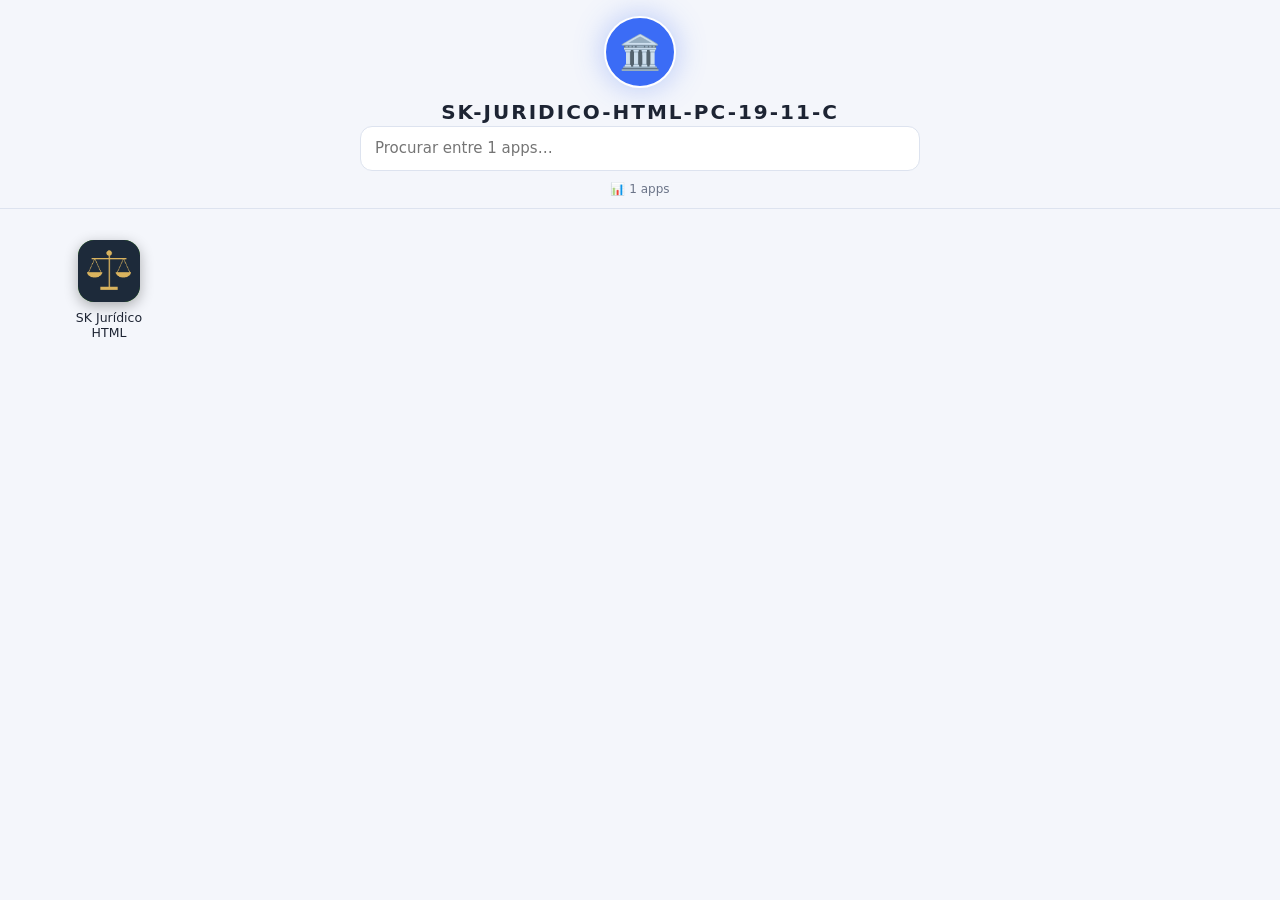
<file: index.html>
<!doctype html>
<!-- SK-HUB -->
<html lang="pt-BR">
<head>
  <meta charset="utf-8">
  <meta name="viewport" content="width=device-width, initial-scale=1, viewport-fit=cover">
  <title>SK-Juridico-HTML-PC-19-11-C</title>
  <style>
    :root{--bg:#f4f6fb;--card:#ffffff;--line:#dde3ef;--tx:#1d2433;--mut:#6b7488;--acc:#3b6cf6}
    *{box-sizing:border-box}body{margin:0;background:var(--bg);color:var(--tx);font:15px/1.4 system-ui,-apple-system,"Segoe UI",Roboto,sans-serif;padding:env(safe-area-inset-top) 0 24px}
    header{position:sticky;top:0;background:var(--bg);padding:16px 16px 10px;z-index:2;border-bottom:1px solid var(--line);text-align:center}
    .logo{width:72px;height:72px;border-radius:50%;margin:0 auto 10px;display:grid;place-items:center;background:var(--acc);color:var(--bg);font:bold 34px Georgia,serif;box-shadow:0 0 30px color-mix(in srgb,var(--acc) 35%,transparent);border:2px solid #fff}
    h1{margin:0;font-size:20px;letter-spacing:2px;text-transform:uppercase}.sub{color:var(--acc);font-size:12px;letter-spacing:2px;margin:4px 0 10px}
    input{width:100%;max-width:560px;padding:11px 14px;border-radius:12px;border:1px solid var(--line);background:var(--card);color:var(--tx);font:inherit}
    .grid{display:grid;grid-template-columns:repeat(auto-fill,minmax(96px,1fr));gap:12px;padding:16px;max-width:1200px;margin:0 auto}
    a.app{display:flex;flex-direction:column;align-items:center;gap:8px;text-decoration:none;color:var(--tx);padding:14px 6px;border-radius:14px;border:1px solid transparent;transition:.15s}
    a.app:hover,a.app:focus{background:var(--card);border-color:var(--line);outline:none;transform:translateY(-2px)}
    .ic{width:62px;height:62px;border-radius:16px;display:grid;place-items:center;font-weight:800;font-size:23px;color:#fff;overflow:hidden;box-shadow:0 4px 14px rgba(0,0,0,.3)}
    .ic.em{background:var(--card)!important;border:1px solid var(--line);font-size:32px}
    .ic img{width:100%;height:100%;object-fit:cover}
    .nm{font-size:12.5px;text-align:center;line-height:1.25;word-break:break-word;display:-webkit-box;-webkit-line-clamp:2;-webkit-box-orient:vertical;overflow:hidden}
    .ds{font-size:10.5px;color:var(--mut);text-align:center}
    .vazio{color:var(--mut);padding:30px 16px;text-align:center;grid-column:1/-1}
    .info{text-align:center;color:var(--mut);font-size:12px;margin-top:10px}
    .links{display:flex;gap:10px;justify-content:center;flex-wrap:wrap;padding:0 16px}
    .links a{color:var(--tx);text-decoration:none;font-size:13px;padding:9px 16px;border:1px solid var(--line);border-radius:30px}
    .links a:hover{background:var(--acc);color:var(--bg)}
    #inst{position:fixed;right:16px;bottom:16px;padding:13px 20px;border:0;border-radius:40px;background:var(--acc);color:var(--bg);font-weight:bold;font-size:15px;box-shadow:0 6px 20px rgba(0,0,0,.4);display:none;cursor:pointer}
  </style>
  <!-- PWA:inicio (gerado pelo Mini SK — pode refazer no painel 📱 PWA) -->
  <link rel="manifest" href="manifest.json">
  <meta name="theme-color" content="#3b6cf6">
  <meta name="mobile-web-app-capable" content="yes">
  <meta name="apple-mobile-web-app-capable" content="yes">
  <meta name="apple-mobile-web-app-status-bar-style" content="black-translucent">
  <meta name="apple-mobile-web-app-title" content="SK-Juridico-">
  <link rel="icon" href="favicon.ico" sizes="any">
  <link rel="icon" href="icons/icon.svg" type="image/svg+xml">
  <link rel="apple-touch-icon" href="icons/apple-touch-icon.png">
  <script>
    if ('serviceWorker' in navigator && location.protocol.indexOf('http') === 0) {
      addEventListener('load', function () { navigator.serviceWorker.register('service-worker.js').catch(function (e) { console.warn('Service worker:', e); }); });
    }
  </script>
  <!-- PWA:fim -->
</head>
<body>
  <header><div class="logo">🏛️</div><h1>SK-Juridico-HTML-PC-19-11-C</h1><input id="q" type="search" placeholder="Procurar entre 1 apps…" autocomplete="off"><div class="info" id="info"></div></header>
  <main class="grid" id="g"></main>
  <button id="inst">📥 Instalar app</button>
  <script>
    // Lista gravada pelo Mini SK — está DENTRO deste arquivo, não no navegador.
    // Funciona igual em qualquer celular e depois de instalar.
    var APPS = [
 {
  "n": "SK Jurídico HTML",
  "d": "",
  "u": "app/index.html",
  "i": "app/icons/icon-192.png",
  "e": "",
  "c": "hsl(100 62% 48%)",
  "l": "SJ"
 }
];
    var g = document.getElementById('g'), q = document.getElementById('q');
    function rec(){ try { return JSON.parse(localStorage.getItem('hub-recentes') || '[]'); } catch (e) { return []; } }
    function esc(s){ return String(s).replace(/[&<>"]/g, function(c){ return {'&':'&amp;','<':'&lt;','>':'&gt;','"':'&quot;'}[c]; }); }
    function card(a){ var ic = a.e ? '<span class="ic em">' + esc(a.e) + '</span>' : '<span class="ic" style="background:' + a.c + '">' + (a.i ? '<img src="' + esc(a.i) + '" alt="" loading="lazy" onerror="this.parentNode.textContent=\'' + esc(a.l) + '\'">' : esc(a.l)) + '</span>';
      return '<a class="app" href="' + esc(a.u) + '" data-u="' + esc(a.u) + '">' + ic + '<span class="nm">' + esc(a.n) + '</span>' + (a.d ? '<span class="ds">' + esc(a.d) + '</span>' : '') + '</a>'; }
    function show(){ var t = q.value.trim().toLowerCase(); var r = rec(); var list = APPS.filter(function(a){ return !t || (a.n + ' ' + a.d + ' ' + a.u).toLowerCase().indexOf(t) >= 0; });
      if (!t) list.sort(function(a,b){ var x = r.indexOf(a.u), y = r.indexOf(b.u); return (x < 0 ? 999 : x) - (y < 0 ? 999 : y); });
      g.innerHTML = list.map(card).join('') || '<p class="vazio">Nada encontrado.</p>';
      document.getElementById('info').textContent = '📊 ' + APPS.length + ' apps' + (!t && r.length ? ' · os usados por último aparecem primeiro' : ''); }
    g.addEventListener('click', function(e){ var a = e.target.closest('a.app'); if (!a) return; var r = rec().filter(function(u){ return u !== a.dataset.u; }); r.unshift(a.dataset.u); try { localStorage.setItem('hub-recentes', JSON.stringify(r.slice(0, 30))); } catch (e) {} });
    q.addEventListener('input', show); show();
    var ev; addEventListener('beforeinstallprompt', function(e){ e.preventDefault(); ev = e; document.getElementById('inst').style.display = 'block'; });
    document.getElementById('inst').onclick = function(){ if (ev) { ev.prompt(); ev = null; this.style.display = 'none'; } };
  </script>
</body>
</html>
</file>
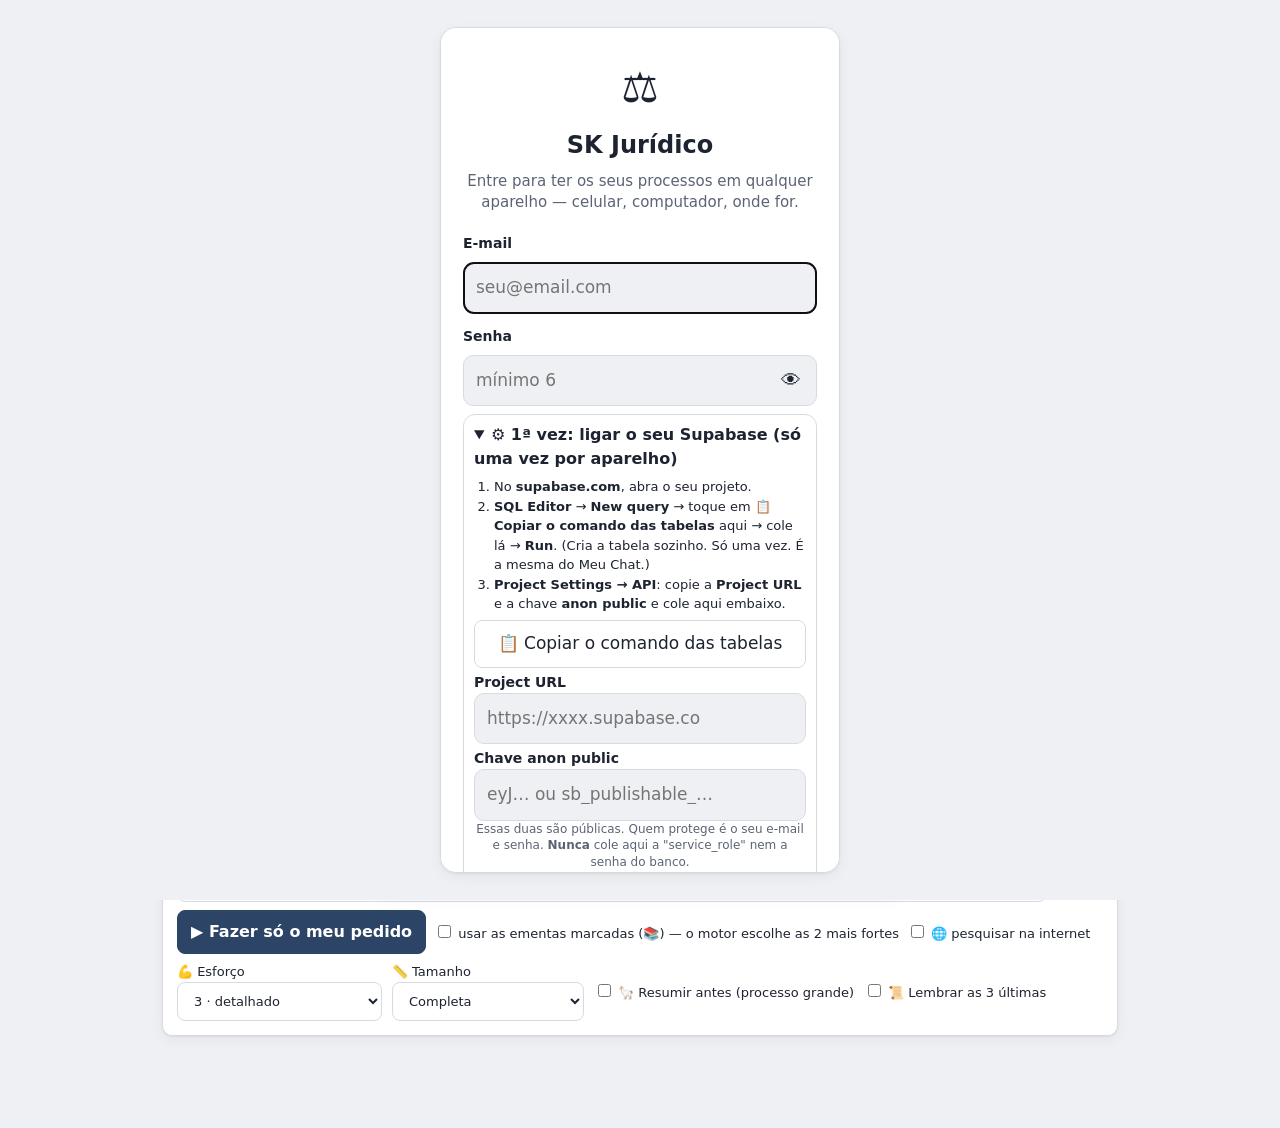
<file: app/index.html>
<!doctype html>
<html lang="pt-BR">
<head>
  <meta charset="utf-8">
  <meta name="viewport" content="width=device-width, initial-scale=1, viewport-fit=cover">
  <meta name="theme-color" content="#1d2a3a">
  <title>SK Jurídico HTML</title>
  <link rel="manifest" href="manifest.json">
  <link rel="icon" href="icons/icon-192.png">
  <link rel="apple-touch-icon" href="icons/icon-192.png">
  <link rel="stylesheet" href="css/app.css">
</head>
<body>
  <header class="topo">
    <div class="marca">⚖️ <b>SK Jurídico HTML</b> <span class="versao" id="versao"></span></div>
    <button class="chave-status" id="chave-status" data-ir="config" title="Chave da IA">🔑 sem chave</button>
  </header>

  <nav class="abas" id="abas" aria-label="Partes do app">
    <button data-aba="processar" class="ativa">⚡ Processar</button>
    <button data-aba="editor">✏️ Editor</button>
    <button data-aba="conversa">💬 Conversa</button>
    <button data-aba="documentos">📁 Documentos</button>
    <button data-aba="biblioteca">📚 Modelos e ementas</button>
    <button data-aba="regras">📜 Regras e memória</button>
    <button data-aba="codigos">🧪 Códigos</button>
    <button data-meuchat="1" title="O chat livre (separado do jurídico)">💬 Meu Chat</button>
    <button data-aba="ferramentas">🧰 Ferramentas</button>
    <button data-aba="config">⚙️ Config</button>
  </nav>

  <main>
    <section class="painel ativo" id="painel-processar"></section>
    <section class="painel" id="painel-editor"></section>
    <section class="painel" id="painel-conversa"></section>
    <section class="painel" id="painel-documentos"></section>
    <section class="painel" id="painel-biblioteca"></section>
    <section class="painel" id="painel-regras"></section>
    <section class="painel" id="painel-codigos"></section>
    <section class="painel" id="painel-ferramentas"></section>
    <section class="painel" id="painel-config"></section>
  </main>

  <div id="avisos" class="avisos" aria-live="polite"></div>

  <!-- Os módulos, NA ORDEM: 00 primeiro (o "caixa comum"), 99 por último (liga tudo). -->
  <script src="lib/jszip.min.js"></script>
  <script src="js/00-core.js"></script>
  <script src="js/10-ia.js"></script>
  <script src="js/nuvem-embutida.js"></script>
  <script src="js/lib/nuvem-neon.js"></script>
  <script src="js/lib/reconhecer.js"></script>
  <script src="js/12-online.js"></script>
  <script src="js/13-nuvem.js"></script>
  <script src="js/14-entrada.js"></script>
  <script src="js/12-voz.js"></script>
  <script src="js/16-internet.js"></script>
  <script src="js/22-drive.js"></script>
  <script src="js/15-importar.js"></script>
  <script src="js/18-texto.js"></script>
  <script src="js/25-regras.js"></script>
  <script src="js/21-motor.js"></script>
<script src="js/20-processar.js"></script>
  <script src="js/30-editor.js"></script>
  <script src="js/35-docx.js"></script>
  <script src="js/40-conversa.js"></script>
  <script src="js/50-documentos.js"></script>
  <script src="js/55-biblioteca.js"></script>
  <script src="js/56-restaurar.js"></script>
  <script src="js/60-codigos.js"></script>
  <script src="js/70-ferramentas.js"></script>
  <script src="js/80-config.js"></script>
  <script src="js/99-app.js"></script>
<script>window.TEMA_APP = { id: 'juridico', barra: 'header.topo', padrao: 'claro', cores: {
  claro: { '--bg': '#eef0f3', '--papel': '#ffffff', '--fg': '#1d2330', '--mut': '#5b6475', '--linha': '#d6dbe3', '--tinta': '#1d2a3a', '--tinta-2': '#2c4466', '--ouro': '#a07c2c', '--ouro-claro': '#f5ecd6', '--bom': '#2f7a55', '--bom-bg': '#e3f2ea', '--ruim': '#b3362b', '--ruim-bg': '#fbe7e4' },
  escuro: { '--bg': '#12161d', '--papel': '#1b212b', '--fg': '#e6eaf0', '--mut': '#a3adbd', '--linha': '#2e3746', '--tinta': '#dbe4f0', '--tinta-2': '#9fbbe0', '--ouro': '#d8b25a', '--ouro-claro': '#3a3020', '--bom': '#5cc794', '--bom-bg': '#173326', '--ruim': '#ff8a7d', '--ruim-bg': '#3a1d1a' },
  contraste: { '--bg': '#000000', '--papel': '#0d0d0d', '--fg': '#ffffff', '--mut': '#e0e0e0', '--linha': '#8a8a8a', '--tinta': '#ffffff', '--tinta-2': '#8cc4ff', '--ouro': '#ffd33d', '--ouro-claro': '#2a2400', '--bom': '#4dff8f', '--bom-bg': '#06260f', '--ruim': '#ff7070', '--ruim-bg': '#2d0909' },
  papel: { '--bg': '#efe5cf', '--papel': '#fbf5e7', '--fg': '#2a2115', '--mut': '#67563c', '--linha': '#d6c5a2', '--tinta': '#2a2115', '--tinta-2': '#6f430e', '--ouro': '#8a5514', '--ouro-claro': '#f1e2bf', '--bom': '#3d6a28', '--bom-bg': '#e4ecd5', '--ruim': '#9b2c2c', '--ruim-bg': '#f4dcd4' } } };</script>
<script src="js/tema.js"></script>
<script>window.JANELA_BARRA = 'header.topo';</script>
<script src="js/janela-pc.js"></script>
</body>
</html>
</file>
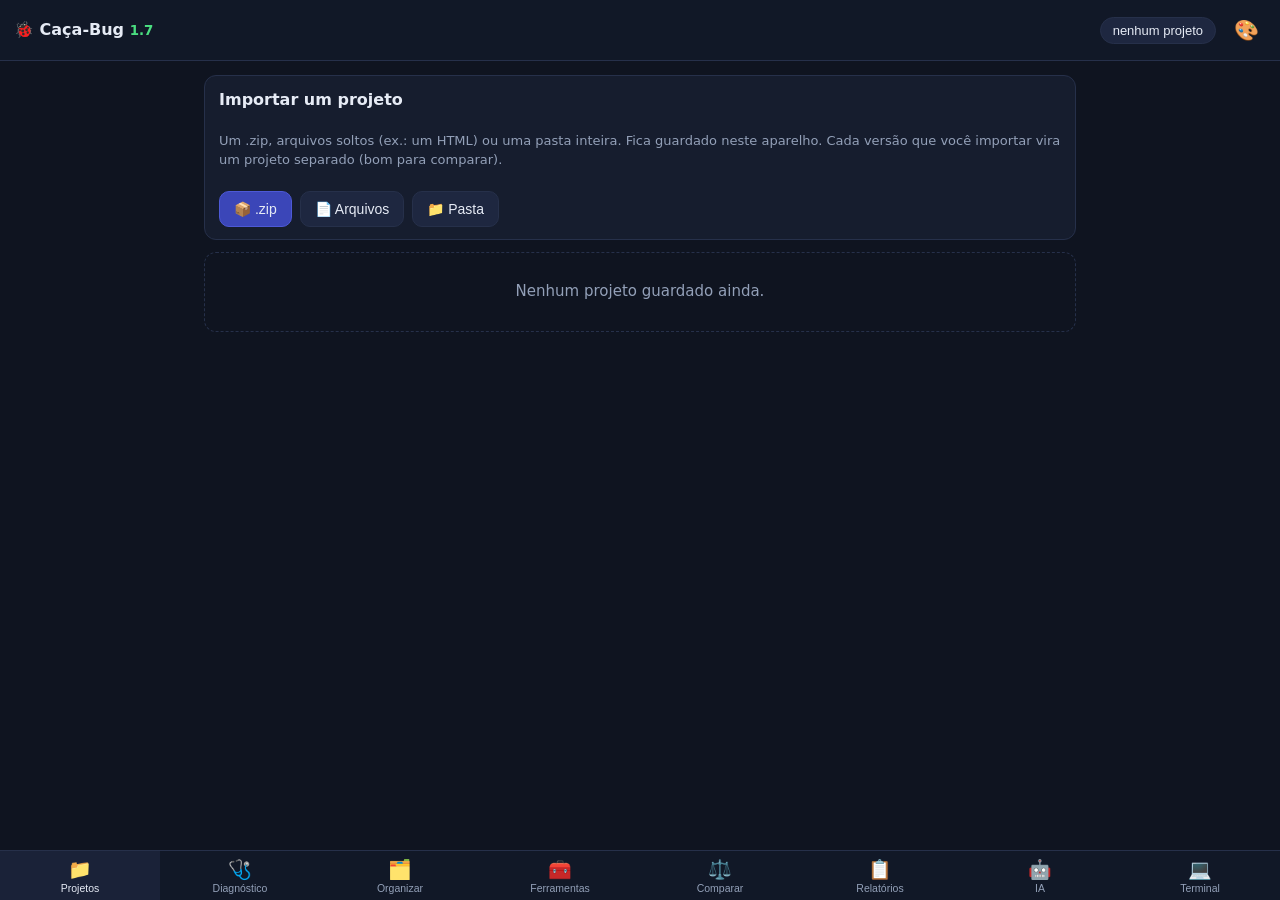
<file: app/ferramentas/cacabug/index.html>
<!doctype html>
<html lang="pt-BR">
<head>
<meta charset="utf-8">
<meta name="viewport" content="width=device-width, initial-scale=1, viewport-fit=cover">
<meta name="theme-color" content="#0f1420">
<title>Caça-Bug</title>
<link rel="manifest" href="manifest.json">
<link rel="icon" href="icons/icon-192.png">
<link rel="apple-touch-icon" href="icons/icon-192.png">
<link rel="stylesheet" href="css/app.css">
<script>if ('serviceWorker' in navigator && location.protocol.indexOf('http') === 0) addEventListener('load', function () { navigator.serviceWorker.register('sw.js').catch(function () {}); });</script>
</head>
<body>
  <header id="topo">
    <span class="logo">🐞 Caça-Bug <small style="color:var(--bom);font-weight:600">1.7</small></span>
    <button id="topo-proj" class="chip" title="Projeto em uso (toque para trocar)">nenhum projeto</button>
  </header>

  <main id="corpo">
    <section class="tela" data-tela="projetos" id="tela-projetos"></section>
    <section class="tela" data-tela="diagnostico" id="tela-diagnostico" hidden></section>
    <section class="tela" data-tela="organizar" id="tela-organizar" hidden></section>
    <section class="tela" data-tela="ferramentas" id="tela-ferramentas" hidden></section>
    <section class="tela" data-tela="comparar" id="tela-comparar" hidden></section>
    <section class="tela" data-tela="relatorios" id="tela-relatorios" hidden></section>
    <section class="tela" data-tela="ia" id="tela-ia" hidden></section>
    <section class="tela tela-larga" data-tela="terminal" id="tela-terminal" hidden></section>
    <section class="tela tela-ferr" data-tela="ferramenta" hidden>
      <div class="ferr-barra">
        <button class="btn small" id="ferr-voltar">← Voltar</button>
        <b id="ferr-titulo" class="grow"></b>
        <button class="btn small" id="ferr-mandar" title="Entregar o projeto em uso de novo">📥 Projeto</button>
        <button class="btn small primary" id="ferr-guardar">📌 Guardar relatório</button>
      </div>
      <div id="ferr-host"></div>
    </section>
  </main>

  <nav id="abas">
    <button data-aba="projetos">📁<span>Projetos</span></button>
    <button data-aba="diagnostico">🩺<span>Diagnóstico</span></button>
    <button data-aba="organizar">🗂️<span>Organizar</span></button>
    <button data-aba="ferramentas">🧰<span>Ferramentas</span></button>
    <button data-aba="comparar">⚖️<span>Comparar</span></button>
    <button data-aba="relatorios">📋<span>Relatórios</span></button>
    <button data-aba="ia">🤖<span>IA</span></button>
    <button data-aba="terminal">💻<span>Terminal</span></button>
  </nav>

  <script src="js/00-core.js"></script>
  <script src="js/20-zip.js"></script>
  <script src="js/30-projeto.js"></script>
  <script src="ferramentas/cirurgiao.js"></script>
  <script src="ferramentas/projeto-lab.js"></script>
  <script src="ferramentas/analisador-universal.js"></script>
  <script src="ferramentas/triagem.js"></script>
  <script src="ferramentas/gerador-eas.js"></script>
  <script src="ferramentas/ai-code-studio.js"></script>
  <script src="ferramentas/raiox.js"></script>
  <script src="ferramentas/desembrulhar.js"></script>
  <script src="lib/diff.min.js"></script>
  <script src="js/40-ferramentas.js"></script>
  <script src="js/50-relatorios.js"></script>
  <script src="js/60-comparar.js"></script>
  <script src="js/lib/plano-core.js"></script>
  <script src="js/lib/expo-core.js"></script>
  <script src="js/lib/organizar-core.js"></script>
  <script src="js/45-organizar.js"></script>
  <script src="js/46-limpo.js"></script>
<script src="js/70-ia.js"></script>
<script src="js/80-terminal.js"></script>
<script src="js/99-app.js"></script>
<script>window.TEMA_APP = { id: 'cacabug', barra: '#topo', padrao: 'escuro', cores: {
  escuro: null,
  claro: { '--bg': '#f4f6fb', '--card': '#ffffff', '--linha': '#d0d8e6', '--txt': '#172033', '--muted': '#55627a', '--acc': '#4f46e5', '--bom': '#15803d', '--meio': '#a15c00', '--ruim': '#c0262d' },
  contraste: { '--bg': '#000000', '--card': '#0f0f0f', '--linha': '#8a8a8a', '--txt': '#ffffff', '--muted': '#e0e0e0', '--acc': '#9aa6ff', '--bom': '#4dff8f', '--meio': '#ffd33d', '--ruim': '#ff7070' },
  papel: { '--bg': '#f2e9d6', '--card': '#fbf5e7', '--linha': '#d6c5a2', '--txt': '#2a2115', '--muted': '#67563c', '--acc': '#8a5514', '--bom': '#3d6a28', '--meio': '#9a5600', '--ruim': '#9b2c2c' }  },
  extra: { claro: '#topo,.ferr-barra,#abas,.dif-barra{background:var(--card)!important}#abas button.ativa{background:var(--bg)!important}.chip,.btn,.lab-chip,.toast{background:var(--bg)!important;color:var(--txt)!important}.btn.primary{background:var(--acc)!important;color:#fff!important;border-color:var(--acc)!important}.btn.danger{background:#fde8ea!important;color:#9b1c2c!important;border-color:#e3a2aa!important}code,pre.rel-texto,.inp,.lab-busca{background:var(--bg)!important;color:var(--txt)!important}.tag{background:#e3e8fb!important;color:#3730a3!important}.tag.laranja{background:#fde7cf!important;color:#7c3a06!important}.aviso{background:#fdf3d8!important;border-color:#e6c97a!important;color:#5a4300!important}.linha.ruim{color:#b91c1c!important}.linha.meio{color:#92400e!important}.linha.bom{color:#166534!important}.dl.add{background:#dcfce7!important;color:#14532d!important}.dl.del{background:#fde8ea!important;color:#7f1d1d!important}.dl.pulo{background:var(--bg)!important}.link-dif{color:#4338ca!important}table.tab tr.dif td{background:#fdf3d8!important}.toast.ok{background:#dcfce7!important}.toast.error{background:#fde8ea!important}', papel: '#topo,.ferr-barra,#abas,.dif-barra{background:var(--card)!important}#abas button.ativa{background:var(--bg)!important}.chip,.btn,.lab-chip,.toast{background:var(--bg)!important;color:var(--txt)!important}.btn.primary{background:var(--acc)!important;color:#fff!important;border-color:var(--acc)!important}.btn.danger{background:#fde8ea!important;color:#9b1c2c!important;border-color:#e3a2aa!important}code,pre.rel-texto,.inp,.lab-busca{background:var(--bg)!important;color:var(--txt)!important}.tag{background:#e3e8fb!important;color:#3730a3!important}.tag.laranja{background:#fde7cf!important;color:#7c3a06!important}.aviso{background:#fdf3d8!important;border-color:#e6c97a!important;color:#5a4300!important}.linha.ruim{color:#b91c1c!important}.linha.meio{color:#92400e!important}.linha.bom{color:#166534!important}.dl.add{background:#dcfce7!important;color:#14532d!important}.dl.del{background:#fde8ea!important;color:#7f1d1d!important}.dl.pulo{background:var(--bg)!important}.link-dif{color:#4338ca!important}table.tab tr.dif td{background:#fdf3d8!important}.toast.ok{background:#dcfce7!important}.toast.error{background:#fde8ea!important}' } };</script>
<script src="js/tema.js"></script>
<script>window.JANELA_BARRA = '#topo';</script>
<script src="js/janela-pc.js"></script>
</body>
</html>
</file>
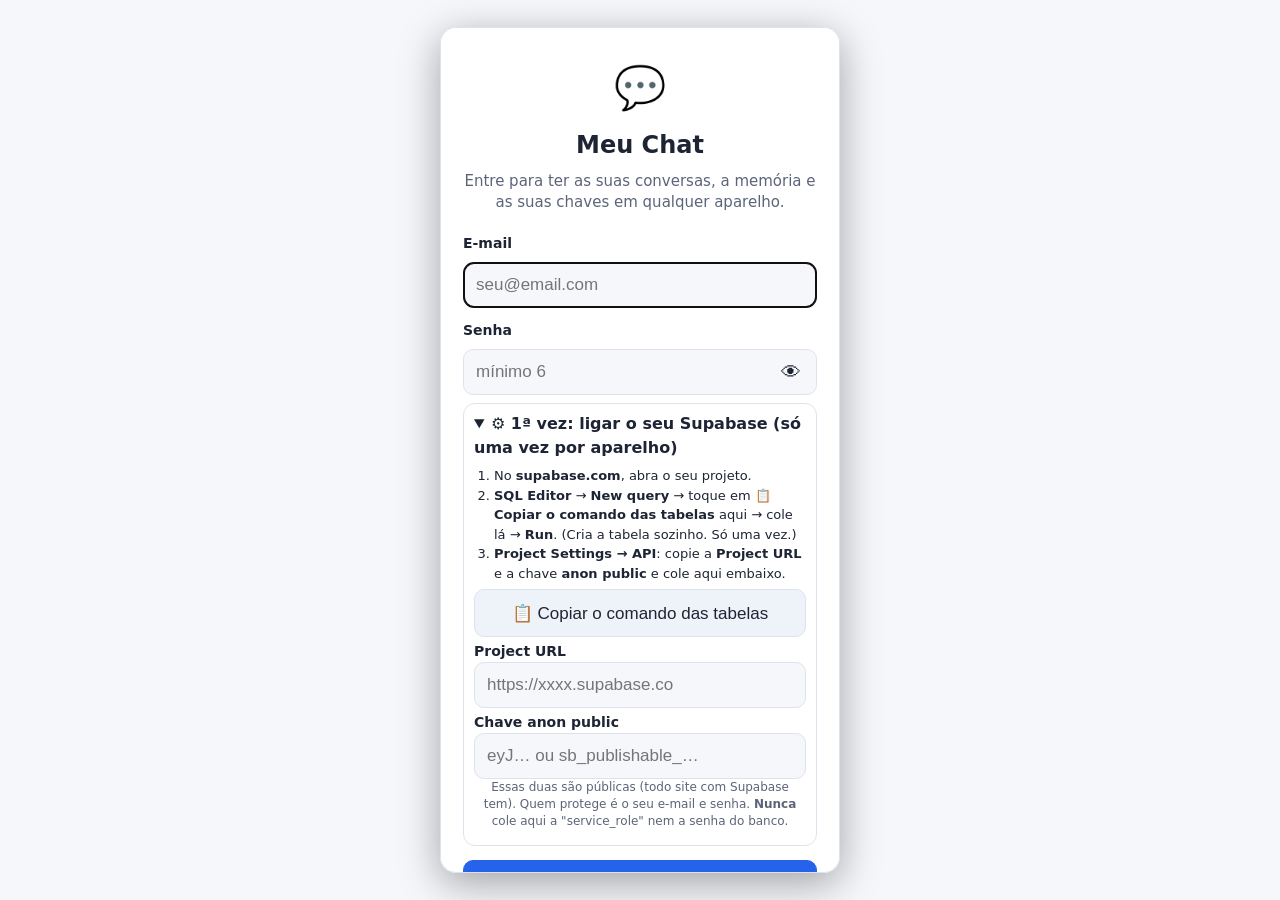
<file: app/ferramentas/meu-chat/index.html>
<!doctype html>
<html lang="pt-BR">
<head>
<meta charset="utf-8">
<meta name="viewport" content="width=device-width, initial-scale=1, viewport-fit=cover">
<meta name="theme-color" content="#0f172a">
<title>Meu Chat</title>
<link rel="manifest" href="manifest.json">
<link rel="icon" href="icons/icon-192.png">
<link rel="stylesheet" href="css/app.css">
</head>
<body>
<div id="app">
  <header id="topo">
    <button class="ic" id="bt-conversas" title="Conversas" aria-label="Conversas">☰</button>
    <div id="titulo"><b id="tit-conversa">Meu Chat</b><span id="tit-ia" class="mudo"></span></div>
    <span class="chip" id="versao">v19/11-B</span>
    <button class="ic" id="bt-contextos" title="Contextos" aria-label="Contextos">📌</button>
    <button class="ic" id="bt-links" title="Links e navegador interno (não gasta IA)" aria-label="Links">🔗</button>
    <button class="ic" id="bt-codigos" title="Meus códigos guardados (playground)" aria-label="Meus códigos">🧪</button>
    <button class="ic" id="bt-gasto" title="Quanto gastou (tokens e reais)" aria-label="Gasto">💰</button>
    <button class="ic" id="bt-guia" title="Guia: o que é cada app e como usar" aria-label="Guia">🧭</button>
    <button class="ic" id="bt-memoria" title="Memória" aria-label="Memória">🧠</button>
    <button class="ic" id="bt-config" title="Configurar" aria-label="Configurar">⚙️</button>
  </header>

  <main id="conversa" aria-live="polite"></main>

  <div id="anexos" hidden></div>
  <footer id="barra">
    <div class="linha-op">
      <label class="op" title="Ligado: o guia dos seus apps vai junto (gasta mais). Desligado: só vai quando você pergunta dos seus apps."><input type="checkbox" id="op-guia"> 🧭 Guia</label>
      <label class="op" title="Pesquisar na internet antes de responder"><input type="checkbox" id="op-busca"> 🌐 Internet</label>
      <label class="op" title="Falar as respostas em voz natural"><input type="checkbox" id="op-falar"> 🔊 Falar</label>
      <label class="op" title="Conversa por voz: fala e escuta sem tocar"><input type="checkbox" id="op-maos"> 🙌 Mãos livres</label>
      <label class="op" title="Quando a resposta terminar: apita, vibra e mostra notificação (bom para o Ollama, que demora)"><input type="checkbox" id="op-pronta"> 🔔 Avisar</label>
      <label class="op" title="Enquanto ela escreve, a tela não apaga (o Android não pausa o app no meio)"><input type="checkbox" id="op-tela"> 🔆 Tela acesa</label>
      <button class="op bt-op" id="bt-docs" type="button" title="Documentação de um projeto, só nesta pergunta">📄 Docs</button>
      <label class="op" title="Manda a mesma pergunta para várias IAs (toque e segure para escolher quais)"><input type="checkbox" id="op-comparar"> ⚖️ Comparar</label>
    </div>
    <div class="linha-in">
      <button class="ic" id="bt-foto" title="Mandar foto ou print" aria-label="Foto">📷</button>
      <input type="file" id="in-foto" accept="image/*" multiple hidden>
      <button class="ic" id="bt-arq" title="Mandar arquivo (texto, código) ou projeto .zip (abre aqui e você escolhe o que vai)" aria-label="Arquivo">📎</button>
      <button class="ic" id="bt-qr" title="Ler QR Code (câmera ou print)" aria-label="Ler QR Code">🔳</button>
      <input type="file" id="in-arq" multiple hidden>
      <textarea id="entrada" rows="1" placeholder="Escreva, ou toque no 🎤…"></textarea>
      <button class="ic grande" id="bt-mic" title="Falar" aria-label="Microfone">🎤</button>
      <button class="ic grande primario" id="bt-enviar" title="Enviar" aria-label="Enviar">➤</button>
    </div>
  </footer>
</div>

<aside id="gaveta" class="painel" hidden>
  <div class="cab"><b>💬 Conversas</b><button class="ic" data-fechar>✕</button></div>
  <div class="linha"><button class="bt primario" id="bt-nova">＋ Nova conversa</button></div>
  <input class="campo" id="busca-conv" placeholder="Procurar nas conversas…">
  <div id="lista-conv"></div>
  <hr>
  <div class="linha"><button class="bt" id="bt-backup">⤓ Backup de tudo</button><button class="bt" id="bt-drive">📤 Drive</button><button class="bt" id="bt-restaurar">⤒ Restaurar</button></div>
  <input type="file" id="in-restaurar" accept=".json,.zip,application/json" hidden>
  <p class="mudo pequeno">Restaurar não apaga nada: o que for diferente entra ao lado.</p>
</aside>

<aside id="painel-memoria" class="painel" hidden>
  <div class="cab"><b>🧠 Memória</b><button class="ic" data-fechar>✕</button></div>
  <p class="mudo pequeno">Tudo aqui vai junto em TODA conversa. A IA também guarda sozinha o que for importante (aparece "🧠 guardei"). Uma coisa por linha. Pode editar e apagar.</p>
  <textarea class="campo" id="memoria-texto" rows="14" placeholder="Ex.: Meu nome é Maikon. Sou advogado em MG. Prefiro respostas curtas e em português simples."></textarea>
  <div class="linha"><button class="bt primario" id="bt-mem-salvar">💾 Salvar memória</button><span id="mem-status" class="mudo pequeno"></span></div>
</aside>

<aside id="painel-guia" class="painel" hidden>
  <div class="cab"><b>🧭 Guia dos seus apps</b><button class="ic" data-fechar>✕</button></div>
  <p class="mudo pequeno">O que é cada app, a versão atual e como usar. Toque no nome para abrir. 🔊 lê para você; 🤖 o chat explica.</p>
  <input class="campo" id="guia-busca" placeholder="Procurar (ex.: juntar, terminal, jurídico, links)…" autocomplete="off">
  <div id="guia-corpo"></div>
</aside>

<aside id="painel-links" class="painel" hidden>
  <div class="cab"><b>🔗 Links</b><button class="ic" data-fechar>✕</button></div>
  <p class="mudo pequeno">Guarde e abra links aqui dentro. <b>Não gasta nada da IA</b>: 📥 só coloca o texto da página na caixa, e você decide se manda.</p>
  <input class="campo" id="link-novo" placeholder="Cole um endereço (https://…)" inputmode="url" autocomplete="off">
  <div class="linha"><button class="bt primario" id="link-abrir">🌐 Abrir aqui</button><button class="bt" id="link-add">➕ Guardar</button></div>
  <div id="links-corpo"></div>
</aside>
<aside id="painel-codigos" class="painel" hidden>
  <div class="cab"><b>🧪 Meus códigos</b><button class="ic" data-fechar>✕</button></div>
  <p class="mudo pequeno">Os códigos que você guardou (💾 nos blocos de código). ▶ abre no playground para ver e mexer; 💬 coloca na conversa para a IA continuar. Com o login, aparecem em qualquer aparelho.</p>
  <input class="campo" id="cod-busca" placeholder="Procurar nos códigos…" autocomplete="off">
  <div id="codigos-corpo"></div>
</aside>
<aside id="painel-gasto" class="painel" hidden>
  <div class="cab"><b>💰 Gasto</b><button class="ic" data-fechar>✕</button></div>
  <div id="gasto-corpo"></div>
</aside>
<aside id="painel-contextos" class="painel" hidden>
  <div class="cab"><b>📌 Contextos</b><button class="ic" data-fechar>✕</button></div>
  <div id="contextos-corpo"></div>
</aside>

<aside id="painel-config" class="painel" hidden>
  <div class="cab"><b>⚙️ Configurar</b><button class="ic" data-fechar>✕</button></div>
  <div id="config-corpo"></div>
</aside>

<div id="previa" hidden>
  <div class="cab"><b id="previa-tit">👁 Prévia</b><span class="mudo pequeno" id="previa-tipo"></span><span style="flex:1"></span><button class="bt" id="previa-editar" title="Abrir o código para mexer (playground)">✏️ Editar</button><button class="bt" id="previa-recarregar">⟳</button><button class="bt" id="previa-baixar">⤓</button><button class="ic" id="previa-fechar">✕</button></div>
  <div id="previa-editor" hidden><textarea id="previa-cod" spellcheck="false" autocapitalize="off" autocomplete="off"></textarea><div class="linha"><button class="bt primario" id="previa-rodar">▶ Rodar de novo</button><button class="bt" id="previa-copiar">📋 Copiar</button><button class="bt" id="previa-guardar" title="Guardar em 🧪 Meus códigos">💾 Guardar</button><span class="mudo pequeno">Mexa no código e toque em ▶. Para a IA continuar daqui: 📋 Copiar e cole no chat.</span></div></div>
  <iframe id="previa-quadro" sandbox="allow-scripts allow-forms allow-modals allow-popups" title="Prévia do código"></iframe>
  <div id="previa-erros" class="pequeno"></div>
</div>

<div id="aviso" hidden></div>

<script src="js/00-base.js"></script>
<script src="js/10-banco.js"></script>
<script src="js/11-online.js"></script>
<script src="js/nuvem-embutida.js"></script>
<script src="js/lib/nuvem-neon.js"></script>
<script src="js/12-nuvem.js"></script>
<script src="js/14-entrada.js"></script>
<script src="js/20-provedores.js"></script>
<script src="js/30-memoria.js"></script>
<script src="js/33-contextos.js"></script>
<script src="js/34-guia.js"></script>
<script src="js/35-jeito.js"></script>
<script src="js/36-gasto.js"></script>
<script src="js/37-arquivos.js"></script>
<script src="js/38-codigos.js"></script>
<script src="js/39-qr.js"></script>
<script src="js/41-pronto.js"></script>
<script src="js/42-testar.js"></script>
<script src="js/43-links.js"></script>
<script src="js/44-docs.js"></script>
<script src="js/45-mesa.js"></script>
<script src="js/40-voz.js"></script>
<script src="js/50-internet.js"></script>
<script src="js/60-previa.js"></script>
<script src="js/70-texto.js"></script>
<script src="js/80-chat.js"></script>
<script src="js/lib/cofre-arquivo.js"></script>
<script src="js/lib/guia-versoes.js"></script>
<script src="js/lib/guia-maikon.js"></script>
<script src="js/lib/jszip.min.js"></script>
<script src="js/85-config.js"></script>
<script src="js/87-cofre.js"></script>
<script src="js/lib/reconhecer.js"></script>
<script src="js/90-backup.js"></script>
<script src="js/91-restaurar.js"></script>
<script src="js/95-ponte-lab.js"></script>
<script src="js/99-app.js"></script>
<script>window.JANELA_BARRA = '#topo';</script>
<script src="js/janela-pc.js"></script>
</body>
</html>
</file>
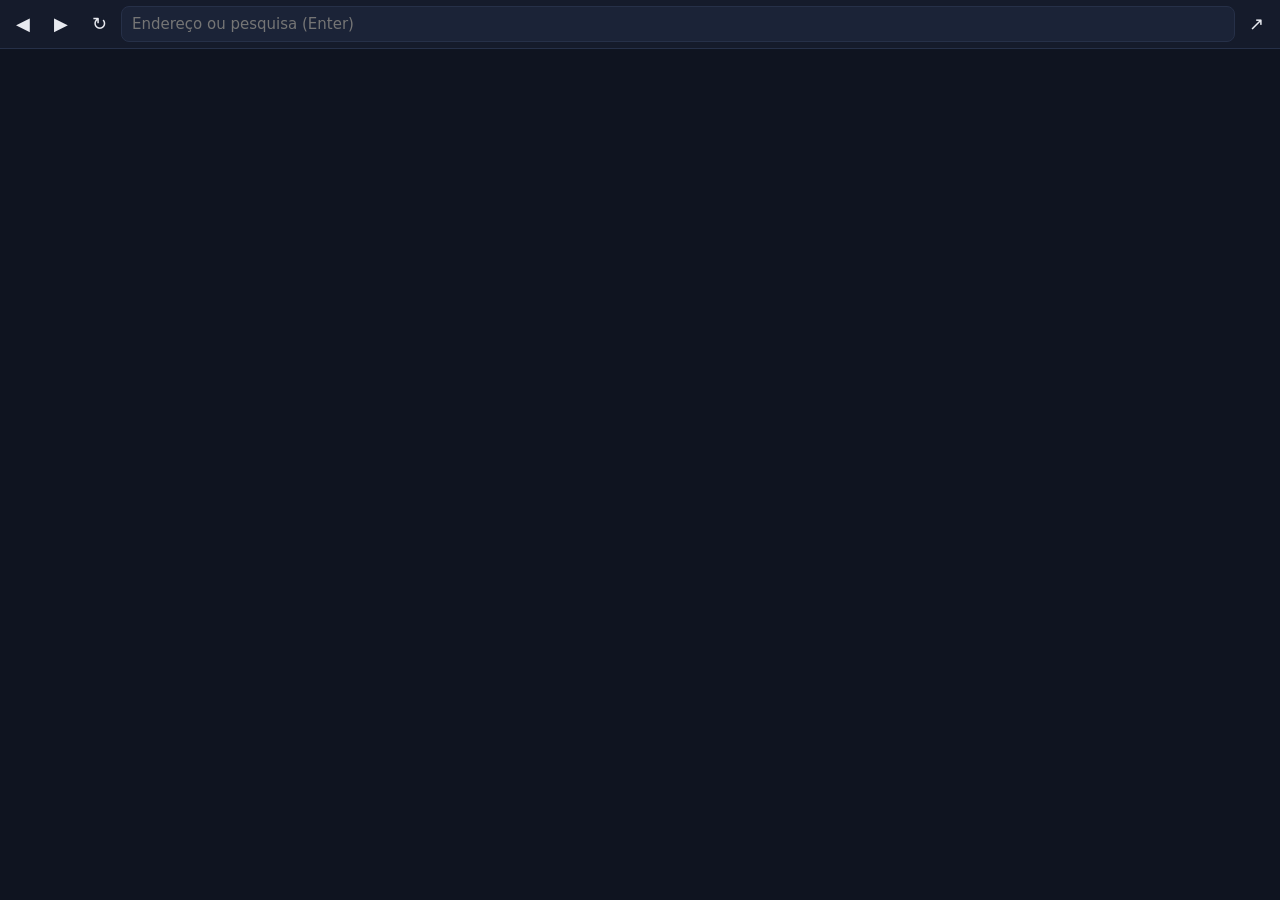
<file: electron/navegador.html>
<!doctype html>
<html lang="pt-BR">
<head>
<meta charset="utf-8">
<meta http-equiv="Content-Security-Policy" content="default-src 'self' 'unsafe-inline'; img-src * data:">
<title>🌐 Navegador — Mini SK</title>
<style>
  html, body { margin: 0; height: 100%; background: #0f1420; color: #e8eaf0; font: 15px system-ui, 'Segoe UI', sans-serif; overflow: hidden; }
  .barra { display: flex; gap: 4px; align-items: center; padding: 6px; background: #151b2b; border-bottom: 1px solid #263048; }
  button { background: transparent; color: #e8eaf0; border: 0; border-radius: 8px; font-size: 18px; padding: 4px 10px; cursor: pointer; }
  button:hover { background: #1b2337; }
  button:disabled { opacity: .35; }
  input { flex: 1; min-width: 0; background: #1b2337; color: #e8eaf0; border: 1px solid #263048; border-radius: 8px; padding: 8px 10px; font: inherit; }
  .carregando { height: 2px; background: #3fa36b; width: 0; transition: width .3s; }
  webview { position: absolute; top: 50px; left: 0; right: 0; bottom: 0; }
  #recentes { position: absolute; top: 48px; left: 140px; right: 60px; background: #151b2b; border: 1px solid #263048; border-radius: 8px; max-height: 60vh; overflow: auto; z-index: 9; display: none; }
  #recentes div { padding: 8px 10px; cursor: pointer; white-space: nowrap; overflow: hidden; text-overflow: ellipsis; font-size: 14px; }
  #recentes div:hover { background: #1b2337; }
</style>
</head>
<body>
<div class="barra">
  <button id="voltar" title="Voltar">◀</button>
  <button id="frente" title="Avançar">▶</button>
  <button id="recarregar" title="Recarregar">↻</button>
  <input id="end" placeholder="Endereço ou pesquisa (Enter)" spellcheck="false" autocomplete="off">
  <button id="fora" title="Abrir no navegador do Windows">↗</button>
</div>
<div class="carregando" id="carregando"></div>
<div id="recentes"></div>
<webview id="w" partition="persist:navegador" allowpopups src="about:blank"></webview>
<script>
(function () {
  var w = document.getElementById('w'), end = document.getElementById('end'), rec = document.getElementById('recentes'), carr = document.getElementById('carregando');
  function historico() { try { return JSON.parse(localStorage.getItem('historico') || '[]'); } catch (e) { return []; } }
  function guardar(u) { if (!/^https?:/.test(u)) return; try { var h = historico().filter(function (x) { return x !== u; }); h.unshift(u); localStorage.setItem('historico', JSON.stringify(h.slice(0, 40))); localStorage.setItem('ultimo', u); } catch (e) {} }
  function arrumar(t) {
    t = (t || '').trim();
    if (!t) return 'https://duckduckgo.com/';
    if (/^https?:\/\//i.test(t)) return t;
    if (!/\s/.test(t) && /\./.test(t)) return 'https://' + t;
    return 'https://duckduckgo.com/?kl=br-pt&q=' + encodeURIComponent(t);
  }
  function ir(t) { rec.style.display = 'none'; w.loadURL(arrumar(t)).catch(function () {}); }
  function botoes() { try { document.getElementById('voltar').disabled = !w.canGoBack(); document.getElementById('frente').disabled = !w.canGoForward(); } catch (e) {} }
  window.irPara = function (u) { ir(u || localStorage.getItem('ultimo') || ''); };
  document.getElementById('voltar').onclick = function () { if (w.canGoBack()) w.goBack(); };
  document.getElementById('frente').onclick = function () { if (w.canGoForward()) w.goForward(); };
  document.getElementById('recarregar').onclick = function () { w.reload(); };
  document.getElementById('fora').onclick = function () { if (window.navegadorPC) window.navegadorPC.fora(w.getURL()); };
  end.addEventListener('keydown', function (e) { if (e.key === 'Enter') { ir(end.value); end.blur(); } if (e.key === 'Escape') rec.style.display = 'none'; });
  end.addEventListener('focus', function () {
    end.select();
    var h = historico(); if (!h.length) return;
    rec.innerHTML = ''; h.slice(0, 15).forEach(function (u) { var d = document.createElement('div'); d.textContent = u; d.onmousedown = function () { ir(u); }; rec.appendChild(d); });
    rec.style.display = 'block';
  });
  end.addEventListener('blur', function () { setTimeout(function () { rec.style.display = 'none'; }, 150); });
  w.addEventListener('did-start-loading', function () { carr.style.width = '60%'; });
  w.addEventListener('did-stop-loading', function () { carr.style.width = '100%'; setTimeout(function () { carr.style.width = '0'; }, 300); botoes(); });
  w.addEventListener('did-navigate', function (e) { if (document.activeElement !== end) end.value = e.url; guardar(e.url); botoes(); });
  w.addEventListener('did-navigate-in-page', function (e) { if (e.isMainFrame && document.activeElement !== end) end.value = e.url; botoes(); });
  w.addEventListener('page-title-updated', function (e) { document.title = '🌐 ' + e.title; });
  document.addEventListener('keydown', function (e) { if (e.altKey && e.key === 'ArrowLeft' && w.canGoBack()) w.goBack(); if (e.altKey && e.key === 'ArrowRight' && w.canGoForward()) w.goForward(); if (e.key === 'F5') w.reload(); if (e.ctrlKey && e.key === 'l') end.focus(); });
})();
</script>
</body>
</html>
</file>
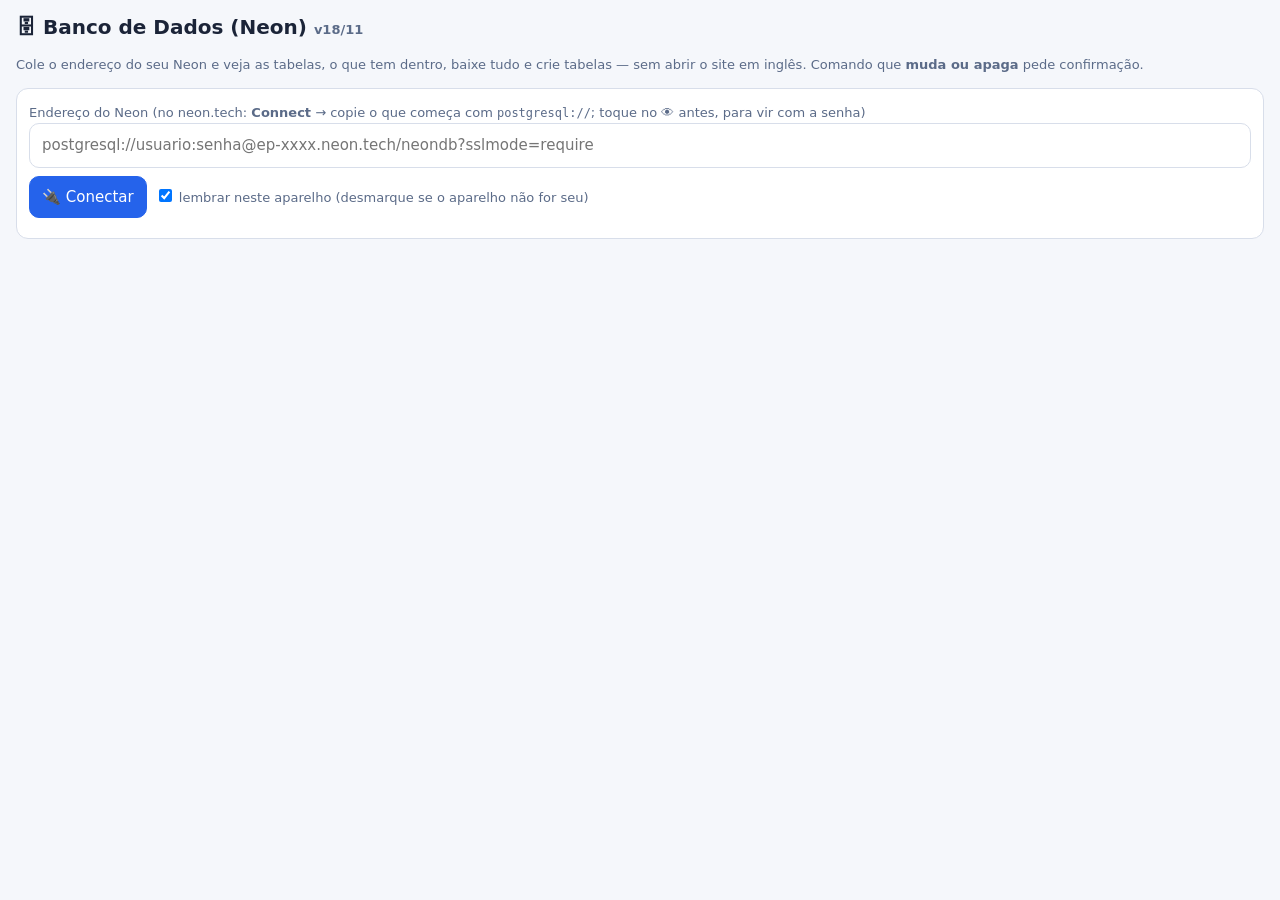
<file: app/ferramentas/banco-neon.html>
<!doctype html>
<html lang="pt-BR">
<head>
<meta charset="utf-8">
<meta name="viewport" content="width=device-width, initial-scale=1">
<title>Banco de Dados (Neon)</title>
<style>
  :root { --bg:#0f172a; --card:#162036; --li:#2a3550; --txt:#e6edf8; --mut:#93a4c3; --ok:#22c55e; --er:#ef4444; --ac:#60a5fa; }
  @media (prefers-color-scheme: light) { :root:not([data-theme="dark"]) { --bg:#f5f7fb; --card:#fff; --li:#d8deea; --txt:#1b2438; --mut:#5b6b88; } }
  * { box-sizing: border-box; }
  body { margin: 0; background: var(--bg); color: var(--txt); font: 15px/1.5 system-ui, -apple-system, Segoe UI, Roboto, sans-serif; padding: 12px 16px 40px; }
  h1 { font-size: 20px; margin: 0 0 4px; }
  .mut { color: var(--mut); font-size: 13px; }
  .card { background: var(--card); border: 1px solid var(--li); border-radius: 12px; padding: 12px; margin: 10px 0; }
  input, textarea, select { width: 100%; padding: 10px 12px; border-radius: 10px; border: 1px solid var(--li); background: transparent; color: var(--txt); font: inherit; }
  textarea { min-height: 110px; font: 13px/1.4 ui-monospace, Menlo, Consolas, monospace; }
  .linha { display: flex; flex-wrap: wrap; gap: 8px; margin: 8px 0; align-items: center; }
  button { background: #1e2b48; color: #fff; border: 1px solid var(--li); border-radius: 10px; padding: 9px 12px; font: inherit; cursor: pointer; min-height: 40px; }
  button.p { background: #2563eb; border-color: #2563eb; }
  button.perigo { background: #7f1d1d; border-color: #7f1d1d; }
  .st { font-weight: 600; } .st.ok { color: var(--ok); } .st.er { color: var(--er); }
  .tab { display: flex; justify-content: space-between; gap: 8px; padding: 10px; border: 1px solid var(--li); border-radius: 10px; margin: 6px 0; cursor: pointer; }
  .tab:hover { border-color: var(--ac); }
  .grade { overflow: auto; max-height: 60vh; border: 1px solid var(--li); border-radius: 10px; }
  table { border-collapse: collapse; font-size: 13px; min-width: 100%; }
  th, td { border-bottom: 1px solid var(--li); padding: 6px 8px; text-align: left; vertical-align: top; max-width: 320px; overflow-wrap: anywhere; }
  th { position: sticky; top: 0; background: var(--card); }
  code { font-family: ui-monospace, Menlo, Consolas, monospace; font-size: 12px; }
  .modal { position: fixed; inset: 0; background: rgba(0,0,0,.6); display: flex; align-items: center; justify-content: center; padding: 16px; z-index: 9; }
  .modal > div { background: var(--card); border: 1px solid var(--li); border-radius: 12px; padding: 16px; width: min(520px, 100%); }
</style>
</head>
<body>
<h1>🗄 Banco de Dados (Neon) <span class="mut">v18/11</span></h1>
<p class="mut">Cole o endereço do seu Neon e veja as tabelas, o que tem dentro, baixe tudo e crie tabelas — sem abrir o site em inglês. Comando que <b>muda ou apaga</b> pede confirmação.</p>

<div class="card">
  <label class="mut" for="conn">Endereço do Neon (no neon.tech: <b>Connect</b> → copie o que começa com <code>postgresql://</code>; toque no 👁 antes, para vir com a senha)</label>
  <input id="conn" type="password" placeholder="postgresql://usuario:senha@ep-xxxx.neon.tech/neondb?sslmode=require" autocomplete="off">
  <div class="linha"><button class="p" id="b-con">🔌 Conectar</button><label class="mut"><input type="checkbox" id="lembrar" style="width:auto" checked> lembrar neste aparelho (desmarque se o aparelho não for seu)</label></div>
  <div id="st" class="st"></div>
</div>

<div id="area" hidden>
  <div class="card">
    <div class="linha"><b style="flex:1">📋 Tabelas</b><button id="b-atual">⟳</button><button id="b-backup">⬇ Baixar tudo (backup)</button></div>
    <div id="tabelas"></div>
  </div>
  <div class="card" id="rc-card">
    <b>🔎 Reconhecer este banco</b>
    <p class="mut">Lê tudo, descobre <b>de qual app é cada coisa</b> (Meu Chat, SK Jurídico, o SK Jurídico 1.7 antigo da Replit…) e devolve para o lugar certo — sem você mexer em JSON. Também baixa cada parte separada e o <b>formato</b> do banco (para nenhuma IA criar tabela errada).</p>
    <div class="linha"><button class="p" id="rc-ir">🔎 Reconhecer</button><button id="rc-formato">📐 Baixar o formato (esquema)</button></div>
    <div id="rc-res"></div>
  </div>
  <div class="card" id="ver" hidden>
    <div class="linha"><b id="ver-nome" style="flex:1"></b><button id="b-ant">◀</button><span id="ver-pag" class="mut"></span><button id="b-prox">▶</button></div>
    <p id="ver-cols" class="mut"></p>
    <div class="grade" id="ver-grade"></div>
    <div class="linha"><button id="b-csv">⬇ CSV (Excel)</button><button id="b-json">⬇ JSON</button></div>
  </div>
  <div class="card">
    <b>✨ Criar uma tabela pronta</b>
    <div class="linha"><select id="modelo" style="flex:1"></select><button class="p" id="b-criar">Criar</button></div>
    <p id="modelo-txt" class="mut"></p>
  </div>
  <div class="card" id="ia-card">
    <b>🤖 Pedir à IA (fale em português)</b>
    <p class="mut">Diga o que você quer, do seu jeito. Ex.: <i>"quero uma tabela de clientes com nome, CPF e telefone"</i> ou <i>"acrescenta o campo data da audiência nos processos"</i>. A IA vê as tabelas que você já tem, monta o comando e explica antes. Você confere e toca em ▶ Rodar.</p>
    <textarea id="ia-pedido" placeholder="O que você quer fazer no banco?" style="min-height:70px"></textarea>
    <div class="linha"><button id="ia-voz" title="Falar em vez de escrever">🎤 Falar</button><button class="p" id="ia-montar">🤖 Montar o comando</button></div>
    <div id="ia-resp"></div>
  </div>
  <div class="card">
    <b>🧩 Criar uma tabela do meu jeito</b>
    <p class="mut">Pense numa planilha: a <b>tabela</b> é a planilha, cada <b>campo</b> é uma coluna, cada <b>linha</b> é um registro. Escreva o nome e os campos — eu monto o comando.</p>
    <input id="nt-nome" placeholder="Nome da tabela (ex.: honorarios)">
    <div id="nt-campos"></div>
    <div class="linha"><button id="nt-mais">＋ Campo</button><button class="p" id="nt-criar">🧩 Criar a tabela</button></div>
    <p id="nt-sql" class="mut"></p>
  </div>
  <div class="card">
    <b>➕ Acrescentar um campo numa tabela que já existe</b>
    <div class="linha"><select id="nc-tab" style="flex:1"></select></div>
    <div class="linha"><input id="nc-nome" placeholder="Nome do campo (ex.: telefone2)" style="flex:2"><select id="nc-tipo" style="flex:1"></select></div>
    <div class="linha"><button class="p" id="nc-ok">➕ Acrescentar</button></div>
  </div>
  <div class="card">
    <b>▶ Comando (SQL)</b>
    <p class="mut">Para consultar: <code>select * from mc_itens limit 20</code>. Comandos que mudam ou apagam (insert, update, delete, drop, alter, truncate…) pedem que você escreva CONFIRMO.</p>
    <textarea id="sql" spellcheck="false" autocapitalize="off"></textarea>
    <div class="linha"><button class="p" id="b-rodar">▶ Rodar</button></div>
    <div class="grade" id="res"></div>
  </div>
</div>

<script>/* reconhecer.js — cópia embutida (18/11) */
/* ♻️ RECONHECER (18/11) — a mesma peça no Meu Chat, no SK Jurídico HTML e no 🗄 Banco.
   Recebe QUALQUER coisa que veio dos seus apps e diz sozinho O QUE É e PARA ONDE VAI:
   - backup do Meu Chat (.json) · backup do SK Jurídico HTML / Assistente Jurídico (.json)
   - o "⬇ backup" do 🗄 Banco (todas as tabelas) ou o próprio banco lido direto (Neon)
   - a tabela mc_itens (Meu Chat + jurídico na nuvem): separa por tipo
   - o banco ANTIGO do SK Jurídico 1.7 da Replit (ementas, doc_templates, custom_actions, ai_history, snippets, conversations/messages…)
   - qualquer outra tabela: mostra as colunas e quantas linhas tem (para você ou a IA entender o formato)
   Devolve um "pacote" já no formato de cada app. Nada é apagado: restaurar sempre JUNTA. */
(function () {
  'use strict';
  const LOJAS_JUR = ['documentos', 'modelos', 'ementas', 'historico', 'conversas', 'regras', 'codigos'];
  const vazio = () => ({ juridico: { lojas: Object.fromEntries(LOJAS_JUR.map((l) => [l, []])), prefs: {} }, meuchat: { conversas: [], memoria: '', codigos: {}, links: [] }, outros: [] });
  const quando = (v) => { const t = v ? Date.parse(v) : NaN; return isNaN(t) ? (typeof v === 'number' ? v : Date.now()) : t; };
  const txtHtml = (t) => '<p>' + String(t || '').replace(/&/g, '&amp;').replace(/</g, '&lt;').replace(/\n{2,}/g, '</p><p>').replace(/\n/g, '<br>') + '</p>';
  const colunas = (linhas) => { const s = new Set(); (linhas || []).slice(0, 50).forEach((r) => r && typeof r === 'object' && Object.keys(r).forEach((k) => s.add(k))); return [...s]; };
  const parse = (v) => { if (typeof v !== 'string') return v; try { return JSON.parse(v); } catch (e) { return v; } };

  // ── as tabelas do SK Jurídico 1.7 (Replit) → lojas do SK Jurídico HTML ──
  const ANTIGO = {
    ementas: (r) => ['ementas', { id: 'v17-' + r.id, titulo: r.titulo || 'Ementa', categoria: r.categoria || '', texto: r.texto || '', marcada: false, criado: Date.now() }],
    doc_templates: (r) => ['modelos', { id: 'v17-' + r.id, titulo: r.titulo || 'Modelo', html: /<\w/.test(r.conteudo || '') ? r.conteudo : txtHtml(r.conteudo), categoria: r.categoria || '', criado: Date.now() }],
    prompt_templates: (r) => ['regras', { id: 'v17p-' + r.id, tipo: 'regra', titulo: r.titulo || 'Modelo de pedido', texto: r.texto || '', ativa: false, criado: Date.now() }],
    custom_actions: (r) => ['regras', { id: 'v17a-' + r.id, tipo: 'regra', titulo: '⚡ Ação: ' + (r.label || 'sem nome'), texto: (r.description ? r.description + '\n\n' : '') + (r.prompt || ''), ativa: false, criado: Date.now() }],
    ai_history: (r) => ['historico', { id: 'v17-' + r.id, titulo: (r.action || 'IA') + ' — ' + String(r.input_preview || r.inputPreview || '').slice(0, 60), html: txtHtml(r.result), md: r.result || '', acao: r.action || '', pergunta: r.input_preview || r.inputPreview || '', criado: quando(r.created_at || r.createdAt) }],
    snippets: (r) => ['codigos', { id: 'v17-' + r.id, nome: r.title || 'Código', codigo: (r.mode === 'html' || !r.mode ? '<!doctype html>\n<style>\n' + (r.css || '') + '\n</style>\n' + (r.html || '') + '\n<script>\n' + (r.js || '') + '\n<\/script>' : r.js || r.html || ''), tipo: 'html', criado: Date.now() }],
  };
  const NOMES_ANTIGO = { ementas: 'ementas', doc_templates: 'modelos de documento', prompt_templates: 'modelos de pedido', custom_actions: 'ações personalizadas (o motor que você criou)', ai_history: 'histórico da IA', snippets: 'códigos (playground)', conversations: 'conversas', messages: 'mensagens' };

  function deTabelas(tabelas, p, achados) {
    for (const [nome, linhas0] of Object.entries(tabelas || {})) {
      const linhas = Array.isArray(linhas0) ? linhas0 : [];
      if (nome === 'mc_itens') {
        let c = { conv: 0, mem: 0, cod: 0, jur: 0, cofre: 0 };
        for (const r of linhas) {
          if (!r || r.apagado === true || r.apagado === 't') continue;
          const d = parse(r.dados); const tipo = String(r.tipo || '');
          if (tipo === 'conversa' && d && d.msgs) { p.meuchat.conversas.push(d); c.conv++; }
          else if (tipo === 'memoria' && d) { p.meuchat.memoria += (p.meuchat.memoria ? '\n' : '') + (d.texto || ''); c.mem++; }
          else if (tipo === 'codigo' && d) { p.meuchat.codigos[r.id] = d; c.cod++; }
          else if (tipo.startsWith('jur:') && tipo !== 'jur:prefs' && d) { const l = tipo.slice(4); if (p.juridico.lojas[l]) { p.juridico.lojas[l].push(d); c.jur++; } }
          else if (tipo === 'jur:prefs' && d) Object.assign(p.juridico.prefs, d);
          else if (tipo === 'cofre') c.cofre++;
        }
        achados.push({ nome: 'mc_itens (Meu Chat + SK Jurídico na nuvem)', reconhecido: true, linhas: linhas.length, detalhe: c.conv + ' conversa(s) e ' + c.cod + ' código(s) do Meu Chat' + (c.mem ? ', a memória' : '') + ' · ' + c.jur + ' item(ns) do SK Jurídico' + (c.cofre ? ' · 🔐 cofre das chaves (trancado: abra em ☁️ → Trazer as chaves)' : '') });
      } else if (ANTIGO[nome]) {
        for (const r of linhas) { const [l, it] = ANTIGO[nome](r); p.juridico.lojas[l].push(it); }
        achados.push({ nome: nome + ' (SK Jurídico 1.7 da Replit)', reconhecido: true, linhas: linhas.length, detalhe: linhas.length + ' ' + NOMES_ANTIGO[nome] + ' → SK Jurídico HTML' });
      } else if (nome === 'conversations' && tabelas.messages) {
        const msgs = tabelas.messages || [];
        for (const cv of linhas) {
          const m = msgs.filter((x) => String(x.conversation_id || x.conversationId) === String(cv.id)).sort((a, b) => quando(a.created_at || a.createdAt) - quando(b.created_at || b.createdAt));
          p.juridico.lojas.conversas.push({ id: 'v17-' + cv.id, titulo: cv.title || 'Conversa', criado: quando(cv.created_at || cv.createdAt), msgs: m.map((x) => ({ role: x.role === 'user' ? 'user' : 'assistant', content: x.content || '', t: quando(x.created_at || x.createdAt) })) });
        }
        achados.push({ nome: 'conversations + messages (SK Jurídico 1.7)', reconhecido: true, linhas: linhas.length, detalhe: linhas.length + ' conversa(s) com ' + msgs.length + ' mensagem(ns) → SK Jurídico HTML' });
      } else if (nome === 'messages' && tabelas.conversations) { /* já foi junto com conversations */ }
      else {
        p.outros.push({ nome, linhas });
        achados.push({ nome, reconhecido: false, linhas: linhas.length, detalhe: 'não é de nenhum app conhecido. Colunas: ' + (colunas(linhas).join(', ') || '(vazia)') });
      }
    }
  }

  // o principal: olha o que veio e diz o que é
  function detectar(obj, origem) {
    const p = vazio(), achados = [];
    let formato = 'desconhecido';
    if (obj && obj.app === 'meu-chat') {
      formato = 'Backup do Meu Chat';
      p.meuchat.conversas = obj.conversas || []; p.meuchat.memoria = obj.memoria || '';
      achados.push({ nome: 'Meu Chat', reconhecido: true, linhas: (obj.conversas || []).length, detalhe: (obj.conversas || []).length + ' conversa(s)' + (obj.memoria ? ' e a memória' : '') + ((obj.chaves || []).length ? ' · ⚠ tem ' + obj.chaves.length + ' chave(s) dentro' : '') });
      p.meuchat.original = obj;
    } else if (obj && obj.app === 'assistente-juridico') {
      formato = 'Backup do SK Jurídico HTML';
      for (const [l, itens] of Object.entries(obj.lojas || {})) if (p.juridico.lojas[l]) p.juridico.lojas[l] = itens;
      achados.push({ nome: 'SK Jurídico HTML', reconhecido: true, linhas: Object.values(obj.lojas || {}).reduce((t, x) => t + x.length, 0), detalhe: LOJAS_JUR.map((l) => (obj.lojas && obj.lojas[l] ? obj.lojas[l].length : 0) + ' ' + l).join(' · ') });
      p.juridico.prefs = obj.prefs || {};
    } else if (obj && obj.tabelas && typeof obj.tabelas === 'object') {
      formato = 'Banco de dados (' + Object.keys(obj.tabelas).length + ' tabela(s))';
      deTabelas(obj.tabelas, p, achados);
    } else if (Array.isArray(obj) && obj.length && obj[0] && 'tipo' in obj[0] && 'dados' in obj[0]) {
      formato = 'Tabela mc_itens (exportada)'; deTabelas({ mc_itens: obj }, p, achados);
    } else if (Array.isArray(obj)) {
      formato = 'Lista de ' + obj.length + ' item(ns)';
      const cols = colunas(obj);
      if (cols.includes('texto') && cols.includes('titulo')) { obj.forEach((r, i) => p.juridico.lojas.ementas.push({ id: 'imp-' + (r.id || i), titulo: r.titulo, categoria: r.categoria || '', texto: r.texto, marcada: false, criado: Date.now() })); achados.push({ nome: 'lista', reconhecido: true, linhas: obj.length, detalhe: 'parece EMENTAS (titulo + texto) → SK Jurídico HTML' }); }
      else { p.outros.push({ nome: origem || 'lista', linhas: obj }); achados.push({ nome: origem || 'lista', reconhecido: false, linhas: obj.length, detalhe: 'Colunas: ' + cols.join(', ') }); }
    } else if (obj && typeof obj === 'object') {
      // talvez um objeto de tabelas sem o "tabelas"
      const arrays = Object.entries(obj).filter(([, v]) => Array.isArray(v));
      if (arrays.length) { formato = 'Conjunto de ' + arrays.length + ' lista(s)'; deTabelas(Object.fromEntries(arrays), p, achados); }
    }
    const nJur = Object.values(p.juridico.lojas).reduce((t, x) => t + x.length, 0), nMC = p.meuchat.conversas.length + Object.keys(p.meuchat.codigos).length + (p.meuchat.memoria ? 1 : 0);
    return { formato, achados, pacote: p, nJur, nMC };
  }

  // 📐 o FORMATO de um banco: tabelas, colunas e o SQL para criar igual (para a IA e para você)
  function formatoMarkdown(colunasPorTabela, contagem) {
    let md = '# 📐 Formato do banco\n\nGerado em ' + new Date().toLocaleString('pt-BR') + '. Mande isto para a IA antes de pedir mudanças: assim ela não cria tabela no formato errado.\n\n';
    let sql = '';
    for (const [t, cols] of Object.entries(colunasPorTabela)) {
      md += '## ' + t + ' (' + (contagem[t] != null ? contagem[t] + ' linhas' : '?') + ')\n\n| coluna | tipo | vazio? | padrão |\n|---|---|---|---|\n' + cols.map((c) => '| ' + c.column_name + ' | ' + c.data_type + ' | ' + (c.is_nullable === 'YES' ? 'pode' : 'não') + ' | ' + (c.column_default || '') + ' |').join('\n') + '\n\n';
      sql += 'create table if not exists ' + t + ' (\n' + cols.map((c) => '  ' + c.column_name + ' ' + (c.data_type === 'character varying' ? 'text' : c.data_type) + (c.is_nullable === 'NO' ? ' not null' : '') + (c.column_default && !/nextval/.test(c.column_default) ? ' default ' + c.column_default : '')).join(',\n') + '\n);\n\n';
    }
    return md + '## SQL para criar igual\n\n```sql\n' + sql + '```\n';
  }
  window.Reconhecer = { detectar, formatoMarkdown, LOJAS_JUR };
})();

</script>
<script>
(function () {
  'use strict';
  const $ = (s) => document.querySelector(s);
  const E = (s) => String(s == null ? '' : s).replace(/[&<>"]/g, (c) => ({ '&': '&amp;', '<': '&lt;', '>': '&gt;', '"': '&quot;' }[c]));
  const CDN = 'https://cdn.jsdelivr.net/npm/@neondatabase/serverless@0.10.4/+esm';
  let sql = null, atual = null, pag = 0, POR = 50, ultimas = [];
  const MODELOS = {
    mc_itens: ['Meu Chat + SK Jurídico (a nuvem dos dois apps)', 'create table if not exists mc_itens (tipo text not null, id text not null, dados jsonb, apagado boolean not null default false, atualizado bigint not null, primary key (tipo, id));\ncreate index if not exists mc_itens_atualizado on mc_itens (atualizado);'],
    clientes: ['Clientes do escritório (nome, CPF, telefone, e-mail, anotações)', 'create table if not exists clientes (id bigserial primary key, nome text not null, cpf text, telefone text, email text, endereco text, anotacoes text, criado timestamptz not null default now());'],
    processos: ['Processos (número, cliente, vara, situação, próximo prazo)', 'create table if not exists processos (id bigserial primary key, numero text unique, cliente text, vara text, assunto text, situacao text, proximo_prazo date, anotacoes text, criado timestamptz not null default now());'],
    prazos: ['Prazos (processo, o que fazer, data limite, feito?)', 'create table if not exists prazos (id bigserial primary key, processo text, oque text not null, data_limite date not null, feito boolean not null default false, criado timestamptz not null default now());'],
  };
  $('#modelo').innerHTML = Object.entries(MODELOS).map(([k, v]) => '<option value="' + k + '">' + E(k + ' — ' + v[0]) + '</option>').join('');
  const mostrarModelo = () => { $('#modelo-txt').innerHTML = '<code>' + E(MODELOS[$('#modelo').value][1]) + '</code>'; };
  $('#modelo').onchange = mostrarModelo; mostrarModelo();

  // o mesmo endereço do Meu Chat / SK Jurídico (se já estiver guardado neste aparelho)
  try { const g = JSON.parse(localStorage.getItem('meuchat:nuvem:neon') || '""'); if (g) { $('#conn').value = g; $('#lembrar').checked = true; } } catch (e) {}

  const st = (t, ok) => { const el = $('#st'); el.textContent = t; el.className = 'st ' + (ok === true ? 'ok' : ok === false ? 'er' : ''); };
  function traduzir(e) {
    const t = String((e && e.message) || e);
    if (/password authentication failed|28P01/i.test(t)) return 'A senha do endereço está errada (copie de novo em Connect, com o 👁).';
    if (/does not exist/i.test(t) && /relation|table/i.test(t)) return 'Essa tabela não existe.';
    if (/syntax error/i.test(t)) return 'O comando tem um erro de escrita: ' + t;
    if (/fetch|network|Failed/i.test(t)) return 'Sem conexão (internet ou endereço errado).';
    return t;
  }
  async function q(texto, params) { return sql(texto, params || []); }

  $('#b-con').onclick = async () => {
    const c = $('#conn').value.trim();
    if (!/^postgres(ql)?:\/\//i.test(c)) return st('Cole o endereço que começa com postgresql://', false);
    st('⏳ Conectando…');
    try {
      const m = await import(CDN);
      sql = m.neon(c, { disableWarningInBrowsers: true });
      const v = await q('select version() as v, current_database() as db');
      st('🟢 Conectado ao banco "' + v[0].db + '" (' + String(v[0].v).split(' ').slice(0, 2).join(' ') + ')', true);
      try { if ($('#lembrar').checked) localStorage.setItem('meuchat:nuvem:neon', JSON.stringify(c)); else localStorage.removeItem('meuchat:nuvem:neon'); } catch (e) {}
      $('#area').hidden = false; listar();
    } catch (e) { sql = null; $('#area').hidden = true; st('🔴 Não conectou: ' + traduzir(e), false); }
  };

  async function listar() {
    const el = $('#tabelas'); el.innerHTML = '<p class="mut">⏳ Lendo as tabelas…</p>';
    try {
      const t = await q("select table_name from information_schema.tables where table_schema = 'public' and table_type = 'BASE TABLE' order by table_name");
      if (!t.length) { el.innerHTML = '<p class="mut">Nenhuma tabela ainda. Crie uma em ✨ Criar uma tabela pronta.</p>'; return; }
      const linhas = [];
      for (const r of t.slice(0, 60)) { let n = '?'; try { n = (await q('select count(*)::int as n from "' + r.table_name.replace(/"/g, '""') + '"'))[0].n; } catch (e) {} linhas.push([r.table_name, n]); }
      el.innerHTML = linhas.map(([n, c]) => '<div class="tab" data-t="' + E(n) + '"><b>' + E(n) + '</b><span class="mut">' + c + ' linha(s) ›</span></div>').join('');
    } catch (e) { el.innerHTML = '<p class="st er">' + E(traduzir(e)) + '</p>'; }
  }
  $('#tabelas').onclick = (e) => { const d = e.target.closest('[data-t]'); if (d) { atual = d.dataset.t; pag = 0; ver(); } };
  $('#b-atual').onclick = listar;

  function grade(rows) {
    if (!rows.length) return '<p class="mut" style="padding:8px">(vazio)</p>';
    const cols = Object.keys(rows[0]);
    const cel = (v) => { if (v == null) return '<span class="mut">—</span>'; if (typeof v === 'object') v = JSON.stringify(v); v = String(v); return E(v.length > 300 ? v.slice(0, 300) + '…' : v); };
    return '<table><tr>' + cols.map((c) => '<th>' + E(c) + '</th>').join('') + '</tr>' + rows.map((r) => '<tr>' + cols.map((c) => '<td>' + cel(r[c]) + '</td>').join('') + '</tr>').join('') + '</table>';
  }
  const nomeSeguro = (n) => '"' + String(n).replace(/"/g, '""') + '"';
  async function ver() {
    $('#ver').hidden = false; $('#ver-nome').textContent = '📄 ' + atual; $('#ver-grade').innerHTML = '<p class="mut" style="padding:8px">⏳</p>';
    try {
      const cols = await q('select column_name, data_type from information_schema.columns where table_schema = \'public\' and table_name = $1 order by ordinal_position', [atual]);
      $('#ver-cols').textContent = 'Colunas: ' + cols.map((c) => c.column_name + ' (' + c.data_type + ')').join(' · ');
      // 17/11: na tela vêm só os 300 primeiros caracteres de cada campo (antes vinha o código inteiro e dava "response is too large")
      const lista = cols.length ? cols.map((c) => 'left(' + nomeSeguro(c.column_name) + '::text, 300) as ' + nomeSeguro(c.column_name)).join(', ') : '*';
      ultimas = await q('select ' + lista + ' from ' + nomeSeguro(atual) + ' order by ctid limit ' + POR + ' offset ' + (pag * POR));
      $('#ver-pag').textContent = 'pág. ' + (pag + 1);
      $('#ver-grade').innerHTML = grade(ultimas);
      $('#ver').scrollIntoView({ behavior: 'smooth', block: 'start' });
    } catch (e) { $('#ver-grade').innerHTML = '<p class="st er" style="padding:8px">' + E(traduzir(e)) + '</p>'; }
  }
  $('#b-ant').onclick = () => { if (pag > 0) { pag--; ver(); } };
  $('#b-prox').onclick = () => { if (ultimas.length === POR) { pag++; ver(); } };

  function baixar(nome, texto, tipo) { const a = document.createElement('a'); a.href = URL.createObjectURL(new Blob([texto], { type: tipo })); a.download = nome; document.body.appendChild(a); a.click(); setTimeout(() => { URL.revokeObjectURL(a.href); a.remove(); }, 1000); }
  function csv(rows) {
    if (!rows.length) return '';
    const cols = Object.keys(rows[0]); const c = (v) => { if (v == null) return ''; if (typeof v === 'object') v = JSON.stringify(v); v = String(v); return /[";\n]/.test(v) ? '"' + v.replace(/"/g, '""') + '"' : v; };
    return '﻿' + cols.join(';') + '\n' + rows.map((r) => cols.map((k) => c(r[k])).join(';')).join('\n');
  }
  // em pedaços de 25 linhas: o Neon recusa resposta acima de 64 MB (era o erro "response is too large")
  async function tudoDe(t, aviso) {
    const out = []; let n = 0, P = 25;
    while (n < 20000) {
      let l;
      try { l = await q('select * from ' + nomeSeguro(t) + ' order by ctid limit ' + P + ' offset ' + n); }
      catch (e) { if (/too large|67108864/i.test(String(e && e.message)) && P > 1) { P = Math.max(1, Math.floor(P / 4)); continue; } throw e; } // linha grande: pega menos de cada vez
      out.push(...l); n += l.length; if (aviso) aviso(out.length); if (l.length < P) break;
    }
    return out;
  }
  $('#b-csv').onclick = async () => { try { baixar(atual + '.csv', csv(await tudoDe(atual)), 'text/csv;charset=utf-8'); } catch (e) { alert(traduzir(e)); } };
  $('#b-json').onclick = async () => { try { baixar(atual + '.json', JSON.stringify(await tudoDe(atual), null, 1), 'application/json'); } catch (e) { alert(traduzir(e)); } };
  $('#b-backup').onclick = async () => {
    try {
      st('⏳ Juntando todas as tabelas…', true);
      const t = await q("select table_name from information_schema.tables where table_schema = 'public' and table_type = 'BASE TABLE'");
      const out = { feito: new Date().toISOString(), tabelas: {} };
      for (const r of t) out.tabelas[r.table_name] = await tudoDe(r.table_name, (n) => st('⏳ ' + r.table_name + ': ' + n + ' linha(s)…', true));
      baixar('backup-neon-' + new Date().toISOString().slice(0, 10) + '.json', JSON.stringify(out), 'application/json');
      st('🟢 Backup baixado (' + t.length + ' tabela(s)). Guarde no HD.', true);
    } catch (e) { st('🔴 ' + traduzir(e), false); }
  };

  // ✋ comando que muda ou apaga: escreva CONFIRMO
  function confirmar(texto) {
    return new Promise((ok) => {
      const w = document.createElement('div'); w.className = 'modal';
      w.innerHTML = '<div><h3 style="margin-top:0">✋ Esse comando muda ou apaga dados</h3><p class="mut">Confira antes. Se apagar, não tem como voltar (a não ser pelo backup).</p><pre style="white-space:pre-wrap;max-height:30vh;overflow:auto"><code>' + E(texto.slice(0, 2000)) + '</code></pre><p>Para rodar, escreva <b>CONFIRMO</b>:</p><input id="cf"><div class="linha" style="justify-content:flex-end"><button id="nao">Cancelar</button><button class="perigo" id="sim">Rodar</button></div></div>';
      document.body.appendChild(w);
      w.querySelector('#nao').onclick = () => { w.remove(); ok(false); };
      w.querySelector('#sim').onclick = () => { const v = w.querySelector('#cf').value.trim().toUpperCase() === 'CONFIRMO'; w.remove(); ok(v); };
    });
  }
  const MUDA = /\b(insert|update|delete|drop|alter|truncate|create|grant|revoke|rename|comment|vacuum|reindex)\b/i;
  async function rodar(texto, seguro) {
    const partes = texto.split(/;\s*(?:\n|$)/).map((s) => s.trim()).filter(Boolean);
    if (!partes.length) return { ok: false, erro: 'comando vazio' };
    if (!seguro && partes.some((p) => MUDA.test(p)) && !(await confirmar(texto))) { $('#res').innerHTML = '<p class="mut" style="padding:8px">Cancelado.</p>'; return { ok: false, cancelado: true }; }
    $('#res').innerHTML = '<p class="mut" style="padding:8px">⏳</p>';
    try {
      let ult = [];
      for (const p of partes) ult = await q(p);
      $('#res').innerHTML = Array.isArray(ult) && ult.length ? grade(ult) : '<p class="st ok" style="padding:8px">✅ Feito.</p>';
      if (partes.some((p) => MUDA.test(p))) listar();
      return { ok: true, linhas: ult };
    } catch (e) { $('#res').innerHTML = '<p class="st er" style="padding:8px">' + E(traduzir(e)) + '</p>'; return { ok: false, erro: String((e && e.message) || e) }; }
  }
  $('#b-rodar').onclick = () => rodar($('#sql').value);

  // 🧩 tabela do meu jeito (sem escrever comando)
  const TIPOS = [['texto', 'text', 'Texto'], ['numero', 'numeric', 'Número (valor, quantidade)'], ['inteiro', 'bigint', 'Número inteiro'], ['data', 'date', 'Data'], ['datahora', 'timestamptz', 'Data e hora'], ['simnao', 'boolean', 'Sim / Não'], ['dados', 'jsonb', 'Dados livres (JSON)']];
  const opTipos = TIPOS.map((t) => '<option value="' + t[1] + '">' + t[2] + '</option>').join('');
  const limpo = (n) => String(n || '').normalize('NFD').replace(/[\u0300-\u036f]/g, '').toLowerCase().replace(/[^a-z0-9_]+/g, '_').replace(/^_+|_+$/g, '').replace(/^(\d)/, '_$1').slice(0, 50);
  function campo(n, t) { const d = document.createElement('div'); d.className = 'linha'; d.innerHTML = '<input class="nt-c" placeholder="Nome do campo (ex.: cliente)" style="flex:2" value="' + E(n || '') + '"><select class="nt-t" style="flex:1">' + opTipos + '</select><button class="nt-x" title="Tirar">✕</button>'; if (t) d.querySelector('select').value = t; $('#nt-campos').appendChild(d); }
  campo('nome', 'text'); campo('valor', 'numeric'); campo('data', 'date');
  $('#nt-mais').onclick = () => campo();
  $('#nt-campos').onclick = (e) => { if (e.target.classList.contains('nt-x')) e.target.parentNode.remove(); };
  function sqlNova() {
    const nome = limpo($('#nt-nome').value); if (!nome) throw new Error('Escreva o nome da tabela.');
    const cs = [...document.querySelectorAll('#nt-campos .linha')].map((d) => [limpo(d.querySelector('.nt-c').value), d.querySelector('.nt-t').value]).filter((c) => c[0] && c[0] !== 'id' && c[0] !== 'criado');
    if (!cs.length) throw new Error('Ponha pelo menos um campo.');
    return 'create table if not exists ' + nome + ' (id bigserial primary key, ' + cs.map((c) => c[0] + ' ' + c[1]).join(', ') + ', criado timestamptz not null default now())';
  }
  $('#nt-campos').oninput = $('#nt-nome').oninput = () => { try { $('#nt-sql').innerHTML = '<code>' + E(sqlNova()) + '</code>'; } catch (e) { $('#nt-sql').textContent = ''; } };
  $('#nt-campos').onchange = $('#nt-campos').oninput;
  $('#nt-criar').onclick = async () => { try { await rodar(sqlNova(), true); } catch (e) { $('#res').innerHTML = '<p class="st er" style="padding:8px">' + E(e.message) + '</p>'; } };
  // ➕ campo novo numa tabela que já existe (não apaga nada)
  $('#nc-tipo').innerHTML = opTipos;
  async function pintarNc() { try { const t = await q("select table_name from information_schema.tables where table_schema = 'public' and table_type = 'BASE TABLE' order by table_name"); $('#nc-tab').innerHTML = t.map((r) => '<option>' + E(r.table_name) + '</option>').join(''); } catch (e) {} }
  const listar0 = listar; listar = async function () { await listar0(); pintarNc(); };
  $('#nc-ok').onclick = async () => {
    const t = $('#nc-tab').value, c = limpo($('#nc-nome').value);
    if (!t || !c) return alert('Escolha a tabela e escreva o nome do campo.');
    await rodar('alter table ' + nomeSeguro(t) + ' add column if not exists ' + c + ' ' + $('#nc-tipo').value, true);
  };
  $('#b-criar').onclick = () => rodar(MODELOS[$('#modelo').value][1], true); // "if not exists": não apaga nada


  // ---------- 🔎 RECONHECER (18/11) ----------
  function appPai() {
    let P = null; try { P = window.parent && window.parent !== window ? window.parent : null; } catch (e) { P = null; }
    try { if (P && P.J && P.J.restaurar) return { nome: 'SK Jurídico', abrir: (r) => P.J.restaurar.janela(r, 'Do banco Neon') }; } catch (e) {}
    try { if (P && P.MC && P.MC.restaurar) return { nome: 'Meu Chat', abrir: (r) => P.MC.restaurar.janela(r, 'Do banco Neon') }; } catch (e) {}
    return null;
  }
  async function lerTudo() {
    const t = await q("select table_name from information_schema.tables where table_schema = 'public' and table_type = 'BASE TABLE' order by table_name");
    const tabelas = {};
    for (const r of t) tabelas[r.table_name] = await tudoDe(r.table_name, (n) => { $('#rc-res').innerHTML = '<p class="mut">⏳ ' + E(r.table_name) + ': ' + n + ' linha(s)…</p>'; });
    return tabelas;
  }
  let rcUltimo = null;
  $('#rc-ir').onclick = async () => {
    if (!sql) { $('#rc-res').innerHTML = '<p class="st er">Conecte primeiro (🔌 lá em cima).</p>'; return; }
    try {
      const tabelas = await lerTudo();
      const r = Reconhecer.detectar({ tabelas }, 'banco Neon'); rcUltimo = r; const p = r.pacote, pai = appPai();
      const L = p.juridico.lojas;
      $('#rc-res').innerHTML = '<p><b>O que tem aqui:</b> ' + E(r.formato) + '</p><ul class="mut">' + r.achados.map((a) => '<li>' + (a.reconhecido ? '✅' : '❔') + ' <b>' + E(a.nome) + '</b> — ' + E(a.detalhe) + '</li>').join('') + '</ul>' +
        (pai ? '<div class="linha"><button class="p" id="rc-pai">📥 Trazer para o ' + E(pai.nome) + ' (sem apagar nada)</button></div>' : '<p class="mut">Abra esta ferramenta dentro do SK Jurídico ou do Meu Chat para trazer direto. Daqui dá para baixar cada parte pronta:</p>') +
        '<div class="linha">' +
        (r.nJur ? '<button id="rc-jur">⬇ Parte do SK Jurídico (' + r.nJur + ')</button>' : '') +
        (r.nMC ? '<button id="rc-mc">⬇ Parte do Meu Chat (' + r.nMC + ')</button>' : '') + '</div>' +
        '<p class="mut" style="margin-bottom:0">Baixar só um pedaço:</p><div class="linha">' +
        Reconhecer.LOJAS_JUR.filter((l) => L[l].length).map((l) => '<button data-rc-loja="' + l + '">⬇ ' + l + ' (' + L[l].length + ')</button>').join('') +
        (p.meuchat.conversas.length ? '<button data-rc-mc="conversas">⬇ conversas do Meu Chat (' + p.meuchat.conversas.length + ')</button>' : '') +
        (Object.keys(p.meuchat.codigos).length ? '<button data-rc-mc="codigos">⬇ códigos (' + Object.keys(p.meuchat.codigos).length + ')</button>' : '') +
        (p.meuchat.memoria ? '<button data-rc-mc="memoria">⬇ memória</button>' : '') +
        p.outros.map((o, i) => '<button data-rc-out="' + i + '">⬇ ' + E(o.nome) + ' (' + o.linhas.length + ')</button>').join('') + '</div>';
      if (pai) $('#rc-pai').onclick = () => pai.abrir(r);
    } catch (e) { $('#rc-res').innerHTML = '<p class="st er">' + E(traduzir(e)) + '</p>'; }
  };
  const hoje = () => new Date().toISOString().slice(0, 10);
  $('#rc-res').addEventListener('click', (e) => {
    const r = rcUltimo; if (!r) return; const p = r.pacote; const b = e.target.closest('button'); if (!b) return;
    if (b.id === 'rc-jur') baixar('para-o-sk-juridico-' + hoje() + '.json', JSON.stringify({ app: 'assistente-juridico', versao: 1, criado: new Date().toISOString(), lojas: p.juridico.lojas, prefs: p.juridico.prefs || {} }), 'application/json');
    if (b.id === 'rc-mc') baixar('para-o-meu-chat-' + hoje() + '.json', JSON.stringify({ app: 'meu-chat', versao: 1, data: new Date().toISOString(), conversas: p.meuchat.conversas, memoria: p.meuchat.memoria, prefs: {}, codigos: p.meuchat.codigos }), 'application/json');
    if (b.dataset.rcLoja) { const l = b.dataset.rcLoja; const so = Object.fromEntries(Reconhecer.LOJAS_JUR.map((k) => [k, k === l ? p.juridico.lojas[k] : []])); baixar('sk-juridico-' + l + '-' + hoje() + '.json', JSON.stringify({ app: 'assistente-juridico', versao: 1, criado: new Date().toISOString(), lojas: so, prefs: {} }), 'application/json'); }
    if (b.dataset.rcMc) { const k = b.dataset.rcMc; baixar('meu-chat-' + k + '-' + hoje() + '.json', JSON.stringify({ app: 'meu-chat', versao: 1, data: new Date().toISOString(), conversas: k === 'conversas' ? p.meuchat.conversas : [], memoria: k === 'memoria' ? p.meuchat.memoria : '', prefs: {}, codigos: k === 'codigos' ? p.meuchat.codigos : {} }), 'application/json'); }
    if (b.dataset.rcOut != null) { const o = p.outros[+b.dataset.rcOut]; baixar(o.nome + '.json', JSON.stringify(o.linhas, null, 1), 'application/json'); }
  });
  async function colunasEContagem() {
    const r = await q("select table_name, column_name, data_type, is_nullable, column_default from information_schema.columns where table_schema = 'public' order by table_name, ordinal_position");
    const cols = {}; r.forEach((x) => { (cols[x.table_name] = cols[x.table_name] || []).push(x); });
    const cont = {}; for (const t of Object.keys(cols)) { try { cont[t] = (await q('select count(*)::int as n from ' + nomeSeguro(t)))[0].n; } catch (e) { cont[t] = '?'; } }
    return { cols, cont };
  }
  $('#rc-formato').onclick = async () => {
    if (!sql) { $('#rc-res').innerHTML = '<p class="st er">Conecte primeiro (🔌 lá em cima).</p>'; return; }
    try { const { cols, cont } = await colunasEContagem(); baixar('formato-do-banco-' + hoje() + '.md', Reconhecer.formatoMarkdown(cols, cont), 'text/markdown;charset=utf-8'); $('#rc-res').innerHTML = '<p class="st ok">🟢 Formato baixado. Mande este arquivo para qualquer IA antes de pedir tabela nova.</p>'; }
    catch (e) { $('#rc-res').innerHTML = '<p class="st er">' + E(traduzir(e)) + '</p>'; }
  };
  // ---------- 🤖 PEDIR À IA (17/11) ----------
  // Usa a IA do app onde esta ferramenta está aberta (Mini SK, SK Jurídico). Sem IA por perto: copia o pedido.
  const SIS = 'Você é o ajudante de BANCO DE DADOS (PostgreSQL, no Neon) de um advogado que NÃO sabe programar e NÃO lê inglês.\n' +
    'Responda SOMENTE com um JSON, sem nada antes ou depois, neste formato:\n' +
    '{"explicacao": "em português bem simples, em 1 a 4 frases curtas: o que o comando faz", "sql": "o comando PostgreSQL (pode ter vários, separados por ; e quebra de linha)", "perigo": false}\n' +
    'Regras:\n- "perigo": true se o comando apaga, zera ou troca dados (drop, delete, truncate, update, alter ... drop/rename/type).\n' +
    '- Nomes de tabelas e campos em português, minúsculos, sem acento, com _ (ex.: data_audiencia).\n' +
    '- Tabela nova: sempre "create table if not exists", com "id bigserial primary key" e "criado timestamptz not null default now()".\n' +
    '- Campo novo: "alter table ... add column if not exists ...".\n- Para consultar, use select com limit 50.\n' +
    '- Só altere tabelas que existem na lista abaixo. Se o pedido não der para fazer ou não fizer sentido, devolva "sql": "" e explique o porquê.\n' +
    '- Nunca mexa em tabelas do sistema (pg_*, information_schema) nem em senhas/usuários do banco.\n' +
    '- A tabela mc_itens é do Meu Chat e do SK Jurídico: não apague nem mude o formato dela.\n' +
    '- ANTES de criar tabela nova, veja na lista se já existe uma igual ou parecida (mesmo assunto, mesmos campos): se existir, use ela ou só acrescente o campo que falta. Nunca crie tabela duplicada.\n' +
    '- Siga o jeito das tabelas que já existem (nomes, tipos, datas). Use os exemplos de linha para entender o formato.\n' +
    '- Para guardar coisas variadas use uma coluna "dados jsonb"; datas em timestamptz; dinheiro em numeric(12,2).';
  async function esquema() {
    try {
      const { cols, cont } = await colunasEContagem();
      const l = [];
      for (const [k, v] of Object.entries(cols)) {
        let ex = ''; try { const sel = v.map((c) => 'left(' + nomeSeguro(c.column_name) + '::text, 80) as ' + nomeSeguro(c.column_name)).join(', '); const e1 = await q('select ' + sel + ' from ' + nomeSeguro(k) + ' limit 1'); if (e1[0]) ex = '\n    exemplo: ' + JSON.stringify(e1[0]).slice(0, 400); } catch (e) {}
        l.push('- ' + k + ' [' + cont[k] + ' linhas] (' + v.map((c) => c.column_name + ' ' + c.data_type).join(', ') + ')' + ex);
      }
      let rec = ''; try { const t = {}; for (const k of Object.keys(cols)) t[k] = (await q('select * from ' + nomeSeguro(k) + ' limit 30')); const r = Reconhecer.detectar({ tabelas: t }, 'banco'); rec = '\nReconhecido: ' + r.formato + '\n' + r.achados.map((a) => '  ' + (a.reconhecido ? '✓ ' : '? ') + a.nome + ': ' + a.detalhe).join('\n'); } catch (e) {}
      return l.length ? l.join('\n') + rec : '(o banco ainda não tem tabelas)';
    } catch (e) { return '(não consegui ler as tabelas)'; }
  }
  function iaDoApp() {
    let P = null; try { P = window.parent && window.parent !== window ? window.parent : null; } catch (e) { P = null; }
    try { if (P && P.SK && P.SK.ai && typeof P.SK.ai.chat === 'function') return { nome: 'IA do Mini SK', fazer: (sis, msg) => P.SK.ai.chat([{ role: 'user', content: msg }], sis, () => {}) }; } catch (e) {}
    try { if (P && P.J && P.J.ia && typeof P.J.ia.gerar === 'function') return { nome: 'IA do SK Jurídico', fazer: (sis, msg) => P.J.ia.gerar({ mensagens: [{ role: 'user', content: msg }], sistema: sis }) }; } catch (e) {}
    return null;
  }
  function lerJSON(t) {
    t = String(t || '').replace(/```(?:json)?/gi, '');
    const a = t.indexOf('{'), b = t.lastIndexOf('}');
    if (a < 0 || b < a) throw new Error('A IA não respondeu no formato certo. Tente de novo.');
    const j = JSON.parse(t.slice(a, b + 1));
    return { explicacao: String(j.explicacao || ''), sql: String(j.sql || '').trim(), perigo: !!j.perigo };
  }
  const PERIGOSO = /\b(drop|delete|truncate|update)\b|\balter\s+table\b[\s\S]*\b(drop|rename|type)\b/i;
  let iaUltimo = null;
  async function montar(pedido, erroAnterior) {
    const box = $('#ia-resp');
    if (!sql) { box.innerHTML = '<p class="st er">Conecte primeiro (🔌 lá em cima).</p>'; return; }
    pedido = String(pedido || '').trim(); if (!pedido) { box.innerHTML = '<p class="st er">Escreva (ou fale) o que você quer.</p>'; return; }
    const tabelas = await esquema();
    let msg = 'Tabelas que já existem no banco:\n' + tabelas + '\n\nPedido: ' + pedido;
    if (erroAnterior) msg += '\n\nO comando anterior deu ERRO. Comando:\n' + erroAnterior.sql + '\nErro do banco:\n' + erroAnterior.erro + '\nCorrija.';
    const ia = iaDoApp();
    if (!ia) {
      box.innerHTML = '<p class="mut">Aqui não tem IA ligada. Toque em <b>📋 Copiar o pedido</b>, cole na sua IA (Meu Chat, Gemini…) e cole a resposta dela no ▶ Comando (SQL) lá embaixo.</p><div class="linha"><button class="p" id="ia-copiar">📋 Copiar o pedido</button></div>';
      $('#ia-copiar').onclick = async () => { try { await navigator.clipboard.writeText(SIS + '\n\n' + msg); $('#ia-copiar').textContent = '✅ Copiado'; } catch (e) { prompt('Copie:', SIS + '\n\n' + msg); } };
      return;
    }
    box.innerHTML = '<p class="mut">⏳ A ' + E(ia.nome) + ' está montando…</p>';
    try {
      const r = lerJSON(await ia.fazer(SIS, msg));
      const perigo = r.perigo || PERIGOSO.test(r.sql);
      iaUltimo = { pedido, sql: r.sql, perigo };
      box.innerHTML = '<div style="background:var(--bg,#f3f3f3);border-radius:10px;padding:10px;margin-top:8px"><p style="margin:0 0 6px"><b>🧠 O que vai acontecer:</b> ' + E(r.explicacao || '(sem explicação)') + '</p>' +
        (r.sql ? (perigo ? '<p class="st er" style="margin:6px 0">✋ Este comando APAGA ou MUDA dados: vai pedir CONFIRMO.</p>' : '<p class="st ok" style="margin:6px 0">🛡 Não apaga nada.</p>') +
          '<textarea id="ia-sql" spellcheck="false" autocapitalize="off" style="min-height:80px">' + E(r.sql) + '</textarea>' +
          '<div class="linha"><button class="p" id="ia-rodar">▶ Rodar</button><button id="ia-outra">🔁 Pedir de outro jeito</button></div>' : '<p class="mut">A IA não montou comando (veja a explicação).</p>') +
        '<p id="ia-final" style="margin:6px 0 0"></p></div>';
      const bR = $('#ia-rodar'); if (bR) bR.onclick = async () => {
        const texto = $('#ia-sql').value; $('#ia-final').textContent = '⏳ Rodando…';
        const res = await rodar(texto, !(iaUltimo.perigo || PERIGOSO.test(texto)));
        if (res && res.ok) { $('#ia-final').innerHTML = '<span class="st ok">✅ Deu certo!</span> ' + (Array.isArray(res.linhas) && res.linhas.length ? 'O resultado está lá embaixo, no ▶ Comando.' : 'A lista de tabelas já foi atualizada.'); }
        else if (res && res.cancelado) { $('#ia-final').textContent = 'Cancelado. Nada mudou.'; }
        else { $('#ia-final').innerHTML = '<span class="st er">❌ Deu errado:</span> ' + E(traduzir(res && res.erro)) + ' <button id="ia-corrigir">🤖 Pedir para a IA corrigir</button>'; $('#ia-corrigir').onclick = () => montar(pedido, { sql: texto, erro: res && res.erro }); }
      };
      const bO = $('#ia-outra'); if (bO) bO.onclick = () => montar(pedido + '\n(Faça de outro jeito, mais simples.)');
    } catch (e) { box.innerHTML = '<p class="st er">⚠ ' + E(e.message) + '</p>'; }
  }
  $('#ia-montar').onclick = () => montar($('#ia-pedido').value);
  // 🎤 falar (o reconhecimento de voz do próprio aparelho, em português)
  $('#ia-voz').onclick = () => {
    const R = window.SpeechRecognition || window.webkitSpeechRecognition;
    if (!R) { alert('Este aparelho não deixa falar aqui. Use o 🎤 do teclado.'); return; }
    const r = new R(); r.lang = 'pt-BR'; r.interimResults = false; const b = $('#ia-voz'); b.textContent = '🔴 Ouvindo…';
    r.onresult = (e) => { const t = e.results[0][0].transcript; const a = $('#ia-pedido'); a.value = (a.value ? a.value + ' ' : '') + t; };
    r.onend = () => { b.textContent = '🎤 Falar'; }; r.onerror = () => { b.textContent = '🎤 Falar'; };
    try { r.start(); } catch (e) { b.textContent = '🎤 Falar'; }
  };
})();
</script>
</body>
</html>
</file>
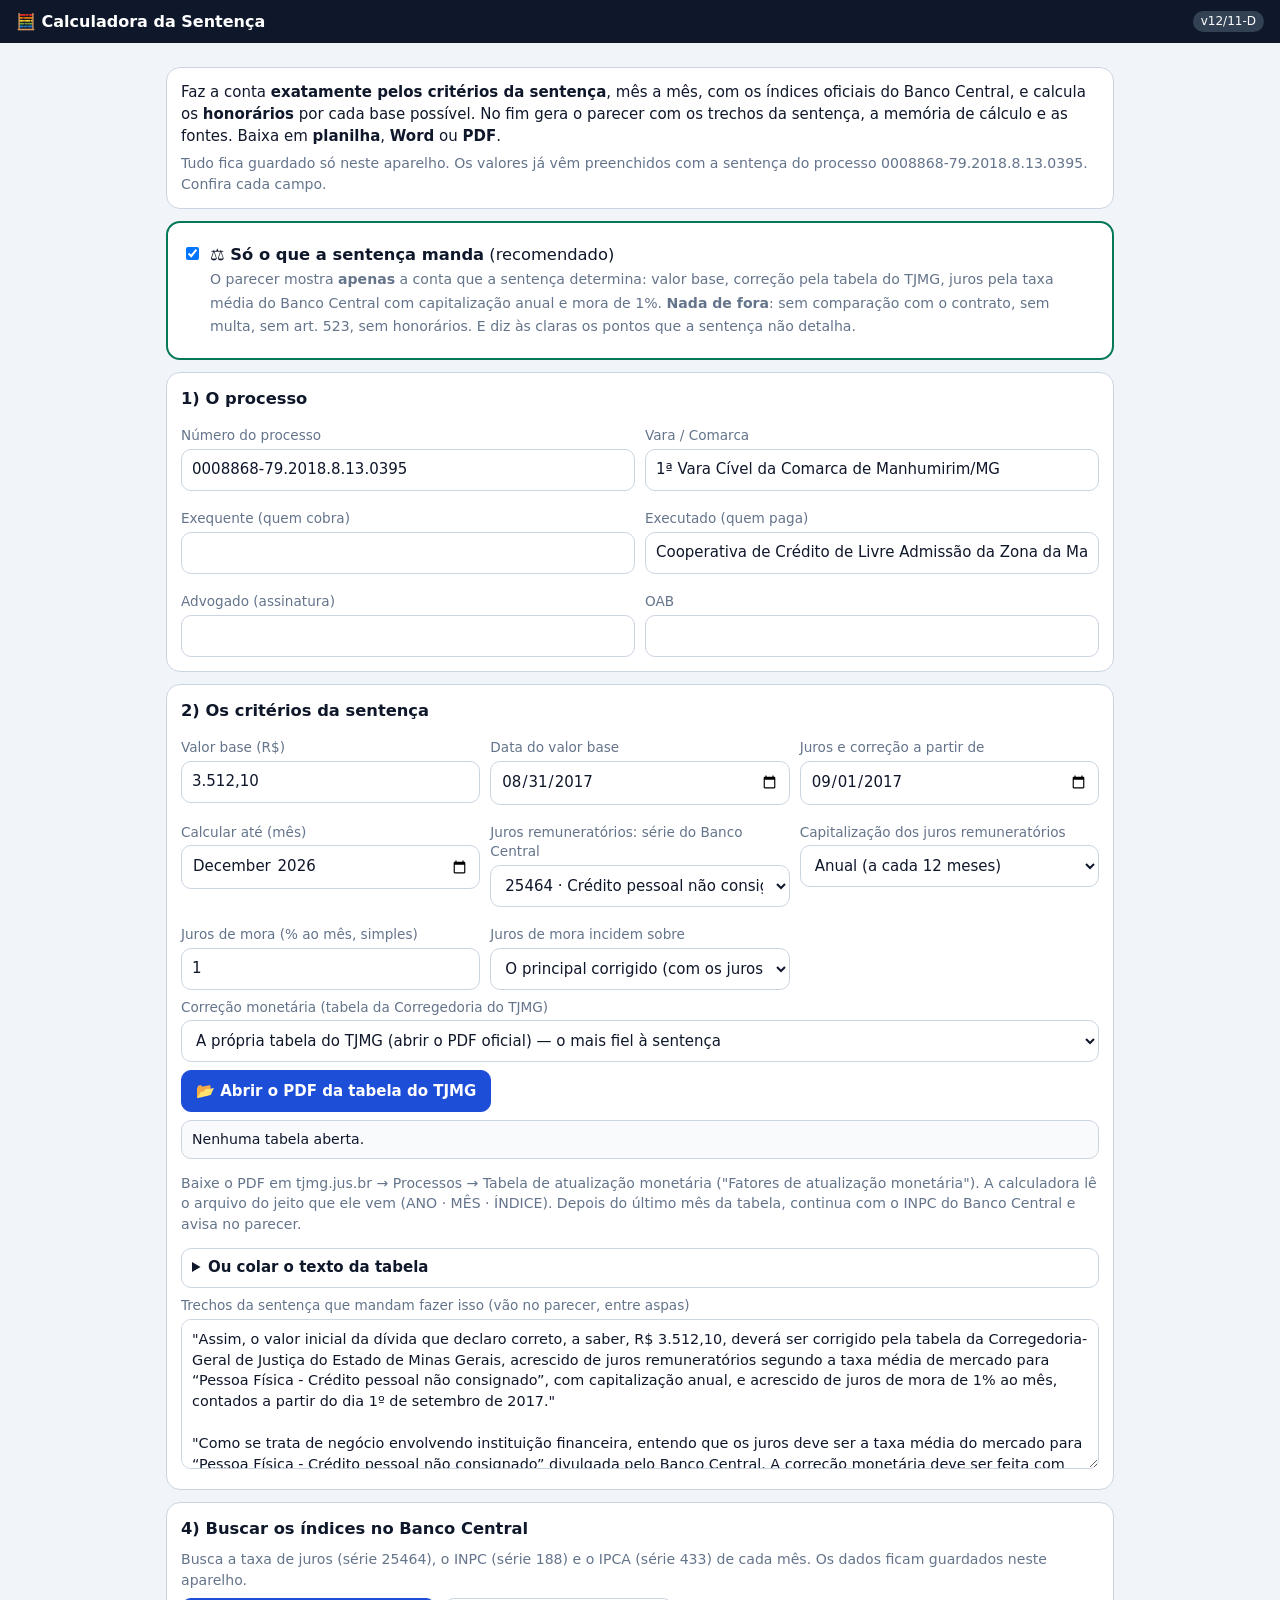
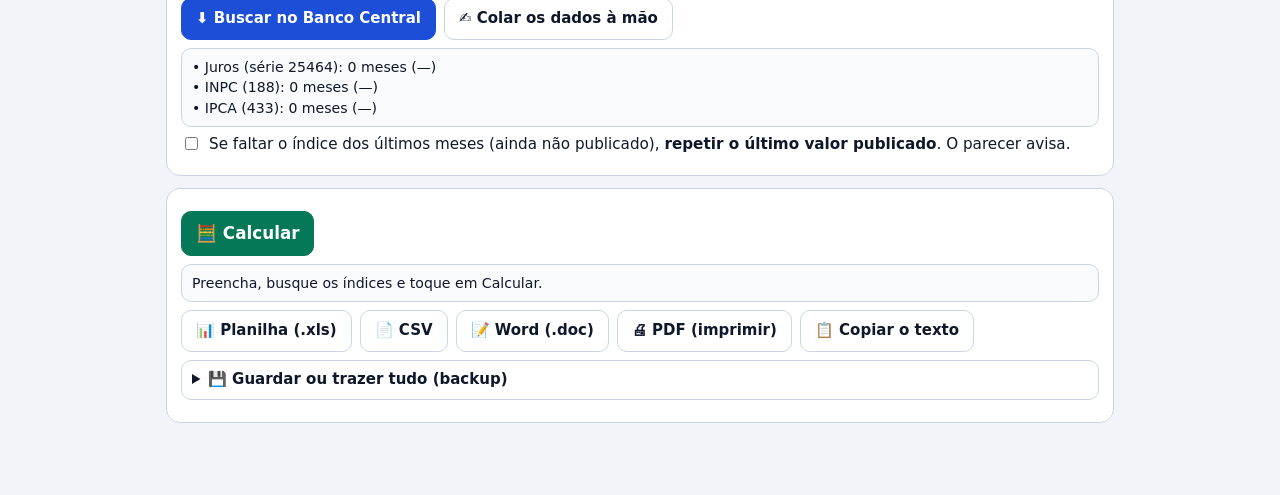
<file: app/ferramentas/calculadora-sentenca.html>
<!doctype html>
<html lang="pt-BR">
<head>
<meta charset="utf-8">
<meta name="viewport" content="width=device-width,initial-scale=1">
<title>Calculadora da Sentença</title>
<style>
:root{--bg:#f1f5f9;--card:#fff;--tx:#0f172a;--mu:#64748b;--li:#cbd5e1;--az:#1d4ed8;--ok:#047857;--er:#b91c1c;--am:#b45309}
*{box-sizing:border-box}
body{margin:0;background:var(--bg);color:var(--tx);font:15px/1.45 system-ui,-apple-system,Segoe UI,Roboto,Arial,sans-serif}
header{position:sticky;top:0;z-index:5;background:#0f172a;color:#fff;padding:10px 16px;display:flex;gap:10px;align-items:center}
header b{flex:1;font-size:1rem}
.chip{font-size:.75rem;background:#334155;border-radius:99px;padding:2px 8px}
main{max-width:980px;margin:0 auto;padding:12px 16px 60px}
.card{background:var(--card);border:1px solid var(--li);border-radius:14px;padding:14px;margin:12px 0}
.card h2{font-size:1.02rem;margin:0 0 8px}
.mu{color:var(--mu);font-size:.88rem}
label{display:block;font-size:.85rem;color:var(--mu);margin:8px 0 3px}
input,select,textarea{width:100%;font:inherit;color:var(--tx);background:#fff;border:1px solid var(--li);border-radius:10px;padding:9px 10px;min-height:42px}
textarea{min-height:110px;font-size:.9rem}
.g2{display:grid;grid-template-columns:1fr 1fr;gap:10px}
.g3{display:grid;grid-template-columns:1fr 1fr 1fr;gap:10px}
@media(max-width:640px){.g2,.g3{grid-template-columns:1fr}}
.btn{font:inherit;font-weight:600;border:1px solid var(--li);background:#fff;color:var(--tx);border-radius:10px;padding:9px 14px;min-height:42px;cursor:pointer}
.btn.p{background:var(--az);border-color:var(--az);color:#fff}
.btn.g{background:var(--ok);border-color:var(--ok);color:#fff}
.linha{display:flex;gap:8px;flex-wrap:wrap;align-items:center;margin:8px 0}
.st{white-space:pre-wrap;font-size:.88rem;background:#f8fafc;border:1px solid var(--li);border-radius:10px;padding:8px 10px;margin-top:8px}
.st.erro{border-color:var(--er);color:var(--er)} .st.ok{border-color:var(--ok);color:var(--ok)}
.rad{display:flex;gap:8px;align-items:flex-start;margin:6px 0;font-size:.95rem;color:var(--tx)}
.rad input{width:auto;min-height:auto;margin-top:4px}
details{border:1px solid var(--li);border-radius:10px;padding:8px 10px;margin:8px 0}
summary{cursor:pointer;font-weight:600}
/* parecer */
.papel{background:#fff;border:1px solid var(--li);border-radius:12px;padding:22px 26px;font-family:'Times New Roman',Georgia,serif;font-size:14px;line-height:1.55;color:#111}
.papel h1{font-size:17px;text-align:center;margin:0 0 4px;text-transform:uppercase;letter-spacing:.5px}
.papel .sub{text-align:center;color:#444;font-size:13px;margin-bottom:14px}
.papel h3{font-size:14.5px;border-bottom:2px solid #111;padding-bottom:3px;margin:18px 0 8px;text-transform:uppercase}
.papel blockquote{margin:8px 0;padding:8px 12px;background:#fffbea;border-left:4px solid #b45309;font-style:italic}
.papel table{border-collapse:collapse;width:100%;font-family:ui-monospace,Menlo,monospace;font-size:11px;margin:8px 0}
.papel th,.papel td{border:1px solid #cbd5e1;padding:3px 5px;text-align:right}
.papel th{background:#f1f5f9;text-align:center;font-size:10px}
.papel td:first-child{text-align:center}
.papel tr.cap{background:#dbeafe}
.papel .res{width:100%;border-collapse:collapse;font-family:inherit;font-size:14px}
.papel .res td{text-align:left;font-family:inherit;font-size:14px;padding:6px 8px}
.papel .res td.v{text-align:right;font-weight:700;white-space:nowrap}
.papel .res tr.pedido{background:#ecfdf5;font-weight:700}
.papel .aviso{color:#92400e;background:#fffbeb;border:1px solid #fcd34d;padding:6px 10px;border-radius:8px;font-family:system-ui;font-size:12px}
.papel .ass{text-align:center;margin-top:34px}
.papel .ass div{border-top:1px solid #111;width:280px;margin:0 auto 4px}
.tabw{overflow-x:auto}
@media print{header,.nao-imprimir{display:none!important}body{background:#fff}main{padding:0;max-width:none}.papel{border:0;padding:0}.card{border:0;margin:0;padding:0}}
</style>
</head>
<body>
<header><b>🧮 Calculadora da Sentença</b><span class="chip">v12/11-D</span></header>
<main>

<div class="card nao-imprimir">
  <p style="margin:0">Faz a conta <b>exatamente pelos critérios da sentença</b>, mês a mês, com os índices oficiais do Banco Central, e calcula os <b>honorários</b> por cada base possível. No fim gera o parecer com os trechos da sentença, a memória de cálculo e as fontes. Baixa em <b>planilha</b>, <b>Word</b> ou <b>PDF</b>.</p>
  <p class="mu" style="margin:6px 0 0">Tudo fica guardado só neste aparelho. Os valores já vêm preenchidos com a sentença do processo 0008868-79.2018.8.13.0395. Confira cada campo.</p>
</div>

<div class="card nao-imprimir" style="border:2px solid var(--ok)">
  <label class="rad" style="font-size:1.02rem"><input type="checkbox" id="estrito" style="width:auto;min-height:auto"> <span><b>⚖️ Só o que a sentença manda</b> (recomendado)<br><span class="mu">O parecer mostra <b>apenas</b> a conta que a sentença determina: valor base, correção pela tabela do TJMG, juros pela taxa média do Banco Central com capitalização anual e mora de 1%. <b>Nada de fora</b>: sem comparação com o contrato, sem multa, sem art. 523, sem honorários. E diz às claras os pontos que a sentença não detalha.</span></span></label>
</div>

<div class="card nao-imprimir">
  <h2>1) O processo</h2>
  <div class="g2">
    <div><label>Número do processo</label><input id="processo"></div>
    <div><label>Vara / Comarca</label><input id="vara"></div>
    <div><label>Exequente (quem cobra)</label><input id="exequente"></div>
    <div><label>Executado (quem paga)</label><input id="executado"></div>
    <div><label>Advogado (assinatura)</label><input id="advogado"></div>
    <div><label>OAB</label><input id="oab"></div>
  </div>
</div>

<div class="card nao-imprimir">
  <h2>2) Os critérios da sentença</h2>
  <div class="g3">
    <div><label>Valor base (R$)</label><input id="valorBase" inputmode="decimal"></div>
    <div><label>Data do valor base</label><input id="dataBase" type="date"></div>
    <div><label>Juros e correção a partir de</label><input id="inicio" type="date"></div>
    <div><label>Calcular até (mês)</label><input id="fim" type="month"></div>
    <div><label>Juros remuneratórios: série do Banco Central</label>
      <select id="serieJuros">
        <option value="25464">25464 · Crédito pessoal não consignado (PF) · % ao mês</option>
        <option value="outra">Outra série (digitar o código)…</option>
      </select></div>
    <div id="caixaOutra" hidden><label>Código da série SGS (tem que ser % ao mês)</label><input id="serieOutra" inputmode="numeric"></div>
    <div><label>Capitalização dos juros remuneratórios</label>
      <select id="capitalizacao"><option value="anual">Anual (a cada 12 meses)</option><option value="mensal">Mensal</option><option value="nenhuma">Nenhuma (juros simples)</option></select></div>
    <div><label>Juros de mora (% ao mês, simples)</label><input id="mora" inputmode="decimal"></div>
    <div><label>Juros de mora incidem sobre</label>
      <select id="moraBase"><option value="saldo">O principal corrigido (com os juros já capitalizados)</option><option value="base">Só o valor base corrigido</option></select></div>
  </div>
  <label>Correção monetária (tabela da Corregedoria do TJMG)</label>
  <select id="correcao">
    <option value="fatores">A própria tabela do TJMG (abrir o PDF oficial) — o mais fiel à sentença</option>
    <option value="indices">O índice da tabela do TJMG (INPC), buscado no Banco Central</option>
    <option value="nenhuma">Sem correção</option>
  </select>
  <div id="caixaPos2024"><label>A partir de 09/2024</label>
    <select id="pos2024"><option value="inpc">Continuar com o INPC (é o que a tabela da Corregedoria do TJMG usa)</option><option value="ipca">Trocar para o IPCA (regra geral da Lei 14.905/2024, quando a decisão não fixou índice)</option></select></div>
  <div id="caixaFatores" hidden>
    <div class="linha"><button class="btn p" id="btPdfTJMG">📂 Abrir o PDF da tabela do TJMG</button><input type="file" id="arqTJMG" accept=".pdf,.txt,.csv,application/pdf,text/*" hidden></div>
    <div class="st" id="stTJMG">Nenhuma tabela aberta.</div>
    <p class="mu">Baixe o PDF em tjmg.jus.br → Processos → Tabela de atualização monetária ("Fatores de atualização monetária"). A calculadora lê o arquivo do jeito que ele vem (ANO · MÊS · ÍNDICE). Depois do último mês da tabela, continua com o INPC do Banco Central e avisa no parecer.</p>
    <details><summary>Ou colar o texto da tabela</summary><textarea id="fatoresTJMG" placeholder="2017 Setembro 1,527483&#10;2017 Outubro 1,5277882"></textarea></details>
  </div>
  <label>Trechos da sentença que mandam fazer isso (vão no parecer, entre aspas)</label>
  <textarea id="trechos" style="min-height:150px"></textarea>
</div>

<div class="card nao-imprimir" id="cartaoHon">
  <h2>3) Os honorários</h2>
  <div class="g3">
    <div><label>Percentual (%)</label><input id="pctHon" inputmode="decimal"></div>
    <div><label>Valor da causa (R$)</label><input id="valorCausa" inputmode="decimal"></div>
    <div><label>Data do ajuizamento</label><input id="ajuizamento" type="date"></div>
    <div><label>Honorários fixos da sentença (R$)</label><input id="honFixo" inputmode="decimal"></div>
    <div><label>Data em que foram fixados</label><input id="honFixoData" type="date"></div>
    <div><label>Trânsito em julgado (juros de mora desde)</label><input id="transito" type="date"></div>
    <div><label>Juros de mora sobre os honorários (% ao mês)</label><input id="moraHon" inputmode="decimal"></div>
  </div>
  <label>Qual base é o seu pedido principal?</label>
  <label class="rad"><input type="radio" name="base" value="causa"> <span><b>Valor atualizado da causa</b>: o valor da causa corrigido desde o ajuizamento (Súmula 14 do STJ)</span></label>
  <label class="rad"><input type="radio" name="base" value="divida"> <span><b>Valor da dívida atualizado pelos critérios da sentença</b></span></label>
  <label class="rad"><input type="radio" name="base" value="proveito"> <span><b>Proveito econômico</b>: a diferença entre a cobrança pelo contrato e o valor pela sentença</span></label>
  <label class="rad"><input type="radio" name="base" value="fixo"> <span><b>Valor fixo da sentença</b>, corrigido</span></label>
  <p class="mu">O parecer mostra <b>todas</b> as bases lado a lado e marca a que você escolher como pedido. Assim tudo fica às claras.</p>
  <details><summary>Cobrança pelo contrato (para o proveito econômico)</summary>
    <div class="g3">
      <div><label>Juros do contrato (% ao mês)</label><input id="jurosContrato" inputmode="decimal"></div>
      <div><label>Mora do contrato (% ao mês)</label><input id="moraContrato" inputmode="decimal"></div>
      <div><label>Multa do contrato (%)</label><input id="multaContrato" inputmode="decimal"></div>
    </div>
    <p class="mu">É a conta "como o banco cobraria": juros + mora capitalizados todo mês, desde a mesma data de início.</p>
  </details>
  <label class="rad"><input type="checkbox" id="art523" style="width:auto;min-height:auto"> <span>Somar a multa de 10% e os honorários de 10% do <b>art. 523, § 1º, do CPC</b> (só se o devedor já foi intimado e não pagou em 15 dias)</span></label>
  <label>Fundamentação dos honorários (vai no parecer; escreva do seu jeito)</label>
  <textarea id="fundHon"></textarea>
</div>

<div class="card nao-imprimir">
  <h2>4) Buscar os índices no Banco Central</h2>
  <p class="mu" style="margin:0 0 6px">Busca a taxa de juros (série 25464), o INPC (série 188) e o IPCA (série 433) de cada mês. Os dados ficam guardados neste aparelho.</p>
  <div class="linha"><button class="btn p" id="btBuscar">⬇ Buscar no Banco Central</button><button class="btn" id="btColar">✍ Colar os dados à mão</button></div>
  <div class="st" id="stDados">Nenhum dado ainda.</div>
  <div id="caixaColar" hidden>
    <p class="mu">Se a busca não funcionar: no site do Banco Central (www3.bcb.gov.br/sgspub), consulte a série, copie a tabela e cole aqui. Cada linha precisa ter <b>a data</b> (dd/mm/aaaa ou mm/aaaa) e <b>o valor</b>.</p>
    <label>Série</label><select id="colarQual"><option value="juros">Juros (25464 ou a outra série escolhida)</option><option value="188">INPC (188)</option><option value="433">IPCA (433)</option></select>
    <textarea id="colarTexto" placeholder="01/09/2017;6,58&#10;01/10/2017;6,61"></textarea>
    <div class="linha"><button class="btn" id="btColarOk">Guardar estes dados</button><button class="btn" id="btCsvBCB">📂 Abrir o arquivo baixado do Banco Central (.csv)</button><input type="file" id="arqCsv" accept=".csv,.txt,text/*" hidden></div>
  </div>
  <label class="rad"><input type="checkbox" id="repetirUltimo" style="width:auto;min-height:auto"> <span>Se faltar o índice dos últimos meses (ainda não publicado), <b>repetir o último valor publicado</b>. O parecer avisa.</span></label>
</div>

<div class="card nao-imprimir">
  <div class="linha"><button class="btn g" id="btCalcular" style="font-size:1.05rem">🧮 Calcular</button></div>
  <div class="st" id="stCalc">Preencha, busque os índices e toque em Calcular.</div>
  <div class="linha" id="exportar" hidden>
    <button class="btn" id="btXls">📊 Planilha (.xls)</button>
    <button class="btn" id="btCsv">📄 CSV</button>
    <button class="btn" id="btDoc">📝 Word (.doc)</button>
    <button class="btn" id="btPdf">🖨 PDF (imprimir)</button>
    <button class="btn" id="btCopiar">📋 Copiar o texto</button>
  </div>
  <details><summary>💾 Guardar ou trazer tudo (backup)</summary>
    <div class="linha"><button class="btn" id="btBackup">⤓ Baixar backup (.json)</button><button class="btn" id="btRestaurar">⤒ Abrir backup</button><input type="file" id="arqBackup" accept=".json" hidden></div>
  </details>
</div>

<div id="parecer"></div>
</main>

<script>
'use strict';
const $ = (id) => document.getElementById(id);
const CHAVE = 'calc-sentenca:v1';
const SENTENCA_TRECHOS = '"Assim, o valor inicial da dívida que declaro correto, a saber, R$ 3.512,10, deverá ser corrigido pela tabela da Corregedoria-Geral de Justiça do Estado de Minas Gerais, acrescido de juros remuneratórios segundo a taxa média de mercado para “Pessoa Física - Crédito pessoal não consignado”, com capitalização anual, e acrescido de juros de mora de 1% ao mês, contados a partir do dia 1º de setembro de 2017."\n\n"Como se trata de negócio envolvendo instituição financeira, entendo que os juros deve ser a taxa média do mercado para “Pessoa Física - Crédito pessoal não consignado” divulgada pelo Banco Central. A correção monetária deve ser feita com aplicação da tabela da Corregedoria-Geral de Justiça do Estado de Minas Gerais."\n\n"Por isso, a capitalização dos juros deverá ser feita anualmente."';
const PADRAO = {
  processo: '0008868-79.2018.8.13.0395', vara: '1ª Vara Cível da Comarca de Manhumirim/MG', exequente: '', executado: 'Cooperativa de Crédito de Livre Admissão da Zona da Mata de Minas Ltda. – SICOOB CREDILIVRE',
  advogado: '', oab: '', valorBase: '3.512,10', dataBase: '2017-08-31', inicio: '2017-09-01', fim: '',
  serieJuros: '25464', serieOutra: '', capitalizacao: 'anual', mora: '1', moraBase: 'saldo', correcao: 'fatores', pos2024: 'inpc', fatoresTJMG: '',
  trechos: SENTENCA_TRECHOS, pctHon: '10', valorCausa: '6.814,41', ajuizamento: '', honFixo: '1.800,00', honFixoData: '2021-07-26', transito: '', moraHon: '1',
  base: 'causa', jurosContrato: '9', moraContrato: '1', multaContrato: '2', art523: false, repetirUltimo: false, estrito: true,
  fundHon: 'Os honorários advocatícios foram fixados pelo e. Tribunal de Justiça sobre o valor atualizado da causa (art. 85, § 2º, do CPC), por decisão transitada em julgado. Os honorários pertencem ao advogado e têm natureza alimentar (art. 85, § 14, do CPC), e o acordo feito pela parte sem a concordância do advogado não os prejudica (art. 24, § 4º, da Lei 8.906/94).\n\nPara total transparência, o exequente apresenta o cálculo por todas as bases possíveis, com a memória mês a mês e as fontes oficiais de cada índice, e requer, desde já, a conferência pela contadoria do juízo (art. 524, § 2º, do CPC).'
};
const CAMPOS = Object.keys(PADRAO).filter((k) => !['base', 'art523', 'repetirUltimo', 'estrito'].includes(k));
let DADOS = { juros: {}, 188: {}, 433: {}, tjmg: {}, serieJuros: '25464' };
let RES = null;

// ---------- números e datas ----------
const num = (s) => { s = String(s == null ? '' : s).trim().replace(/[^\d,.\-]/g, ''); if (!s) return 0; if (s.includes(',')) s = s.replace(/\./g, '').replace(',', '.'); const n = Number(s); return Number.isFinite(n) ? n : 0; };
const brl = (n) => (Number(n) || 0).toLocaleString('pt-BR', { style: 'currency', currency: 'BRL' });
const pct = (n, c) => (Number(n) || 0).toLocaleString('pt-BR', { minimumFractionDigits: c == null ? 4 : c, maximumFractionDigits: c == null ? 4 : c }) + '%';
const ymDe = (iso) => iso ? iso.slice(0, 7) : '';
const ymMais = (ym, k) => { const [a, m] = ym.split('-').map(Number); const d = new Date(a, m - 1 + k, 1); return d.getFullYear() + '-' + String(d.getMonth() + 1).padStart(2, '0'); };
const ymLista = (de, ate) => { const out = []; let y = de; while (y <= ate && out.length < 1200) { out.push(y); y = ymMais(y, 1); } return out; };
const ymBR = (ym) => ym.slice(5) + '/' + ym.slice(0, 4);
const dataBR = (iso) => iso ? iso.split('-').reverse().join('/') : '—';
const mesesEntre = (de, ate) => { if (!de || !ate) return 0; const [a1, m1] = de.split('-').map(Number), [a2, m2] = ate.split('-').map(Number); return (a2 - a1) * 12 + (m2 - m1); };
const esc = (s) => String(s == null ? '' : s).replace(/[&<>"]/g, (c) => ({ '&': '&amp;', '<': '&lt;', '>': '&gt;', '"': '&quot;' }[c]));

// ---------- guardar ----------
function lerTela() {
  const o = {}; CAMPOS.forEach((k) => { o[k] = $(k).value; });
  o.base = (document.querySelector('input[name=base]:checked') || {}).value || 'causa';
  o.art523 = $('art523').checked; o.estrito = $('estrito').checked; o.repetirUltimo = $('repetirUltimo').checked; return o;
}
function porNaTela(o) {
  CAMPOS.forEach((k) => { if (o[k] != null) $(k).value = o[k]; });
  const r = document.querySelector('input[name=base][value="' + (o.base || 'causa') + '"]'); if (r) r.checked = true;
  $('art523').checked = !!o.art523; $('estrito').checked = o.estrito !== false; $('repetirUltimo').checked = !!o.repetirUltimo; mostrarCaixas();
}
function salvar() { try { localStorage.setItem(CHAVE, JSON.stringify({ campos: lerTela(), dados: DADOS })); } catch (e) {} }
function carregar() {
  let s = null; try { s = JSON.parse(localStorage.getItem(CHAVE) || 'null'); } catch (e) {}
  const c = Object.assign({}, PADRAO, s && s.campos);
  if (!c.fim) { const h = new Date(); c.fim = h.getFullYear() + '-' + String(h.getMonth() + 1).padStart(2, '0'); }
  porNaTela(c); if (s && s.dados) DADOS = Object.assign(DADOS, s.dados); pintarDados();
}
function mostrarCaixas() {
  $('cartaoHon').hidden = $('estrito').checked;
  $('caixaOutra').hidden = $('serieJuros').value !== 'outra';
  $('caixaFatores').hidden = $('correcao').value !== 'fatores';
  $('caixaPos2024').hidden = $('correcao').value !== 'indices';
}
const codigoJuros = () => $('serieJuros').value === 'outra' ? ($('serieOutra').value || '').trim() : $('serieJuros').value;

// ---------- dados do Banco Central ----------
function pintarDados(msg, tipo) {
  const n = (o) => Object.keys(o || {}).length;
  const fx = (o) => { const k = Object.keys(o || {}).sort(); return k.length ? ymBR(k[0]) + ' a ' + ymBR(k[k.length - 1]) : '—'; };
  $('stDados').className = 'st' + (tipo ? ' ' + tipo : '');
  $('stDados').textContent = (msg ? msg + '\n\n' : '') +
    '• Juros (série ' + (DADOS.serieJuros || codigoJuros()) + '): ' + n(DADOS.juros) + ' meses (' + fx(DADOS.juros) + ')\n' +
    '• INPC (188): ' + n(DADOS[188]) + ' meses (' + fx(DADOS[188]) + ')\n' +
    '• IPCA (433): ' + n(DADOS[433]) + ' meses (' + fx(DADOS[433]) + ')';
}
function periodo() {
  const c = lerTela();
  const datas = [c.inicio, c.ajuizamento, c.honFixoData].filter(Boolean).map(ymDe).sort();
  return { de: ymMais(datas[0] || ymDe(c.inicio), -1), ate: c.fim };
}
async function buscarSerie(cod, de, ate) {
  const url = 'https://api.bcb.gov.br/dados/serie/bcdata.sgs.' + encodeURIComponent(cod) + '/dados?formato=json&dataInicial=01/' + de.slice(5) + '/' + de.slice(0, 4) + '&dataFinal=28/' + ate.slice(5) + '/' + ate.slice(0, 4);
  const r = await fetch(url); if (!r.ok) throw new Error('série ' + cod + ': o Banco Central respondeu ' + r.status);
  const j = await r.json(); if (!Array.isArray(j)) throw new Error('série ' + cod + ': resposta estranha');
  const o = {}; j.forEach((x) => { const p = String(x.data).split('/'); if (p.length === 3) o[p[2] + '-' + p[1]] = Number(String(x.valor).replace(',', '.')); });
  return o;
}
async function buscar() {
  const cod = codigoJuros(); if (!cod) return pintarDados('⚠ Escolha a série de juros.', 'erro');
  const { de, ate } = periodo(); $('btBuscar').disabled = true; pintarDados('⏳ Buscando no Banco Central…');
  const erros = [];
  for (const [chave, c] of [['juros', cod], ['188', '188'], ['433', '433']]) {
    try { const o = await buscarSerie(c, de, ate); DADOS[chave] = Object.assign(chave === 'juros' && DADOS.serieJuros !== cod ? {} : DADOS[chave] || {}, o); if (chave === 'juros') DADOS.serieJuros = cod; }
    catch (e) { erros.push(e.message === 'Failed to fetch' || /NetworkError|Load failed/.test(e.message) ? 'série ' + c + ': sem conexão com o Banco Central (internet, ou o navegador bloqueou)' : e.message); }
  }
  $('btBuscar').disabled = false; salvar();
  if (erros.length) pintarDados('⚠ Não consegui tudo:\n' + erros.join('\n') + '\n\nSe continuar, use "✍ Colar os dados à mão".', 'erro');
  else pintarDados('✅ Índices atualizados.', 'ok');
}
function colarDados() {
  const qual = $('colarQual').value, t = $('colarTexto').value; const o = {};
  t.split(/\r?\n/).forEach((l) => {
    const d = l.match(/(\d{2})\/(\d{2})\/(\d{4})|(\d{2})\/(\d{4})/); if (!d) return;
    const ym = d[1] ? d[3] + '-' + d[2] : d[5] + '-' + d[4];
    const resto = l.slice(d.index + d[0].length); const v = resto.match(/-?\d+(?:[.,]\d+)?/); if (!v) return;
    o[ym] = Number(v[0].replace(',', '.'));
  });
  const n = Object.keys(o).length; if (!n) return pintarDados('⚠ Não achei linhas com data e valor.', 'erro');
  if (qual === 'juros') { if (DADOS.serieJuros !== codigoJuros()) DADOS.juros = {}; DADOS.serieJuros = codigoJuros(); }
  DADOS[qual] = Object.assign(DADOS[qual] || {}, o); salvar(); pintarDados('✅ Guardei ' + n + ' meses.', 'ok');
}
const MESES = { janeiro: 1, fevereiro: 2, marco: 3, abril: 4, maio: 5, junho: 6, julho: 7, agosto: 8, setembro: 9, outubro: 10, novembro: 11, dezembro: 12 };
const semAcento = (t) => t.normalize('NFD').replace(/[̀-ͯ]/g, '').toLowerCase();
// lê a tabela do TJMG de qualquer jeito que o texto venha:
//  linha a linha ("2017 Setembro 1,527483"), com o ano só uma vez por grupo,
//  em colunas separadas (todos os anos, depois todos os meses, depois os fatores),
//  "09/2017 1,527483", "01/09/2017;1,527483" ou "2017  f1 f2 … f12"
const RE_MES = '(janeiro|fevereiro|marco|abril|maio|junho|julho|agosto|setembro|outubro|novembro|dezembro|jan|fev|mar|abr|mai|jun|jul|ago|set|out|nov|dez)';
const MES_N = (m) => ({ jan: 1, fev: 2, mar: 3, abr: 4, mai: 5, jun: 6, jul: 7, ago: 8, set: 9, out: 10, nov: 11, dez: 12 })[m.slice(0, 3)];
function lerFatoresTJMG(raw) {
  const txt = semAcento(String(raw || '').replace(/ /g, ' '));
  const chave = (a, m) => a + '-' + String(m).padStart(2, '0');
  const tentativas = [];
  // A) em ordem, lembrando o último ano visto (serve para "ANO MÊS ÍNDICE" e para o ano uma vez só por grupo)
  { const F = {}; const toks = txt.match(new RegExp('\\b(?:19|20)\\d{2}\\b(?![.,]\\d)|\\b' + RE_MES + '\\b|\\d+,\\d+|\\d+\\.\\d{3,}', 'g')) || [];
    let ano = null, mes = null;
    toks.forEach((t) => { if (/^(19|20)\d{2}$/.test(t)) { ano = t; return; } if (/^[a-z]/.test(t)) { mes = MES_N(t); return; } if (ano && mes) { F[chave(ano, mes)] = num(t); mes = null; } });
    tentativas.push(F); }
  // B) em colunas: por página (ou pelo texto todo), anos, meses e fatores em listas separadas, casados na ordem
  { const F = {};
    txt.split('\f').forEach((pg) => {
      const anos = pg.match(/\b(?:19|20)\d{2}\b(?![.,]\d)/g) || [], meses = (pg.match(new RegExp('\\b' + RE_MES + '\\b', 'g')) || []).map(MES_N), vals = (pg.match(/\d+,\d+/g) || []).map(num);
      if (!meses.length || meses.length !== vals.length) return;
      let k = 0, ano = +anos[0];
      meses.forEach((m, i) => { if (anos.length === meses.length) ano = +anos[i]; else if (i > 0 && m < meses[i - 1]) ano++; F[chave(ano, m)] = vals[i]; k++; });
    });
    tentativas.push(F); }
  // C) "09/2017 1,527" ou "01/09/2017;1,527" · D) ano e os 12 fatores numa linha
  { const F = {};
    txt.split(/\r?\n/).forEach((l) => {
      let d = l.match(/\b(?:\d{2}\/)?(\d{2})\/((?:19|20)\d{2})\b\D+(\d+[.,]\d+)/);
      if (d) { F[chave(d[2], +d[1])] = num(d[3]); return; }
      const ano = l.match(/\b(19|20)\d{2}\b/); if (!ano) return;
      const ns = (l.slice(ano.index + 4).match(/\d+[.,]\d+/g) || []).map((x) => num(x)).filter((x) => x > 0);
      if (ns.length >= 12) ns.slice(0, 12).forEach((v, k) => { F[chave(ano[0], k + 1)] = v; });
    });
    tentativas.push(F); }
  return tentativas.sort((a, b) => Object.keys(b).length - Object.keys(a).length)[0];
}
function pintarTJMG(msg, tipo) {
  const k = Object.keys(DADOS.tjmg || {}).sort();
  $('stTJMG').className = 'st' + (tipo ? ' ' + tipo : (k.length ? ' ok' : ''));
  $('stTJMG').textContent = (msg ? msg + '\n' : '') + (k.length ? '✅ Tabela do TJMG: ' + k.length + ' meses, de ' + ymBR(k[0]) + ' a ' + ymBR(k[k.length - 1]) + ' (último fator: ' + String(DADOS.tjmg[k[k.length - 1]]).replace('.', ',') + ').' : 'Nenhuma tabela aberta.');
}
// lê o texto de um PDF (o leitor pdf.js é baixado só quando precisa)
async function textoDoPdf(arq) {
  if (!window.pdfjsLib) await new Promise((ok, erro) => { const s = document.createElement('script'); s.src = 'https://cdnjs.cloudflare.com/ajax/libs/pdf.js/3.11.174/pdf.min.js'; s.onload = ok; s.onerror = () => erro(new Error('não consegui baixar o leitor de PDF (precisa de internet na primeira vez)')); document.head.appendChild(s); });
  pdfjsLib.GlobalWorkerOptions.workerSrc = 'https://cdnjs.cloudflare.com/ajax/libs/pdf.js/3.11.174/pdf.worker.min.js';
  const pdf = await pdfjsLib.getDocument({ data: new Uint8Array(await arq.arrayBuffer()) }).promise; let out = '';
  for (let p = 1; p <= pdf.numPages; p++) {
    const c = await (await pdf.getPage(p)).getTextContent();
    const its = c.items.filter((it) => String(it.str).trim()).map((it) => ({ x: it.transform[4], y: it.transform[5], s: it.str })).sort((a, b) => b.y - a.y);
    const linhas = []; its.forEach((it) => { const l = linhas[linhas.length - 1]; if (l && Math.abs(l.y - it.y) <= 3) l.its.push(it); else linhas.push({ y: it.y, its: [it] }); });
    out += linhas.map((l) => l.its.sort((a, b) => a.x - b.x).map((x) => x.s).join(' ')).join('\n') + '\n\f';
    if (p % 10 === 0) pintarTJMG('⏳ Lendo o PDF… página ' + p + ' de ' + pdf.numPages);
  }
  return out;
}
async function abrirTabelaTJMG(arq) {
  try {
    pintarTJMG('⏳ Lendo ' + arq.name + '…');
    const t = /\.pdf$/i.test(arq.name) || arq.type === 'application/pdf' ? await textoDoPdf(arq) : await arq.text();
    const F = lerFatoresTJMG(t); const n = Object.keys(F).length;
    if (n < 12) throw new Error('não achei a tabela neste arquivo (li ' + n + ' meses). Confira se é o PDF "Fatores de atualização monetária" do TJMG.');
    DADOS.tjmg = F; $('correcao').value = 'fatores'; mostrarCaixas(); salvar(); pintarTJMG('', 'ok');
  } catch (e) { pintarTJMG('⚠ ' + e.message, 'erro'); }
}

// ---------- o cálculo ----------
function calcular() {
  const c = lerTela(); salvar();
  const V0 = num(c.valorBase), mora = num(c.mora) / 100, ini = ymDe(c.inicio), fim = c.fim;
  if (!V0 || !ini || !fim || fim < ini) throw new Error('Confira o valor base, a data de início e o "calcular até".');
  const cod = codigoJuros(); if (DADOS.serieJuros !== cod) throw new Error('Os juros guardados são de outra série. Toque em "Buscar no Banco Central" de novo.');
  const avisos = [];
  // a taxa de um mês (com "repetir o último" se faltar no fim)
  const ultimoAte = (o, ym) => { const ks = Object.keys(o || {}).filter((k) => k <= ym).sort(); return ks.length ? o[ks[ks.length - 1]] : null; };
  const faltam = { juros: [], ind: [] };
  const taxa = (o, ym, rot) => { if (o && o[ym] != null) return o[ym]; if (c.repetirUltimo) { const u = ultimoAte(o, ym); if (u != null) { avisos.push(rot + ' de ' + ymBR(ym) + ' ainda não publicado: usado o último valor (' + pct(u) + ').'); return u; } } (rot === 'Juros' ? faltam.juros : faltam.ind).push(ymBR(ym) + ' (' + rot + ')'); return 0; };
  // correção do mês (em fração)
  let F = null, fimTab = '';
  if (c.correcao === 'fatores') {
    F = Object.assign({}, DADOS.tjmg || {}, c.fatoresTJMG.trim() ? lerFatoresTJMG(c.fatoresTJMG) : {});
    const ks = Object.keys(F).sort(); if (!ks.length) throw new Error('Abra o PDF da tabela do TJMG (📂) ou cole o texto dela.');
    fimTab = ks[ks.length - 1];
  }
  const corr = (ym) => {
    if (c.correcao === 'nenhuma') return 0;
    if (c.correcao === 'fatores') {
      const a = F[ymMais(ym, -1)], b = F[ym]; if (a && b) return a / b - 1;
      if (ym > fimTab) { avisos.push('A tabela do TJMG aberta vai até ' + ymBR(fimTab) + '; depois disso foi usado o INPC do Banco Central (o mesmo índice da tabela).'); return taxa(DADOS[188], ym, 'INPC') / 100; }
      faltam.ind.push(ymBR(ym) + ' (fator TJMG)'); return 0;
    }
    const usaIpca = ym >= '2024-09' && c.pos2024 === 'ipca';
    return taxa(DADOS[usaIpca ? 433 : 188], ym, usaIpca ? 'IPCA' : 'INPC') / 100;
  };
  const indiceDe = (ym) => c.correcao === 'nenhuma' ? 'sem correção' : c.correcao === 'fatores' ? (ym > fimTab ? 'INPC (após a tabela)' : 'Tabela TJMG') : (ym >= '2024-09' && c.pos2024 === 'ipca' ? 'IPCA' : 'INPC');
  // 1) a dívida pelos critérios da sentença
  const meses = ymLista(ini, fim), linhas = [];
  let P = V0, J = 0, M = 0, B = V0, S = V0;
  const jc = num(c.jurosContrato) / 100, mc = num(c.moraContrato) / 100;
  meses.forEach((ym, i) => {
    const k = corr(ym); P *= 1 + k; J *= 1 + k; M *= 1 + k; B *= 1 + k;
    const r = taxa(DADOS.juros, ym, 'Juros') / 100;
    const jurosMes = P * r; J += jurosMes;
    const moraMes = (c.moraBase === 'base' ? B : P) * mora; M += moraMes;
    let cap = false;
    if (c.capitalizacao === 'mensal' || (c.capitalizacao === 'anual' && (i + 1) % 12 === 0)) { P += J; J = 0; cap = true; }
    S *= 1 + jc + mc; // como o contrato cobraria
    linhas.push({ ym, indice: indiceDe(ym), k, r, jurosMes, moraMes, P, J, M, saldo: P + J + M, cap, S });
  });
  if (faltam.juros.length || faltam.ind.length) {
    const l = faltam.juros.concat(faltam.ind); throw new Error('Faltam índices de ' + l.length + ' mês(es): ' + l.slice(0, 8).join(', ') + (l.length > 8 ? '…' : '') + '\n\nToque em "Buscar no Banco Central". Se faltar só o fim (ainda não publicado), marque "repetir o último valor publicado".');
  }
  const ult = linhas[linhas.length - 1];
  const divida = ult.saldo, contrato = ult.S * (1 + num(c.multaContrato) / 100), proveito = Math.max(0, contrato - divida);
  // 2) honorários: corrigir um valor de uma data até o fim
  const corrigirDesde = (valor, iso) => { if (!iso) return valor; const de = ymDe(iso); let v = valor; ymLista(ymMais(de, 1), fim).forEach((ym) => { v *= 1 + corr(ym); }); return v; };
  const causaCorr = corrigirDesde(num(c.valorCausa), c.ajuizamento);
  const fixoCorr = corrigirDesde(num(c.honFixo), c.honFixoData);
  const p = num(c.pctHon) / 100, mh = num(c.moraHon) / 100;
  const mMora = c.transito ? Math.max(0, mesesEntre(ymDe(c.transito), fim)) : 0;
  const bases = [
    { id: 'causa', nome: 'Valor atualizado da causa (' + brl(num(c.valorCausa)) + ' corrigido desde ' + dataBR(c.ajuizamento) + ')', base: causaCorr, hon: causaCorr * p },
    { id: 'divida', nome: 'Valor da dívida atualizado pelos critérios da sentença', base: divida, hon: divida * p },
    { id: 'proveito', nome: 'Proveito econômico (cobrança pelo contrato − valor pela sentença)', base: proveito, hon: proveito * p },
    { id: 'fixo', nome: 'Valor fixo da sentença (' + brl(num(c.honFixo)) + ' de ' + dataBR(c.honFixoData) + ', corrigido)', base: null, hon: fixoCorr },
  ].map((b) => { const juros = b.hon * mh * mMora; let tot = b.hon + juros; const m523 = c.art523 ? tot * 0.2 : 0; return Object.assign(b, { juros, m523, total: tot + m523 }); });
  if (faltam.juros.length || faltam.ind.length) { const l = faltam.juros.concat(faltam.ind); throw new Error('Faltam índices para corrigir os honorários: ' + l.slice(0, 8).join(', ') + '. Busque de novo no Banco Central (o período agora inclui o ajuizamento).'); }
  if (!c.estrito && !c.ajuizamento) avisos.push('Sem data do ajuizamento: o valor da causa foi usado sem correção. Preencha a data para corrigir (Súmula 14 do STJ).');
  if (!c.estrito && !c.transito) avisos.push('Sem data do trânsito em julgado: os juros de mora sobre os honorários não foram calculados.');
  RES = { c, linhas, divida, contrato, proveito, bases, mMora, avisos: [...new Set(avisos)], cod, quando: new Date() };
  return RES;
}

// ---------- o parecer ----------
const FONTES = (cod) => [
  ['Juros remuneratórios: Banco Central do Brasil, SGS, série ' + cod + (cod === '25464' ? ' — "Taxa média mensal de juros das operações de crédito com recursos livres - Pessoas físicas - Crédito pessoal não consignado" (% a.m.)' : ''), 'https://dadosabertos.bcb.gov.br/dataset/' + cod],
  ['INPC: Banco Central do Brasil, SGS, série 188 (IBGE)', 'https://dadosabertos.bcb.gov.br/dataset/188-indice-nacional-de-precos-ao-consumidor'],
  ['IPCA: Banco Central do Brasil, SGS, série 433 (IBGE)', 'https://dadosabertos.bcb.gov.br/dataset/433-indice-nacional-de-precos-ao-consumidor-amplo-ipca'],
  ['Tabela de atualização monetária: Corregedoria-Geral de Justiça do TJMG', 'https://www.tjmg.jus.br/portal-tjmg/processos/tabela-de-atualizacao-monetaria/'],
  ['Consulta pública das séries: SGS do Banco Central', 'https://www3.bcb.gov.br/sgspub/'],
];
function htmlParecer(R) {
  const c = R.c, capTx = { anual: 'capitalização anual (a cada 12 meses)', mensal: 'capitalização mensal', nenhuma: 'sem capitalização' }[c.capitalizacao];
  const corTx = c.correcao === 'indices' ? 'pelo índice que compõe a tabela da Corregedoria-Geral de Justiça do TJMG, o INPC' + (c.pos2024 === 'ipca' ? ', até 08/2024, e pelo IPCA a partir de 09/2024 (Lei 14.905/2024)' : ', em todo o período') : c.correcao === 'fatores' ? 'pela própria tabela de fatores da Corregedoria-Geral de Justiça do TJMG (correção do mês = fator do mês anterior ÷ fator do mês, porque a tabela manda multiplicar o valor histórico pelo fator da data de origem)' : 'sem correção monetária';
  const ped = R.bases.find((b) => b.id === c.base) || R.bases[0];
  let h = '<div class="papel" id="papel">';
  h += '<h1>Memória de cálculo</h1><div class="sub">Processo nº ' + esc(c.processo) + (c.vara ? ' · ' + esc(c.vara) : '') + '<br>Cálculo até ' + ymBR(c.fim) + ' · gerado em ' + R.quando.toLocaleDateString('pt-BR') + '</div>';
  if (R.avisos.length) h += '<p class="aviso">⚠ ' + R.avisos.map(esc).join('<br>⚠ ') + '</p>';
  h += '<h3>I. O que a decisão transitada em julgado determina</h3>';
  c.trechos.split(/\n\s*\n/).filter((t) => t.trim()).forEach((t) => { h += '<blockquote>' + esc(t.trim()) + '</blockquote>'; });
  h += '<h3>II. Como o cálculo foi feito</h3><p>Valor base de <b>' + brl(num(c.valorBase)) + '</b> em ' + dataBR(c.dataBase) + ', atualizado mês a mês de ' + ymBR(ymDe(c.inicio)) + ' a ' + ymBR(c.fim) + ' (' + R.linhas.length + ' meses):</p><ol>' +
    '<li><b>Correção monetária</b> ' + corTx + '. Ela incide sobre o principal e sobre os juros já acumulados, para manter o valor do dinheiro.</li>' +
    '<li><b>Juros remuneratórios</b> pela taxa média de mercado de cada mês, da série ' + esc(R.cod) + ' do Banco Central, sobre o principal corrigido, com <b>' + capTx + '</b>. Os juros do ano são somados ao principal a cada 12 meses.</li>' +
    '<li><b>Juros de mora</b> de ' + pct(num(c.mora), 2) + ' ao mês, simples, sobre ' + (c.moraBase === 'base' ? 'o valor base corrigido' : 'o principal corrigido') + '.</li></ol>' +
    '<p>Cada mês usa <b>a taxa daquele mês</b>, e não uma única taxa repetida para o período inteiro.</p>';
  h += '<h3>III. Resultado</h3><table class="res">' +
    '<tr><td>Valor da dívida pelos critérios da decisão, em ' + ymBR(c.fim) + '</td><td class="v">' + brl(R.divida) + '</td></tr>' +
    '<tr><td>· principal corrigido (com juros capitalizados)</td><td class="v">' + brl(R.linhas[R.linhas.length - 1].P) + '</td></tr>' +
    '<tr><td>· juros remuneratórios ainda não capitalizados</td><td class="v">' + brl(R.linhas[R.linhas.length - 1].J) + '</td></tr>' +
    '<tr><td>· juros de mora acumulados</td><td class="v">' + brl(R.linhas[R.linhas.length - 1].M) + '</td></tr>' +
    (c.estrito ? '' : '<tr><td>Para comparação: cobrança pelo contrato (' + pct(num(c.jurosContrato), 2) + ' + ' + pct(num(c.moraContrato), 2) + ' ao mês, capitalizados mensalmente, + multa de ' + pct(num(c.multaContrato), 2) + ')</td><td class="v">' + brl(R.contrato) + '</td></tr>' +
    '<tr><td>Proveito econômico (diferença)</td><td class="v">' + brl(R.proveito) + '</td></tr>') + '</table>';
  if (c.estrito) {
    // os pontos que a sentença não detalha: ditos às claras, para ninguém dizer que foi inventado
    h += '<h3>IV. Pontos que a sentença não detalha, e como foram feitos</h3><p>A sentença fixou os critérios, mas não descreveu cada passo da conta. Para total transparência, estes são os únicos pontos em que foi preciso escolher um modo de fazer, sempre o mais próximo do texto da decisão:</p><ol>' +
      '<li><b>Início:</b> a correção e os juros começam no mês de ' + ymBR(ymDe(c.inicio)) + ', porque a sentença manda contar "a partir do dia ' + dataBR(c.inicio) + '".</li>' +
      '<li><b>Capitalização anual:</b> os juros remuneratórios de cada período de 12 meses, contados a partir de ' + dataBR(c.inicio) + ', são somados ao principal ao fim desse período. Dentro do ano, os juros são simples.</li>' +
      '<li><b>Juros de mora:</b> ' + pct(num(c.mora), 2) + ' ao mês, simples (a sentença não manda capitalizar a mora), sobre ' + (c.moraBase === 'base' ? 'o valor base corrigido' : 'o principal corrigido') + '.</li>' +
      '<li><b>Correção:</b> ' + (c.correcao === 'fatores' ? 'pelos próprios fatores da tabela da Corregedoria-Geral de Justiça do TJMG. Para os meses ainda não publicados na tabela, pelo INPC, que é o índice da própria tabela.' : c.correcao === 'indices' ? 'pelo INPC, índice que compõe a tabela da Corregedoria-Geral de Justiça do TJMG' + (c.pos2024 === 'ipca' ? ' (IPCA a partir de 09/2024)' : '') + '.' : 'sem correção.') + '</li>' +
      '<li><b>Taxa de cada mês:</b> a taxa média de mercado publicada pelo Banco Central para aquele mês, na modalidade que a sentença nomeou ("Pessoa Física - Crédito pessoal não consignado", série ' + esc(R.cod) + ').</li></ol>' +
      '<p>Se Vossa Excelência entender algum desses pontos de outro modo, o cálculo pode ser refeito na hora, com os mesmos dados. Requer-se, desde já, se entender necessário, a remessa à contadoria do juízo para conferência (art. 524, § 2º, do CPC).</p>';
    h += '<h3>V. Fontes oficiais</h3><ul>' + FONTES(R.cod).map((f) => '<li>' + esc(f[0]) + ' — <a href="' + f[1] + '">' + f[1] + '</a></li>').join('') + '</ul>';
  } else {
  h += '<h3>IV. Honorários advocatícios</h3>' + c.fundHon.split(/\n\s*\n/).filter((t) => t.trim()).map((t) => '<p>' + esc(t.trim()) + '</p>').join('');
  h += '<table class="res"><tr><td><b>Base</b></td><td class="v">Base de cálculo</td><td class="v">Honorários (' + pct(num(c.pctHon), 2) + ')</td><td class="v">Juros de mora' + (R.mMora ? ' (' + R.mMora + ' meses)' : '') + '</td>' + (c.art523 ? '<td class="v">Art. 523 (10% + 10%)</td>' : '') + '<td class="v">Total</td></tr>';
  R.bases.forEach((b) => { h += '<tr' + (b.id === ped.id ? ' class="pedido"' : '') + '><td>' + (b.id === ped.id ? '➤ <b>PEDIDO:</b> ' : '') + esc(b.nome) + '</td><td class="v">' + (b.base == null ? '—' : brl(b.base)) + '</td><td class="v">' + brl(b.hon) + '</td><td class="v">' + brl(b.juros) + '</td>' + (c.art523 ? '<td class="v">' + brl(b.m523) + '</td>' : '') + '<td class="v">' + brl(b.total) + '</td></tr>'; });
  h += '</table><p>Juros de mora sobre os honorários: ' + pct(num(c.moraHon), 2) + ' ao mês, simples, desde o trânsito em julgado (' + dataBR(c.transito) + '), conforme o art. 85, § 16, do CPC. ' + (c.art523 ? 'Multa de 10% e honorários de 10% na forma do art. 523, § 1º, do CPC.' : '') + '</p>';
  h += '<p><b>Valor pedido: ' + brl(ped.total) + '</b>, em ' + ymBR(c.fim) + '.</p>';
  h += '<p>Requer-se, desde já, se Vossa Excelência entender necessário, a remessa à contadoria do juízo para conferência (art. 524, § 2º, do CPC). Todos os índices usados são públicos e podem ser conferidos nas fontes abaixo.</p>';
  h += '<h3>V. Fontes oficiais</h3><ul>' + FONTES(R.cod).map((f) => '<li>' + esc(f[0]) + ' — <a href="' + f[1] + '">' + f[1] + '</a></li>').join('') + '</ul>';
  }
  h += '<h3>VI. Memória mês a mês</h3><div class="tabw"><table><thead><tr><th>Mês</th><th>Índice</th><th>Correção</th><th>Taxa BCB a.m.</th><th>Juros do mês</th><th>Mora do mês</th><th>Principal</th><th>Juros acum.</th><th>Mora acum.</th><th>Saldo</th></tr></thead><tbody>';
  R.linhas.forEach((l) => { h += '<tr' + (l.cap ? ' class="cap"' : '') + '><td>' + ymBR(l.ym) + (l.cap ? ' ●' : '') + '</td><td>' + l.indice + '</td><td>' + pct(l.k * 100) + '</td><td>' + pct(l.r * 100, 2) + '</td><td>' + brl(l.jurosMes) + '</td><td>' + brl(l.moraMes) + '</td><td>' + brl(l.P) + '</td><td>' + brl(l.J) + '</td><td>' + brl(l.M) + '</td><td>' + brl(l.saldo) + '</td></tr>'; });
  h += '</tbody></table></div><p style="font-size:12px">● = mês em que os juros remuneratórios foram somados ao principal (capitalização).</p>';
  if (c.advogado || c.oab) h += '<div class="ass"><div></div><b>' + esc(c.advogado) + '</b><br>' + esc(c.oab) + '</div>';
  return h + '</div>';
}

// ---------- baixar ----------
function baixar(nome, conteudo, tipo) {
  const a = document.createElement('a'); a.href = URL.createObjectURL(new Blob([conteudo], { type: tipo })); a.download = nome;
  document.body.appendChild(a); a.click(); setTimeout(() => { URL.revokeObjectURL(a.href); a.remove(); }, 2000);
}
const nomeArq = (ext) => 'calculo-' + (RES.c.processo || 'processo').replace(/[^\w]+/g, '-') + '-' + RES.c.fim + '.' + ext;
const ESTILO_DOC = '<style>body{font-family:"Times New Roman";font-size:12pt}h1{font-size:15pt;text-align:center}h3{font-size:12.5pt;border-bottom:1px solid #000}blockquote{background:#fffbea;border-left:3pt solid #b45309;padding:6pt;font-style:italic}table{border-collapse:collapse;width:100%}td,th{border:1px solid #999;padding:2pt 4pt;font-size:8.5pt}.res td{font-size:11pt}tr.pedido{background:#ecfdf5;font-weight:bold}tr.cap{background:#dbeafe}.sub{text-align:center}.ass{text-align:center;margin-top:30pt}</style>';
function csv() {
  const f = (n) => (Number(n) || 0).toFixed(6).replace('.', ',');
  const rows = [['Mês', 'Índice', 'Correção (%)', 'Taxa BCB (% a.m.)', 'Juros do mês', 'Mora do mês', 'Principal', 'Juros acumulados', 'Mora acumulada', 'Saldo', 'Capitalizou']];
  RES.linhas.forEach((l) => rows.push([ymBR(l.ym), l.indice, f(l.k * 100), f(l.r * 100), f(l.jurosMes), f(l.moraMes), f(l.P), f(l.J), f(l.M), f(l.saldo), l.cap ? 'sim' : '']));
  return '﻿' + rows.map((r) => r.join(';')).join('\r\n');
}

// ---------- ligar a tela ----------
document.addEventListener('input', (e) => { if (e.target.closest('main')) salvar(); });
document.addEventListener('change', (e) => { mostrarCaixas(); salvar(); });
$('btBuscar').onclick = buscar;
$('btColar').onclick = () => { $('caixaColar').hidden = !$('caixaColar').hidden; };
$('btColarOk').onclick = colarDados;
$('btPdfTJMG').onclick = () => $('arqTJMG').click();
$('fatoresTJMG').addEventListener('input', () => { const n = Object.keys(lerFatoresTJMG($('fatoresTJMG').value)).length; pintarTJMG(n ? '✍ No texto colado reconheci ' + n + ' meses.' : '✍ Ainda não reconheci nenhum mês no texto colado.'); });
$('arqTJMG').onchange = (e) => { const f = e.target.files[0]; e.target.value = ''; if (f) abrirTabelaTJMG(f); };
$('btCsvBCB').onclick = () => $('arqCsv').click();
$('arqCsv').onchange = async (e) => { const f = e.target.files[0]; e.target.value = ''; if (!f) return; $('colarTexto').value = await f.text(); colarDados(); };
$('btCalcular').onclick = () => {
  try { const R = calcular(); $('parecer').innerHTML = htmlParecer(R); $('exportar').hidden = false;
    const ped = R.bases.find((b) => b.id === R.c.base) || R.bases[0];
    $('stCalc').className = 'st ok'; $('stCalc').textContent = '✅ Pronto (' + R.linhas.length + ' meses). Valor pela sentença: ' + brl(R.divida) + '.' + (R.c.estrito ? '' : ' Honorários pedidos: ' + brl(ped.total) + '.') + '\nO parecer está logo abaixo.' + (R.avisos.length ? '\n⚠ Tem ' + R.avisos.length + ' aviso(s) no parecer.' : '');
    $('parecer').scrollIntoView({ behavior: 'smooth' });
  } catch (e) { $('stCalc').className = 'st erro'; $('stCalc').textContent = '⚠ ' + e.message; }
};
$('btCsv').onclick = () => baixar(nomeArq('csv'), csv(), 'text/csv;charset=utf-8');
$('btXls').onclick = () => baixar(nomeArq('xls'), '<html xmlns:x="urn:schemas-microsoft-com:office:excel"><head><meta charset="utf-8">' + ESTILO_DOC + '</head><body>' + $('papel').innerHTML + '</body></html>', 'application/vnd.ms-excel');
$('btDoc').onclick = () => baixar(nomeArq('doc'), '<html xmlns:w="urn:schemas-microsoft-com:office:word"><head><meta charset="utf-8">' + ESTILO_DOC + '</head><body>' + $('papel').innerHTML + '</body></html>', 'application/msword');
$('btPdf').onclick = () => window.print();
$('btCopiar').onclick = async () => { try { await navigator.clipboard.writeText($('papel').innerText); $('stCalc').textContent = '📋 Texto copiado.'; } catch (e) { $('stCalc').textContent = '⚠ Não consegui copiar.'; } };
$('btBackup').onclick = () => baixar('calculadora-sentenca-backup.json', JSON.stringify({ campos: lerTela(), dados: DADOS }, null, 1), 'application/json');
$('btRestaurar').onclick = () => $('arqBackup').click();
$('arqBackup').onchange = async (e) => { const f = e.target.files[0]; e.target.value = ''; if (!f) return; try { const o = JSON.parse(await f.text()); if (o.dados) DADOS = Object.assign(DADOS, o.dados); porNaTela(Object.assign({}, PADRAO, o.campos)); salvar(); pintarDados('✅ Backup aberto.', 'ok'); } catch (er) { pintarDados('⚠ Esse arquivo não é um backup desta calculadora.', 'erro'); } };
carregar(); pintarTJMG();
</script>
</body>
</html>
</file>
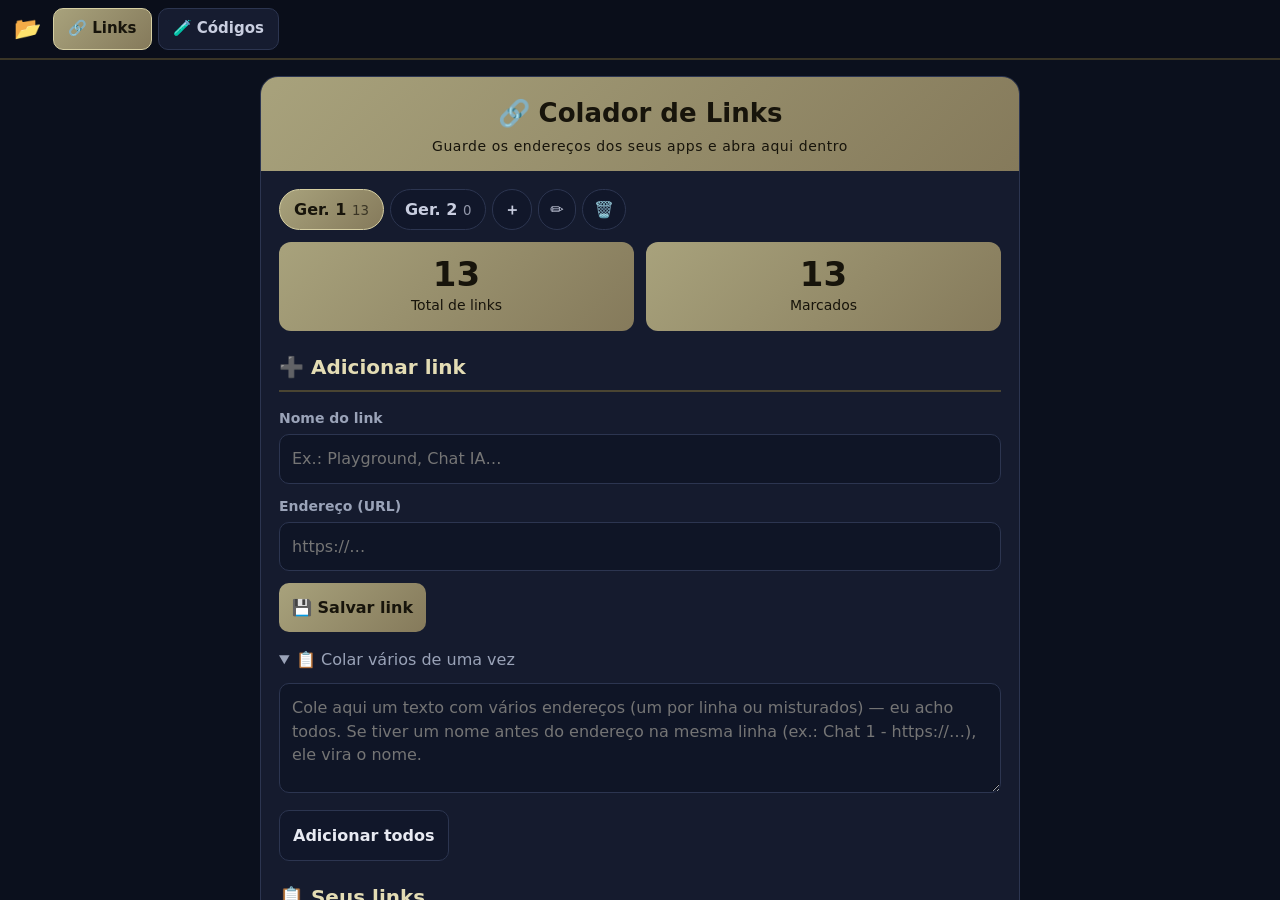
<file: app/ferramentas/colador.html>
<!doctype html>
<html lang="pt-BR">
<head>
<meta charset="utf-8">
<meta name="viewport" content="width=device-width, initial-scale=1, viewport-fit=cover">
<meta name="theme-color" content="#0d1220">
<title>Colador de Links</title>
<link rel="manifest" href="manifest.json">
<link rel="icon" href="[data-uri]">
<link rel="apple-touch-icon" href="[data-uri]">
<style>/* css/app.css */
/* Colador de Links — tema escuro com dourado (igual ao "Ger. 1") */
:root {
  --fundo: #0b101d; --cartao: #151b2e; --item: #1b2238; --linha: #2c3550;
  --txt: #e8eaf2; --mut: #9aa3b8; --ouro1: #a8a27c; --ouro2: #857a5b; --ouro-txt: #17140b;
  --verde: #4ade80; --perigo: #f87171; --perigo-fundo: #3b2230;
  color-scheme: dark;
}
* { box-sizing: border-box; }
html, body { height: 100%; margin: 0; }
body { background: var(--fundo); color: var(--txt); font: 16px/1.45 system-ui, -apple-system, "Segoe UI", Roboto, sans-serif; display: flex; flex-direction: column; overflow: hidden; }
button { font: inherit; color: inherit; cursor: pointer; }
input, textarea { font: inherit; color: var(--txt); background: #0f1526; border: 1px solid var(--linha); border-radius: 10px; padding: 12px; width: 100%; }
input:focus, textarea:focus { outline: 2px solid var(--ouro1); border-color: transparent; }
button:focus-visible { outline: 2px solid var(--ouro1); outline-offset: 2px; }
[hidden] { display: none !important; }

/* abas */
#abas { display: flex; align-items: center; gap: 6px; padding: 8px 8px calc(8px); padding-top: calc(8px + env(safe-area-inset-top, 0px)); background: #0a0e1a; border-bottom: 2px solid #3a3526; flex: none; }
.aba-menu { background: none; border: 0; font-size: 22px; padding: 4px 6px; flex: none; }
.abas-lista { display: flex; gap: 6px; overflow-x: auto; scrollbar-width: none; flex: 1; min-width: 0; }
.abas-lista::-webkit-scrollbar { display: none; }
.aba { flex: none; background: #161c30; border: 1px solid var(--linha); border-radius: 10px; padding: 9px 14px; font-weight: 600; font-size: 15px; color: #c9cee0; white-space: nowrap; }
.aba.ativa { background: linear-gradient(135deg, var(--ouro1), var(--ouro2)); color: var(--ouro-txt); border-color: #d6cfa3; }
.aba.viva:not(.ativa) { box-shadow: inset 0 -3px 0 var(--verde); }

/* palco */
#palco { flex: 1; min-height: 0; position: relative; }
.tela { position: absolute; inset: 0; overflow-y: auto; padding: 16px; }
#quadros-abas, .visor-quadros { position: absolute; inset: 0; }
.visor { position: absolute; inset: 0; display: flex; flex-direction: column; background: var(--fundo); }
.visor-quadros { position: relative; flex: 1; inset: auto; }
.visor-caixa { position: absolute; inset: 0; }
.quadro { position: absolute; inset: 0; width: 100%; height: 100%; border: 0; background: #fff; }
.visor-topo { display: flex; align-items: center; gap: 8px; padding: 10px 12px; background: linear-gradient(135deg, var(--ouro1), var(--ouro2)); color: var(--ouro-txt); flex: none; }
.visor-titulo { flex: 1; min-width: 0; overflow: hidden; text-overflow: ellipsis; white-space: nowrap; font-size: 16px; }
.vbtn { background: rgba(0,0,0,.18); border: 0; border-radius: 8px; width: 40px; height: 36px; font-size: 18px; color: inherit; flex: none; }
body.cheia #abas, body.cheia #rodape { display: none !important; }

/* rodapé */
#rodape { display: flex; gap: 10px; padding: 10px 12px calc(10px + env(safe-area-inset-bottom, 0px)); background: #0a0e1a; flex: none; }
.nav { flex: 1; border: 0; border-radius: 10px; padding: 13px; font-weight: 700; background: var(--ouro1); color: var(--ouro-txt); }
.nav.forte { background: linear-gradient(135deg, var(--ouro1), var(--ouro2)); }
.nav:disabled { opacity: .35; }

/* cartão da lista */
.cartao { max-width: 760px; margin: 0 auto; background: var(--cartao); border: 1px solid var(--linha); border-radius: 18px; overflow: hidden; padding-bottom: 18px; }
.cartao > *:not(.cab) { margin-left: 18px; margin-right: 18px; }
.cab { background: linear-gradient(135deg, var(--ouro1), var(--ouro2)); color: var(--ouro-txt); text-align: center; padding: 18px 12px 14px; margin-bottom: 16px; }
.cab h1 { margin: 0; font-size: 26px; } .cab p { margin: 4px 0 0; font-size: 14px; letter-spacing: .04em; }
.numeros { display: grid; grid-template-columns: 1fr 1fr; gap: 12px; margin-bottom: 8px; }
.num { background: linear-gradient(135deg, var(--ouro1), var(--ouro2)); color: var(--ouro-txt); border-radius: 12px; text-align: center; padding: 14px 8px; }
.num b { display: block; font-size: 34px; line-height: 1.1; font-variant-numeric: tabular-nums; } .num span { font-size: 14px; }
h2 { font-size: 20px; color: #e3dcb4; border-bottom: 2px solid #4a4532; padding-bottom: 8px; margin-top: 22px; }
.campo { display: grid; gap: 6px; margin-bottom: 12px; } .campo label { color: var(--mut); font-size: 14px; font-weight: 600; }
.btn { display: block; width: auto; border: 1px solid var(--linha); background: #11172a; border-radius: 10px; padding: 13px; font-weight: 600; margin-top: 10px; }
.btn.forte { background: linear-gradient(135deg, var(--ouro1), var(--ouro2)); color: var(--ouro-txt); border: 0; }
.btn.grande { padding: 16px; font-size: 18px; }
.btn.perigo { background: var(--perigo-fundo); color: var(--perigo); border-color: #5a2b38; }
.mais { margin-top: 10px; } .mais summary { cursor: pointer; color: var(--mut); padding: 6px 0; } .mais textarea { min-height: 110px; margin-top: 6px; }
.busca { margin-bottom: 10px; }
.lista { display: grid; gap: 10px; }
.item { display: grid; grid-template-columns: auto minmax(0, 1fr); gap: 8px 12px; align-items: center; background: var(--item); border-left: 4px solid #6d6650; border-radius: 12px; padding: 12px; }
.marca input { width: 26px; height: 26px; accent-color: var(--ouro1); padding: 0; }
.info { min-width: 0; }
.info .nome { background: none; border: 0; padding: 0; text-align: left; color: var(--verde); font-weight: 700; font-size: 17px; word-break: break-word; }
.info small { display: block; color: var(--mut); font-size: 13px; word-break: break-all; }
.bts { grid-column: 2; display: flex; gap: 6px; align-items: center; flex-wrap: wrap; }
@media (min-width: 640px) { .item { grid-template-columns: auto minmax(0, 1fr) auto; } .bts { grid-column: auto; justify-content: flex-end; } }
.mini { background: #11172a; border: 1px solid var(--linha); border-radius: 8px; min-width: 38px; height: 38px; }
.mini:disabled { opacity: .3; }
.mini.perigo { color: var(--perigo); }
.remover { background: var(--perigo-fundo); color: var(--perigo); border: 1px solid #5a2b38; border-radius: 8px; padding: 9px 12px; font-weight: 600; }
.editar { grid-column: 1 / -1; display: grid; gap: 8px; } .e-bts { display: flex; gap: 8px; } .e-bts .btn { margin: 0; }
.acoes { margin-top: 16px; }
.mut { color: var(--mut); } .pequeno { font-size: 13px; margin-top: 14px; }

/* janela das abas */
.janela { position: fixed; inset: 0; background: rgba(0,0,0,.6); display: grid; place-items: center; padding: 16px; z-index: 10; }
.janela-caixa { width: min(560px, 100%); max-height: 88vh; overflow-y: auto; background: var(--cartao); border: 1px solid var(--linha); border-radius: 16px; padding: 16px; }
.janela-topo { display: flex; justify-content: space-between; align-items: center; font-size: 18px; margin-bottom: 6px; }
.janela-topo .vbtn { background: #11172a; color: var(--txt); }
.linha-aba { display: grid; grid-template-columns: minmax(0, 1fr) auto; gap: 8px; align-items: center; padding: 10px 0; border-bottom: 1px solid var(--linha); }
.la-info small { display: block; color: var(--mut); word-break: break-all; font-size: 12px; } .la-bts { display: flex; gap: 4px; }

.aviso { position: fixed; left: 50%; bottom: 90px; transform: translateX(-50%); background: #1f2a44; color: var(--txt); border: 1px solid var(--ouro1); padding: 10px 16px; border-radius: 12px; z-index: 20; max-width: 90vw; text-align: center; }
@media (prefers-reduced-motion: reduce) { * { scroll-behavior: auto !important; } }

/* listas (Ger. 1, Ger. 2…) */
.listas { display: flex; gap: 6px; overflow-x: auto; padding: 2px 0 12px; scrollbar-width: none; }
.lista-chip { flex: none; background: #11172a; border: 1px solid var(--linha); border-radius: 999px; padding: 8px 14px; font-weight: 600; color: #c9cee0; }
.lista-chip small { opacity: .7; font-weight: 400; }
.lista-chip.ativa { background: linear-gradient(135deg, var(--ouro1), var(--ouro2)); color: var(--ouro-txt); border-color: #d6cfa3; }
.lista-chip.mais-lista { padding: 8px 11px; }
select { font: inherit; color: var(--txt); background: #0f1526; border: 1px solid var(--linha); border-radius: 10px; padding: 11px; width: 100%; }

/* 🧪 Meus Códigos */
.mono { font: 13px/1.5 ui-monospace, Consolas, monospace; }
.cod-icone { font-size: 24px; width: 30px; text-align: center; }
.cod-visor { position: absolute; inset: 0; display: flex; flex-direction: column; background: var(--fundo); }
.cv-bts { display: flex; gap: 6px; padding: 8px; overflow-x: auto; background: #0a0e1a; flex: none; scrollbar-width: none; }
.mini-t { flex: none; background: #11172a; border: 1px solid var(--linha); border-radius: 8px; padding: 8px 12px; font-weight: 600; }
.mini-t.ativo { background: linear-gradient(135deg, var(--ouro1), var(--ouro2)); color: var(--ouro-txt); border-color: #d6cfa3; }
.mini-t.perigo { color: var(--perigo); } .mini-t:disabled { opacity: .35; }
.cv-corpo { flex: 1; min-height: 0; position: relative; }
.cv-palco { position: absolute; inset: 0; display: flex; justify-content: center; background: #2a3045; }
.cv-palco iframe { width: 100%; height: 100%; border: 0; background: #fff; }
.cv-palco.cel iframe { width: 390px; max-width: 100%; }
.cv-texto { position: absolute; inset: 0; width: 100%; height: 100%; border: 0; border-radius: 0; resize: none; white-space: pre; tab-size: 2; background: #0a0f1c; }

.aba-visor { border-style: dashed; }
.abrir-um { background: var(--ouro1) !important; color: var(--ouro-txt) !important; font-weight: 700; }

</style>
</head>
<body>
  <!-- barra de abas: a primeira é sempre a lista de links; as outras são os seus apps fixados -->
  <header id="abas">
    <button class="aba-menu" id="btn-abas" title="Arrumar as abas" aria-label="Arrumar as abas">📂</button>
    <div id="abas-lista" class="abas-lista"></div>
  </header>

  <main id="palco">
    <!-- tela da lista de links -->
    <section id="tela-links" class="tela"></section>
    <!-- 🧪 Meus Códigos (playground que guarda) -->
    <section id="tela-codigos" class="tela" hidden></section>
    <!-- aqui entram os quadros das abas fixadas (ficam vivos ao trocar de aba) -->
    <div id="quadros-abas"></div>
    <!-- visor: abre os links marcados, um por vez -->
    <section id="visor" class="visor" hidden>
      <div class="visor-topo">
        <b id="visor-titulo" class="visor-titulo"></b>
        <button class="vbtn" id="visor-copiar" title="Copiar o endereço">📋</button>
        <button class="vbtn" id="visor-fora" title="Abrir no navegador">↗</button>
        <button class="vbtn" id="visor-cheia" title="Tela cheia">⛶</button>
        <button class="vbtn" id="visor-fechar" title="Fechar">✕</button>
      </div>
      <div id="visor-quadros" class="visor-quadros"></div>
    </section>
  </main>

  <footer id="rodape" hidden>
    <button class="nav" id="ant">← Anterior</button>
    <button class="nav forte" id="prox">Próximo →</button>
  </footer>

  <!-- janela de arrumar as abas -->
  <div id="janela" class="janela" hidden>
    <div class="janela-caixa">
      <div class="janela-topo"><b>📂 Abas fixadas</b><button class="vbtn" id="janela-fechar">✕</button></div>
      <p class="mut">Cada aba fica aberta por trás quando você troca: o login, o token e as conversas continuam vivos.</p>
      <div id="janela-lista"></div>
      <div class="campo"><label for="nova-aba-nome">Nome curto</label><input id="nova-aba-nome" placeholder="Ex.: Playground"></div>
      <div class="campo"><label for="nova-aba-url">Endereço</label><input id="nova-aba-url" inputmode="url" placeholder="https://…"></div>
      <button class="btn forte" id="nova-aba-ok">📌 Fixar como aba</button>
    </div>
  </div>

  <div id="aviso" class="aviso" hidden></div>

  <script>
/* js/00-dados.js */
/* =========================================================================
   Colador de Links — 00-dados.js
   Onde tudo fica guardado (neste aparelho) + backup em arquivo.
   CL.links  = [{ id, nome, url, marcado }]
   CL.abas   = [{ id, nome, url }]        (as abas fixadas no topo)
   ========================================================================= */
(function (g) {
  'use strict';
  const CL = (g.CL = g.CL || {});
  CL.versao = 'v15/11-c';
  // cópia do arquivo como veio (antes de o app mexer na tela) — usada no 📌 Fixar no arquivo
  const FONTE = '<!doctype html>\n' + document.documentElement.outerHTML;
  const K_LINKS = 'colador_links_v1', K_ABAS = 'colador_abas_v1', K_LISTAS = 'colador_listas_v1', K_ATUAL = 'colador_lista_atual';

  // 📌 LINKS FIXOS: ficam DENTRO do arquivo. Mesmo se o celular apagar tudo, quando abrir eles voltam.
  // Para mudar: aba 🔗 Links → 📌 Fixar os links no arquivo (baixa um colador.html novo com os seus links).
  /*FIXOS-INICIO*/const INICIAIS = [
    ['1.play', 'https://bucolic-babka-4c12ea.netlify.app/'],
    ['2.SkTools', 'https://hilarious-profiterole-c0c785.netlify.app/'],
    ['3.chat', 'https://iridescent-speculoos-1db22c.netlify.app/'],
    ['4.sk', 'https://phenomenal-caramel-18cdfe.netlify.app/'],
    ['5', 'https://bejewelled-bienenstitch-3f78dd.netlify.app/'],
    ['Conversa (Claude)', 'https://claude.ai/share/0f4958a1-a87a-4180-a09a-dd15341a65cd'],
    ['proj22-pwa', 'https://maikonadvogadomg-alt.github.io/proj22-pwa/index.html'],
    ['mini6-pwa', 'https://jorgecaldeira62-gif.github.io/mini6-pwa/'],
    ['Monica 1', 'https://monica.im/share/chat?shareId=nfi0FGbnUIDxyh7O'],
    ['Monica 2', 'https://monica.im/share/chat?shareId=rjMdNehXJOdwRxoQ'],
    ['Mini SK', 'https://maikonadvogadomg-alt.github.io/mini-sk/'],
    ['Caça-Bug 2', 'https://maikonadvogadomg-alt.github.io/caca-bug-2/'],
    ['Caca1', 'https://maikonadvogadomg-alt.github.io/caca-tudo/'],
  ];/*FIXOS-FIM*/

  const uid = () => Date.now().toString(36) + Math.random().toString(36).slice(2, 7);
  function ler(k, padrao) { try { const v = localStorage.getItem(k); return v ? JSON.parse(v) : padrao; } catch { return padrao; } }
  function gravar(k, v) { try { localStorage.setItem(k, JSON.stringify(v)); return true; } catch { CL.aviso('⚠️ Não consegui guardar (memória cheia?). Faça um backup.'); return false; } }

  CL.links = ler(K_LINKS, null);
  if (!CL.links) { CL.links = INICIAIS.map(([nome, url]) => ({ id: uid(), nome, url, marcado: true })); gravar(K_LINKS, CL.links); }
  // os fixos voltam sempre que faltarem (mesmo depois de apagar os dados do navegador)
  { const tem = new Set(CL.links.map((l) => l.url)); let volta = 0; for (const x of INICIAIS) { const nome = x[0], url = x[1]; if (!tem.has(url)) { CL.links.push({ id: uid(), nome, url, marcado: true, fixo: true, lista: x[2] }); volta++; } } if (volta) gravar(K_LINKS, CL.links); }
  const FIXO = new Set(INICIAIS.map((x) => x[1]));
  CL.links.forEach((l) => { if (FIXO.has(l.url)) l.fixo = true; });
  CL.abas = ler(K_ABAS, []);
  // várias listas (Ger. 1, Ger. 2, …): cada link pertence a uma
  CL.listas = ler(K_LISTAS, null) || [{ id: 'l1', nome: 'Ger. 1' }, { id: 'l2', nome: 'Ger. 2' }];
  CL.links.forEach((l) => { if (!l.lista || !CL.listas.some((x) => x.id === l.lista)) l.lista = CL.listas[0].id; });
  CL.listaAtual = ler(K_ATUAL, CL.listas[0].id);
  if (!CL.listas.some((x) => x.id === CL.listaAtual)) CL.listaAtual = CL.listas[0].id;

  CL.salvar = () => { gravar(K_LINKS, CL.links); gravar(K_ABAS, CL.abas); gravar(K_LISTAS, CL.listas); gravar(K_ATUAL, CL.listaAtual); };
  CL.uid = uid;
  CL.esc = (s) => String(s == null ? '' : s).replace(/[&<>"']/g, (c) => ({ '&': '&amp;', '<': '&lt;', '>': '&gt;', '"': '&quot;', "'": '&#39;' }[c]));
  CL.$ = (s, el) => (el || document).querySelector(s);

  // aceita "site.com" sem https
  CL.arrumarUrl = (u) => { u = String(u || '').trim(); if (!u) return ''; if (!/^[a-z][\w+.-]*:/i.test(u)) u = 'https://' + u; try { return new URL(u).href; } catch { return ''; } };

  // ── aviso rápido ────────────────────────────────────────────────────────────
  let t;
  CL.aviso = (msg) => { const a = document.getElementById('aviso'); if (!a) return; a.textContent = msg; a.hidden = false; clearTimeout(t); t = setTimeout(() => (a.hidden = true), 2600); };

  // ── backup ─────────────────────────────────────────────────────────────────
  CL.backup = async () => {
    let codigos = [];
    try { codigos = CL.codigosDB ? await CL.codigosDB.todos() : []; } catch (e) {}
    const dados = JSON.stringify({ app: 'colador-de-links', versao: 2, data: new Date().toISOString(), listas: CL.listas, links: CL.links, abas: CL.abas, codigos }, null, 1);
    const a = document.createElement('a');
    a.href = URL.createObjectURL(new Blob([dados], { type: 'application/json' }));
    a.download = 'colador-links-backup-' + new Date().toISOString().slice(0, 10) + '.json';
    document.body.appendChild(a); a.click(); setTimeout(() => { URL.revokeObjectURL(a.href); a.remove(); }, 1000);
  };
  // ── copiar e lista em TEXTO (.md): fácil de ler, copiar e colar em qualquer lugar ──
  CL.copiar = async (texto, msg) => {
    try { await navigator.clipboard.writeText(texto); }
    catch { const t = document.createElement('textarea'); t.value = texto; document.body.appendChild(t); t.select(); try { document.execCommand('copy'); } catch {} t.remove(); }
    CL.aviso(msg || '📋 Copiado.');
  };
  CL.textoMD = (soLista) => {
    const listas = soLista ? CL.listas.filter((x) => x.id === soLista) : CL.listas;
    let md = '# Meus links — Colador (' + new Date().toLocaleDateString('pt-BR') + ')\n';
    for (const li of listas) {
      const ls = CL.links.filter((l) => l.lista === li.id);
      md += '\n## ' + li.nome + '\n\n' + (ls.length ? ls.map((l) => '- ' + l.nome + ' — ' + l.url).join('\n') : '(vazia)') + '\n';
    }
    return md;
  };
  // 📌 gera um colador.html novo com TODOS os links atuais fixos dentro dele
  CL.fixarNoArquivo = () => {
    const nomeLista = (id) => { const li = CL.listas.find((x) => x.id === id); return li ? li.id : ''; };
    const linhas = CL.links.map((l) => '    [' + JSON.stringify(l.nome) + ', ' + JSON.stringify(l.url) + (l.lista ? ', ' + JSON.stringify(nomeLista(l.lista)) : '') + '],').join('\n');
    const novo = FONTE.replace(/\/\*FIXOS-INICIO\*\/[\s\S]*?\/\*FIXOS-FIM\*\//, () => '/*FIXOS-INICIO*/const INICIAIS = [\n' + linhas + '\n  ];/*FIXOS-FIM*/');
    if (novo === FONTE) { CL.aviso('⚠️ Não achei o lugar dos links fixos neste arquivo.'); return; }
    const a = document.createElement('a');
    a.href = URL.createObjectURL(new Blob([novo], { type: 'text/html;charset=utf-8' }));
    a.download = 'colador.html';
    document.body.appendChild(a); a.click(); setTimeout(() => { URL.revokeObjectURL(a.href); a.remove(); }, 1000);
    CL.aviso('📌 Baixei o colador.html com ' + CL.links.length + ' links fixos. Troque o arquivo antigo por este.');
  };
  CL.baixarMD = () => {
    const a = document.createElement('a');
    a.href = URL.createObjectURL(new Blob([CL.textoMD()], { type: 'text/markdown;charset=utf-8' }));
    a.download = 'meus-links-' + new Date().toISOString().slice(0, 10) + '.md';
    document.body.appendChild(a); a.click(); setTimeout(() => { URL.revokeObjectURL(a.href); a.remove(); }, 1000);
  };
  // lê um texto/.md: cada "## Nome" vira (ou acha) uma lista; os endereços abaixo entram nela
  CL.importarTexto = (texto) => {
    const antes = CL.listaAtual; let n = 0;
    const partes = String(texto || '').split(/^##\s+/m);
    if (partes.length < 2) return CL.colarVarios(texto);
    n += CL.colarVarios(partes[0]);
    for (const p of partes.slice(1)) {
      const nome = p.split('\n')[0].trim().slice(0, 24) || 'Lista';
      let li = CL.listas.find((x) => x.nome.toLowerCase() === nome.toLowerCase());
      if (!li) { li = { id: uid(), nome }; CL.listas.push(li); }
      CL.listaAtual = li.id;
      n += CL.colarVarios(p.slice(p.indexOf('\n') + 1));
    }
    CL.listaAtual = antes; CL.salvar();
    return n;
  };
  CL.restaurar = async (arquivo) => {
    const texto = await arquivo.text();
    let j; try { j = JSON.parse(texto); } catch { return CL.importarTexto(texto); }
    if (!Array.isArray(j.links)) throw new Error('Este arquivo não é um backup do Colador.');
    for (const li of j.listas || []) if (!CL.listas.some((x) => x.id === li.id)) CL.listas.push({ id: li.id, nome: li.nome });
    const ja = new Set(CL.links.map((l) => (l.lista || '') + '|' + l.url));
    let n = 0;
    for (const l of j.links) { const lista = CL.listas.some((x) => x.id === l.lista) ? l.lista : CL.listas[0].id; if (l.url && !ja.has(lista + '|' + l.url)) { CL.links.push({ id: uid(), nome: l.nome || l.url, url: l.url, marcado: !!l.marcado, lista }); n++; } }
    if (Array.isArray(j.codigos) && CL.codigosDB) { const tem = new Set((await CL.codigosDB.todos()).map((c) => c.nome + '|' + c.codigo.length)); for (const c of j.codigos) if (c && c.codigo != null && !tem.has(c.nome + '|' + c.codigo.length)) { await CL.codigosDB.guardar(Object.assign({}, c, { id: uid() })); n++; } }
    const jaAba = new Set(CL.abas.map((a) => a.url));
    for (const a of j.abas || []) if (a.url && !jaAba.has(a.url)) CL.abas.push({ id: uid(), nome: a.nome, url: a.url });
    CL.salvar();
    return n;
  };
  // cola um texto qualquer com vários endereços dentro → vira links
  CL.colarVarios = (texto) => {
    const urls = String(texto || '').match(/https?:\/\/[^\s"'<>)]+/g) || [];
    const ja = new Set(CL.links.filter((l) => l.lista === CL.listaAtual).map((l) => l.url));
    let n = 0;
    // tenta aproveitar o texto antes do endereço na mesma linha como nome (ex.: "Chat 1 - https://…")
    const linhas = String(texto || '').split(/\n/);
    const nomeDe = (url) => { const ln = linhas.find((x) => x.includes(url)); const antes = ln ? ln.slice(0, ln.indexOf(url)).replace(/^[\s>*•+-]+/, '').replace(/[\[\]()*_`]/g, '').replace(/[-:–—|•\s]+$/, '').trim() : ''; return antes && antes.length <= 40 ? antes : new URL(url).hostname.split('.')[0]; };
    for (const u of urls) { const url = CL.arrumarUrl(u.replace(/[.,;]+$/, '')); if (url && !ja.has(url)) { ja.add(url); CL.links.push({ id: uid(), nome: nomeDe(u.replace(/[.,;]+$/, '')), url, marcado: true, lista: CL.listaAtual }); n++; } }
    CL.salvar();
    return n;
  };
})(window);

</script>
  <script>
/* js/10-abas.js */
/* =========================================================================
   Colador de Links — 10-abas.js
   Barra de abas do topo. A 1ª é sempre "🔗 Links". As outras são apps
   fixados: cada um abre num quadro que NÃO é apagado ao trocar de aba —
   por isso o login, o token e as conversas continuam vivos.
   ========================================================================= */
(function (CL) {
  'use strict';
  const $ = CL.$;
  let atual = 'links';
  const vivos = new Map(); // id da aba → <iframe>

  function pintar() {
    const lista = $('#abas-lista');
    lista.innerHTML = '<button class="aba' + (atual === 'links' ? ' ativa' : '') + '" data-aba="links">🔗 Links</button>' +
      '<button class="aba' + (atual === 'codigos' ? ' ativa' : '') + '" data-aba="codigos">🧪 Códigos</button>' +
      // um "▶" para cada lista com visor aberto (Ger. 1, Ger. 2…): troca entre eles sem perder onde estava
      CL.visor.abertos.map((id) => '<button class="aba aba-visor viva' + (atual === 'visor:' + id ? ' ativa' : '') + '" data-aba="visor:' + id + '">▶ ' + CL.esc((CL.listas.find((x) => x.id === id) || {}).nome || 'Lista') + '</button>').join('') +
      CL.abas.map((a) => '<button class="aba' + (atual === a.id ? ' ativa' : '') + (vivos.has(a.id) ? ' viva' : '') + '" data-aba="' + a.id + '" title="' + CL.esc(a.url) + '">' + CL.esc(a.nome) + '</button>').join('');
    const ativa = lista.querySelector('.ativa'); if (ativa) ativa.scrollIntoView({ inline: 'nearest', block: 'nearest' });
  }

  function ir(id) {
    const ehVisor = String(id).startsWith('visor:') && CL.visor.ver(id.slice(6));
    if (String(id).startsWith('visor:') && !ehVisor) id = 'links';
    atual = id;
    const ehLinks = id === 'links', ehCod = id === 'codigos';
    $('#tela-codigos').hidden = !ehCod;
    $('#tela-links').hidden = !ehLinks;
    $('#visor').hidden = !ehVisor;
    $('#rodape').hidden = !ehVisor;
    $('#quadros-abas').hidden = ehLinks || ehCod || ehVisor;
    vivos.forEach((f, k) => (f.hidden = k !== id));
    if (!ehLinks && !ehCod && !ehVisor) {
      const a = CL.abas.find((x) => x.id === id);
      if (a && !vivos.has(id)) {
        const f = document.createElement('iframe');
        f.className = 'quadro';
        f.src = a.url;
        f.setAttribute('allow', 'clipboard-read; clipboard-write; microphone; camera; fullscreen; autoplay');
        f.setAttribute('allowfullscreen', '');
        f.title = a.nome;
        $('#quadros-abas').appendChild(f);
        vivos.set(id, f);
      }
    }
    pintar();
  }

  function fixar(nome, url) {
    url = CL.arrumarUrl(url);
    if (!url) { CL.aviso('Endereço inválido.'); return null; }
    if (CL.abas.some((a) => a.url === url)) { CL.aviso('Esse já é uma aba.'); return null; }
    const a = { id: CL.uid(), nome: (nome || new URL(url).hostname.split('.')[0]).slice(0, 18), url };
    CL.abas.push(a); CL.salvar(); pintar(); pintarJanela();
    CL.aviso('📌 Fixado como aba: ' + a.nome);
    return a;
  }
  function tirar(id) {
    CL.abas = CL.abas.filter((a) => a.id !== id);
    const f = vivos.get(id); if (f) { f.remove(); vivos.delete(id); }
    CL.salvar(); if (atual === id) ir('links'); else pintar(); pintarJanela();
  }
  function mover(id, d) {
    const i = CL.abas.findIndex((a) => a.id === id), j = i + d;
    if (i < 0 || j < 0 || j >= CL.abas.length) return;
    [CL.abas[i], CL.abas[j]] = [CL.abas[j], CL.abas[i]]; CL.salvar(); pintar(); pintarJanela();
  }
  function recarregar(id) { const f = vivos.get(id); if (f) { const u = f.src; f.src = 'about:blank'; setTimeout(() => (f.src = u), 50); } }

  function pintarJanela() {
    const el = $('#janela-lista');
    el.innerHTML = CL.abas.length ? CL.abas.map((a, i) =>
      '<div class="linha-aba"><div class="la-info"><b>' + CL.esc(a.nome) + '</b><small>' + CL.esc(a.url) + '</small></div>' +
      '<div class="la-bts"><button class="mini" data-sobe="' + a.id + '"' + (i ? '' : ' disabled') + '>↑</button><button class="mini" data-desce="' + a.id + '"' + (i < CL.abas.length - 1 ? '' : ' disabled') + '>↓</button>' +
      '<button class="mini" data-recarregar="' + a.id + '" title="Recarregar">⟳</button><button class="mini perigo" data-tirar="' + a.id + '" title="Tirar">✕</button></div></div>').join('') : '<p class="mut">Nenhuma aba fixada ainda. Na lista de links, toque em 📌 num link, ou escreva abaixo.</p>';
  }

  function iniciar() {
    $('#abas-lista').addEventListener('click', (e) => { const b = e.target.closest('[data-aba]'); if (b) ir(b.dataset.aba); });
    $('#btn-abas').onclick = () => { pintarJanela(); $('#janela').hidden = false; };
    $('#janela-fechar').onclick = () => ($('#janela').hidden = true);
    $('#janela').addEventListener('click', (e) => {
      if (e.target.id === 'janela') { $('#janela').hidden = true; return; }
      const b = e.target.closest('button'); if (!b) return;
      if (b.dataset.sobe) mover(b.dataset.sobe, -1);
      if (b.dataset.desce) mover(b.dataset.desce, 1);
      if (b.dataset.tirar) tirar(b.dataset.tirar);
      if (b.dataset.recarregar) { recarregar(b.dataset.recarregar); CL.aviso('Recarregado.'); }
    });
    $('#nova-aba-ok').onclick = () => { if (fixar($('#nova-aba-nome').value.trim(), $('#nova-aba-url').value)) { $('#nova-aba-nome').value = ''; $('#nova-aba-url').value = ''; } };
    pintar();
  }

  CL.abasUI = { iniciar, ir, fixar, pintar, get atual() { return atual; } };
})(window.CL);

</script>
  <script>
/* js/20-links.js */
/* =========================================================================
   Colador de Links — 20-links.js
   A lista: guardar (nome + endereço), marcar, remover, fixar como aba,
   colar vários de uma vez, backup. "🚀 Abrir Selecionados" abre o visor.
   ========================================================================= */
(function (CL) {
  'use strict';
  const $ = CL.$;
  let filtro = '';

  function montar() {
    const el = $('#tela-links');
    el.innerHTML =
      '<div class="cartao">' +
      '  <div class="cab"><h1>🔗 Colador de Links</h1><p>Guarde os endereços dos seus apps e abra aqui dentro</p></div>' +
      '  <div class="listas" id="l-listas"></div>' +
      '  <div class="numeros"><div class="num"><b id="n-total">0</b><span>Total de links</span></div><div class="num"><b id="n-marc">0</b><span>Marcados</span></div></div>' +
      '  <h2>➕ Adicionar link</h2>' +
      '  <div class="campo"><label for="l-nome">Nome do link</label><input id="l-nome" placeholder="Ex.: Playground, Chat IA…"></div>' +
      '  <div class="campo"><label for="l-url">Endereço (URL)</label><input id="l-url" inputmode="url" autocapitalize="off" placeholder="https://…"></div>' +
      '  <button class="btn forte" id="l-salvar">💾 Salvar link</button>' +
      '  <details class="mais" open><summary>📋 Colar vários de uma vez</summary><textarea id="l-varios" placeholder="Cole aqui um texto com vários endereços (um por linha ou misturados) — eu acho todos. Se tiver um nome antes do endereço na mesma linha (ex.: Chat 1 - https://…), ele vira o nome."></textarea><button class="btn" id="l-varios-ok">Adicionar todos</button></details>' +
      '  <h2>📋 Seus links</h2>' +
      '  <input id="l-busca" class="busca" placeholder="🔍 Procurar…" autocapitalize="off">' +
      '  <div id="l-lista" class="lista"></div>' +
      '  <div class="acoes">' +
      '    <button class="btn forte grande" id="l-abrir">🚀 Abrir selecionados</button>' +
      '    <button class="btn" id="l-todos">✅ Marcar todos</button>' +
      '    <button class="btn" id="l-nenhum">⬜ Desmarcar</button>' +
      '    <button class="btn" id="l-backup">💾 Backup (baixar)</button>' +
      '    <button class="btn" id="l-fixar" title="Baixa um colador.html novo com todos estes links guardados DENTRO do arquivo: mesmo se apagar tudo, eles voltam">📌 Fixar os links no arquivo</button>' +
      '    <button class="btn" id="l-md">📄 Baixar em texto (.md)</button>' +
      '    <button class="btn" id="l-copiar">📋 Copiar a lista</button>' +
      '    <button class="btn" id="l-restaurar">📥 Restaurar (backup .json ou texto .md)</button><input type="file" id="l-arq" accept=".json,.md,.txt,application/json,text/*" hidden>' +
      '    <button class="btn perigo" id="l-limpar">🗑️ Limpar tudo</button>' +
      '  </div>' +
      '  <p class="mut pequeno">Fica guardado neste aparelho. Faça um 💾 Backup de vez em quando: se o celular apagar os dados do navegador, você restaura. · ' + CL.versao + '</p>' +
      '</div>';
    $('#l-listas').addEventListener('click', (e) => {
      const b = e.target.closest('button'); if (!b) return;
      if (b.dataset.lista) { CL.listaAtual = b.dataset.lista; CL.salvar(); pintar(); return; }
      if (b.id === 'l-nova') { const n = prompt('Nome da nova lista:', 'Ger. ' + (CL.listas.length + 1)); if (!n) return; const li = { id: CL.uid(), nome: n.trim().slice(0, 24) }; CL.listas.push(li); CL.listaAtual = li.id; CL.salvar(); pintar(); CL.aviso('Lista criada: ' + li.nome); return; }
      const atual = CL.listas.find((x) => x.id === CL.listaAtual);
      if (b.id === 'l-renomear') { const n = prompt('Novo nome da lista:', atual.nome); if (n) { atual.nome = n.trim().slice(0, 24); CL.salvar(); pintar(); } return; }
      if (b.id === 'l-apagar-lista') {
        if (CL.listas.length < 2) return CL.aviso('Precisa ter pelo menos uma lista.');
        const qtd = CL.links.filter((l) => l.lista === atual.id).length;
        const destino = CL.listas.find((x) => x.id !== atual.id);
        if (!confirm('Apagar a lista "' + atual.nome + '"?' + (qtd ? '\n\nOs ' + qtd + ' links dela NÃO são apagados: vão para "' + destino.nome + '".' : ''))) return;
        CL.links.forEach((l) => { if (l.lista === atual.id) l.lista = destino.id; });
        CL.listas = CL.listas.filter((x) => x !== atual); CL.listaAtual = destino.id; CL.salvar(); pintar();
      }
    });
    $('#l-salvar').onclick = salvar;
    $('#l-url').addEventListener('keydown', (e) => { if (e.key === 'Enter') salvar(); });
    $('#l-varios-ok').onclick = () => { const n = CL.colarVarios($('#l-varios').value); $('#l-varios').value = ''; pintar(); CL.aviso(n ? n + ' link(s) adicionado(s).' : 'Não achei endereço novo nesse texto.'); };
    $('#l-busca').addEventListener('input', (e) => { filtro = e.target.value.trim().toLowerCase(); pintar(); });
    $('#l-todos').onclick = () => { daLista().forEach((l) => (l.marcado = true)); CL.salvar(); pintar(); };
    $('#l-nenhum').onclick = () => { daLista().forEach((l) => (l.marcado = false)); CL.salvar(); pintar(); };
    $('#l-abrir').onclick = () => { const sel = daLista().filter((l) => l.marcado); if (!sel.length) return CL.aviso('Marque pelo menos um link.'); CL.visor.abrir(sel, 0); };
    $('#l-fixar').onclick = () => CL.fixarNoArquivo();
    $('#l-backup').onclick = () => CL.backup().then(() => CL.aviso('Backup baixado (todas as listas e os códigos).'));
    $('#l-md').onclick = () => { CL.baixarMD(); CL.aviso('📄 Lista baixada em texto (todas as listas).'); };
    $('#l-copiar').onclick = () => CL.copiar(CL.textoMD(CL.listaAtual), '📋 Lista "' + (CL.listas.find((x) => x.id === CL.listaAtual) || {}).nome + '" copiada.');
    $('#l-restaurar').onclick = () => $('#l-arq').click();
    $('#l-arq').onchange = async (e) => { const f = e.target.files[0]; e.target.value = ''; if (!f) return; try { const n = await CL.restaurar(f); pintar(); CL.abasUI.pintar(); CL.abasUI.pintar(); CL.aviso('Restaurado: ' + n + ' link(s) novo(s).'); } catch (er) { CL.aviso('❌ ' + er.message); } };
    $('#l-limpar').onclick = () => {
      const b = $('#l-limpar');
      if (b.dataset.certeza) { CL.links = CL.links.filter((l) => l.lista !== CL.listaAtual); CL.salvar(); pintar(); delete b.dataset.certeza; b.textContent = '🗑️ Limpar tudo'; CL.aviso('Lista apagada.'); return; }
      b.dataset.certeza = '1'; b.textContent = '⚠️ Toque de novo para APAGAR os links desta lista';
      setTimeout(() => { delete b.dataset.certeza; b.textContent = '🗑️ Limpar tudo'; }, 4000);
    };
    $('#l-lista').addEventListener('click', (e) => {
      const b = e.target.closest('[data-acao]'); if (!b) return;
      const l = CL.links.find((x) => x.id === b.dataset.id); if (!l) return;
      const acao = b.dataset.acao;
      // abre ESTE link, no visor da lista dele; Anterior/Próximo continuam andando pela lista (igual "27/40")
      if (acao === 'abrir') { const todos = CL.links.filter((x) => x.lista === l.lista); const i = todos.indexOf(l); CL.visor.abrir(todos, Math.max(0, i), l.lista); }
      if (acao === 'fixar') CL.abasUI.fixar(l.nome, l.url);
      if (acao === 'remover') {
        if (b.dataset.certeza) { CL.links = CL.links.filter((x) => x !== l); CL.salvar(); pintar(); return; }
        b.dataset.certeza = '1'; b.textContent = 'Certeza?'; setTimeout(() => { if (b.isConnected) { delete b.dataset.certeza; b.textContent = 'Remover'; } }, 3000);
      }
      if (acao === 'editar') {
        const card = b.closest('.item');
        card.innerHTML = '<div class="editar"><input value="' + CL.esc(l.nome) + '" class="e-nome" aria-label="Nome"><input value="' + CL.esc(l.url) + '" class="e-url" aria-label="Endereço" autocapitalize="off"><select class="e-lista" aria-label="Lista">' + CL.listas.map((x) => '<option value="' + x.id + '"' + (x.id === l.lista ? ' selected' : '') + '>Lista: ' + CL.esc(x.nome) + '</option>').join('') + '</select><div class="e-bts"><button class="btn forte" data-acao="gravar" data-id="' + l.id + '">Salvar</button><button class="btn" data-acao="cancelar" data-id="' + l.id + '">Cancelar</button></div></div>';
      }
      if (acao === 'gravar') { const card = b.closest('.item'); const url = CL.arrumarUrl(card.querySelector('.e-url').value); if (!url) return CL.aviso('Endereço inválido.'); l.nome = card.querySelector('.e-nome').value.trim() || url; l.url = url; l.lista = card.querySelector('.e-lista').value; CL.salvar(); pintar(); }
      if (acao === 'cancelar') pintar();
    });
    $('#l-lista').addEventListener('change', (e) => { const c = e.target.closest('[data-marca]'); if (!c) return; const l = CL.links.find((x) => x.id === c.dataset.marca); if (l) { l.marcado = c.checked; CL.salvar(); contar(); } });
    pintar();
  }

  function salvar() {
    const url = CL.arrumarUrl($('#l-url').value);
    if (!url) return CL.aviso('Cole um endereço válido.');
    if (daLista().some((l) => l.url === url)) return CL.aviso('Esse link já está nesta lista.');
    const nome = $('#l-nome').value.trim() || new URL(url).hostname.split('.')[0];
    CL.links.unshift({ id: CL.uid(), nome, url, marcado: true, lista: CL.listaAtual });
    CL.salvar(); $('#l-nome').value = ''; $('#l-url').value = ''; pintar(); CL.aviso('💾 Salvo: ' + nome);
  }

  const daLista = () => CL.links.filter((l) => l.lista === CL.listaAtual);
  function contar() { const d = daLista(); $('#n-total').textContent = d.length; $('#n-marc').textContent = d.filter((l) => l.marcado).length; }
  function pintarListas() {
    $('#l-listas').innerHTML = CL.listas.map((x) => '<button class="lista-chip' + (x.id === CL.listaAtual ? ' ativa' : '') + '" data-lista="' + x.id + '">' + CL.esc(x.nome) + ' <small>' + CL.links.filter((l) => l.lista === x.id).length + '</small></button>').join('') +
      '<button class="lista-chip mais-lista" id="l-nova" title="Nova lista">＋</button><button class="lista-chip mais-lista" id="l-renomear" title="Renomear esta lista">✏️</button><button class="lista-chip mais-lista" id="l-apagar-lista" title="Apagar esta lista">🗑️</button>';
  }

  function pintar() {
    pintarListas();
    const lista = (filtro ? CL.links : daLista()).filter((l) => !filtro || (l.nome + ' ' + l.url).toLowerCase().includes(filtro));
    $('#l-lista').innerHTML = lista.length ? lista.map((l) =>
      '<div class="item"><label class="marca"><input type="checkbox" data-marca="' + l.id + '"' + (l.marcado ? ' checked' : '') + ' aria-label="Marcar ' + CL.esc(l.nome) + '"></label>' +
      '<div class="info"><button class="nome" data-acao="abrir" data-id="' + l.id + '">' + CL.esc(l.nome) + '</button><small>' + CL.esc(l.url) + (filtro ? ' · ' + CL.esc((CL.listas.find((x) => x.id === l.lista) || {}).nome || '') : '') + '</small></div>' +
      '<div class="bts"><button class="mini abrir-um" data-acao="abrir" data-id="' + l.id + '" title="Abrir este">▶</button><button class="mini" data-acao="fixar" data-id="' + l.id + '" title="Fixar como aba">📌</button><button class="mini" data-acao="editar" data-id="' + l.id + '" title="Editar">✏️</button><button class="remover" data-acao="remover" data-id="' + l.id + '">Remover</button></div></div>').join('')
      : '<p class="mut">' + (filtro ? 'Nada com "' + CL.esc(filtro) + '".' : 'Nenhum link ainda. Cole o primeiro lá em cima.') + '</p>';
    contar();
  }

  CL.linksUI = { montar, pintar };
})(window.CL);

</script>
  <script>
/* js/30-visor.js */
/* =========================================================================
   Colador de Links — 30-visor.js
   VISOR POR LISTA: cada lista (Ger. 1, Ger. 2…) tem o SEU visor, que fica
   aberto por trás quando você troca. Ex.: no Ger. 1 a conversa da Monica,
   no Ger. 2 o Mini SK — troca na aba de cima e cada um continua onde estava.
   Dentro de cada visor: "3/37 - nome", ← Anterior / Próximo →, Tela cheia,
   Abrir fora, Fechar. Os últimos 5 abertos de cada lista ficam vivos.
   ========================================================================= */
(function (CL) {
  'use strict';
  const $ = CL.$;
  const MAX_VIVOS = 5;
  const visores = new Map();   // id da lista → { lista, pos, caixa, vivos }
  let atual = null;            // id da lista do visor que está na tela

  function caixaDe(id) {
    let v = visores.get(id);
    if (!v) {
      const caixa = document.createElement('div');
      caixa.className = 'visor-caixa'; caixa.dataset.lista = id;
      $('#visor-quadros').appendChild(caixa);
      v = { lista: [], pos: 0, caixa, vivos: new Map() };
      visores.set(id, v);
    }
    return v;
  }

  function quadro(v, url) {
    if (v.vivos.has(url)) { const f = v.vivos.get(url); v.vivos.delete(url); v.vivos.set(url, f); return f; }
    const f = document.createElement('iframe');
    f.className = 'quadro';
    f.src = url;
    f.setAttribute('allow', 'clipboard-read; clipboard-write; microphone; camera; fullscreen; autoplay');
    f.setAttribute('allowfullscreen', '');
    v.caixa.appendChild(f);
    v.vivos.set(url, f);
    while (v.vivos.size > MAX_VIVOS) { const [u, velho] = v.vivos.entries().next().value; velho.remove(); v.vivos.delete(u); }
    return f;
  }

  const nomeLista = (id) => (CL.listas.find((x) => x.id === id) || {}).nome || 'Lista';

  function mostrar() {
    const v = visores.get(atual); if (!v) return;
    visores.forEach((x, k) => (x.caixa.hidden = k !== atual));
    const l = v.lista[v.pos]; if (!l) return;
    const f = quadro(v, l.url);
    v.vivos.forEach((q) => (q.hidden = q !== f));
    $('#visor-titulo').textContent = nomeLista(atual) + ' · ' + (v.pos + 1) + '/' + v.lista.length + ' - ' + l.nome;
    $('#ant').disabled = v.pos === 0;
    $('#prox').disabled = v.pos === v.lista.length - 1;
  }

  // abre os links "sel" no visor da lista "id" (por padrão, a lista que está aberta na tela de links)
  function abrir(sel, i, id) {
    id = id || CL.listaAtual;
    const v = caixaDe(id);
    v.lista = sel.slice(); v.pos = i || 0;
    atual = id;
    CL.abasUI.ir('visor:' + id);
  }
  function fechar(id) {
    id = id || atual;
    const v = visores.get(id);
    if (v) { v.caixa.remove(); visores.delete(id); }
    if (document.fullscreenElement) document.exitFullscreen().catch(() => {});
    document.body.classList.remove('cheia');
    const outro = [...visores.keys()][0];
    CL.abasUI.ir(id === atual && outro ? 'visor:' + outro : 'links');
  }
  // chamado pela barra de abas quando você toca em "▶ Ger. 1"
  function ver(id) { if (!visores.has(id)) return false; atual = id; mostrar(); return true; }

  function iniciar() {
    $('#visor-fechar').onclick = () => fechar();
    $('#ant').onclick = () => { const v = visores.get(atual); if (v && v.pos > 0) { v.pos--; mostrar(); } };
    $('#prox').onclick = () => { const v = visores.get(atual); if (v && v.pos < v.lista.length - 1) { v.pos++; mostrar(); } };
    $('#visor-fora').onclick = () => { const v = visores.get(atual); const l = v && v.lista[v.pos]; if (l) window.open(l.url, '_blank', 'noopener'); };
    $('#visor-copiar').onclick = () => { const v = visores.get(atual); const l = v && v.lista[v.pos]; if (l) CL.copiar(l.url, 'Endereço copiado.'); };
    $('#visor-cheia').onclick = () => {
      const el = document.documentElement;
      if (document.fullscreenElement || document.body.classList.contains('cheia')) { if (document.fullscreenElement) document.exitFullscreen().catch(() => {}); document.body.classList.remove('cheia'); return; }
      document.body.classList.add('cheia');
      if (el.requestFullscreen) el.requestFullscreen().catch(() => {});
    };
    document.addEventListener('fullscreenchange', () => { if (!document.fullscreenElement) document.body.classList.remove('cheia'); });
  }

  CL.visor = {
    iniciar, abrir, fechar, ver,
    get abertos() { return [...visores.keys()]; },   // listas que têm visor aberto (viram abas "▶")
    get atual() { return atual; },
  };
})(window.CL);

</script>
  <script>
/* js/40-codigos.js */
/* =========================================================================
   Colador de Links — 40-codigos.js
   🧪 MEUS CÓDIGOS: um playground que GUARDA.
   Cole ou importe um código (HTML, JS, texto…), ele fica salvo aqui no aparelho.
   Para cada código: ▶ Rodar ao vivo (celular ou largo), 📝 ver/mexer no código
   (abre e fecha), 📋 copiar tudo, ⬇ baixar, ↗ abrir em tela própria, 💾 salvar.
   Fica no IndexedDB (aguenta códigos grandes). Entra no 💾 Backup da lista.
   ========================================================================= */
(function (CL) {
  'use strict';
  const $ = CL.$;

  // ── banco (IndexedDB) ──────────────────────────────────────────────────────
  const abrirDB = () => new Promise((ok, erro) => {
    const r = indexedDB.open('colador-codigos', 1);
    r.onupgradeneeded = () => r.result.createObjectStore('codigos', { keyPath: 'id' });
    r.onsuccess = () => ok(r.result); r.onerror = () => erro(r.error);
  });
  async function tx(modo, fn) { const db = await abrirDB(); return new Promise((ok, erro) => { const t = db.transaction('codigos', modo); const st = t.objectStore('codigos'); const res = fn(st); t.oncomplete = () => ok(res && res.result !== undefined ? res.result : res); t.onerror = () => erro(t.error); }); }
  CL.codigosDB = {
    todos: () => tx('readonly', (st) => st.getAll()),
    guardar: (c) => tx('readwrite', (st) => st.put(c)),
    apagar: (id) => tx('readwrite', (st) => st.delete(id)),
  };

  let lista = [], aberto = null, filtro = '', larguraCel = false, timer = null;
  const humano = (n) => n < 1024 ? n + ' letras' : (n / 1024).toFixed(1).replace('.', ',') + ' KB';
  const tipoDe = (nome, cod) => /\.html?$/i.test(nome) || /<(!doctype|html|body|head|div|script|style)\b/i.test(cod) ? 'html' : /\.(m?js|ts|tsx|jsx)$/i.test(nome) ? 'js' : /\.css$/i.test(nome) ? 'css' : /\.md$/i.test(nome) ? 'md' : 'texto';
  const ICONE = { html: '🌐', js: '⚙️', css: '🎨', md: '📑', texto: '📄' };

  function montar() {
    const el = $('#tela-codigos');
    el.innerHTML =
      '<div class="cartao" id="cod-lista-tela">' +
      '  <div class="cab"><h1>🧪 Meus Códigos</h1><p>Guarde, rode e copie os seus códigos — aqui mesmo</p></div>' +
      '  <div class="numeros"><div class="num"><b id="c-total">0</b><span>Códigos guardados</span></div><div class="num"><b id="c-tam">0</b><span>Tamanho total</span></div></div>' +
      '  <h2>➕ Guardar um código</h2>' +
      '  <div class="campo"><label for="c-nome">Nome</label><input id="c-nome" placeholder="Ex.: Calculadora de tempo de contribuição"></div>' +
      '  <div class="campo"><label for="c-cod">Código (cole aqui)</label><textarea id="c-cod" class="mono" rows="6" spellcheck="false" autocapitalize="off" placeholder="Cole o código inteiro aqui (HTML, JS, texto…)"></textarea></div>' +
      '  <button class="btn forte" id="c-guardar">💾 Guardar código</button>' +
      '  <button class="btn" id="c-importar">📂 Importar arquivos (pode escolher vários)</button><input type="file" id="c-arq" multiple hidden accept=".html,.htm,.js,.mjs,.ts,.tsx,.jsx,.css,.md,.txt,.json,text/*">' +
      '  <h2>📚 Guardados</h2>' +
      '  <input id="c-busca" class="busca" placeholder="🔍 Procurar pelo nome ou por algo DENTRO do código…" autocapitalize="off">' +
      '  <div id="c-lista" class="lista"></div>' +
      '  <p class="mut pequeno">Ficam guardados neste aparelho. O 💾 Backup da aba 🔗 Links leva junto todos os códigos.</p>' +
      '</div>' +
      '<div id="cod-visor" class="cod-visor" hidden>' +
      '  <div class="visor-topo"><button class="vbtn" id="cv-voltar" title="Voltar à lista">←</button><b id="cv-nome" class="visor-titulo"></b><button class="vbtn" id="cv-cel" title="Tamanho celular / largo">📱</button><button class="vbtn" id="cv-fora" title="Abrir em tela própria">↗</button></div>' +
      '  <div class="cv-bts"><button class="mini-t ativo" id="cv-ver-rodar">▶ Rodar</button><button class="mini-t" id="cv-ver-cod">📝 Código</button><button class="mini-t" id="cv-copiar">📋 Copiar</button><button class="mini-t" id="cv-baixar">⬇ Baixar</button><button class="mini-t" id="cv-salvar" disabled>💾 Salvar</button><button class="mini-t" id="cv-renomear">✏️</button><button class="mini-t perigo" id="cv-apagar">🗑️</button></div>' +
      '  <div class="cv-corpo"><div id="cv-palco" class="cv-palco"><iframe id="cv-frame" title="Código rodando" sandbox="allow-scripts allow-same-origin allow-forms allow-modals allow-popups allow-downloads" allow="clipboard-read; clipboard-write; microphone; camera"></iframe></div>' +
      '  <textarea id="cv-texto" class="cv-texto mono" spellcheck="false" autocapitalize="off" hidden></textarea></div>' +
      '</div>';

    $('#c-guardar').onclick = async () => {
      const cod = $('#c-cod').value; if (!cod.trim()) return CL.aviso('Cole um código primeiro.');
      const nome = $('#c-nome').value.trim() || ((cod.match(/<title[^>]*>([^<]{1,60})/i) || [])[1] || 'Código de ' + new Date().toLocaleDateString('pt-BR')).trim();
      await CL.codigosDB.guardar({ id: CL.uid(), nome, codigo: cod, tipo: tipoDe(nome, cod), criado: Date.now(), mudado: Date.now() });
      $('#c-cod').value = ''; $('#c-nome').value = ''; await carregar(); CL.aviso('💾 Guardado: ' + nome);
    };
    $('#c-importar').onclick = () => $('#c-arq').click();
    $('#c-arq').onchange = async (e) => {
      const fs = [...e.target.files]; e.target.value = ''; let n = 0;
      for (const f of fs) { try { const cod = await f.text(); await CL.codigosDB.guardar({ id: CL.uid(), nome: f.name, codigo: cod, tipo: tipoDe(f.name, cod), criado: Date.now(), mudado: f.lastModified || Date.now() }); n++; } catch (x) {} }
      await carregar(); CL.aviso(n + ' código(s) importado(s).');
    };
    $('#c-busca').addEventListener('input', (e) => { filtro = e.target.value.trim().toLowerCase(); pintar(); });
    $('#c-lista').addEventListener('click', (e) => {
      const b = e.target.closest('[data-c]'); if (!b) return;
      const c = lista.find((x) => x.id === b.dataset.id); if (!c) return;
      if (b.dataset.c === 'abrir') abrir(c, 'rodar');
      if (b.dataset.c === 'codigo') abrir(c, 'cod');
      if (b.dataset.c === 'copiar') copiar(c.codigo);
    });

    // visor
    $('#cv-voltar').onclick = fecharVisor;
    $('#cv-ver-rodar').onclick = () => modo('rodar');
    $('#cv-ver-cod').onclick = () => modo('cod');
    $('#cv-copiar').onclick = () => copiar($('#cv-texto').value);
    $('#cv-baixar').onclick = () => baixar(aberto.nome, $('#cv-texto').value);
    $('#cv-cel').onclick = () => { larguraCel = !larguraCel; $('#cv-palco').classList.toggle('cel', larguraCel); $('#cv-cel').textContent = larguraCel ? '💻' : '📱'; };
    $('#cv-fora').onclick = () => { const u = URL.createObjectURL(new Blob([$('#cv-texto').value], { type: aberto.tipo === 'html' ? 'text/html;charset=utf-8' : 'text/plain;charset=utf-8' })); window.open(u, '_blank'); };
    $('#cv-texto').addEventListener('input', () => { $('#cv-salvar').disabled = false; clearTimeout(timer); timer = setTimeout(rodar, 700); });
    $('#cv-texto').addEventListener('keydown', (e) => { if (e.key === 'Tab') { e.preventDefault(); const t = e.target; t.setRangeText('  ', t.selectionStart, t.selectionEnd, 'end'); } });
    $('#cv-salvar').onclick = async () => { aberto.codigo = $('#cv-texto').value; aberto.mudado = Date.now(); aberto.tipo = tipoDe(aberto.nome, aberto.codigo); await CL.codigosDB.guardar(aberto); $('#cv-salvar').disabled = true; await carregar(); CL.aviso('💾 Mudanças salvas.'); };
    $('#cv-renomear').onclick = async () => { const n = prompt('Novo nome:', aberto.nome); if (!n) return; aberto.nome = n.trim(); await CL.codigosDB.guardar(aberto); $('#cv-nome').textContent = aberto.nome; await carregar(); };
    $('#cv-apagar').onclick = async () => { if (!confirm('Apagar "' + aberto.nome + '" dos guardados?\n\n(Dica: faça um 💾 Backup antes, na aba 🔗 Links.)')) return; await CL.codigosDB.apagar(aberto.id); fecharVisor(); await carregar(); CL.aviso('Apagado.'); };
    carregar();
  }

  async function carregar() { try { lista = (await CL.codigosDB.todos()).sort((a, b) => (b.mudado || 0) - (a.mudado || 0)); } catch (e) { lista = []; CL.aviso('⚠️ Este navegador não deixou guardar códigos.'); } pintar(); }
  function pintar() {
    $('#c-total').textContent = lista.length;
    $('#c-tam').textContent = humano(lista.reduce((s, c) => s + c.codigo.length, 0));
    const v = lista.filter((c) => !filtro || c.nome.toLowerCase().includes(filtro) || c.codigo.toLowerCase().includes(filtro));
    $('#c-lista').innerHTML = v.length ? v.map((c) =>
      '<div class="item"><div class="marca cod-icone">' + (ICONE[c.tipo] || '📄') + '</div><div class="info"><button class="nome" data-c="abrir" data-id="' + c.id + '">' + CL.esc(c.nome) + '</button><small>' + humano(c.codigo.length) + ' · ' + new Date(c.mudado || c.criado).toLocaleDateString('pt-BR') + (filtro && !c.nome.toLowerCase().includes(filtro) ? ' · achado dentro do código' : '') + '</small></div>' +
      '<div class="bts">' + (c.tipo === 'html' ? '<button class="mini" data-c="abrir" data-id="' + c.id + '" title="Rodar">▶</button>' : '') + '<button class="mini" data-c="codigo" data-id="' + c.id + '" title="Ver o código">📝</button><button class="mini" data-c="copiar" data-id="' + c.id + '" title="Copiar tudo">📋</button></div></div>').join('')
      : '<p class="mut">' + (filtro ? 'Nada achado com "' + CL.esc(filtro) + '".' : 'Nenhum código guardado ainda. Cole o primeiro lá em cima, ou 📂 importe arquivos.') + '</p>';
  }

  function abrir(c, m) {
    aberto = c;
    $('#cod-lista-tela').hidden = true; $('#cod-visor').hidden = false;
    $('#cv-nome').textContent = c.nome; $('#cv-texto').value = c.codigo; $('#cv-salvar').disabled = true;
    $('#cv-ver-rodar').hidden = c.tipo !== 'html' && c.tipo !== 'js';
    modo(c.tipo === 'html' || c.tipo === 'js' ? m : 'cod');
    if (c.tipo === 'html' || c.tipo === 'js') rodar();
  }
  function modo(m) {
    $('#cv-palco').hidden = m !== 'rodar'; $('#cv-texto').hidden = m !== 'cod';
    $('#cv-ver-rodar').classList.toggle('ativo', m === 'rodar'); $('#cv-ver-cod').classList.toggle('ativo', m === 'cod');
  }
  function rodar() {
    if (!aberto) return; const cod = $('#cv-texto').value;
    const pag = aberto.tipo === 'js' ? '<!doctype html><meta charset="utf-8"><body><pre id="saida" style="font:14px monospace;white-space:pre-wrap"></pre><script>const __s=document.getElementById("saida");console.log=(...a)=>{__s.textContent+=a.map(x=>typeof x==="object"?JSON.stringify(x,null,1):x).join(" ")+"\\n"};window.onerror=(m)=>{__s.textContent+="❌ "+m+"\\n"};<\/script><script>' + cod.replace(/<\/script/gi, '<\\/script') + '<\/script>' : cod;
    $('#cv-frame').srcdoc = pag;
  }
  function fecharVisor() {
    if (!$('#cv-salvar').disabled && !confirm('Você mudou o código e não salvou. Sair mesmo assim?')) return;
    aberto = null; $('#cv-frame').srcdoc = ''; $('#cod-visor').hidden = true; $('#cod-lista-tela').hidden = false;
  }
  async function copiar(t) { try { await navigator.clipboard.writeText(t); CL.aviso('📋 Copiado. É só colar onde quiser.'); } catch (e) { const ta = document.createElement('textarea'); ta.value = t; document.body.appendChild(ta); ta.select(); try { document.execCommand('copy'); CL.aviso('📋 Copiado.'); } catch (x) { CL.aviso('Não consegui copiar.'); } ta.remove(); } }
  function baixar(nome, txt) { const n = /\.[a-z0-9]{1,5}$/i.test(nome) ? nome : nome.replace(/[\\/:*?"<>|]+/g, '-') + (aberto && aberto.tipo === 'html' ? '.html' : '.txt'); const a = document.createElement('a'); a.href = URL.createObjectURL(new Blob([txt], { type: 'text/plain;charset=utf-8' })); a.download = n; document.body.appendChild(a); a.click(); setTimeout(() => { URL.revokeObjectURL(a.href); a.remove(); }, 1000); }

  CL.codigosUI = { montar, carregar };
})(window.CL);

</script>
  <script>
/* js/99-app.js */
/* Colador de Links — 99-app.js: liga tudo (por último). */
(function (CL) {
  'use strict';
  CL.linksUI.montar();
  CL.codigosUI.montar();
  CL.visor.iniciar();
  CL.abasUI.iniciar();
  CL.abasUI.ir('links');
  // pedir ao navegador para não apagar os dados deste app
  try { navigator.storage && navigator.storage.persist && navigator.storage.persist(); } catch (e) {}
})(window.CL);

</script>
  <script>if ('serviceWorker' in navigator && location.protocol.indexOf('http') === 0) addEventListener('load', function () { navigator.serviceWorker.register('sw.js').catch(function () {}); });</script>
</body>
</html>
</file>
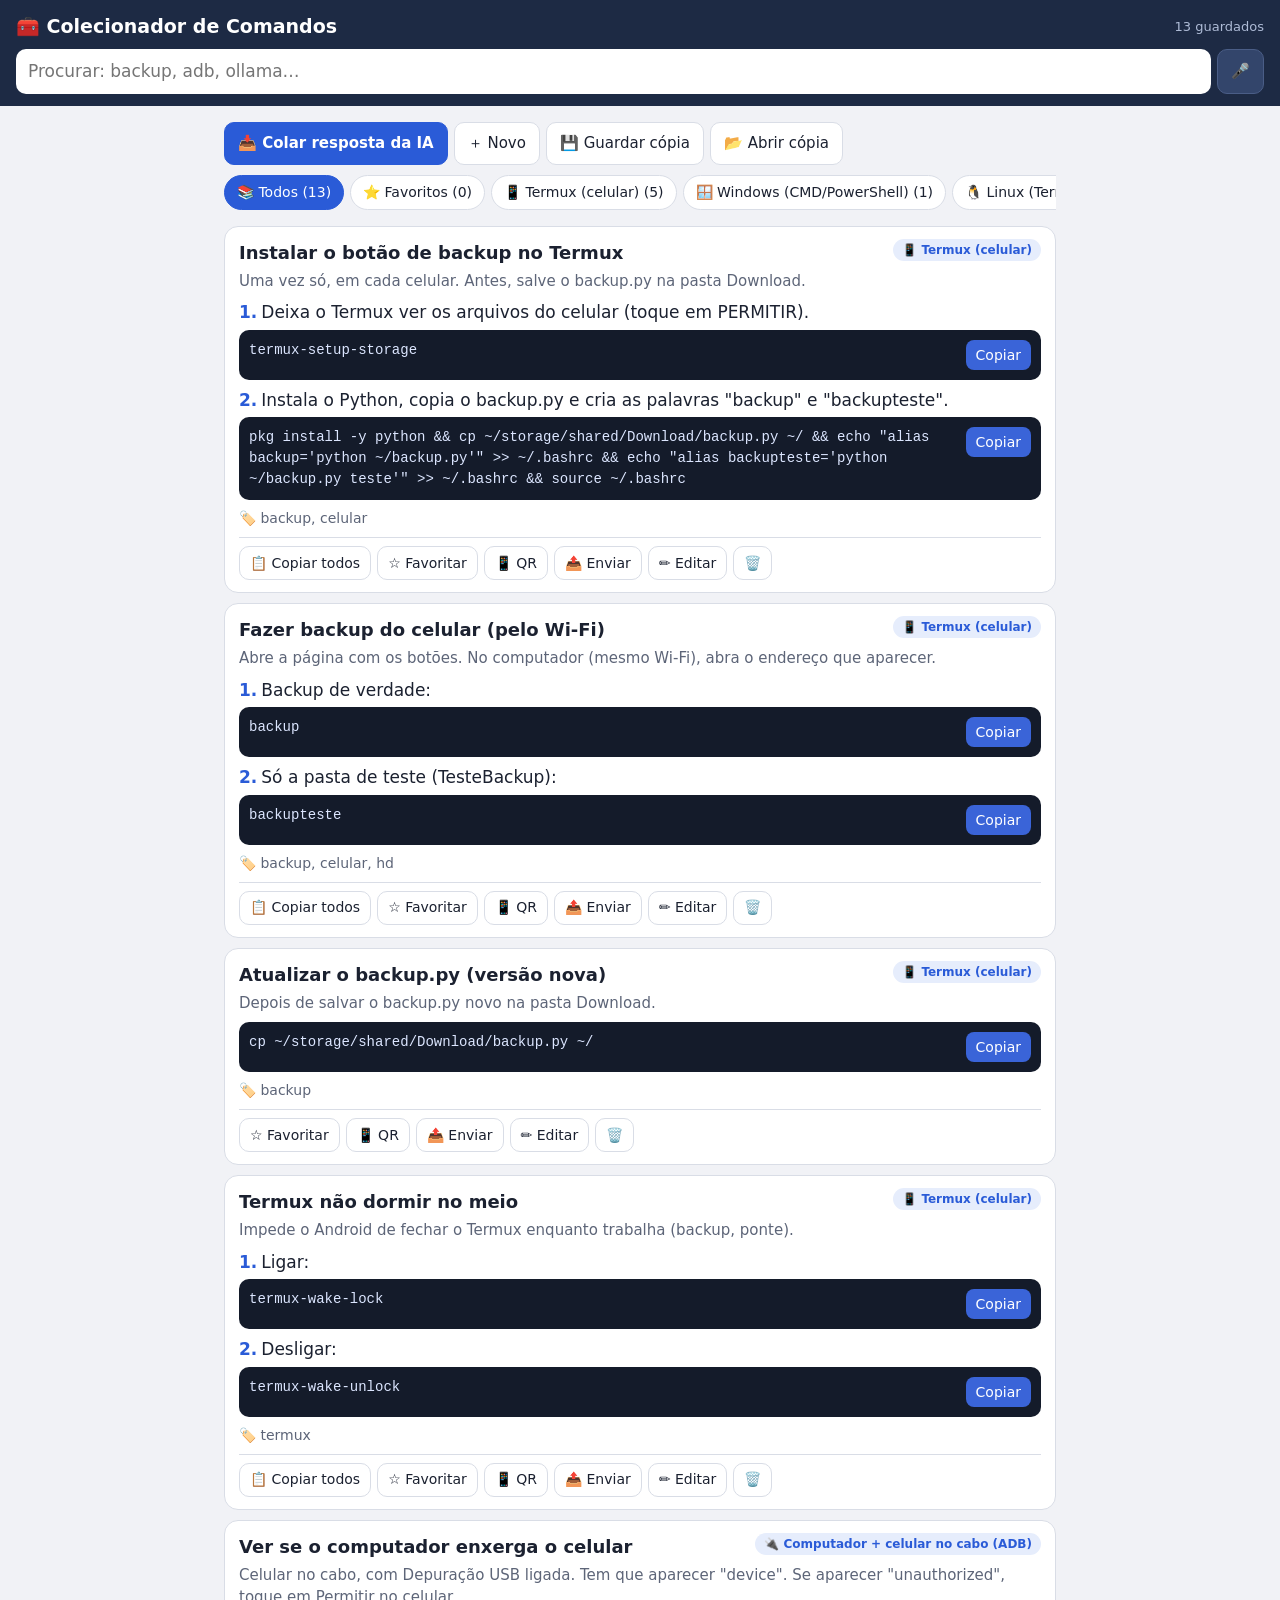
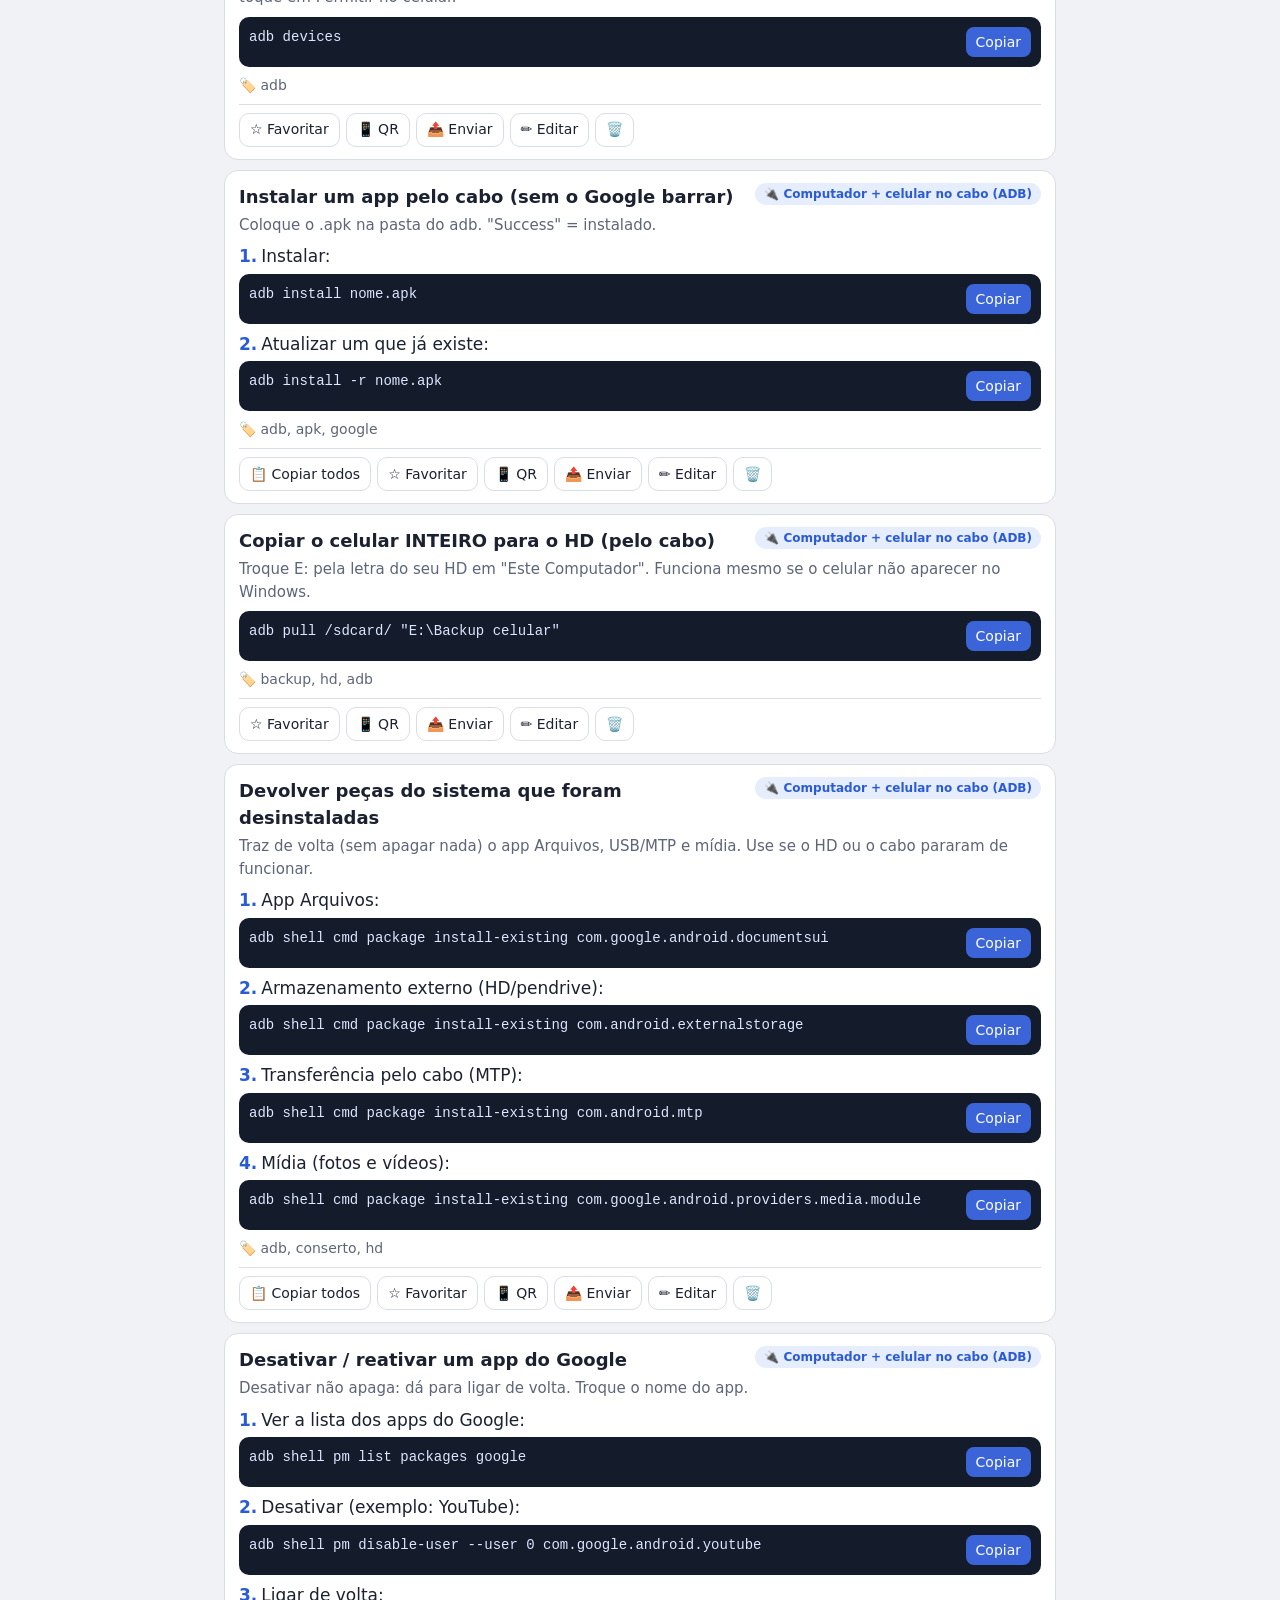
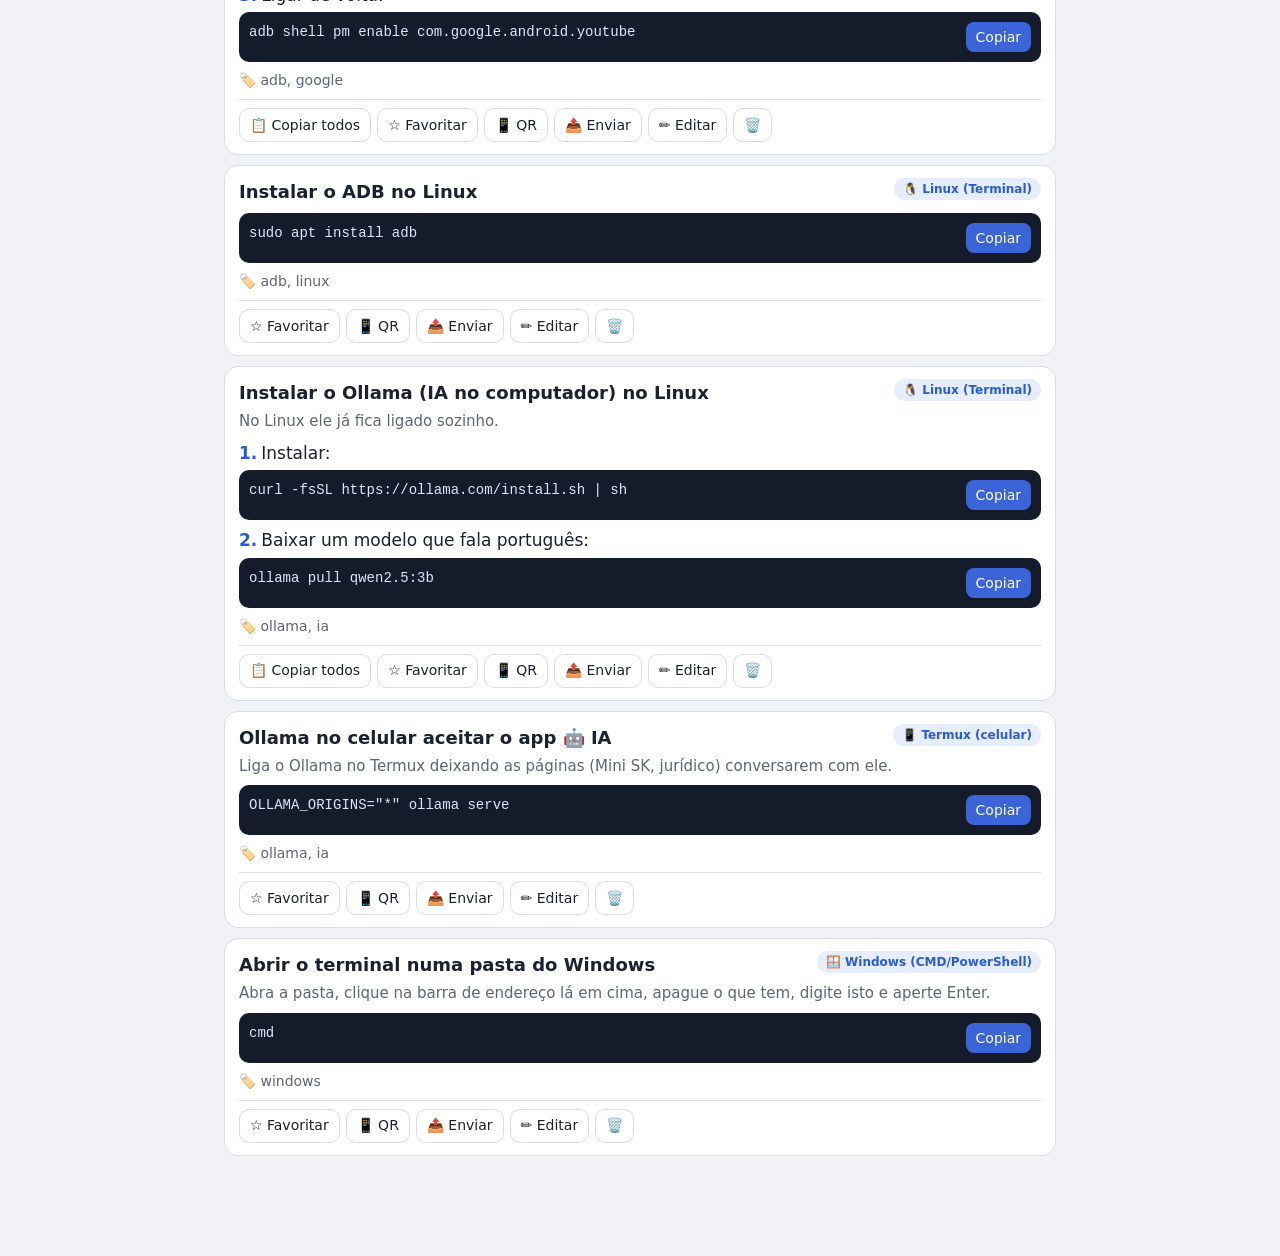
<file: app/ferramentas/colecionador.html>
<!doctype html>
<html lang="pt-BR">
<head>
<meta charset="utf-8">
<meta name="viewport" content="width=device-width, initial-scale=1">
<meta name="theme-color" content="#1d2a44">
<title>Colecionador de Comandos</title>
<style>
:root { --bg:#f1f2f6; --p:#fff; --f:#1b2130; --m:#5d6578; --l:#d9dde6; --az:#2a5bd7; --azc:#e6edfc; --v:#1f6b4f; --vc:#e3f1e9; --a:#fff3d3; --r:#a3332a; --rc:#fbe6e3; --cod:#141b2a; --codf:#dce6ff; }
@media (prefers-color-scheme: dark) { :root:not([data-theme="light"]) { --bg:#10141c; --p:#181f2b; --f:#e8ebf2; --m:#9aa4b7; --l:#2a3343; --az:#7ea2ff; --azc:#1c2742; --v:#6fd1a4; --vc:#1d3329; --a:#33290f; --r:#f0958c; --rc:#3a1f1c; --cod:#0b0f18; color-scheme:dark; } }
* { box-sizing:border-box; }
body { margin:0; background:var(--bg); color:var(--f); font:17px/1.5 system-ui,"Segoe UI",Roboto,sans-serif; }
header { background:#1d2a44; color:#fff; padding:12px 16px; position:sticky; top:0; z-index:5; }
header .linha1 { display:flex; align-items:center; gap:8px; }
header b { font-size:19px; flex:1; }
header small { color:#aebbd6; font-size:13px; }
.busca { display:flex; gap:6px; margin-top:8px; }
.busca input { flex:1; min-width:0; font:inherit; padding:10px 12px; border-radius:10px; border:0; }
.bt { border:1px solid var(--l); background:var(--p); color:var(--f); border-radius:10px; padding:9px 13px; font:inherit; font-size:15px; cursor:pointer; min-height:42px; }
.bt.az { background:var(--az); border-color:var(--az); color:#fff; font-weight:600; }
.bt.r { background:var(--r); border-color:var(--r); color:#fff; }
.bt.mini { min-height:34px; padding:5px 10px; font-size:14px; }
.bt.cab { background:#33456b; border-color:#4a5d86; color:#fff; }
main { max-width:860px; margin:0 auto; padding:10px 14px 90px; }
.acoes { display:flex; gap:6px; flex-wrap:wrap; margin:6px 0 4px; }
.filtros { display:flex; gap:6px; overflow-x:auto; padding:6px 0; }
.filtros button { flex:none; border:1px solid var(--l); background:var(--p); color:var(--f); border-radius:999px; padding:6px 12px; font:inherit; font-size:14px; cursor:pointer; }
.filtros button.on { background:var(--az); border-color:var(--az); color:#fff; }
.item { background:var(--p); border:1px solid var(--l); border-radius:14px; padding:12px 14px; margin:10px 0; }
.item h3 { margin:0 0 4px; font-size:18px; display:flex; gap:8px; align-items:flex-start; }
.item h3 span.t { flex:1; }
.selo { display:inline-block; font-size:12px; font-weight:700; padding:2px 9px; border-radius:999px; background:var(--azc); color:var(--az); white-space:nowrap; }
.exp { color:var(--m); font-size:15px; margin:4px 0; white-space:pre-wrap; }
.passo { margin:8px 0; }
.passo .n { font-weight:700; color:var(--az); margin-right:4px; }
.cmd { display:flex; gap:8px; align-items:flex-start; background:var(--cod); color:var(--codf); border-radius:10px; padding:10px; margin:4px 0; }
.cmd pre { flex:1; min-width:0; margin:0; font:14px/1.5 ui-monospace,Consolas,monospace; white-space:pre-wrap; overflow-wrap:anywhere; }
.cmd button { flex:none; border:0; border-radius:8px; background:#3a64d8; color:#fff; padding:7px 10px; font:14px system-ui; cursor:pointer; }
.perigo { background:var(--rc); color:var(--r); border-radius:8px; padding:6px 10px; font-size:14px; margin:4px 0; }
.rodape-item { display:flex; gap:6px; flex-wrap:wrap; margin-top:8px; border-top:1px solid var(--l); padding-top:8px; }
.mut { color:var(--m); font-size:14px; }
.aviso { background:var(--a); border-radius:10px; padding:10px 12px; font-size:15px; margin:8px 0; }
.ok { background:var(--vc); border-radius:10px; padding:10px 12px; font-size:15px; margin:8px 0; }
dialog { border:0; border-radius:16px; padding:0; width:min(96vw,760px); max-height:92vh; background:var(--p); color:var(--f); box-shadow:0 20px 60px rgba(0,0,0,.35); }
dialog::backdrop { background:rgba(10,15,30,.55); }
.dlg { padding:14px 16px; overflow:auto; max-height:92vh; }
.dlg h2 { margin:0 0 10px; font-size:20px; }
.campo { margin:8px 0; } .campo label { display:block; font-size:14px; font-weight:600; margin-bottom:3px; }
.campo input, .campo select, .campo textarea { width:100%; font:inherit; padding:9px 11px; border-radius:10px; border:1px solid var(--l); background:var(--p); color:var(--f); }
textarea.mono { font:14px/1.5 ui-monospace,Consolas,monospace; }
.passo-ed { border:1px solid var(--l); border-radius:12px; padding:8px 10px; margin:8px 0; background:var(--bg); }
.extraido { border:1px solid var(--l); border-radius:12px; padding:8px 10px; margin:8px 0; }
.extraido.off { opacity:.45; }
.qr { display:flex; justify-content:center; padding:10px; background:#fff; border-radius:12px; }
.qr canvas { width:min(78vw,340px); height:auto; image-rendering:pixelated; }
.vazio { text-align:center; padding:30px 10px; color:var(--m); }
.toast { position:fixed; left:50%; bottom:18px; transform:translateX(-50%); background:#1b2130; color:#fff; padding:10px 16px; border-radius:10px; z-index:99; box-shadow:0 6px 20px rgba(0,0,0,.3); max-width:92vw; }
</style>
</head>
<body>
<header>
  <div class="linha1"><b>🧰 Colecionador de Comandos</b><small id="conta"></small></div>
  <div class="busca"><input type="search" id="q" placeholder="Procurar: backup, adb, ollama…" aria-label="Procurar"><button class="bt cab" id="mic-q" title="Falar">🎤</button></div>
</header>
<main>
  <div class="acoes">
    <button class="bt az" id="b-colar">📥 Colar resposta da IA</button>
    <button class="bt" id="b-novo">＋ Novo</button>
    <button class="bt" id="b-exportar">💾 Guardar cópia</button>
    <button class="bt" id="b-importar">📂 Abrir cópia</button>
    <input type="file" id="arq" accept=".json,application/json,text/plain" hidden>
  </div>
  <div id="lembrete"></div>
  <div class="filtros" id="filtros"></div>
  <div id="lista"></div>
</main>

<!-- editor -->
<dialog id="dlg-ed"><div class="dlg">
  <h2 id="ed-titulo-dlg">Comando</h2>
  <div class="campo"><label>Nome (para achar depois)</label><div style="display:flex;gap:6px"><input id="ed-titulo" placeholder="ex.: Fazer backup do celular"><button class="bt" type="button" data-mic="ed-titulo">🎤</button></div></div>
  <div class="campo"><label>Onde roda</label><select id="ed-onde"></select></div>
  <div class="campo"><label>Para que serve (explicação)</label><textarea id="ed-exp" rows="2" placeholder="ex.: Copia as fotos do celular para o computador pelo Wi-Fi"></textarea></div>
  <div id="ed-passos"></div>
  <button class="bt mini" id="ed-mais" type="button">＋ Mais um passo (comando seguinte)</button>
  <div class="campo"><label>Etiquetas (separadas por vírgula)</label><input id="ed-tags" placeholder="backup, celular"></div>
  <div class="acoes" style="justify-content:flex-end;margin-top:12px"><button class="bt" id="ed-cancelar" type="button">Cancelar</button><button class="bt az" id="ed-salvar" type="button">✅ Salvar</button></div>
</div></dialog>

<!-- colar da IA -->
<dialog id="dlg-colar"><div class="dlg">
  <h2>📥 Colar resposta da IA</h2>
  <p class="mut" style="margin:0 0 6px">Copie a resposta inteira (do Claude, do Gemini…) e cole aqui. Eu separo cada comando com a explicação que veio antes dele.</p>
  <textarea id="colar-txt" rows="8" class="mono" style="width:100%;border-radius:10px;border:1px solid var(--l);padding:10px;background:var(--p);color:var(--f)" placeholder="Cole aqui…"></textarea>
  <div class="acoes"><button class="bt" id="colar-area" type="button">📋 Colar do celular</button><button class="bt az" id="colar-separar" type="button">✂️ Separar os comandos</button></div>
  <div id="colar-res"></div>
  <div class="acoes" style="justify-content:flex-end;margin-top:10px"><button class="bt" id="colar-fechar" type="button">Fechar</button></div>
</div></dialog>

<!-- QR -->
<dialog id="dlg-qr"><div class="dlg" style="text-align:center">
  <h2 id="qr-titulo">📱 Passar para outro aparelho</h2>
  <p class="mut" style="margin:0 0 8px">No outro celular, abra a <b>câmera</b> e aponte para o quadrado. Toque no texto que aparece → <b>Copiar</b>.</p>
  <div class="qr"><canvas id="qr-canvas"></canvas></div>
  <p id="qr-parte" class="mut"></p>
  <div class="acoes" style="justify-content:center"><button class="bt" id="qr-ant" type="button">◀</button><label class="mut" style="display:flex;align-items:center;gap:6px"><input type="checkbox" id="qr-exp"> com explicação</label><button class="bt" id="qr-prox" type="button">▶</button></div>
  <div class="acoes" style="justify-content:center"><button class="bt az" id="qr-fechar" type="button">Fechar</button></div>
</div></dialog>

<script>
/* QRCode for JavaScript — (c) 2009 Kazuhiko Arase — MIT license (www.d-project.com). Empacotado para funcionar sem internet. */
var QRLib=(function(){var M={},C={};function req(n){n=n.replace("./","");if(C[n])return C[n].exports;var m={exports:{}};C[n]=m;M[n](m,m.exports);return m.exports;}
M["QR8bitByte"]=function(module,exports){
var QRMode = req('./QRMode');

function QR8bitByte(data) {
	this.mode = QRMode.MODE_8BIT_BYTE;
	this.data = data;
}

QR8bitByte.prototype = {

	getLength : function() {
		return this.data.length;
	},
	
	write : function(buffer) {
		for (var i = 0; i < this.data.length; i++) {
			// not JIS ...
			buffer.put(this.data.charCodeAt(i), 8);
		}
	}
};

module.exports = QR8bitByte;

};
M["QRBitBuffer"]=function(module,exports){
function QRBitBuffer() {
	this.buffer = [];
	this.length = 0;
}

QRBitBuffer.prototype = {

	get : function(index) {
		var bufIndex = Math.floor(index / 8);
		return ( (this.buffer[bufIndex] >>> (7 - index % 8) ) & 1) == 1;
	},
	
	put : function(num, length) {
		for (var i = 0; i < length; i++) {
			this.putBit( ( (num >>> (length - i - 1) ) & 1) == 1);
		}
	},
	
	getLengthInBits : function() {
		return this.length;
	},
	
	putBit : function(bit) {
	
		var bufIndex = Math.floor(this.length / 8);
		if (this.buffer.length <= bufIndex) {
			this.buffer.push(0);
		}
	
		if (bit) {
			this.buffer[bufIndex] |= (0x80 >>> (this.length % 8) );
		}
	
		this.length++;
	}
};

module.exports = QRBitBuffer;

};
M["QRErrorCorrectLevel"]=function(module,exports){
module.exports = {
	L : 1,
	M : 0,
	Q : 3,
	H : 2
};


};
M["QRMaskPattern"]=function(module,exports){
module.exports = {
	PATTERN000 : 0,
	PATTERN001 : 1,
	PATTERN010 : 2,
	PATTERN011 : 3,
	PATTERN100 : 4,
	PATTERN101 : 5,
	PATTERN110 : 6,
	PATTERN111 : 7
};

};
M["QRMath"]=function(module,exports){
var QRMath = {

	glog : function(n) {
	
		if (n < 1) {
			throw new Error("glog(" + n + ")");
		}
		
		return QRMath.LOG_TABLE[n];
	},
	
	gexp : function(n) {
	
		while (n < 0) {
			n += 255;
		}
	
		while (n >= 256) {
			n -= 255;
		}
	
		return QRMath.EXP_TABLE[n];
	},
	
	EXP_TABLE : new Array(256),
	
	LOG_TABLE : new Array(256)

};
	
for (var i = 0; i < 8; i++) {
	QRMath.EXP_TABLE[i] = 1 << i;
}
for (var i = 8; i < 256; i++) {
	QRMath.EXP_TABLE[i] = QRMath.EXP_TABLE[i - 4]
		^ QRMath.EXP_TABLE[i - 5]
		^ QRMath.EXP_TABLE[i - 6]
		^ QRMath.EXP_TABLE[i - 8];
}
for (var i = 0; i < 255; i++) {
	QRMath.LOG_TABLE[QRMath.EXP_TABLE[i] ] = i;
}

module.exports = QRMath;

};
M["QRMode"]=function(module,exports){
module.exports = {
    MODE_NUMBER :       1 << 0,
    MODE_ALPHA_NUM :    1 << 1,
    MODE_8BIT_BYTE :    1 << 2,
    MODE_KANJI :        1 << 3
};

};
M["QRPolynomial"]=function(module,exports){
var QRMath = req('./QRMath');

function QRPolynomial(num, shift) {
	if (num.length === undefined) {
		throw new Error(num.length + "/" + shift);
	}

	var offset = 0;

	while (offset < num.length && num[offset] === 0) {
		offset++;
	}

	this.num = new Array(num.length - offset + shift);
	for (var i = 0; i < num.length - offset; i++) {
		this.num[i] = num[i + offset];
	}
}

QRPolynomial.prototype = {

	get : function(index) {
		return this.num[index];
	},
	
	getLength : function() {
		return this.num.length;
	},
	
	multiply : function(e) {
	
		var num = new Array(this.getLength() + e.getLength() - 1);
	
		for (var i = 0; i < this.getLength(); i++) {
			for (var j = 0; j < e.getLength(); j++) {
				num[i + j] ^= QRMath.gexp(QRMath.glog(this.get(i) ) + QRMath.glog(e.get(j) ) );
			}
		}
	
		return new QRPolynomial(num, 0);
	},
	
	mod : function(e) {
	
		if (this.getLength() - e.getLength() < 0) {
			return this;
		}
	
		var ratio = QRMath.glog(this.get(0) ) - QRMath.glog(e.get(0) );
	
		var num = new Array(this.getLength() );
		
		for (var i = 0; i < this.getLength(); i++) {
			num[i] = this.get(i);
		}
		
		for (var x = 0; x < e.getLength(); x++) {
			num[x] ^= QRMath.gexp(QRMath.glog(e.get(x) ) + ratio);
		}
	
		// recursive call
		return new QRPolynomial(num, 0).mod(e);
	}
};

module.exports = QRPolynomial;

};
M["QRRSBlock"]=function(module,exports){
var QRErrorCorrectLevel = req('./QRErrorCorrectLevel');

function QRRSBlock(totalCount, dataCount) {
	this.totalCount = totalCount;
	this.dataCount  = dataCount;
}

QRRSBlock.RS_BLOCK_TABLE = [

	// L
	// M
	// Q
	// H

	// 1
	[1, 26, 19],
	[1, 26, 16],
	[1, 26, 13],
	[1, 26, 9],
	
	// 2
	[1, 44, 34],
	[1, 44, 28],
	[1, 44, 22],
	[1, 44, 16],

	// 3
	[1, 70, 55],
	[1, 70, 44],
	[2, 35, 17],
	[2, 35, 13],

	// 4		
	[1, 100, 80],
	[2, 50, 32],
	[2, 50, 24],
	[4, 25, 9],
	
	// 5
	[1, 134, 108],
	[2, 67, 43],
	[2, 33, 15, 2, 34, 16],
	[2, 33, 11, 2, 34, 12],
	
	// 6
	[2, 86, 68],
	[4, 43, 27],
	[4, 43, 19],
	[4, 43, 15],
	
	// 7		
	[2, 98, 78],
	[4, 49, 31],
	[2, 32, 14, 4, 33, 15],
	[4, 39, 13, 1, 40, 14],
	
	// 8
	[2, 121, 97],
	[2, 60, 38, 2, 61, 39],
	[4, 40, 18, 2, 41, 19],
	[4, 40, 14, 2, 41, 15],
	
	// 9
	[2, 146, 116],
	[3, 58, 36, 2, 59, 37],
	[4, 36, 16, 4, 37, 17],
	[4, 36, 12, 4, 37, 13],
	
	// 10		
	[2, 86, 68, 2, 87, 69],
	[4, 69, 43, 1, 70, 44],
	[6, 43, 19, 2, 44, 20],
	[6, 43, 15, 2, 44, 16],

	// 11
	[4, 101, 81],
	[1, 80, 50, 4, 81, 51],
	[4, 50, 22, 4, 51, 23],
	[3, 36, 12, 8, 37, 13],

	// 12
	[2, 116, 92, 2, 117, 93],
	[6, 58, 36, 2, 59, 37],
	[4, 46, 20, 6, 47, 21],
	[7, 42, 14, 4, 43, 15],

	// 13
	[4, 133, 107],
	[8, 59, 37, 1, 60, 38],
	[8, 44, 20, 4, 45, 21],
	[12, 33, 11, 4, 34, 12],

	// 14
	[3, 145, 115, 1, 146, 116],
	[4, 64, 40, 5, 65, 41],
	[11, 36, 16, 5, 37, 17],
	[11, 36, 12, 5, 37, 13],

	// 15
	[5, 109, 87, 1, 110, 88],
	[5, 65, 41, 5, 66, 42],
	[5, 54, 24, 7, 55, 25],
	[11, 36, 12],

	// 16
	[5, 122, 98, 1, 123, 99],
	[7, 73, 45, 3, 74, 46],
	[15, 43, 19, 2, 44, 20],
	[3, 45, 15, 13, 46, 16],

	// 17
	[1, 135, 107, 5, 136, 108],
	[10, 74, 46, 1, 75, 47],
	[1, 50, 22, 15, 51, 23],
	[2, 42, 14, 17, 43, 15],

	// 18
	[5, 150, 120, 1, 151, 121],
	[9, 69, 43, 4, 70, 44],
	[17, 50, 22, 1, 51, 23],
	[2, 42, 14, 19, 43, 15],

	// 19
	[3, 141, 113, 4, 142, 114],
	[3, 70, 44, 11, 71, 45],
	[17, 47, 21, 4, 48, 22],
	[9, 39, 13, 16, 40, 14],

	// 20
	[3, 135, 107, 5, 136, 108],
	[3, 67, 41, 13, 68, 42],
	[15, 54, 24, 5, 55, 25],
	[15, 43, 15, 10, 44, 16],

	// 21
	[4, 144, 116, 4, 145, 117],
	[17, 68, 42],
	[17, 50, 22, 6, 51, 23],
	[19, 46, 16, 6, 47, 17],

	// 22
	[2, 139, 111, 7, 140, 112],
	[17, 74, 46],
	[7, 54, 24, 16, 55, 25],
	[34, 37, 13],

	// 23
	[4, 151, 121, 5, 152, 122],
	[4, 75, 47, 14, 76, 48],
	[11, 54, 24, 14, 55, 25],
	[16, 45, 15, 14, 46, 16],

	// 24
	[6, 147, 117, 4, 148, 118],
	[6, 73, 45, 14, 74, 46],
	[11, 54, 24, 16, 55, 25],
	[30, 46, 16, 2, 47, 17],

	// 25
	[8, 132, 106, 4, 133, 107],
	[8, 75, 47, 13, 76, 48],
	[7, 54, 24, 22, 55, 25],
	[22, 45, 15, 13, 46, 16],

	// 26
	[10, 142, 114, 2, 143, 115],
	[19, 74, 46, 4, 75, 47],
	[28, 50, 22, 6, 51, 23],
	[33, 46, 16, 4, 47, 17],

	// 27
	[8, 152, 122, 4, 153, 123],
	[22, 73, 45, 3, 74, 46],
	[8, 53, 23, 26, 54, 24],
	[12, 45, 15, 28, 46, 16],

	// 28
	[3, 147, 117, 10, 148, 118],
	[3, 73, 45, 23, 74, 46],
	[4, 54, 24, 31, 55, 25],
	[11, 45, 15, 31, 46, 16],

	// 29
	[7, 146, 116, 7, 147, 117],
	[21, 73, 45, 7, 74, 46],
	[1, 53, 23, 37, 54, 24],
	[19, 45, 15, 26, 46, 16],

	// 30
	[5, 145, 115, 10, 146, 116],
	[19, 75, 47, 10, 76, 48],
	[15, 54, 24, 25, 55, 25],
	[23, 45, 15, 25, 46, 16],

	// 31
	[13, 145, 115, 3, 146, 116],
	[2, 74, 46, 29, 75, 47],
	[42, 54, 24, 1, 55, 25],
	[23, 45, 15, 28, 46, 16],

	// 32
	[17, 145, 115],
	[10, 74, 46, 23, 75, 47],
	[10, 54, 24, 35, 55, 25],
	[19, 45, 15, 35, 46, 16],

	// 33
	[17, 145, 115, 1, 146, 116],
	[14, 74, 46, 21, 75, 47],
	[29, 54, 24, 19, 55, 25],
	[11, 45, 15, 46, 46, 16],

	// 34
	[13, 145, 115, 6, 146, 116],
	[14, 74, 46, 23, 75, 47],
	[44, 54, 24, 7, 55, 25],
	[59, 46, 16, 1, 47, 17],

	// 35
	[12, 151, 121, 7, 152, 122],
	[12, 75, 47, 26, 76, 48],
	[39, 54, 24, 14, 55, 25],
	[22, 45, 15, 41, 46, 16],

	// 36
	[6, 151, 121, 14, 152, 122],
	[6, 75, 47, 34, 76, 48],
	[46, 54, 24, 10, 55, 25],
	[2, 45, 15, 64, 46, 16],

	// 37
	[17, 152, 122, 4, 153, 123],
	[29, 74, 46, 14, 75, 47],
	[49, 54, 24, 10, 55, 25],
	[24, 45, 15, 46, 46, 16],

	// 38
	[4, 152, 122, 18, 153, 123],
	[13, 74, 46, 32, 75, 47],
	[48, 54, 24, 14, 55, 25],
	[42, 45, 15, 32, 46, 16],

	// 39
	[20, 147, 117, 4, 148, 118],
	[40, 75, 47, 7, 76, 48],
	[43, 54, 24, 22, 55, 25],
	[10, 45, 15, 67, 46, 16],

	// 40
	[19, 148, 118, 6, 149, 119],
	[18, 75, 47, 31, 76, 48],
	[34, 54, 24, 34, 55, 25],
	[20, 45, 15, 61, 46, 16]
];

QRRSBlock.getRSBlocks = function(typeNumber, errorCorrectLevel) {
	
	var rsBlock = QRRSBlock.getRsBlockTable(typeNumber, errorCorrectLevel);
	
	if (rsBlock === undefined) {
		throw new Error("bad rs block @ typeNumber:" + typeNumber + "/errorCorrectLevel:" + errorCorrectLevel);
	}

	var length = rsBlock.length / 3;
	
	var list = [];
	
	for (var i = 0; i < length; i++) {

		var count = rsBlock[i * 3 + 0];
		var totalCount = rsBlock[i * 3 + 1];
		var dataCount  = rsBlock[i * 3 + 2];

		for (var j = 0; j < count; j++) {
			list.push(new QRRSBlock(totalCount, dataCount) );	
		}
	}
	
	return list;
};

QRRSBlock.getRsBlockTable = function(typeNumber, errorCorrectLevel) {

	switch(errorCorrectLevel) {
	case QRErrorCorrectLevel.L :
		return QRRSBlock.RS_BLOCK_TABLE[(typeNumber - 1) * 4 + 0];
	case QRErrorCorrectLevel.M :
		return QRRSBlock.RS_BLOCK_TABLE[(typeNumber - 1) * 4 + 1];
	case QRErrorCorrectLevel.Q :
		return QRRSBlock.RS_BLOCK_TABLE[(typeNumber - 1) * 4 + 2];
	case QRErrorCorrectLevel.H :
		return QRRSBlock.RS_BLOCK_TABLE[(typeNumber - 1) * 4 + 3];
	default :
		return undefined;
	}
};

module.exports = QRRSBlock;

};
M["QRUtil"]=function(module,exports){
var QRMode = req('./QRMode');
var QRPolynomial = req('./QRPolynomial');
var QRMath = req('./QRMath');
var QRMaskPattern = req('./QRMaskPattern');

var QRUtil = {

    PATTERN_POSITION_TABLE : [
        [],
        [6, 18],
        [6, 22],
        [6, 26],
        [6, 30],
        [6, 34],
        [6, 22, 38],
        [6, 24, 42],
        [6, 26, 46],
        [6, 28, 50],
        [6, 30, 54],        
        [6, 32, 58],
        [6, 34, 62],
        [6, 26, 46, 66],
        [6, 26, 48, 70],
        [6, 26, 50, 74],
        [6, 30, 54, 78],
        [6, 30, 56, 82],
        [6, 30, 58, 86],
        [6, 34, 62, 90],
        [6, 28, 50, 72, 94],
        [6, 26, 50, 74, 98],
        [6, 30, 54, 78, 102],
        [6, 28, 54, 80, 106],
        [6, 32, 58, 84, 110],
        [6, 30, 58, 86, 114],
        [6, 34, 62, 90, 118],
        [6, 26, 50, 74, 98, 122],
        [6, 30, 54, 78, 102, 126],
        [6, 26, 52, 78, 104, 130],
        [6, 30, 56, 82, 108, 134],
        [6, 34, 60, 86, 112, 138],
        [6, 30, 58, 86, 114, 142],
        [6, 34, 62, 90, 118, 146],
        [6, 30, 54, 78, 102, 126, 150],
        [6, 24, 50, 76, 102, 128, 154],
        [6, 28, 54, 80, 106, 132, 158],
        [6, 32, 58, 84, 110, 136, 162],
        [6, 26, 54, 82, 110, 138, 166],
        [6, 30, 58, 86, 114, 142, 170]
    ],

    G15 : (1 << 10) | (1 << 8) | (1 << 5) | (1 << 4) | (1 << 2) | (1 << 1) | (1 << 0),
    G18 : (1 << 12) | (1 << 11) | (1 << 10) | (1 << 9) | (1 << 8) | (1 << 5) | (1 << 2) | (1 << 0),
    G15_MASK : (1 << 14) | (1 << 12) | (1 << 10)    | (1 << 4) | (1 << 1),

    getBCHTypeInfo : function(data) {
        var d = data << 10;
        while (QRUtil.getBCHDigit(d) - QRUtil.getBCHDigit(QRUtil.G15) >= 0) {
            d ^= (QRUtil.G15 << (QRUtil.getBCHDigit(d) - QRUtil.getBCHDigit(QRUtil.G15) ) );    
        }
        return ( (data << 10) | d) ^ QRUtil.G15_MASK;
    },

    getBCHTypeNumber : function(data) {
        var d = data << 12;
        while (QRUtil.getBCHDigit(d) - QRUtil.getBCHDigit(QRUtil.G18) >= 0) {
            d ^= (QRUtil.G18 << (QRUtil.getBCHDigit(d) - QRUtil.getBCHDigit(QRUtil.G18) ) );    
        }
        return (data << 12) | d;
    },

    getBCHDigit : function(data) {

        var digit = 0;

        while (data !== 0) {
            digit++;
            data >>>= 1;
        }

        return digit;
    },

    getPatternPosition : function(typeNumber) {
        return QRUtil.PATTERN_POSITION_TABLE[typeNumber - 1];
    },

    getMask : function(maskPattern, i, j) {
        
        switch (maskPattern) {
            
        case QRMaskPattern.PATTERN000 : return (i + j) % 2 === 0;
        case QRMaskPattern.PATTERN001 : return i % 2 === 0;
        case QRMaskPattern.PATTERN010 : return j % 3 === 0;
        case QRMaskPattern.PATTERN011 : return (i + j) % 3 === 0;
        case QRMaskPattern.PATTERN100 : return (Math.floor(i / 2) + Math.floor(j / 3) ) % 2 === 0;
        case QRMaskPattern.PATTERN101 : return (i * j) % 2 + (i * j) % 3 === 0;
        case QRMaskPattern.PATTERN110 : return ( (i * j) % 2 + (i * j) % 3) % 2 === 0;
        case QRMaskPattern.PATTERN111 : return ( (i * j) % 3 + (i + j) % 2) % 2 === 0;

        default :
            throw new Error("bad maskPattern:" + maskPattern);
        }
    },

    getErrorCorrectPolynomial : function(errorCorrectLength) {

        var a = new QRPolynomial([1], 0);

        for (var i = 0; i < errorCorrectLength; i++) {
            a = a.multiply(new QRPolynomial([1, QRMath.gexp(i)], 0) );
        }

        return a;
    },

    getLengthInBits : function(mode, type) {

        if (1 <= type && type < 10) {

            // 1 - 9

            switch(mode) {
            case QRMode.MODE_NUMBER     : return 10;
            case QRMode.MODE_ALPHA_NUM  : return 9;
            case QRMode.MODE_8BIT_BYTE  : return 8;
            case QRMode.MODE_KANJI      : return 8;
            default :
                throw new Error("mode:" + mode);
            }

        } else if (type < 27) {

            // 10 - 26

            switch(mode) {
            case QRMode.MODE_NUMBER     : return 12;
            case QRMode.MODE_ALPHA_NUM  : return 11;
            case QRMode.MODE_8BIT_BYTE  : return 16;
            case QRMode.MODE_KANJI      : return 10;
            default :
                throw new Error("mode:" + mode);
            }

        } else if (type < 41) {

            // 27 - 40

            switch(mode) {
            case QRMode.MODE_NUMBER     : return 14;
            case QRMode.MODE_ALPHA_NUM  : return 13;
            case QRMode.MODE_8BIT_BYTE  : return 16;
            case QRMode.MODE_KANJI      : return 12;
            default :
                throw new Error("mode:" + mode);
            }

        } else {
            throw new Error("type:" + type);
        }
    },

    getLostPoint : function(qrCode) {
        
        var moduleCount = qrCode.getModuleCount();
        var lostPoint = 0;
        var row = 0; 
        var col = 0;

        
        // LEVEL1
        
        for (row = 0; row < moduleCount; row++) {

            for (col = 0; col < moduleCount; col++) {

                var sameCount = 0;
                var dark = qrCode.isDark(row, col);

                for (var r = -1; r <= 1; r++) {

                    if (row + r < 0 || moduleCount <= row + r) {
                        continue;
                    }

                    for (var c = -1; c <= 1; c++) {

                        if (col + c < 0 || moduleCount <= col + c) {
                            continue;
                        }

                        if (r === 0 && c === 0) {
                            continue;
                        }

                        if (dark === qrCode.isDark(row + r, col + c) ) {
                            sameCount++;
                        }
                    }
                }

                if (sameCount > 5) {
                    lostPoint += (3 + sameCount - 5);
                }
            }
        }

        // LEVEL2

        for (row = 0; row < moduleCount - 1; row++) {
            for (col = 0; col < moduleCount - 1; col++) {
                var count = 0;
                if (qrCode.isDark(row,     col    ) ) count++;
                if (qrCode.isDark(row + 1, col    ) ) count++;
                if (qrCode.isDark(row,     col + 1) ) count++;
                if (qrCode.isDark(row + 1, col + 1) ) count++;
                if (count === 0 || count === 4) {
                    lostPoint += 3;
                }
            }
        }

        // LEVEL3

        for (row = 0; row < moduleCount; row++) {
            for (col = 0; col < moduleCount - 6; col++) {
                if (qrCode.isDark(row, col) && 
                        !qrCode.isDark(row, col + 1) && 
                         qrCode.isDark(row, col + 2) && 
                         qrCode.isDark(row, col + 3) && 
                         qrCode.isDark(row, col + 4) && 
                        !qrCode.isDark(row, col + 5) && 
                         qrCode.isDark(row, col + 6) ) {
                    lostPoint += 40;
                }
            }
        }

        for (col = 0; col < moduleCount; col++) {
            for (row = 0; row < moduleCount - 6; row++) {
                if (qrCode.isDark(row, col) &&
                        !qrCode.isDark(row + 1, col) &&
                         qrCode.isDark(row + 2, col) &&
                         qrCode.isDark(row + 3, col) &&
                         qrCode.isDark(row + 4, col) &&
                        !qrCode.isDark(row + 5, col) &&
                         qrCode.isDark(row + 6, col) ) {
                    lostPoint += 40;
                }
            }
        }

        // LEVEL4
        
        var darkCount = 0;

        for (col = 0; col < moduleCount; col++) {
            for (row = 0; row < moduleCount; row++) {
                if (qrCode.isDark(row, col) ) {
                    darkCount++;
                }
            }
        }
        
        var ratio = Math.abs(100 * darkCount / moduleCount / moduleCount - 50) / 5;
        lostPoint += ratio * 10;

        return lostPoint;       
    }

};

module.exports = QRUtil;

};
M["index"]=function(module,exports){
//---------------------------------------------------------------------
// QRCode for JavaScript
//
// Copyright (c) 2009 Kazuhiko Arase
//
// URL: http://www.d-project.com/
//
// Licensed under the MIT license:
//   http://www.opensource.org/licenses/mit-license.php
//
// The word "QR Code" is registered trademark of 
// DENSO WAVE INCORPORATED
//   http://www.denso-wave.com/qrcode/faqpatent-e.html
//
//---------------------------------------------------------------------
// Modified to work in node for this project (and some refactoring)
//---------------------------------------------------------------------

var QR8bitByte = req('./QR8bitByte');
var QRUtil = req('./QRUtil');
var QRPolynomial = req('./QRPolynomial');
var QRRSBlock = req('./QRRSBlock');
var QRBitBuffer = req('./QRBitBuffer');

function QRCode(typeNumber, errorCorrectLevel) {
	this.typeNumber = typeNumber;
	this.errorCorrectLevel = errorCorrectLevel;
	this.modules = null;
	this.moduleCount = 0;
	this.dataCache = null;
	this.dataList = [];
}

QRCode.prototype = {
	
	addData : function(data) {
		var newData = new QR8bitByte(data);
		this.dataList.push(newData);
		this.dataCache = null;
	},
	
	isDark : function(row, col) {
		if (row < 0 || this.moduleCount <= row || col < 0 || this.moduleCount <= col) {
			throw new Error(row + "," + col);
		}
		return this.modules[row][col];
	},

	getModuleCount : function() {
		return this.moduleCount;
	},
	
	make : function() {
		// Calculate automatically typeNumber if provided is < 1
		if (this.typeNumber < 1 ){
			var typeNumber = 1;
			for (typeNumber = 1; typeNumber < 40; typeNumber++) {
				var rsBlocks = QRRSBlock.getRSBlocks(typeNumber, this.errorCorrectLevel);

				var buffer = new QRBitBuffer();
				var totalDataCount = 0;
				for (var i = 0; i < rsBlocks.length; i++) {
					totalDataCount += rsBlocks[i].dataCount;
				}

				for (var x = 0; x < this.dataList.length; x++) {
					var data = this.dataList[x];
					buffer.put(data.mode, 4);
					buffer.put(data.getLength(), QRUtil.getLengthInBits(data.mode, typeNumber) );
					data.write(buffer);
				}
				if (buffer.getLengthInBits() <= totalDataCount * 8)
					break;
			}
			this.typeNumber = typeNumber;
		}
		this.makeImpl(false, this.getBestMaskPattern() );
	},
	
	makeImpl : function(test, maskPattern) {
		
		this.moduleCount = this.typeNumber * 4 + 17;
		this.modules = new Array(this.moduleCount);
		
		for (var row = 0; row < this.moduleCount; row++) {
			
			this.modules[row] = new Array(this.moduleCount);
			
			for (var col = 0; col < this.moduleCount; col++) {
				this.modules[row][col] = null;//(col + row) % 3;
			}
		}
	
		this.setupPositionProbePattern(0, 0);
		this.setupPositionProbePattern(this.moduleCount - 7, 0);
		this.setupPositionProbePattern(0, this.moduleCount - 7);
		this.setupPositionAdjustPattern();
		this.setupTimingPattern();
		this.setupTypeInfo(test, maskPattern);
		
		if (this.typeNumber >= 7) {
			this.setupTypeNumber(test);
		}
	
		if (this.dataCache === null) {
			this.dataCache = QRCode.createData(this.typeNumber, this.errorCorrectLevel, this.dataList);
		}
	
		this.mapData(this.dataCache, maskPattern);
	},

	setupPositionProbePattern : function(row, col)  {
		
		for (var r = -1; r <= 7; r++) {
			
			if (row + r <= -1 || this.moduleCount <= row + r) continue;
			
			for (var c = -1; c <= 7; c++) {
				
				if (col + c <= -1 || this.moduleCount <= col + c) continue;
				
				if ( (0 <= r && r <= 6 && (c === 0 || c === 6) ) || 
                     (0 <= c && c <= 6 && (r === 0 || r === 6) ) || 
                     (2 <= r && r <= 4 && 2 <= c && c <= 4) ) {
					this.modules[row + r][col + c] = true;
				} else {
					this.modules[row + r][col + c] = false;
				}
			}		
		}		
	},
	
	getBestMaskPattern : function() {
	
		var minLostPoint = 0;
		var pattern = 0;
	
		for (var i = 0; i < 8; i++) {
			
			this.makeImpl(true, i);
	
			var lostPoint = QRUtil.getLostPoint(this);
	
			if (i === 0 || minLostPoint >  lostPoint) {
				minLostPoint = lostPoint;
				pattern = i;
			}
		}
	
		return pattern;
	},
	
	createMovieClip : function(target_mc, instance_name, depth) {
	
		var qr_mc = target_mc.createEmptyMovieClip(instance_name, depth);
		var cs = 1;
	
		this.make();

		for (var row = 0; row < this.modules.length; row++) {
			
			var y = row * cs;
			
			for (var col = 0; col < this.modules[row].length; col++) {
	
				var x = col * cs;
				var dark = this.modules[row][col];
			
				if (dark) {
					qr_mc.beginFill(0, 100);
					qr_mc.moveTo(x, y);
					qr_mc.lineTo(x + cs, y);
					qr_mc.lineTo(x + cs, y + cs);
					qr_mc.lineTo(x, y + cs);
					qr_mc.endFill();
				}
			}
		}
		
		return qr_mc;
	},

	setupTimingPattern : function() {
		
		for (var r = 8; r < this.moduleCount - 8; r++) {
			if (this.modules[r][6] !== null) {
				continue;
			}
			this.modules[r][6] = (r % 2 === 0);
		}
	
		for (var c = 8; c < this.moduleCount - 8; c++) {
			if (this.modules[6][c] !== null) {
				continue;
			}
			this.modules[6][c] = (c % 2 === 0);
		}
	},
	
	setupPositionAdjustPattern : function() {
	
		var pos = QRUtil.getPatternPosition(this.typeNumber);
		
		for (var i = 0; i < pos.length; i++) {
		
			for (var j = 0; j < pos.length; j++) {
			
				var row = pos[i];
				var col = pos[j];
				
				if (this.modules[row][col] !== null) {
					continue;
				}
				
				for (var r = -2; r <= 2; r++) {
				
					for (var c = -2; c <= 2; c++) {
					
						if (Math.abs(r) === 2 || 
                            Math.abs(c) === 2 ||
                            (r === 0 && c === 0) ) {
							this.modules[row + r][col + c] = true;
						} else {
							this.modules[row + r][col + c] = false;
						}
					}
				}
			}
		}
	},
	
	setupTypeNumber : function(test) {
	
		var bits = QRUtil.getBCHTypeNumber(this.typeNumber);
        var mod;
	
		for (var i = 0; i < 18; i++) {
			mod = (!test && ( (bits >> i) & 1) === 1);
			this.modules[Math.floor(i / 3)][i % 3 + this.moduleCount - 8 - 3] = mod;
		}
	
		for (var x = 0; x < 18; x++) {
			mod = (!test && ( (bits >> x) & 1) === 1);
			this.modules[x % 3 + this.moduleCount - 8 - 3][Math.floor(x / 3)] = mod;
		}
	},
	
	setupTypeInfo : function(test, maskPattern) {
	
		var data = (this.errorCorrectLevel << 3) | maskPattern;
		var bits = QRUtil.getBCHTypeInfo(data);
        var mod;
	
		// vertical		
		for (var v = 0; v < 15; v++) {
	
			mod = (!test && ( (bits >> v) & 1) === 1);
	
			if (v < 6) {
				this.modules[v][8] = mod;
			} else if (v < 8) {
				this.modules[v + 1][8] = mod;
			} else {
				this.modules[this.moduleCount - 15 + v][8] = mod;
			}
		}
	
		// horizontal
		for (var h = 0; h < 15; h++) {
	
			mod = (!test && ( (bits >> h) & 1) === 1);
			
			if (h < 8) {
				this.modules[8][this.moduleCount - h - 1] = mod;
			} else if (h < 9) {
				this.modules[8][15 - h - 1 + 1] = mod;
			} else {
				this.modules[8][15 - h - 1] = mod;
			}
		}
	
		// fixed module
		this.modules[this.moduleCount - 8][8] = (!test);
	
	},
	
	mapData : function(data, maskPattern) {
		
		var inc = -1;
		var row = this.moduleCount - 1;
		var bitIndex = 7;
		var byteIndex = 0;
		
		for (var col = this.moduleCount - 1; col > 0; col -= 2) {
	
			if (col === 6) col--;
	
			while (true) {
	
				for (var c = 0; c < 2; c++) {
					
					if (this.modules[row][col - c] === null) {
						
						var dark = false;
	
						if (byteIndex < data.length) {
							dark = ( ( (data[byteIndex] >>> bitIndex) & 1) === 1);
						}
	
						var mask = QRUtil.getMask(maskPattern, row, col - c);
	
						if (mask) {
							dark = !dark;
						}
						
						this.modules[row][col - c] = dark;
						bitIndex--;
	
						if (bitIndex === -1) {
							byteIndex++;
							bitIndex = 7;
						}
					}
				}
								
				row += inc;
	
				if (row < 0 || this.moduleCount <= row) {
					row -= inc;
					inc = -inc;
					break;
				}
			}
		}
		
	}

};

QRCode.PAD0 = 0xEC;
QRCode.PAD1 = 0x11;

QRCode.createData = function(typeNumber, errorCorrectLevel, dataList) {
	
	var rsBlocks = QRRSBlock.getRSBlocks(typeNumber, errorCorrectLevel);
	
	var buffer = new QRBitBuffer();
	
	for (var i = 0; i < dataList.length; i++) {
		var data = dataList[i];
		buffer.put(data.mode, 4);
		buffer.put(data.getLength(), QRUtil.getLengthInBits(data.mode, typeNumber) );
		data.write(buffer);
	}

	// calc num max data.
	var totalDataCount = 0;
	for (var x = 0; x < rsBlocks.length; x++) {
		totalDataCount += rsBlocks[x].dataCount;
	}

	if (buffer.getLengthInBits() > totalDataCount * 8) {
		throw new Error("code length overflow. (" + 
            buffer.getLengthInBits() + 
            ">" +  
            totalDataCount * 8 + 
            ")");
	}

	// end code
	if (buffer.getLengthInBits() + 4 <= totalDataCount * 8) {
		buffer.put(0, 4);
	}

	// padding
	while (buffer.getLengthInBits() % 8 !== 0) {
		buffer.putBit(false);
	}

	// padding
	while (true) {
		
		if (buffer.getLengthInBits() >= totalDataCount * 8) {
			break;
		}
		buffer.put(QRCode.PAD0, 8);
		
		if (buffer.getLengthInBits() >= totalDataCount * 8) {
			break;
		}
		buffer.put(QRCode.PAD1, 8);
	}

	return QRCode.createBytes(buffer, rsBlocks);
};

QRCode.createBytes = function(buffer, rsBlocks) {

	var offset = 0;
	
	var maxDcCount = 0;
	var maxEcCount = 0;
	
	var dcdata = new Array(rsBlocks.length);
	var ecdata = new Array(rsBlocks.length);
	
	for (var r = 0; r < rsBlocks.length; r++) {

		var dcCount = rsBlocks[r].dataCount;
		var ecCount = rsBlocks[r].totalCount - dcCount;

		maxDcCount = Math.max(maxDcCount, dcCount);
		maxEcCount = Math.max(maxEcCount, ecCount);
		
		dcdata[r] = new Array(dcCount);
		
		for (var i = 0; i < dcdata[r].length; i++) {
			dcdata[r][i] = 0xff & buffer.buffer[i + offset];
		}
		offset += dcCount;
		
		var rsPoly = QRUtil.getErrorCorrectPolynomial(ecCount);
		var rawPoly = new QRPolynomial(dcdata[r], rsPoly.getLength() - 1);

		var modPoly = rawPoly.mod(rsPoly);
		ecdata[r] = new Array(rsPoly.getLength() - 1);
		for (var x = 0; x < ecdata[r].length; x++) {
            var modIndex = x + modPoly.getLength() - ecdata[r].length;
			ecdata[r][x] = (modIndex >= 0)? modPoly.get(modIndex) : 0;
		}

	}
	
	var totalCodeCount = 0;
	for (var y = 0; y < rsBlocks.length; y++) {
		totalCodeCount += rsBlocks[y].totalCount;
	}

	var data = new Array(totalCodeCount);
	var index = 0;

	for (var z = 0; z < maxDcCount; z++) {
		for (var s = 0; s < rsBlocks.length; s++) {
			if (z < dcdata[s].length) {
				data[index++] = dcdata[s][z];
			}
		}
	}

	for (var xx = 0; xx < maxEcCount; xx++) {
		for (var t = 0; t < rsBlocks.length; t++) {
			if (xx < ecdata[t].length) {
				data[index++] = ecdata[t][xx];
			}
		}
	}

	return data;

};

module.exports = QRCode;

};
var QRCode=req("index");var NIVEL=req("QRErrorCorrectLevel");return {QRCode:QRCode,NIVEL:NIVEL};})();
</script>
<script>
(function () {
  'use strict';
  const $ = (s, el) => (el || document).querySelector(s);
  const esc = (s) => String(s == null ? '' : s).replace(/[&<>"']/g, (c) => ({ '&': '&amp;', '<': '&lt;', '>': '&gt;', '"': '&quot;', "'": '&#39;' }[c]));
  const semAcento = (s) => String(s || '').toLowerCase().normalize('NFD').replace(/[\u0300-\u036f]/g, '');
  const uid = () => Date.now().toString(36) + Math.random().toString(36).slice(2, 7);
  const toast = (t) => { const d = document.createElement('div'); d.className = 'toast'; d.textContent = t; document.body.appendChild(d); setTimeout(() => d.remove(), 2200); };

  const ONDE = {
    termux: '📱 Termux (celular)',
    windows: '🪟 Windows (CMD/PowerShell)',
    linux: '🐧 Linux (Terminal)',
    adb: '🔌 Computador + celular no cabo (ADB)',
    qualquer: '💻 Qualquer terminal',
    outro: '🧭 Instrução / outro',
  };
  const PERIGO = /\brm\s+-[a-z]*[rf]|\bformat\b|\bmkfs|\bdel\s+\/[sqf]|\brmdir\s+\/s|\brd\s+\/s|drop\s+(table|database)|\btruncate\s+table|\bdd\s+if=|fastboot\s+(flash|erase|oem\s+unlock|flashing\s+unlock|-w)|>\s*\/dev\/(sd|block)|pm\s+uninstall|reset\s+--hard|\bdiskpart\b/im;

  // ── guardar ──
  const CHAVE = 'colecionador:v1';
  const ler = () => { try { return JSON.parse(localStorage.getItem(CHAVE)); } catch (e) { return null; } };
  let dados = ler() || { itens: semente(), ultimoExport: 0, mudou: false };
  function salvar(mudou) { if (mudou !== false) dados.mudou = true; try { localStorage.setItem(CHAVE, JSON.stringify(dados)); } catch (e) { toast('⚠️ Não consegui guardar neste navegador. Use 💾 Guardar cópia.'); } }

  // ── copiar ──
  async function copiar(t) {
    try { await navigator.clipboard.writeText(t); toast('Copiado ✓ Agora é só colar.'); return; } catch (e) {}
    const ta = document.createElement('textarea'); ta.value = t; ta.style.position = 'fixed'; ta.style.opacity = '0'; document.body.appendChild(ta); ta.select();
    try { document.execCommand('copy'); toast('Copiado ✓'); } catch (e) { prompt('Copie:', t); } ta.remove();
  }

  // ── adivinhar onde roda ──
  function adivinhar(cmd, lang) {
    const c = String(cmd), l = String(lang || '').toLowerCase();
    if (/^\s*(adb|fastboot)\b/m.test(c)) return 'adb';
    if (/\b(pkg|termux-[a-z-]+)\b|~\/storage|com\.termux/.test(c)) return 'termux';
    if (/^(powershell|ps1|bat|cmd|batch)$/.test(l) || /[A-Z]:\\|\.exe\b|\bwinget\b|\bdir\s|\bcopy\s|\brobocopy\b|\$env:|Get-[A-Z]/.test(c)) return 'windows';
    if (/\bsudo\b|\bapt(-get)?\s|\bsystemctl\b|\.sh\b|\|\s*sh\b|\bchmod\b/.test(c)) return 'linux';
    if (/^(bash|sh|shell|zsh|console|terminal)$/.test(l) || /\b(npm|npx|node|git|python3?|pip|ollama|curl)\b/.test(c)) return 'qualquer';
    return 'qualquer';
  }

  // ── mostrar ──
  let filtro = 'todos';
  function desenharFiltros() {
    const n = (k) => dados.itens.filter((i) => k === 'fav' ? i.fav : i.onde === k).length;
    const ops = [['todos', '📚 Todos (' + dados.itens.length + ')'], ['fav', '⭐ Favoritos (' + n('fav') + ')']].concat(Object.keys(ONDE).filter((k) => n(k)).map((k) => [k, ONDE[k] + ' (' + n(k) + ')']));
    $('#filtros').innerHTML = ops.map(([k, t]) => '<button data-f="' + k + '" class="' + (filtro === k ? 'on' : '') + '">' + esc(t) + '</button>').join('');
  }
  function desenhar() {
    desenharFiltros();
    const q = semAcento($('#q').value.trim());
    let l = dados.itens.slice();
    if (filtro === 'fav') l = l.filter((i) => i.fav); else if (filtro !== 'todos') l = l.filter((i) => i.onde === filtro);
    if (q) l = l.filter((i) => q.split(/\s+/).every((p) => semAcento([i.titulo, i.explicacao, (i.tags || []).join(' '), i.passos.map((x) => x.explica + ' ' + x.cmd).join(' ')].join(' ')).includes(p)));
    l.sort((a, b) => (b.fav - a.fav) || (b.usado || 0) - (a.usado || 0) || b.criado - a.criado);
    $('#conta').textContent = dados.itens.length + ' guardados';
    $('#lista').innerHTML = l.length ? l.map(cartao).join('') : '<div class="vazio">' + (q ? 'Nada achado para “' + esc($('#q').value) + '”.' : 'Nada aqui ainda. Toque em 📥 Colar resposta da IA.') + '</div>';
    lembrete();
  }
  function cartao(i) {
    const perigoso = i.passos.some((p) => PERIGO.test(p.cmd));
    return '<div class="item" data-id="' + i.id + '"><h3><span class="t">' + esc(i.titulo) + '</span><span class="selo">' + esc(ONDE[i.onde] || ONDE.outro) + '</span></h3>' +
      (i.explicacao ? '<div class="exp">' + esc(i.explicacao) + '</div>' : '') +
      (perigoso ? '<div class="perigo">⚠️ Tem comando que <b>apaga ou muda coisas importantes</b>. Leia com calma antes de rodar.</div>' : '') +
      i.passos.map((p, k) => '<div class="passo">' + (p.explica ? '<div><span class="n">' + (i.passos.length > 1 ? (k + 1) + '.' : '') + '</span>' + esc(p.explica) + '</div>' : '') +
        (p.cmd ? '<div class="cmd"><pre>' + esc(p.cmd) + '</pre><button data-copiar="' + k + '">Copiar</button></div>' : '') + '</div>').join('') +
      ((i.tags || []).length ? '<div class="mut">🏷️ ' + i.tags.map(esc).join(', ') + '</div>' : '') +
      '<div class="rodape-item">' +
      (i.passos.filter((p) => p.cmd).length > 1 ? '<button class="bt mini" data-a="tudo">📋 Copiar todos</button>' : '') +
      '<button class="bt mini" data-a="fav">' + (i.fav ? '⭐ Favorito' : '☆ Favoritar') + '</button>' +
      '<button class="bt mini" data-a="qr">📱 QR</button><button class="bt mini" data-a="enviar">📤 Enviar</button>' +
      '<button class="bt mini" data-a="editar">✏️ Editar</button><button class="bt mini" data-a="apagar">🗑️</button></div></div>';
  }
  function lembrete() {
    const dias = (Date.now() - (dados.ultimoExport || 0)) / 864e5;
    $('#lembrete').innerHTML = dados.mudou && dias > 7 ? '<div class="aviso">💾 Faz tempo que você não guarda uma cópia. Toque em <b>💾 Guardar cópia</b> e salve o arquivo no HD ou no outro celular. Se o navegador for limpo, é a cópia que salva tudo.</div>' : '';
  }

  document.addEventListener('click', (e) => {
    const f = e.target.closest('[data-f]'); if (f) { filtro = f.dataset.f; desenhar(); return; }
    const card = e.target.closest('.item'); if (!card) return;
    const it = dados.itens.find((x) => x.id === card.dataset.id); if (!it) return;
    const c = e.target.closest('[data-copiar]');
    if (c) { copiar(it.passos[+c.dataset.copiar].cmd); it.usado = Date.now(); salvar(false); return; }
    const a = e.target.closest('[data-a]'); if (!a) return;
    const ac = a.dataset.a;
    if (ac === 'tudo') { copiar(it.passos.filter((p) => p.cmd).map((p) => p.cmd).join('\n')); it.usado = Date.now(); salvar(false); }
    if (ac === 'fav') { it.fav = !it.fav; salvar(); desenhar(); }
    if (ac === 'editar') abrirEditor(it);
    if (ac === 'apagar' && confirm('Apagar “' + it.titulo + '” da coleção?')) { dados.itens = dados.itens.filter((x) => x !== it); salvar(); desenhar(); toast('Apagado.'); }
    if (ac === 'qr') abrirQR(it);
    if (ac === 'enviar') { const t = textoDoItem(it, true); if (navigator.share) navigator.share({ title: it.titulo, text: t }).catch(() => {}); else copiar(t); }
  });
  function textoDoItem(it, comExp) {
    let t = '# ' + it.titulo + '\n' + (comExp && it.explicacao ? it.explicacao + '\n' : '');
    it.passos.forEach((p, k) => { if (comExp && p.explica) t += '\n' + (it.passos.length > 1 ? (k + 1) + '. ' : '') + p.explica + '\n'; if (p.cmd) t += '```\n' + p.cmd + '\n```\n'; });
    return t;
  }

  // ── editor ──
  let editando = null;
  $('#ed-onde').innerHTML = Object.entries(ONDE).map(([k, v]) => '<option value="' + k + '">' + v + '</option>').join('');
  function passoEd(p, k) {
    return '<div class="passo-ed" data-k="' + k + '"><div class="campo"><label>Passo ' + (k + 1) + ': o que faz</label><input class="pe-exp" value="' + esc(p.explica) + '" placeholder="ex.: Libera o Termux a ver os arquivos"></div>' +
      '<div class="campo"><label>Comando (pode ter várias linhas)</label><textarea class="pe-cmd mono" rows="3" spellcheck="false" autocapitalize="off" placeholder="ex.: termux-setup-storage">' + esc(p.cmd) + '</textarea></div>' +
      '<button class="bt mini" type="button" data-tirar-passo="' + k + '">✕ tirar este passo</button></div>';
  }
  function lerPassosEd() { return Array.from(document.querySelectorAll('#ed-passos .passo-ed')).map((d) => ({ explica: $('.pe-exp', d).value.trim(), cmd: $('.pe-cmd', d).value.replace(/\s+$/, '') })); }
  function abrirEditor(it) {
    editando = it || null;
    const x = it || { titulo: '', onde: 'qualquer', explicacao: '', passos: [{ explica: '', cmd: '' }], tags: [] };
    $('#ed-titulo-dlg').textContent = it ? '✏️ Editar' : '＋ Novo comando';
    $('#ed-titulo').value = x.titulo; $('#ed-onde').value = x.onde; $('#ed-exp').value = x.explicacao || ''; $('#ed-tags').value = (x.tags || []).join(', ');
    $('#ed-passos').innerHTML = x.passos.map(passoEd).join('');
    $('#dlg-ed').showModal();
  }
  $('#ed-mais').onclick = () => { const ps = lerPassosEd(); ps.push({ explica: '', cmd: '' }); $('#ed-passos').innerHTML = ps.map(passoEd).join(''); };
  $('#ed-passos').addEventListener('click', (e) => { const b = e.target.closest('[data-tirar-passo]'); if (!b) return; const ps = lerPassosEd(); ps.splice(+b.dataset.tirarPasso, 1); if (!ps.length) ps.push({ explica: '', cmd: '' }); $('#ed-passos').innerHTML = ps.map(passoEd).join(''); });
  $('#ed-cancelar').onclick = () => $('#dlg-ed').close();
  $('#ed-salvar').onclick = () => {
    const passos = lerPassosEd().filter((p) => p.explica || p.cmd);
    const titulo = $('#ed-titulo').value.trim() || (passos[0] && (passos[0].explica || passos[0].cmd.split('\n')[0]).slice(0, 60)) || '';
    if (!titulo || !passos.length) return toast('Coloque pelo menos um nome e um comando.');
    const v = { titulo, onde: $('#ed-onde').value, explicacao: $('#ed-exp').value.trim(), passos, tags: $('#ed-tags').value.split(',').map((s) => s.trim()).filter(Boolean) };
    if (editando) Object.assign(editando, v); else dados.itens.push(Object.assign({ id: uid(), criado: Date.now(), fav: false }, v));
    salvar(); $('#dlg-ed').close(); desenhar(); toast('Guardado ✓');
  };
  $('#b-novo').onclick = () => abrirEditor(null);

  // ── colar da IA: separa os comandos ──
  function limparMd(s) { return s.replace(/\*\*|__|`/g, '').replace(/^\s*(#+|[-*•]|\d+[.)])\s*/gm, '').replace(/\s+/g, ' ').trim(); }
  function separar(txt) {
    const linhas = txt.replace(/\r/g, '').split('\n');
    const achados = []; let i = 0, ultimoTitulo = '', paragrafo = [];
    const fecharPar = () => { };
    while (i < linhas.length) {
      const ln = linhas[i];
      const ab = ln.match(/^\s*(```+|~~~+)\s*([\w+-]*)/);
      if (ab) {
        const cerca = ab[1], lang = ab[2]; const corpo = []; i++;
        while (i < linhas.length && !linhas[i].trim().startsWith(cerca.slice(0, 3))) { corpo.push(linhas[i]); i++; }
        i++;
        let cmd = corpo.join('\n').replace(/^\n+|\s+$/g, '');
        cmd = cmd.split('\n').map((l) => l.replace(/^\s*\$ /, '')).join('\n');
        if (cmd) {
          const par = paragrafo.filter((x) => x.trim()).slice(-3).map(limparMd).join(' ');
          achados.push({ explica: par.slice(0, 400), cmd, lang, titulo: ultimoTitulo });
        }
        paragrafo = []; continue;
      }
      const h = ln.match(/^\s*#{1,6}\s+(.+)/) || ln.match(/^\s*\*\*(.+?)\*\*\s*:?\s*$/);
      if (h) { ultimoTitulo = limparMd(h[1]).slice(0, 80); paragrafo = []; }
      else if (!ln.trim()) { if (paragrafo.length && paragrafo[paragrafo.length - 1] !== '') paragrafo.push(''); }
      else { const ini = ln.match(/^\s*\$\s+(.+)/); if (ini) achados.push({ explica: limparMd(paragrafo.join(' ')).slice(0, 400), cmd: ini[1], lang: 'sh', titulo: ultimoTitulo }); else paragrafo.push(ln); }
      if (paragrafo.length > 12) paragrafo = paragrafo.slice(-6);
      i++;
    }
    return achados;
  }
  let extraidos = [];
  $('#b-colar').onclick = () => { $('#colar-res').innerHTML = ''; $('#dlg-colar').showModal(); };
  $('#colar-fechar').onclick = () => $('#dlg-colar').close();
  $('#colar-area').onclick = async () => { try { $('#colar-txt').value = await navigator.clipboard.readText(); toast('Colado.'); } catch (e) { $('#colar-txt').focus(); toast('Toque e segure na caixa → Colar.'); } };
  $('#colar-separar').onclick = () => {
    const txt = $('#colar-txt').value;
    extraidos = separar(txt).map((x) => Object.assign(x, { usar: true, onde: adivinhar(x.cmd, x.lang), nome: (x.titulo || x.explica.split(/[.:!?]/)[0] || x.cmd.split('\n')[0]).slice(0, 70) }));
    if (!extraidos.length) { $('#colar-res').innerHTML = '<div class="aviso">Não achei nenhum comando. Os comandos costumam vir dentro de uma caixa de código. Se a sua resposta não tem caixa, use <b>＋ Novo</b> e cole o comando lá.</div>'; return; }
    desenharExtraidos();
  };
  function desenharExtraidos() {
    $('#colar-res').innerHTML = '<div class="ok">Achei <b>' + extraidos.length + '</b> comando(s). Confira os nomes e toque em Guardar.</div>' +
      extraidos.map((x, k) => '<div class="extraido' + (x.usar ? '' : ' off') + '" data-k="' + k + '"><label class="mut" style="display:flex;gap:8px;align-items:center"><input type="checkbox" data-usar ' + (x.usar ? 'checked' : '') + '> guardar este</label>' +
        '<div class="campo"><label>Nome</label><input data-nome value="' + esc(x.nome) + '"></div>' +
        '<div class="campo"><label>Onde roda</label><select data-onde>' + Object.entries(ONDE).map(([kk, v]) => '<option value="' + kk + '"' + (kk === x.onde ? ' selected' : '') + '>' + v + '</option>').join('') + '</select></div>' +
        (x.explica ? '<div class="exp">' + esc(x.explica) + '</div>' : '') + '<div class="cmd"><pre>' + esc(x.cmd) + '</pre></div>' + (PERIGO.test(x.cmd) ? '<div class="perigo">⚠️ Este apaga ou muda coisas importantes.</div>' : '') + '</div>').join('') +
      (extraidos.length > 1 ? '<label class="ok" style="display:flex;gap:8px;align-items:center"><input type="checkbox" id="juntar"> 🧾 Juntar todos numa <b>receita</b> só (passos em ordem: 1, 2, 3…)</label><div class="campo" id="cx-nome-receita" hidden><label>Nome da receita</label><input id="nome-receita" value="' + esc(extraidos[0].titulo || 'Receita de ' + new Date().toLocaleDateString('pt-BR')) + '"></div>' : '') +
      '<button class="bt az" id="colar-guardar" type="button" style="width:100%;margin-top:6px">✅ Guardar na coleção</button>';
    const j = $('#juntar'); if (j) j.onchange = () => { $('#cx-nome-receita').hidden = !j.checked; };
    $('#colar-guardar').onclick = guardarExtraidos;
  }
  $('#colar-res').addEventListener('input', (e) => {
    const d = e.target.closest('.extraido'); if (!d) return; const x = extraidos[+d.dataset.k];
    if (e.target.matches('[data-nome]')) x.nome = e.target.value;
    if (e.target.matches('[data-onde]')) x.onde = e.target.value;
  });
  $('#colar-res').addEventListener('change', (e) => {
    const d = e.target.closest('.extraido'); if (!d) return; const x = extraidos[+d.dataset.k];
    if (e.target.matches('[data-usar]')) { x.usar = e.target.checked; d.classList.toggle('off', !x.usar); }
    if (e.target.matches('[data-onde]')) x.onde = e.target.value;
  });
  function guardarExtraidos() {
    const sel = extraidos.filter((x) => x.usar); if (!sel.length) return toast('Marque pelo menos um.');
    const hoje = 'Colado em ' + new Date().toLocaleDateString('pt-BR');
    if ($('#juntar') && $('#juntar').checked) {
      const ondes = [...new Set(sel.map((x) => x.onde))];
      dados.itens.push({ id: uid(), criado: Date.now(), fav: false, titulo: $('#nome-receita').value.trim() || hoje, onde: ondes.length === 1 ? ondes[0] : 'qualquer', explicacao: hoje + '. Faça os passos na ordem.', tags: ['receita'], passos: sel.map((x) => ({ explica: x.explica || x.nome, cmd: x.cmd })) });
    } else {
      sel.forEach((x, k) => dados.itens.push({ id: uid(), criado: Date.now() + k, fav: false, titulo: x.nome, onde: x.onde, explicacao: '', tags: [], passos: [{ explica: x.explica, cmd: x.cmd }] }));
    }
    salvar(); $('#dlg-colar').close(); $('#colar-txt').value = ''; filtro = 'todos'; $('#q').value = ''; desenhar(); toast('Guardado ✓ (' + sel.length + ')');
  }

  // ── QR (passar para outro aparelho sem internet) ──
  let qrPartes = [], qrI = 0, qrItem = null;
  function abrirQR(it) { qrItem = it; $('#qr-exp').checked = false; montarQR(); $('#dlg-qr').showModal(); }
  function montarQR() {
    const t = $('#qr-exp').checked ? textoDoItem(qrItem, true) : qrItem.passos.filter((p) => p.cmd).map((p) => p.cmd).join('\n');
    const LIM = 1000; qrPartes = [];
    const bytes = unescape(encodeURIComponent(t));
    if (bytes.length <= LIM) qrPartes = [t];
    else { let atual = ''; for (const ch of Array.from(t)) { if (unescape(encodeURIComponent(atual + ch)).length > LIM - 12) { qrPartes.push(atual); atual = ''; } atual += ch; } if (atual) qrPartes.push(atual); qrPartes = qrPartes.map((p, k) => '(' + (k + 1) + '/' + qrPartes.length + ') ' + p); }
    qrI = 0; pintarQR();
  }
  function pintarQR() {
    const q = new QRLib.QRCode(-1, QRLib.NIVEL.M); q.addData(unescape(encodeURIComponent(qrPartes[qrI]))); q.make();
    const n = q.getModuleCount(), m = 4, tam = 8, cv = $('#qr-canvas'); cv.width = cv.height = (n + m * 2) * tam;
    const cx = cv.getContext('2d'); cx.fillStyle = '#fff'; cx.fillRect(0, 0, cv.width, cv.height); cx.fillStyle = '#000';
    for (let r = 0; r < n; r++) for (let c = 0; c < n; c++) if (q.isDark(r, c)) cx.fillRect((c + m) * tam, (r + m) * tam, tam, tam);
    $('#qr-titulo').textContent = '📱 ' + qrItem.titulo;
    $('#qr-parte').textContent = qrPartes.length > 1 ? 'Parte ' + (qrI + 1) + ' de ' + qrPartes.length + ' (é grande: passe uma por uma com ▶)' : '';
    $('#qr-ant').disabled = qrI === 0; $('#qr-prox').disabled = qrI >= qrPartes.length - 1;
  }
  $('#qr-ant').onclick = () => { if (qrI > 0) { qrI--; pintarQR(); } };
  $('#qr-prox').onclick = () => { if (qrI < qrPartes.length - 1) { qrI++; pintarQR(); } };
  $('#qr-exp').onchange = montarQR;
  $('#qr-fechar').onclick = () => $('#dlg-qr').close();

  // ── cópia de segurança (arquivo) ──
  $('#b-exportar').onclick = () => {
    const nome = 'colecao-comandos-' + new Date().toISOString().slice(0, 10) + '.json';
    const blob = new Blob([JSON.stringify({ app: 'colecionador-de-comandos', versao: 1, data: new Date().toISOString(), itens: dados.itens }, null, 1)], { type: 'application/json' });
    const arq = new File([blob], nome, { type: 'application/json' });
    const baixar = () => { const a = document.createElement('a'); a.href = URL.createObjectURL(blob); a.download = nome; document.body.appendChild(a); a.click(); a.remove(); };
    if (navigator.canShare && navigator.canShare({ files: [arq] }) && confirm('Quer ENVIAR a cópia (WhatsApp, Bluetooth, outro app)?\n\nOK = enviar · Cancelar = só baixar o arquivo')) navigator.share({ files: [arq], title: 'Coleção de comandos' }).catch(baixar);
    else baixar();
    dados.ultimoExport = Date.now(); dados.mudou = false; salvar(false); lembrete();
  };
  $('#b-importar').onclick = () => $('#arq').click();
  $('#arq').onchange = async (e) => {
    const f = e.target.files[0]; if (!f) return; e.target.value = '';
    try {
      const j = JSON.parse(await f.text()); const novos = Array.isArray(j) ? j : j.itens; if (!Array.isArray(novos)) throw new Error('arquivo diferente');
      const chave = (i) => i.titulo + '|' + i.passos.map((p) => p.cmd).join('|');
      const tem = new Set(dados.itens.map(chave)); let n = 0;
      novos.forEach((i) => { if (i && i.passos && !tem.has(chave(i))) { dados.itens.push(Object.assign({}, i, { id: uid() })); n++; } });
      salvar(); desenhar(); toast(n ? n + ' comando(s) novos juntados ✓' : 'Nada novo: você já tinha todos.');
    } catch (x) { alert('Não consegui abrir: ' + x.message + '\n\nUse o arquivo .json criado pelo 💾 Guardar cópia.'); }
  };

  // ── voz (ditado) para procurar e dar nome ──
  function ditar(campo) {
    const R = window.SpeechRecognition || window.webkitSpeechRecognition; if (!R) return toast('Este navegador não tem ditado. Use o 🎤 do teclado.');
    const r = new R(); r.lang = 'pt-BR'; r.interimResults = false;
    r.onresult = (e) => { campo.value = e.results[0][0].transcript; campo.dispatchEvent(new Event('input')); }; r.onerror = () => toast('Não ouvi. Tente de novo.'); r.start(); toast('🎤 Pode falar…');
  }
  $('#mic-q').onclick = () => ditar($('#q'));
  document.addEventListener('click', (e) => { const b = e.target.closest('[data-mic]'); if (b) ditar(document.getElementById(b.dataset.mic)); });
  $('#q').addEventListener('input', desenhar);

  // ── comandos que já vêm guardados (os de hoje) ──
  function semente() {
    const t = Date.now(); let k = 0;
    const i = (titulo, onde, explicacao, passos, tags) => ({ id: 'base' + (k++), criado: t - k * 1000, fav: false, titulo, onde, explicacao, passos, tags: tags || [] });
    return [
      i('Instalar o botão de backup no Termux', 'termux', 'Uma vez só, em cada celular. Antes, salve o backup.py na pasta Download.', [
        { explica: 'Deixa o Termux ver os arquivos do celular (toque em PERMITIR).', cmd: 'termux-setup-storage' },
        { explica: 'Instala o Python, copia o backup.py e cria as palavras "backup" e "backupteste".', cmd: "pkg install -y python && cp ~/storage/shared/Download/backup.py ~/ && echo \"alias backup='python ~/backup.py'\" >> ~/.bashrc && echo \"alias backupteste='python ~/backup.py teste'\" >> ~/.bashrc && source ~/.bashrc" },
      ], ['backup', 'celular']),
      i('Fazer backup do celular (pelo Wi-Fi)', 'termux', 'Abre a página com os botões. No computador (mesmo Wi-Fi), abra o endereço que aparecer.', [
        { explica: 'Backup de verdade:', cmd: 'backup' }, { explica: 'Só a pasta de teste (TesteBackup):', cmd: 'backupteste' },
      ], ['backup', 'celular', 'hd']),
      i('Atualizar o backup.py (versão nova)', 'termux', 'Depois de salvar o backup.py novo na pasta Download.', [{ explica: '', cmd: 'cp ~/storage/shared/Download/backup.py ~/' }], ['backup']),
      i('Termux não dormir no meio', 'termux', 'Impede o Android de fechar o Termux enquanto trabalha (backup, ponte).', [{ explica: 'Ligar:', cmd: 'termux-wake-lock' }, { explica: 'Desligar:', cmd: 'termux-wake-unlock' }], ['termux']),
      i('Ver se o computador enxerga o celular', 'adb', 'Celular no cabo, com Depuração USB ligada. Tem que aparecer "device". Se aparecer "unauthorized", toque em Permitir no celular.', [{ explica: '', cmd: 'adb devices' }], ['adb']),
      i('Instalar um app pelo cabo (sem o Google barrar)', 'adb', 'Coloque o .apk na pasta do adb. "Success" = instalado.', [{ explica: 'Instalar:', cmd: 'adb install nome.apk' }, { explica: 'Atualizar um que já existe:', cmd: 'adb install -r nome.apk' }], ['adb', 'apk', 'google']),
      i('Copiar o celular INTEIRO para o HD (pelo cabo)', 'adb', 'Troque E: pela letra do seu HD em "Este Computador". Funciona mesmo se o celular não aparecer no Windows.', [{ explica: '', cmd: 'adb pull /sdcard/ "E:\\Backup celular"' }], ['backup', 'hd', 'adb']),
      i('Devolver peças do sistema que foram desinstaladas', 'adb', 'Traz de volta (sem apagar nada) o app Arquivos, USB/MTP e mídia. Use se o HD ou o cabo pararam de funcionar.', [
        { explica: 'App Arquivos:', cmd: 'adb shell cmd package install-existing com.google.android.documentsui' },
        { explica: 'Armazenamento externo (HD/pendrive):', cmd: 'adb shell cmd package install-existing com.android.externalstorage' },
        { explica: 'Transferência pelo cabo (MTP):', cmd: 'adb shell cmd package install-existing com.android.mtp' },
        { explica: 'Mídia (fotos e vídeos):', cmd: 'adb shell cmd package install-existing com.google.android.providers.media.module' },
      ], ['adb', 'conserto', 'hd']),
      i('Desativar / reativar um app do Google', 'adb', 'Desativar não apaga: dá para ligar de volta. Troque o nome do app.', [
        { explica: 'Ver a lista dos apps do Google:', cmd: 'adb shell pm list packages google' },
        { explica: 'Desativar (exemplo: YouTube):', cmd: 'adb shell pm disable-user --user 0 com.google.android.youtube' },
        { explica: 'Ligar de volta:', cmd: 'adb shell pm enable com.google.android.youtube' },
      ], ['adb', 'google']),
      i('Instalar o ADB no Linux', 'linux', '', [{ explica: '', cmd: 'sudo apt install adb' }], ['adb', 'linux']),
      i('Instalar o Ollama (IA no computador) no Linux', 'linux', 'No Linux ele já fica ligado sozinho.', [{ explica: 'Instalar:', cmd: 'curl -fsSL https://ollama.com/install.sh | sh' }, { explica: 'Baixar um modelo que fala português:', cmd: 'ollama pull qwen2.5:3b' }], ['ollama', 'ia']),
      i('Ollama no celular aceitar o app 🤖 IA', 'termux', 'Liga o Ollama no Termux deixando as páginas (Mini SK, jurídico) conversarem com ele.', [{ explica: '', cmd: 'OLLAMA_ORIGINS="*" ollama serve' }], ['ollama', 'ia']),
      i('Abrir o terminal numa pasta do Windows', 'windows', 'Abra a pasta, clique na barra de endereço lá em cima, apague o que tem, digite isto e aperte Enter.', [{ explica: '', cmd: 'cmd' }], ['windows']),
    ];
  }

  desenhar();
  window.__col = { separar, adivinhar, dados: () => dados };
})();
</script>
</body>
</html>
</file>
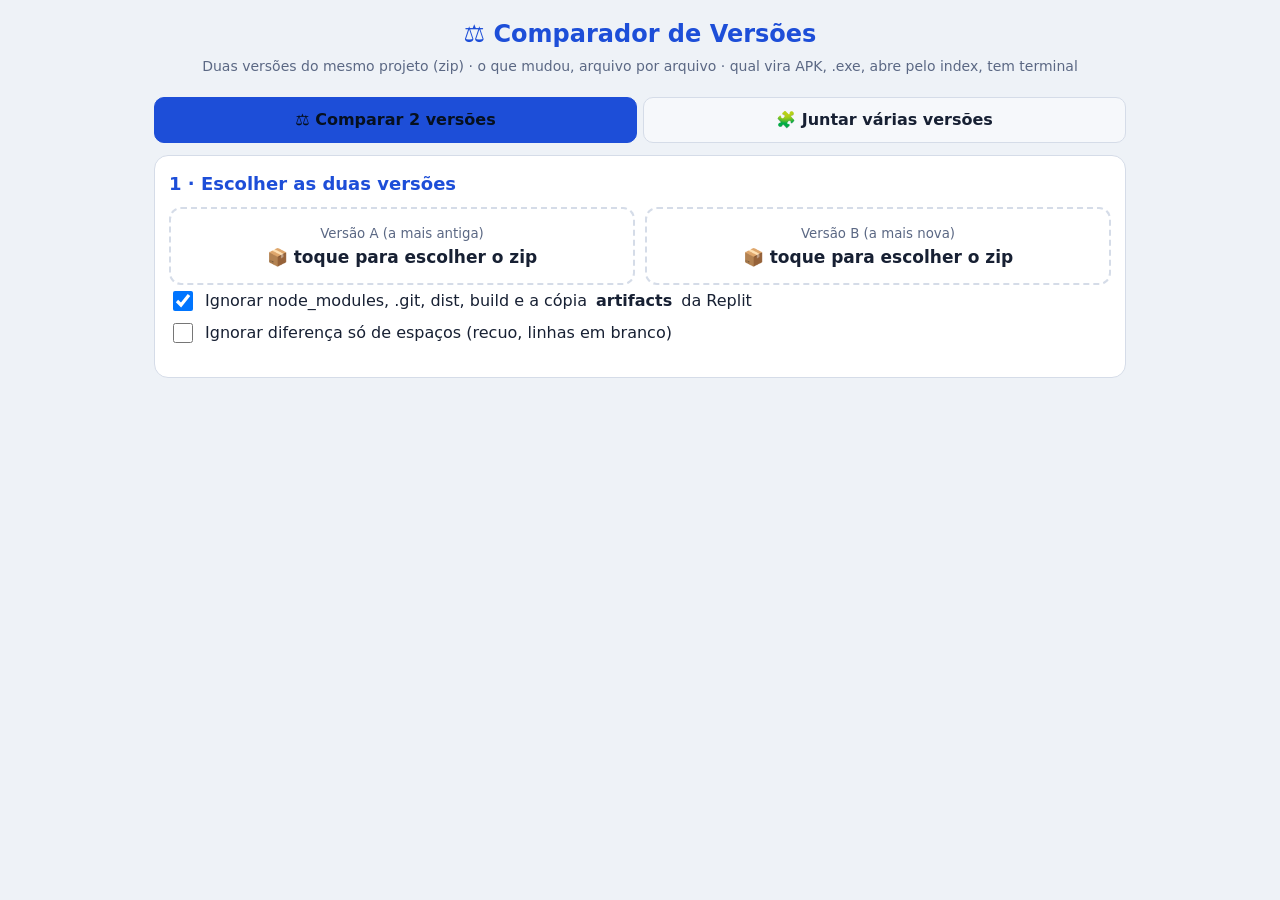
<file: app/ferramentas/comparador.html>
<!doctype html>
<html lang="pt-BR">
<head>
<meta charset="utf-8">
<meta name="viewport" content="width=device-width, initial-scale=1">
<meta name="theme-color" content="#101826">
<title>Comparador de Versões</title>
<style>
:root { --bg:#0d1420; --p:#151f30; --p2:#101826; --f:#e6ecf6; --m:#93a2bb; --l:#26334a; --az:#60a5fa; --v:#4ade80; --vf:#0f2d1d; --r:#f87171; --rf:#3a1717; --a:#fbbf24; }
@media (prefers-color-scheme: light) { :root:not([data-theme="dark"]) { --bg:#eef2f7; --p:#fff; --p2:#f6f8fb; --f:#172033; --m:#5b6884; --l:#d5dce8; --az:#1d4ed8; --v:#15803d; --vf:#e3f6e9; --r:#b91c1c; --rf:#fde8e8; --a:#a16207; } }
* { box-sizing:border-box; }
body { margin:0; background:var(--bg); color:var(--f); font:16px/1.5 system-ui,"Segoe UI",Roboto,sans-serif; }
header { padding:16px; text-align:center; } header h1 { margin:0; font-size:24px; color:var(--az); } header p { margin:4px 0 0; color:var(--m); font-size:14px; }
main { max-width:1000px; margin:0 auto; padding:0 14px 80px; }
.c { background:var(--p); border:1px solid var(--l); border-radius:14px; padding:14px; margin:12px 0; }
.c h2 { margin:0 0 10px; font-size:18px; color:var(--az); }
.duas { display:grid; grid-template-columns:1fr 1fr; gap:10px; } @media (max-width:640px) { .duas { grid-template-columns:1fr; } }
.lado { border:2px dashed var(--l); border-radius:12px; padding:12px; text-align:center; cursor:pointer; }
.lado.ok { border-style:solid; border-color:var(--az); }
.lado b { display:block; font-size:17px; word-break:break-all; } .lado small { color:var(--m); }
.bt { border:1px solid var(--l); background:var(--p2); color:var(--f); border-radius:10px; padding:10px 14px; font:inherit; cursor:pointer; min-height:42px; }
.bt.az { background:var(--az); border-color:var(--az); color:#06101f; font-weight:700; }
.mut { color:var(--m); font-size:14px; }
label.g { display:flex; gap:9px; align-items:center; padding:3px 0; } label.g input { width:20px; height:20px; }
.nums { display:grid; grid-template-columns:repeat(4,1fr); gap:8px; } @media (max-width:640px) { .nums { grid-template-columns:repeat(2,1fr); } }
.num { background:var(--p2); border:1px solid var(--l); border-radius:12px; padding:10px; text-align:center; cursor:pointer; }
.num b { display:block; font-size:24px; } .num span { color:var(--m); font-size:13px; } .num.on { outline:2px solid var(--az); }
table { width:100%; border-collapse:collapse; font-size:14px; } td, th { border-bottom:1px solid var(--l); padding:7px 6px; text-align:left; vertical-align:top; } th { color:var(--m); font-weight:600; }
.sim { color:var(--v); font-weight:700; } .nao { color:var(--m); }
.arq { display:flex; gap:8px; align-items:center; padding:8px 4px; border-bottom:1px solid var(--l); cursor:pointer; }
.arq code { flex:1; min-width:0; word-break:break-all; font:13px ui-monospace,Consolas,monospace; }
.etq { font-size:12px; padding:2px 8px; border-radius:999px; white-space:nowrap; font-weight:700; }
.e-mud { background:#3b2f0c; color:var(--a); } .e-a { background:var(--rf); color:var(--r); } .e-b { background:var(--vf); color:var(--v); } .e-ig { color:var(--m); }
input[type=search] { width:100%; font:inherit; padding:10px 12px; border-radius:10px; border:1px solid var(--l); background:var(--p2); color:var(--f); margin-bottom:6px; }
.diff { font:12.5px/1.5 ui-monospace,Consolas,monospace; background:var(--p2); border:1px solid var(--l); border-radius:10px; overflow:auto; max-height:70vh; }
.dl { display:grid; grid-template-columns:44px 44px 18px 1fr; white-space:pre-wrap; word-break:break-all; }
.dl span.n { color:var(--m); text-align:right; padding-right:6px; user-select:none; }
.dl.mais { background:var(--vf); } .dl.mais span.s { color:var(--v); } .dl.menos { background:var(--rf); } .dl.menos span.s { color:var(--r); }
.dl.pulo { color:var(--m); background:transparent; padding:4px 10px; display:block; font-style:italic; }
.abas { display:flex; gap:6px; margin:4px 0 6px; } .aba { flex:1; border:1px solid var(--l); background:var(--p2); color:var(--f); border-radius:10px; padding:10px; font:inherit; font-weight:600; cursor:pointer; } .aba.on { background:var(--az); color:#06101f; border-color:var(--az); }
.linha { display:flex; gap:6px; flex-wrap:wrap; margin:6px 0; }
.ver { display:flex; gap:8px; align-items:center; padding:8px; border-bottom:1px solid var(--l); cursor:pointer; } .ver.base { background:var(--p2); outline:1px solid var(--az); border-radius:8px; }
.ver b { flex:1; word-break:break-all; font-weight:600; }
.falta { border:1px solid var(--l); border-radius:10px; padding:10px; margin:8px 0; background:var(--p2); }
.falta pre { white-space:pre-wrap; word-break:break-all; font:12px/1.45 ui-monospace,monospace; max-height:220px; overflow:auto; background:var(--bg); border-radius:8px; padding:8px; }
.toast { position:fixed; left:50%; bottom:18px; transform:translateX(-50%); background:#020617; color:#fff; padding:10px 16px; border-radius:10px; z-index:9; }
</style>
</head>
<body>
<header><h1>⚖️ Comparador de Versões</h1><p>Duas versões do mesmo projeto (zip) · o que mudou, arquivo por arquivo · qual vira APK, .exe, abre pelo index, tem terminal</p></header>
<main>
  <div class="abas"><button class="aba on" data-aba="dois">⚖️ Comparar 2 versões</button><button class="aba" data-aba="varias">🧩 Juntar várias versões</button></div>
  <div id="sec-varias" hidden>
    <div class="c">
      <h2>1 · Colocar TODAS as versões</h2>
      <div class="lado" id="v-add">📦 <b>Toque para escolher os zips</b><small>pode escolher vários de uma vez (v1, v2, v3, a corrigida…)</small></div>
      <input type="file" id="v-arq" accept=".zip" multiple hidden>
      <div id="v-lista"></div>
      <label class="g"><input type="checkbox" id="v-ig" checked> Ignorar node_modules, .git, dist, build e a cópia <b>artifacts</b> da Replit</label>
      <p class="mut" id="v-st"></p>
    </div>
    <div class="c" id="v-res" hidden>
      <h2>2 · Rotas de API: quem tem o quê</h2>
      <p class="mut">✅ tem · — não tem. A coluna com ⭐ é a <b>base</b> (a versão que vai receber o que falta). Toque no nome de uma versão na lista acima para escolher outra base.</p>
      <div style="overflow-x:auto"><table id="v-rotas"></table></div>
      <h2 style="margin-top:18px">3 · A tela chama, mas o servidor da base NÃO tem</h2>
      <div id="v-faltam"></div>
      <h2 style="margin-top:18px">4 · Arquivos que existem em outras versões e faltam na base</h2>
      <p class="mut">Marque os que quer trazer. Vem sempre da versão mais nova que tem o arquivo.</p>
      <div class="linha"><button class="bt" id="v-todos">✅ Marcar todos</button><button class="bt" id="v-codigo">✅ Só os de código (.ts .tsx .js .json)</button><button class="bt" id="v-nenhum">⬜ Nenhum</button></div>
      <div id="v-arqs"></div>
      <div style="margin-top:12px"><button class="bt az" id="v-juntar">🧩 Montar a versão juntada (.zip)</button></div>
      <p class="mut">O zip juntado leva também o arquivo <b>O-QUE-FOI-JUNTADO.md</b> com tudo que entrou e o código das rotas que faltavam (para colar ou mandar para a IA).</p>
    </div>
  </div>
  <div id="sec-dois">
  <div class="c">
    <h2>1 · Escolher as duas versões</h2>
    <div class="duas">
      <div class="lado" id="lado-a"><small>Versão A (a mais antiga)</small><b id="nome-a">📦 toque para escolher o zip</b></div>
      <div class="lado" id="lado-b"><small>Versão B (a mais nova)</small><b id="nome-b">📦 toque para escolher o zip</b></div>
    </div>
    <input type="file" id="arq-a" accept=".zip" hidden><input type="file" id="arq-b" accept=".zip" hidden>
    <label class="g"><input type="checkbox" id="ig" checked> Ignorar node_modules, .git, dist, build e a cópia <b>artifacts</b> da Replit</label>
    <label class="g"><input type="checkbox" id="esp"> Ignorar diferença só de espaços (recuo, linhas em branco)</label>
    <p class="mut" id="st"></p>
  </div>

  <div class="c" id="cx-id" hidden>
    <h2>2 · Quem é cada versão</h2>
    <table id="tab-id"></table>
  </div>

  <div class="c" id="cx-res" hidden>
    <h2>3 · O que mudou</h2>
    <div class="nums" id="nums"></div>
    <p class="mut" id="resumo"></p>
    <input type="search" id="q" placeholder="Procurar arquivo… (ex.: server, index, App.tsx)">
    <div id="lista"></div>
    <div style="margin-top:10px"><button class="bt" id="baixar">⬇ Baixar o relatório (.md)</button></div>
  </div>

  <div class="c" id="cx-diff" hidden>
    <h2 id="diff-tit">Diferença</h2>
    <p class="mut">🟥 linha que saiu (só na A) · 🟩 linha que entrou (só na B) · o que é igual fica escondido</p>
    <div class="diff" id="diff"></div>
  </div>
  </div>
</main>

<script>
/*!

JSZip v3.10.1 - A JavaScript class for generating and reading zip files
<http://stuartk.com/jszip>

(c) 2009-2016 Stuart Knightley <stuart [at] stuartk.com>
Dual licenced under the MIT license or GPLv3. See https://raw.github.com/Stuk/jszip/main/LICENSE.markdown.

JSZip uses the library pako released under the MIT license :
https://github.com/nodeca/pako/blob/main/LICENSE
*/

!function(e){if("object"==typeof exports&&"undefined"!=typeof module)module.exports=e();else if("function"==typeof define&&define.amd)define([],e);else{("undefined"!=typeof window?window:"undefined"!=typeof global?global:"undefined"!=typeof self?self:this).JSZip=e()}}(function(){return function s(a,o,h){function u(r,e){if(!o[r]){if(!a[r]){var t="function"==typeof require&&require;if(!e&&t)return t(r,!0);if(l)return l(r,!0);var n=new Error("Cannot find module '"+r+"'");throw n.code="MODULE_NOT_FOUND",n}var i=o[r]={exports:{}};a[r][0].call(i.exports,function(e){var t=a[r][1][e];return u(t||e)},i,i.exports,s,a,o,h)}return o[r].exports}for(var l="function"==typeof require&&require,e=0;e<h.length;e++)u(h[e]);return u}({1:[function(e,t,r){"use strict";var d=e("./utils"),c=e("./support"),p="ABCDEFGHIJKLMNOPQRSTUVWXYZabcdefghijklmnopqrstuvwxyz0123456789+/=";r.encode=function(e){for(var t,r,n,i,s,a,o,h=[],u=0,l=e.length,f=l,c="string"!==d.getTypeOf(e);u<e.length;)f=l-u,n=c?(t=e[u++],r=u<l?e[u++]:0,u<l?e[u++]:0):(t=e.charCodeAt(u++),r=u<l?e.charCodeAt(u++):0,u<l?e.charCodeAt(u++):0),i=t>>2,s=(3&t)<<4|r>>4,a=1<f?(15&r)<<2|n>>6:64,o=2<f?63&n:64,h.push(p.charAt(i)+p.charAt(s)+p.charAt(a)+p.charAt(o));return h.join("")},r.decode=function(e){var t,r,n,i,s,a,o=0,h=0,u="data:";if(e.substr(0,u.length)===u)throw new Error("Invalid base64 input, it looks like a data url.");var l,f=3*(e=e.replace(/[^A-Za-z0-9+/=]/g,"")).length/4;if(e.charAt(e.length-1)===p.charAt(64)&&f--,e.charAt(e.length-2)===p.charAt(64)&&f--,f%1!=0)throw new Error("Invalid base64 input, bad content length.");for(l=c.uint8array?new Uint8Array(0|f):new Array(0|f);o<e.length;)t=p.indexOf(e.charAt(o++))<<2|(i=p.indexOf(e.charAt(o++)))>>4,r=(15&i)<<4|(s=p.indexOf(e.charAt(o++)))>>2,n=(3&s)<<6|(a=p.indexOf(e.charAt(o++))),l[h++]=t,64!==s&&(l[h++]=r),64!==a&&(l[h++]=n);return l}},{"./support":30,"./utils":32}],2:[function(e,t,r){"use strict";var n=e("./external"),i=e("./stream/DataWorker"),s=e("./stream/Crc32Probe"),a=e("./stream/DataLengthProbe");function o(e,t,r,n,i){this.compressedSize=e,this.uncompressedSize=t,this.crc32=r,this.compression=n,this.compressedContent=i}o.prototype={getContentWorker:function(){var e=new i(n.Promise.resolve(this.compressedContent)).pipe(this.compression.uncompressWorker()).pipe(new a("data_length")),t=this;return e.on("end",function(){if(this.streamInfo.data_length!==t.uncompressedSize)throw new Error("Bug : uncompressed data size mismatch")}),e},getCompressedWorker:function(){return new i(n.Promise.resolve(this.compressedContent)).withStreamInfo("compressedSize",this.compressedSize).withStreamInfo("uncompressedSize",this.uncompressedSize).withStreamInfo("crc32",this.crc32).withStreamInfo("compression",this.compression)}},o.createWorkerFrom=function(e,t,r){return e.pipe(new s).pipe(new a("uncompressedSize")).pipe(t.compressWorker(r)).pipe(new a("compressedSize")).withStreamInfo("compression",t)},t.exports=o},{"./external":6,"./stream/Crc32Probe":25,"./stream/DataLengthProbe":26,"./stream/DataWorker":27}],3:[function(e,t,r){"use strict";var n=e("./stream/GenericWorker");r.STORE={magic:"\0\0",compressWorker:function(){return new n("STORE compression")},uncompressWorker:function(){return new n("STORE decompression")}},r.DEFLATE=e("./flate")},{"./flate":7,"./stream/GenericWorker":28}],4:[function(e,t,r){"use strict";var n=e("./utils");var o=function(){for(var e,t=[],r=0;r<256;r++){e=r;for(var n=0;n<8;n++)e=1&e?3988292384^e>>>1:e>>>1;t[r]=e}return t}();t.exports=function(e,t){return void 0!==e&&e.length?"string"!==n.getTypeOf(e)?function(e,t,r,n){var i=o,s=n+r;e^=-1;for(var a=n;a<s;a++)e=e>>>8^i[255&(e^t[a])];return-1^e}(0|t,e,e.length,0):function(e,t,r,n){var i=o,s=n+r;e^=-1;for(var a=n;a<s;a++)e=e>>>8^i[255&(e^t.charCodeAt(a))];return-1^e}(0|t,e,e.length,0):0}},{"./utils":32}],5:[function(e,t,r){"use strict";r.base64=!1,r.binary=!1,r.dir=!1,r.createFolders=!0,r.date=null,r.compression=null,r.compressionOptions=null,r.comment=null,r.unixPermissions=null,r.dosPermissions=null},{}],6:[function(e,t,r){"use strict";var n=null;n="undefined"!=typeof Promise?Promise:e("lie"),t.exports={Promise:n}},{lie:37}],7:[function(e,t,r){"use strict";var n="undefined"!=typeof Uint8Array&&"undefined"!=typeof Uint16Array&&"undefined"!=typeof Uint32Array,i=e("pako"),s=e("./utils"),a=e("./stream/GenericWorker"),o=n?"uint8array":"array";function h(e,t){a.call(this,"FlateWorker/"+e),this._pako=null,this._pakoAction=e,this._pakoOptions=t,this.meta={}}r.magic="\b\0",s.inherits(h,a),h.prototype.processChunk=function(e){this.meta=e.meta,null===this._pako&&this._createPako(),this._pako.push(s.transformTo(o,e.data),!1)},h.prototype.flush=function(){a.prototype.flush.call(this),null===this._pako&&this._createPako(),this._pako.push([],!0)},h.prototype.cleanUp=function(){a.prototype.cleanUp.call(this),this._pako=null},h.prototype._createPako=function(){this._pako=new i[this._pakoAction]({raw:!0,level:this._pakoOptions.level||-1});var t=this;this._pako.onData=function(e){t.push({data:e,meta:t.meta})}},r.compressWorker=function(e){return new h("Deflate",e)},r.uncompressWorker=function(){return new h("Inflate",{})}},{"./stream/GenericWorker":28,"./utils":32,pako:38}],8:[function(e,t,r){"use strict";function A(e,t){var r,n="";for(r=0;r<t;r++)n+=String.fromCharCode(255&e),e>>>=8;return n}function n(e,t,r,n,i,s){var a,o,h=e.file,u=e.compression,l=s!==O.utf8encode,f=I.transformTo("string",s(h.name)),c=I.transformTo("string",O.utf8encode(h.name)),d=h.comment,p=I.transformTo("string",s(d)),m=I.transformTo("string",O.utf8encode(d)),_=c.length!==h.name.length,g=m.length!==d.length,b="",v="",y="",w=h.dir,k=h.date,x={crc32:0,compressedSize:0,uncompressedSize:0};t&&!r||(x.crc32=e.crc32,x.compressedSize=e.compressedSize,x.uncompressedSize=e.uncompressedSize);var S=0;t&&(S|=8),l||!_&&!g||(S|=2048);var z=0,C=0;w&&(z|=16),"UNIX"===i?(C=798,z|=function(e,t){var r=e;return e||(r=t?16893:33204),(65535&r)<<16}(h.unixPermissions,w)):(C=20,z|=function(e){return 63&(e||0)}(h.dosPermissions)),a=k.getUTCHours(),a<<=6,a|=k.getUTCMinutes(),a<<=5,a|=k.getUTCSeconds()/2,o=k.getUTCFullYear()-1980,o<<=4,o|=k.getUTCMonth()+1,o<<=5,o|=k.getUTCDate(),_&&(v=A(1,1)+A(B(f),4)+c,b+="up"+A(v.length,2)+v),g&&(y=A(1,1)+A(B(p),4)+m,b+="uc"+A(y.length,2)+y);var E="";return E+="\n\0",E+=A(S,2),E+=u.magic,E+=A(a,2),E+=A(o,2),E+=A(x.crc32,4),E+=A(x.compressedSize,4),E+=A(x.uncompressedSize,4),E+=A(f.length,2),E+=A(b.length,2),{fileRecord:R.LOCAL_FILE_HEADER+E+f+b,dirRecord:R.CENTRAL_FILE_HEADER+A(C,2)+E+A(p.length,2)+"\0\0\0\0"+A(z,4)+A(n,4)+f+b+p}}var I=e("../utils"),i=e("../stream/GenericWorker"),O=e("../utf8"),B=e("../crc32"),R=e("../signature");function s(e,t,r,n){i.call(this,"ZipFileWorker"),this.bytesWritten=0,this.zipComment=t,this.zipPlatform=r,this.encodeFileName=n,this.streamFiles=e,this.accumulate=!1,this.contentBuffer=[],this.dirRecords=[],this.currentSourceOffset=0,this.entriesCount=0,this.currentFile=null,this._sources=[]}I.inherits(s,i),s.prototype.push=function(e){var t=e.meta.percent||0,r=this.entriesCount,n=this._sources.length;this.accumulate?this.contentBuffer.push(e):(this.bytesWritten+=e.data.length,i.prototype.push.call(this,{data:e.data,meta:{currentFile:this.currentFile,percent:r?(t+100*(r-n-1))/r:100}}))},s.prototype.openedSource=function(e){this.currentSourceOffset=this.bytesWritten,this.currentFile=e.file.name;var t=this.streamFiles&&!e.file.dir;if(t){var r=n(e,t,!1,this.currentSourceOffset,this.zipPlatform,this.encodeFileName);this.push({data:r.fileRecord,meta:{percent:0}})}else this.accumulate=!0},s.prototype.closedSource=function(e){this.accumulate=!1;var t=this.streamFiles&&!e.file.dir,r=n(e,t,!0,this.currentSourceOffset,this.zipPlatform,this.encodeFileName);if(this.dirRecords.push(r.dirRecord),t)this.push({data:function(e){return R.DATA_DESCRIPTOR+A(e.crc32,4)+A(e.compressedSize,4)+A(e.uncompressedSize,4)}(e),meta:{percent:100}});else for(this.push({data:r.fileRecord,meta:{percent:0}});this.contentBuffer.length;)this.push(this.contentBuffer.shift());this.currentFile=null},s.prototype.flush=function(){for(var e=this.bytesWritten,t=0;t<this.dirRecords.length;t++)this.push({data:this.dirRecords[t],meta:{percent:100}});var r=this.bytesWritten-e,n=function(e,t,r,n,i){var s=I.transformTo("string",i(n));return R.CENTRAL_DIRECTORY_END+"\0\0\0\0"+A(e,2)+A(e,2)+A(t,4)+A(r,4)+A(s.length,2)+s}(this.dirRecords.length,r,e,this.zipComment,this.encodeFileName);this.push({data:n,meta:{percent:100}})},s.prototype.prepareNextSource=function(){this.previous=this._sources.shift(),this.openedSource(this.previous.streamInfo),this.isPaused?this.previous.pause():this.previous.resume()},s.prototype.registerPrevious=function(e){this._sources.push(e);var t=this;return e.on("data",function(e){t.processChunk(e)}),e.on("end",function(){t.closedSource(t.previous.streamInfo),t._sources.length?t.prepareNextSource():t.end()}),e.on("error",function(e){t.error(e)}),this},s.prototype.resume=function(){return!!i.prototype.resume.call(this)&&(!this.previous&&this._sources.length?(this.prepareNextSource(),!0):this.previous||this._sources.length||this.generatedError?void 0:(this.end(),!0))},s.prototype.error=function(e){var t=this._sources;if(!i.prototype.error.call(this,e))return!1;for(var r=0;r<t.length;r++)try{t[r].error(e)}catch(e){}return!0},s.prototype.lock=function(){i.prototype.lock.call(this);for(var e=this._sources,t=0;t<e.length;t++)e[t].lock()},t.exports=s},{"../crc32":4,"../signature":23,"../stream/GenericWorker":28,"../utf8":31,"../utils":32}],9:[function(e,t,r){"use strict";var u=e("../compressions"),n=e("./ZipFileWorker");r.generateWorker=function(e,a,t){var o=new n(a.streamFiles,t,a.platform,a.encodeFileName),h=0;try{e.forEach(function(e,t){h++;var r=function(e,t){var r=e||t,n=u[r];if(!n)throw new Error(r+" is not a valid compression method !");return n}(t.options.compression,a.compression),n=t.options.compressionOptions||a.compressionOptions||{},i=t.dir,s=t.date;t._compressWorker(r,n).withStreamInfo("file",{name:e,dir:i,date:s,comment:t.comment||"",unixPermissions:t.unixPermissions,dosPermissions:t.dosPermissions}).pipe(o)}),o.entriesCount=h}catch(e){o.error(e)}return o}},{"../compressions":3,"./ZipFileWorker":8}],10:[function(e,t,r){"use strict";function n(){if(!(this instanceof n))return new n;if(arguments.length)throw new Error("The constructor with parameters has been removed in JSZip 3.0, please check the upgrade guide.");this.files=Object.create(null),this.comment=null,this.root="",this.clone=function(){var e=new n;for(var t in this)"function"!=typeof this[t]&&(e[t]=this[t]);return e}}(n.prototype=e("./object")).loadAsync=e("./load"),n.support=e("./support"),n.defaults=e("./defaults"),n.version="3.10.1",n.loadAsync=function(e,t){return(new n).loadAsync(e,t)},n.external=e("./external"),t.exports=n},{"./defaults":5,"./external":6,"./load":11,"./object":15,"./support":30}],11:[function(e,t,r){"use strict";var u=e("./utils"),i=e("./external"),n=e("./utf8"),s=e("./zipEntries"),a=e("./stream/Crc32Probe"),l=e("./nodejsUtils");function f(n){return new i.Promise(function(e,t){var r=n.decompressed.getContentWorker().pipe(new a);r.on("error",function(e){t(e)}).on("end",function(){r.streamInfo.crc32!==n.decompressed.crc32?t(new Error("Corrupted zip : CRC32 mismatch")):e()}).resume()})}t.exports=function(e,o){var h=this;return o=u.extend(o||{},{base64:!1,checkCRC32:!1,optimizedBinaryString:!1,createFolders:!1,decodeFileName:n.utf8decode}),l.isNode&&l.isStream(e)?i.Promise.reject(new Error("JSZip can't accept a stream when loading a zip file.")):u.prepareContent("the loaded zip file",e,!0,o.optimizedBinaryString,o.base64).then(function(e){var t=new s(o);return t.load(e),t}).then(function(e){var t=[i.Promise.resolve(e)],r=e.files;if(o.checkCRC32)for(var n=0;n<r.length;n++)t.push(f(r[n]));return i.Promise.all(t)}).then(function(e){for(var t=e.shift(),r=t.files,n=0;n<r.length;n++){var i=r[n],s=i.fileNameStr,a=u.resolve(i.fileNameStr);h.file(a,i.decompressed,{binary:!0,optimizedBinaryString:!0,date:i.date,dir:i.dir,comment:i.fileCommentStr.length?i.fileCommentStr:null,unixPermissions:i.unixPermissions,dosPermissions:i.dosPermissions,createFolders:o.createFolders}),i.dir||(h.file(a).unsafeOriginalName=s)}return t.zipComment.length&&(h.comment=t.zipComment),h})}},{"./external":6,"./nodejsUtils":14,"./stream/Crc32Probe":25,"./utf8":31,"./utils":32,"./zipEntries":33}],12:[function(e,t,r){"use strict";var n=e("../utils"),i=e("../stream/GenericWorker");function s(e,t){i.call(this,"Nodejs stream input adapter for "+e),this._upstreamEnded=!1,this._bindStream(t)}n.inherits(s,i),s.prototype._bindStream=function(e){var t=this;(this._stream=e).pause(),e.on("data",function(e){t.push({data:e,meta:{percent:0}})}).on("error",function(e){t.isPaused?this.generatedError=e:t.error(e)}).on("end",function(){t.isPaused?t._upstreamEnded=!0:t.end()})},s.prototype.pause=function(){return!!i.prototype.pause.call(this)&&(this._stream.pause(),!0)},s.prototype.resume=function(){return!!i.prototype.resume.call(this)&&(this._upstreamEnded?this.end():this._stream.resume(),!0)},t.exports=s},{"../stream/GenericWorker":28,"../utils":32}],13:[function(e,t,r){"use strict";var i=e("readable-stream").Readable;function n(e,t,r){i.call(this,t),this._helper=e;var n=this;e.on("data",function(e,t){n.push(e)||n._helper.pause(),r&&r(t)}).on("error",function(e){n.emit("error",e)}).on("end",function(){n.push(null)})}e("../utils").inherits(n,i),n.prototype._read=function(){this._helper.resume()},t.exports=n},{"../utils":32,"readable-stream":16}],14:[function(e,t,r){"use strict";t.exports={isNode:"undefined"!=typeof Buffer,newBufferFrom:function(e,t){if(Buffer.from&&Buffer.from!==Uint8Array.from)return Buffer.from(e,t);if("number"==typeof e)throw new Error('The "data" argument must not be a number');return new Buffer(e,t)},allocBuffer:function(e){if(Buffer.alloc)return Buffer.alloc(e);var t=new Buffer(e);return t.fill(0),t},isBuffer:function(e){return Buffer.isBuffer(e)},isStream:function(e){return e&&"function"==typeof e.on&&"function"==typeof e.pause&&"function"==typeof e.resume}}},{}],15:[function(e,t,r){"use strict";function s(e,t,r){var n,i=u.getTypeOf(t),s=u.extend(r||{},f);s.date=s.date||new Date,null!==s.compression&&(s.compression=s.compression.toUpperCase()),"string"==typeof s.unixPermissions&&(s.unixPermissions=parseInt(s.unixPermissions,8)),s.unixPermissions&&16384&s.unixPermissions&&(s.dir=!0),s.dosPermissions&&16&s.dosPermissions&&(s.dir=!0),s.dir&&(e=g(e)),s.createFolders&&(n=_(e))&&b.call(this,n,!0);var a="string"===i&&!1===s.binary&&!1===s.base64;r&&void 0!==r.binary||(s.binary=!a),(t instanceof c&&0===t.uncompressedSize||s.dir||!t||0===t.length)&&(s.base64=!1,s.binary=!0,t="",s.compression="STORE",i="string");var o=null;o=t instanceof c||t instanceof l?t:p.isNode&&p.isStream(t)?new m(e,t):u.prepareContent(e,t,s.binary,s.optimizedBinaryString,s.base64);var h=new d(e,o,s);this.files[e]=h}var i=e("./utf8"),u=e("./utils"),l=e("./stream/GenericWorker"),a=e("./stream/StreamHelper"),f=e("./defaults"),c=e("./compressedObject"),d=e("./zipObject"),o=e("./generate"),p=e("./nodejsUtils"),m=e("./nodejs/NodejsStreamInputAdapter"),_=function(e){"/"===e.slice(-1)&&(e=e.substring(0,e.length-1));var t=e.lastIndexOf("/");return 0<t?e.substring(0,t):""},g=function(e){return"/"!==e.slice(-1)&&(e+="/"),e},b=function(e,t){return t=void 0!==t?t:f.createFolders,e=g(e),this.files[e]||s.call(this,e,null,{dir:!0,createFolders:t}),this.files[e]};function h(e){return"[object RegExp]"===Object.prototype.toString.call(e)}var n={load:function(){throw new Error("This method has been removed in JSZip 3.0, please check the upgrade guide.")},forEach:function(e){var t,r,n;for(t in this.files)n=this.files[t],(r=t.slice(this.root.length,t.length))&&t.slice(0,this.root.length)===this.root&&e(r,n)},filter:function(r){var n=[];return this.forEach(function(e,t){r(e,t)&&n.push(t)}),n},file:function(e,t,r){if(1!==arguments.length)return e=this.root+e,s.call(this,e,t,r),this;if(h(e)){var n=e;return this.filter(function(e,t){return!t.dir&&n.test(e)})}var i=this.files[this.root+e];return i&&!i.dir?i:null},folder:function(r){if(!r)return this;if(h(r))return this.filter(function(e,t){return t.dir&&r.test(e)});var e=this.root+r,t=b.call(this,e),n=this.clone();return n.root=t.name,n},remove:function(r){r=this.root+r;var e=this.files[r];if(e||("/"!==r.slice(-1)&&(r+="/"),e=this.files[r]),e&&!e.dir)delete this.files[r];else for(var t=this.filter(function(e,t){return t.name.slice(0,r.length)===r}),n=0;n<t.length;n++)delete this.files[t[n].name];return this},generate:function(){throw new Error("This method has been removed in JSZip 3.0, please check the upgrade guide.")},generateInternalStream:function(e){var t,r={};try{if((r=u.extend(e||{},{streamFiles:!1,compression:"STORE",compressionOptions:null,type:"",platform:"DOS",comment:null,mimeType:"application/zip",encodeFileName:i.utf8encode})).type=r.type.toLowerCase(),r.compression=r.compression.toUpperCase(),"binarystring"===r.type&&(r.type="string"),!r.type)throw new Error("No output type specified.");u.checkSupport(r.type),"darwin"!==r.platform&&"freebsd"!==r.platform&&"linux"!==r.platform&&"sunos"!==r.platform||(r.platform="UNIX"),"win32"===r.platform&&(r.platform="DOS");var n=r.comment||this.comment||"";t=o.generateWorker(this,r,n)}catch(e){(t=new l("error")).error(e)}return new a(t,r.type||"string",r.mimeType)},generateAsync:function(e,t){return this.generateInternalStream(e).accumulate(t)},generateNodeStream:function(e,t){return(e=e||{}).type||(e.type="nodebuffer"),this.generateInternalStream(e).toNodejsStream(t)}};t.exports=n},{"./compressedObject":2,"./defaults":5,"./generate":9,"./nodejs/NodejsStreamInputAdapter":12,"./nodejsUtils":14,"./stream/GenericWorker":28,"./stream/StreamHelper":29,"./utf8":31,"./utils":32,"./zipObject":35}],16:[function(e,t,r){"use strict";t.exports=e("stream")},{stream:void 0}],17:[function(e,t,r){"use strict";var n=e("./DataReader");function i(e){n.call(this,e);for(var t=0;t<this.data.length;t++)e[t]=255&e[t]}e("../utils").inherits(i,n),i.prototype.byteAt=function(e){return this.data[this.zero+e]},i.prototype.lastIndexOfSignature=function(e){for(var t=e.charCodeAt(0),r=e.charCodeAt(1),n=e.charCodeAt(2),i=e.charCodeAt(3),s=this.length-4;0<=s;--s)if(this.data[s]===t&&this.data[s+1]===r&&this.data[s+2]===n&&this.data[s+3]===i)return s-this.zero;return-1},i.prototype.readAndCheckSignature=function(e){var t=e.charCodeAt(0),r=e.charCodeAt(1),n=e.charCodeAt(2),i=e.charCodeAt(3),s=this.readData(4);return t===s[0]&&r===s[1]&&n===s[2]&&i===s[3]},i.prototype.readData=function(e){if(this.checkOffset(e),0===e)return[];var t=this.data.slice(this.zero+this.index,this.zero+this.index+e);return this.index+=e,t},t.exports=i},{"../utils":32,"./DataReader":18}],18:[function(e,t,r){"use strict";var n=e("../utils");function i(e){this.data=e,this.length=e.length,this.index=0,this.zero=0}i.prototype={checkOffset:function(e){this.checkIndex(this.index+e)},checkIndex:function(e){if(this.length<this.zero+e||e<0)throw new Error("End of data reached (data length = "+this.length+", asked index = "+e+"). Corrupted zip ?")},setIndex:function(e){this.checkIndex(e),this.index=e},skip:function(e){this.setIndex(this.index+e)},byteAt:function(){},readInt:function(e){var t,r=0;for(this.checkOffset(e),t=this.index+e-1;t>=this.index;t--)r=(r<<8)+this.byteAt(t);return this.index+=e,r},readString:function(e){return n.transformTo("string",this.readData(e))},readData:function(){},lastIndexOfSignature:function(){},readAndCheckSignature:function(){},readDate:function(){var e=this.readInt(4);return new Date(Date.UTC(1980+(e>>25&127),(e>>21&15)-1,e>>16&31,e>>11&31,e>>5&63,(31&e)<<1))}},t.exports=i},{"../utils":32}],19:[function(e,t,r){"use strict";var n=e("./Uint8ArrayReader");function i(e){n.call(this,e)}e("../utils").inherits(i,n),i.prototype.readData=function(e){this.checkOffset(e);var t=this.data.slice(this.zero+this.index,this.zero+this.index+e);return this.index+=e,t},t.exports=i},{"../utils":32,"./Uint8ArrayReader":21}],20:[function(e,t,r){"use strict";var n=e("./DataReader");function i(e){n.call(this,e)}e("../utils").inherits(i,n),i.prototype.byteAt=function(e){return this.data.charCodeAt(this.zero+e)},i.prototype.lastIndexOfSignature=function(e){return this.data.lastIndexOf(e)-this.zero},i.prototype.readAndCheckSignature=function(e){return e===this.readData(4)},i.prototype.readData=function(e){this.checkOffset(e);var t=this.data.slice(this.zero+this.index,this.zero+this.index+e);return this.index+=e,t},t.exports=i},{"../utils":32,"./DataReader":18}],21:[function(e,t,r){"use strict";var n=e("./ArrayReader");function i(e){n.call(this,e)}e("../utils").inherits(i,n),i.prototype.readData=function(e){if(this.checkOffset(e),0===e)return new Uint8Array(0);var t=this.data.subarray(this.zero+this.index,this.zero+this.index+e);return this.index+=e,t},t.exports=i},{"../utils":32,"./ArrayReader":17}],22:[function(e,t,r){"use strict";var n=e("../utils"),i=e("../support"),s=e("./ArrayReader"),a=e("./StringReader"),o=e("./NodeBufferReader"),h=e("./Uint8ArrayReader");t.exports=function(e){var t=n.getTypeOf(e);return n.checkSupport(t),"string"!==t||i.uint8array?"nodebuffer"===t?new o(e):i.uint8array?new h(n.transformTo("uint8array",e)):new s(n.transformTo("array",e)):new a(e)}},{"../support":30,"../utils":32,"./ArrayReader":17,"./NodeBufferReader":19,"./StringReader":20,"./Uint8ArrayReader":21}],23:[function(e,t,r){"use strict";r.LOCAL_FILE_HEADER="PK",r.CENTRAL_FILE_HEADER="PK",r.CENTRAL_DIRECTORY_END="PK",r.ZIP64_CENTRAL_DIRECTORY_LOCATOR="PK",r.ZIP64_CENTRAL_DIRECTORY_END="PK",r.DATA_DESCRIPTOR="PK\b"},{}],24:[function(e,t,r){"use strict";var n=e("./GenericWorker"),i=e("../utils");function s(e){n.call(this,"ConvertWorker to "+e),this.destType=e}i.inherits(s,n),s.prototype.processChunk=function(e){this.push({data:i.transformTo(this.destType,e.data),meta:e.meta})},t.exports=s},{"../utils":32,"./GenericWorker":28}],25:[function(e,t,r){"use strict";var n=e("./GenericWorker"),i=e("../crc32");function s(){n.call(this,"Crc32Probe"),this.withStreamInfo("crc32",0)}e("../utils").inherits(s,n),s.prototype.processChunk=function(e){this.streamInfo.crc32=i(e.data,this.streamInfo.crc32||0),this.push(e)},t.exports=s},{"../crc32":4,"../utils":32,"./GenericWorker":28}],26:[function(e,t,r){"use strict";var n=e("../utils"),i=e("./GenericWorker");function s(e){i.call(this,"DataLengthProbe for "+e),this.propName=e,this.withStreamInfo(e,0)}n.inherits(s,i),s.prototype.processChunk=function(e){if(e){var t=this.streamInfo[this.propName]||0;this.streamInfo[this.propName]=t+e.data.length}i.prototype.processChunk.call(this,e)},t.exports=s},{"../utils":32,"./GenericWorker":28}],27:[function(e,t,r){"use strict";var n=e("../utils"),i=e("./GenericWorker");function s(e){i.call(this,"DataWorker");var t=this;this.dataIsReady=!1,this.index=0,this.max=0,this.data=null,this.type="",this._tickScheduled=!1,e.then(function(e){t.dataIsReady=!0,t.data=e,t.max=e&&e.length||0,t.type=n.getTypeOf(e),t.isPaused||t._tickAndRepeat()},function(e){t.error(e)})}n.inherits(s,i),s.prototype.cleanUp=function(){i.prototype.cleanUp.call(this),this.data=null},s.prototype.resume=function(){return!!i.prototype.resume.call(this)&&(!this._tickScheduled&&this.dataIsReady&&(this._tickScheduled=!0,n.delay(this._tickAndRepeat,[],this)),!0)},s.prototype._tickAndRepeat=function(){this._tickScheduled=!1,this.isPaused||this.isFinished||(this._tick(),this.isFinished||(n.delay(this._tickAndRepeat,[],this),this._tickScheduled=!0))},s.prototype._tick=function(){if(this.isPaused||this.isFinished)return!1;var e=null,t=Math.min(this.max,this.index+16384);if(this.index>=this.max)return this.end();switch(this.type){case"string":e=this.data.substring(this.index,t);break;case"uint8array":e=this.data.subarray(this.index,t);break;case"array":case"nodebuffer":e=this.data.slice(this.index,t)}return this.index=t,this.push({data:e,meta:{percent:this.max?this.index/this.max*100:0}})},t.exports=s},{"../utils":32,"./GenericWorker":28}],28:[function(e,t,r){"use strict";function n(e){this.name=e||"default",this.streamInfo={},this.generatedError=null,this.extraStreamInfo={},this.isPaused=!0,this.isFinished=!1,this.isLocked=!1,this._listeners={data:[],end:[],error:[]},this.previous=null}n.prototype={push:function(e){this.emit("data",e)},end:function(){if(this.isFinished)return!1;this.flush();try{this.emit("end"),this.cleanUp(),this.isFinished=!0}catch(e){this.emit("error",e)}return!0},error:function(e){return!this.isFinished&&(this.isPaused?this.generatedError=e:(this.isFinished=!0,this.emit("error",e),this.previous&&this.previous.error(e),this.cleanUp()),!0)},on:function(e,t){return this._listeners[e].push(t),this},cleanUp:function(){this.streamInfo=this.generatedError=this.extraStreamInfo=null,this._listeners=[]},emit:function(e,t){if(this._listeners[e])for(var r=0;r<this._listeners[e].length;r++)this._listeners[e][r].call(this,t)},pipe:function(e){return e.registerPrevious(this)},registerPrevious:function(e){if(this.isLocked)throw new Error("The stream '"+this+"' has already been used.");this.streamInfo=e.streamInfo,this.mergeStreamInfo(),this.previous=e;var t=this;return e.on("data",function(e){t.processChunk(e)}),e.on("end",function(){t.end()}),e.on("error",function(e){t.error(e)}),this},pause:function(){return!this.isPaused&&!this.isFinished&&(this.isPaused=!0,this.previous&&this.previous.pause(),!0)},resume:function(){if(!this.isPaused||this.isFinished)return!1;var e=this.isPaused=!1;return this.generatedError&&(this.error(this.generatedError),e=!0),this.previous&&this.previous.resume(),!e},flush:function(){},processChunk:function(e){this.push(e)},withStreamInfo:function(e,t){return this.extraStreamInfo[e]=t,this.mergeStreamInfo(),this},mergeStreamInfo:function(){for(var e in this.extraStreamInfo)Object.prototype.hasOwnProperty.call(this.extraStreamInfo,e)&&(this.streamInfo[e]=this.extraStreamInfo[e])},lock:function(){if(this.isLocked)throw new Error("The stream '"+this+"' has already been used.");this.isLocked=!0,this.previous&&this.previous.lock()},toString:function(){var e="Worker "+this.name;return this.previous?this.previous+" -> "+e:e}},t.exports=n},{}],29:[function(e,t,r){"use strict";var h=e("../utils"),i=e("./ConvertWorker"),s=e("./GenericWorker"),u=e("../base64"),n=e("../support"),a=e("../external"),o=null;if(n.nodestream)try{o=e("../nodejs/NodejsStreamOutputAdapter")}catch(e){}function l(e,o){return new a.Promise(function(t,r){var n=[],i=e._internalType,s=e._outputType,a=e._mimeType;e.on("data",function(e,t){n.push(e),o&&o(t)}).on("error",function(e){n=[],r(e)}).on("end",function(){try{var e=function(e,t,r){switch(e){case"blob":return h.newBlob(h.transformTo("arraybuffer",t),r);case"base64":return u.encode(t);default:return h.transformTo(e,t)}}(s,function(e,t){var r,n=0,i=null,s=0;for(r=0;r<t.length;r++)s+=t[r].length;switch(e){case"string":return t.join("");case"array":return Array.prototype.concat.apply([],t);case"uint8array":for(i=new Uint8Array(s),r=0;r<t.length;r++)i.set(t[r],n),n+=t[r].length;return i;case"nodebuffer":return Buffer.concat(t);default:throw new Error("concat : unsupported type '"+e+"'")}}(i,n),a);t(e)}catch(e){r(e)}n=[]}).resume()})}function f(e,t,r){var n=t;switch(t){case"blob":case"arraybuffer":n="uint8array";break;case"base64":n="string"}try{this._internalType=n,this._outputType=t,this._mimeType=r,h.checkSupport(n),this._worker=e.pipe(new i(n)),e.lock()}catch(e){this._worker=new s("error"),this._worker.error(e)}}f.prototype={accumulate:function(e){return l(this,e)},on:function(e,t){var r=this;return"data"===e?this._worker.on(e,function(e){t.call(r,e.data,e.meta)}):this._worker.on(e,function(){h.delay(t,arguments,r)}),this},resume:function(){return h.delay(this._worker.resume,[],this._worker),this},pause:function(){return this._worker.pause(),this},toNodejsStream:function(e){if(h.checkSupport("nodestream"),"nodebuffer"!==this._outputType)throw new Error(this._outputType+" is not supported by this method");return new o(this,{objectMode:"nodebuffer"!==this._outputType},e)}},t.exports=f},{"../base64":1,"../external":6,"../nodejs/NodejsStreamOutputAdapter":13,"../support":30,"../utils":32,"./ConvertWorker":24,"./GenericWorker":28}],30:[function(e,t,r){"use strict";if(r.base64=!0,r.array=!0,r.string=!0,r.arraybuffer="undefined"!=typeof ArrayBuffer&&"undefined"!=typeof Uint8Array,r.nodebuffer="undefined"!=typeof Buffer,r.uint8array="undefined"!=typeof Uint8Array,"undefined"==typeof ArrayBuffer)r.blob=!1;else{var n=new ArrayBuffer(0);try{r.blob=0===new Blob([n],{type:"application/zip"}).size}catch(e){try{var i=new(self.BlobBuilder||self.WebKitBlobBuilder||self.MozBlobBuilder||self.MSBlobBuilder);i.append(n),r.blob=0===i.getBlob("application/zip").size}catch(e){r.blob=!1}}}try{r.nodestream=!!e("readable-stream").Readable}catch(e){r.nodestream=!1}},{"readable-stream":16}],31:[function(e,t,s){"use strict";for(var o=e("./utils"),h=e("./support"),r=e("./nodejsUtils"),n=e("./stream/GenericWorker"),u=new Array(256),i=0;i<256;i++)u[i]=252<=i?6:248<=i?5:240<=i?4:224<=i?3:192<=i?2:1;u[254]=u[254]=1;function a(){n.call(this,"utf-8 decode"),this.leftOver=null}function l(){n.call(this,"utf-8 encode")}s.utf8encode=function(e){return h.nodebuffer?r.newBufferFrom(e,"utf-8"):function(e){var t,r,n,i,s,a=e.length,o=0;for(i=0;i<a;i++)55296==(64512&(r=e.charCodeAt(i)))&&i+1<a&&56320==(64512&(n=e.charCodeAt(i+1)))&&(r=65536+(r-55296<<10)+(n-56320),i++),o+=r<128?1:r<2048?2:r<65536?3:4;for(t=h.uint8array?new Uint8Array(o):new Array(o),i=s=0;s<o;i++)55296==(64512&(r=e.charCodeAt(i)))&&i+1<a&&56320==(64512&(n=e.charCodeAt(i+1)))&&(r=65536+(r-55296<<10)+(n-56320),i++),r<128?t[s++]=r:(r<2048?t[s++]=192|r>>>6:(r<65536?t[s++]=224|r>>>12:(t[s++]=240|r>>>18,t[s++]=128|r>>>12&63),t[s++]=128|r>>>6&63),t[s++]=128|63&r);return t}(e)},s.utf8decode=function(e){return h.nodebuffer?o.transformTo("nodebuffer",e).toString("utf-8"):function(e){var t,r,n,i,s=e.length,a=new Array(2*s);for(t=r=0;t<s;)if((n=e[t++])<128)a[r++]=n;else if(4<(i=u[n]))a[r++]=65533,t+=i-1;else{for(n&=2===i?31:3===i?15:7;1<i&&t<s;)n=n<<6|63&e[t++],i--;1<i?a[r++]=65533:n<65536?a[r++]=n:(n-=65536,a[r++]=55296|n>>10&1023,a[r++]=56320|1023&n)}return a.length!==r&&(a.subarray?a=a.subarray(0,r):a.length=r),o.applyFromCharCode(a)}(e=o.transformTo(h.uint8array?"uint8array":"array",e))},o.inherits(a,n),a.prototype.processChunk=function(e){var t=o.transformTo(h.uint8array?"uint8array":"array",e.data);if(this.leftOver&&this.leftOver.length){if(h.uint8array){var r=t;(t=new Uint8Array(r.length+this.leftOver.length)).set(this.leftOver,0),t.set(r,this.leftOver.length)}else t=this.leftOver.concat(t);this.leftOver=null}var n=function(e,t){var r;for((t=t||e.length)>e.length&&(t=e.length),r=t-1;0<=r&&128==(192&e[r]);)r--;return r<0?t:0===r?t:r+u[e[r]]>t?r:t}(t),i=t;n!==t.length&&(h.uint8array?(i=t.subarray(0,n),this.leftOver=t.subarray(n,t.length)):(i=t.slice(0,n),this.leftOver=t.slice(n,t.length))),this.push({data:s.utf8decode(i),meta:e.meta})},a.prototype.flush=function(){this.leftOver&&this.leftOver.length&&(this.push({data:s.utf8decode(this.leftOver),meta:{}}),this.leftOver=null)},s.Utf8DecodeWorker=a,o.inherits(l,n),l.prototype.processChunk=function(e){this.push({data:s.utf8encode(e.data),meta:e.meta})},s.Utf8EncodeWorker=l},{"./nodejsUtils":14,"./stream/GenericWorker":28,"./support":30,"./utils":32}],32:[function(e,t,a){"use strict";var o=e("./support"),h=e("./base64"),r=e("./nodejsUtils"),u=e("./external");function n(e){return e}function l(e,t){for(var r=0;r<e.length;++r)t[r]=255&e.charCodeAt(r);return t}e("setimmediate"),a.newBlob=function(t,r){a.checkSupport("blob");try{return new Blob([t],{type:r})}catch(e){try{var n=new(self.BlobBuilder||self.WebKitBlobBuilder||self.MozBlobBuilder||self.MSBlobBuilder);return n.append(t),n.getBlob(r)}catch(e){throw new Error("Bug : can't construct the Blob.")}}};var i={stringifyByChunk:function(e,t,r){var n=[],i=0,s=e.length;if(s<=r)return String.fromCharCode.apply(null,e);for(;i<s;)"array"===t||"nodebuffer"===t?n.push(String.fromCharCode.apply(null,e.slice(i,Math.min(i+r,s)))):n.push(String.fromCharCode.apply(null,e.subarray(i,Math.min(i+r,s)))),i+=r;return n.join("")},stringifyByChar:function(e){for(var t="",r=0;r<e.length;r++)t+=String.fromCharCode(e[r]);return t},applyCanBeUsed:{uint8array:function(){try{return o.uint8array&&1===String.fromCharCode.apply(null,new Uint8Array(1)).length}catch(e){return!1}}(),nodebuffer:function(){try{return o.nodebuffer&&1===String.fromCharCode.apply(null,r.allocBuffer(1)).length}catch(e){return!1}}()}};function s(e){var t=65536,r=a.getTypeOf(e),n=!0;if("uint8array"===r?n=i.applyCanBeUsed.uint8array:"nodebuffer"===r&&(n=i.applyCanBeUsed.nodebuffer),n)for(;1<t;)try{return i.stringifyByChunk(e,r,t)}catch(e){t=Math.floor(t/2)}return i.stringifyByChar(e)}function f(e,t){for(var r=0;r<e.length;r++)t[r]=e[r];return t}a.applyFromCharCode=s;var c={};c.string={string:n,array:function(e){return l(e,new Array(e.length))},arraybuffer:function(e){return c.string.uint8array(e).buffer},uint8array:function(e){return l(e,new Uint8Array(e.length))},nodebuffer:function(e){return l(e,r.allocBuffer(e.length))}},c.array={string:s,array:n,arraybuffer:function(e){return new Uint8Array(e).buffer},uint8array:function(e){return new Uint8Array(e)},nodebuffer:function(e){return r.newBufferFrom(e)}},c.arraybuffer={string:function(e){return s(new Uint8Array(e))},array:function(e){return f(new Uint8Array(e),new Array(e.byteLength))},arraybuffer:n,uint8array:function(e){return new Uint8Array(e)},nodebuffer:function(e){return r.newBufferFrom(new Uint8Array(e))}},c.uint8array={string:s,array:function(e){return f(e,new Array(e.length))},arraybuffer:function(e){return e.buffer},uint8array:n,nodebuffer:function(e){return r.newBufferFrom(e)}},c.nodebuffer={string:s,array:function(e){return f(e,new Array(e.length))},arraybuffer:function(e){return c.nodebuffer.uint8array(e).buffer},uint8array:function(e){return f(e,new Uint8Array(e.length))},nodebuffer:n},a.transformTo=function(e,t){if(t=t||"",!e)return t;a.checkSupport(e);var r=a.getTypeOf(t);return c[r][e](t)},a.resolve=function(e){for(var t=e.split("/"),r=[],n=0;n<t.length;n++){var i=t[n];"."===i||""===i&&0!==n&&n!==t.length-1||(".."===i?r.pop():r.push(i))}return r.join("/")},a.getTypeOf=function(e){return"string"==typeof e?"string":"[object Array]"===Object.prototype.toString.call(e)?"array":o.nodebuffer&&r.isBuffer(e)?"nodebuffer":o.uint8array&&e instanceof Uint8Array?"uint8array":o.arraybuffer&&e instanceof ArrayBuffer?"arraybuffer":void 0},a.checkSupport=function(e){if(!o[e.toLowerCase()])throw new Error(e+" is not supported by this platform")},a.MAX_VALUE_16BITS=65535,a.MAX_VALUE_32BITS=-1,a.pretty=function(e){var t,r,n="";for(r=0;r<(e||"").length;r++)n+="\\x"+((t=e.charCodeAt(r))<16?"0":"")+t.toString(16).toUpperCase();return n},a.delay=function(e,t,r){setImmediate(function(){e.apply(r||null,t||[])})},a.inherits=function(e,t){function r(){}r.prototype=t.prototype,e.prototype=new r},a.extend=function(){var e,t,r={};for(e=0;e<arguments.length;e++)for(t in arguments[e])Object.prototype.hasOwnProperty.call(arguments[e],t)&&void 0===r[t]&&(r[t]=arguments[e][t]);return r},a.prepareContent=function(r,e,n,i,s){return u.Promise.resolve(e).then(function(n){return o.blob&&(n instanceof Blob||-1!==["[object File]","[object Blob]"].indexOf(Object.prototype.toString.call(n)))&&"undefined"!=typeof FileReader?new u.Promise(function(t,r){var e=new FileReader;e.onload=function(e){t(e.target.result)},e.onerror=function(e){r(e.target.error)},e.readAsArrayBuffer(n)}):n}).then(function(e){var t=a.getTypeOf(e);return t?("arraybuffer"===t?e=a.transformTo("uint8array",e):"string"===t&&(s?e=h.decode(e):n&&!0!==i&&(e=function(e){return l(e,o.uint8array?new Uint8Array(e.length):new Array(e.length))}(e))),e):u.Promise.reject(new Error("Can't read the data of '"+r+"'. Is it in a supported JavaScript type (String, Blob, ArrayBuffer, etc) ?"))})}},{"./base64":1,"./external":6,"./nodejsUtils":14,"./support":30,setimmediate:54}],33:[function(e,t,r){"use strict";var n=e("./reader/readerFor"),i=e("./utils"),s=e("./signature"),a=e("./zipEntry"),o=e("./support");function h(e){this.files=[],this.loadOptions=e}h.prototype={checkSignature:function(e){if(!this.reader.readAndCheckSignature(e)){this.reader.index-=4;var t=this.reader.readString(4);throw new Error("Corrupted zip or bug: unexpected signature ("+i.pretty(t)+", expected "+i.pretty(e)+")")}},isSignature:function(e,t){var r=this.reader.index;this.reader.setIndex(e);var n=this.reader.readString(4)===t;return this.reader.setIndex(r),n},readBlockEndOfCentral:function(){this.diskNumber=this.reader.readInt(2),this.diskWithCentralDirStart=this.reader.readInt(2),this.centralDirRecordsOnThisDisk=this.reader.readInt(2),this.centralDirRecords=this.reader.readInt(2),this.centralDirSize=this.reader.readInt(4),this.centralDirOffset=this.reader.readInt(4),this.zipCommentLength=this.reader.readInt(2);var e=this.reader.readData(this.zipCommentLength),t=o.uint8array?"uint8array":"array",r=i.transformTo(t,e);this.zipComment=this.loadOptions.decodeFileName(r)},readBlockZip64EndOfCentral:function(){this.zip64EndOfCentralSize=this.reader.readInt(8),this.reader.skip(4),this.diskNumber=this.reader.readInt(4),this.diskWithCentralDirStart=this.reader.readInt(4),this.centralDirRecordsOnThisDisk=this.reader.readInt(8),this.centralDirRecords=this.reader.readInt(8),this.centralDirSize=this.reader.readInt(8),this.centralDirOffset=this.reader.readInt(8),this.zip64ExtensibleData={};for(var e,t,r,n=this.zip64EndOfCentralSize-44;0<n;)e=this.reader.readInt(2),t=this.reader.readInt(4),r=this.reader.readData(t),this.zip64ExtensibleData[e]={id:e,length:t,value:r}},readBlockZip64EndOfCentralLocator:function(){if(this.diskWithZip64CentralDirStart=this.reader.readInt(4),this.relativeOffsetEndOfZip64CentralDir=this.reader.readInt(8),this.disksCount=this.reader.readInt(4),1<this.disksCount)throw new Error("Multi-volumes zip are not supported")},readLocalFiles:function(){var e,t;for(e=0;e<this.files.length;e++)t=this.files[e],this.reader.setIndex(t.localHeaderOffset),this.checkSignature(s.LOCAL_FILE_HEADER),t.readLocalPart(this.reader),t.handleUTF8(),t.processAttributes()},readCentralDir:function(){var e;for(this.reader.setIndex(this.centralDirOffset);this.reader.readAndCheckSignature(s.CENTRAL_FILE_HEADER);)(e=new a({zip64:this.zip64},this.loadOptions)).readCentralPart(this.reader),this.files.push(e);if(this.centralDirRecords!==this.files.length&&0!==this.centralDirRecords&&0===this.files.length)throw new Error("Corrupted zip or bug: expected "+this.centralDirRecords+" records in central dir, got "+this.files.length)},readEndOfCentral:function(){var e=this.reader.lastIndexOfSignature(s.CENTRAL_DIRECTORY_END);if(e<0)throw!this.isSignature(0,s.LOCAL_FILE_HEADER)?new Error("Can't find end of central directory : is this a zip file ? If it is, see https://stuk.github.io/jszip/documentation/howto/read_zip.html"):new Error("Corrupted zip: can't find end of central directory");this.reader.setIndex(e);var t=e;if(this.checkSignature(s.CENTRAL_DIRECTORY_END),this.readBlockEndOfCentral(),this.diskNumber===i.MAX_VALUE_16BITS||this.diskWithCentralDirStart===i.MAX_VALUE_16BITS||this.centralDirRecordsOnThisDisk===i.MAX_VALUE_16BITS||this.centralDirRecords===i.MAX_VALUE_16BITS||this.centralDirSize===i.MAX_VALUE_32BITS||this.centralDirOffset===i.MAX_VALUE_32BITS){if(this.zip64=!0,(e=this.reader.lastIndexOfSignature(s.ZIP64_CENTRAL_DIRECTORY_LOCATOR))<0)throw new Error("Corrupted zip: can't find the ZIP64 end of central directory locator");if(this.reader.setIndex(e),this.checkSignature(s.ZIP64_CENTRAL_DIRECTORY_LOCATOR),this.readBlockZip64EndOfCentralLocator(),!this.isSignature(this.relativeOffsetEndOfZip64CentralDir,s.ZIP64_CENTRAL_DIRECTORY_END)&&(this.relativeOffsetEndOfZip64CentralDir=this.reader.lastIndexOfSignature(s.ZIP64_CENTRAL_DIRECTORY_END),this.relativeOffsetEndOfZip64CentralDir<0))throw new Error("Corrupted zip: can't find the ZIP64 end of central directory");this.reader.setIndex(this.relativeOffsetEndOfZip64CentralDir),this.checkSignature(s.ZIP64_CENTRAL_DIRECTORY_END),this.readBlockZip64EndOfCentral()}var r=this.centralDirOffset+this.centralDirSize;this.zip64&&(r+=20,r+=12+this.zip64EndOfCentralSize);var n=t-r;if(0<n)this.isSignature(t,s.CENTRAL_FILE_HEADER)||(this.reader.zero=n);else if(n<0)throw new Error("Corrupted zip: missing "+Math.abs(n)+" bytes.")},prepareReader:function(e){this.reader=n(e)},load:function(e){this.prepareReader(e),this.readEndOfCentral(),this.readCentralDir(),this.readLocalFiles()}},t.exports=h},{"./reader/readerFor":22,"./signature":23,"./support":30,"./utils":32,"./zipEntry":34}],34:[function(e,t,r){"use strict";var n=e("./reader/readerFor"),s=e("./utils"),i=e("./compressedObject"),a=e("./crc32"),o=e("./utf8"),h=e("./compressions"),u=e("./support");function l(e,t){this.options=e,this.loadOptions=t}l.prototype={isEncrypted:function(){return 1==(1&this.bitFlag)},useUTF8:function(){return 2048==(2048&this.bitFlag)},readLocalPart:function(e){var t,r;if(e.skip(22),this.fileNameLength=e.readInt(2),r=e.readInt(2),this.fileName=e.readData(this.fileNameLength),e.skip(r),-1===this.compressedSize||-1===this.uncompressedSize)throw new Error("Bug or corrupted zip : didn't get enough information from the central directory (compressedSize === -1 || uncompressedSize === -1)");if(null===(t=function(e){for(var t in h)if(Object.prototype.hasOwnProperty.call(h,t)&&h[t].magic===e)return h[t];return null}(this.compressionMethod)))throw new Error("Corrupted zip : compression "+s.pretty(this.compressionMethod)+" unknown (inner file : "+s.transformTo("string",this.fileName)+")");this.decompressed=new i(this.compressedSize,this.uncompressedSize,this.crc32,t,e.readData(this.compressedSize))},readCentralPart:function(e){this.versionMadeBy=e.readInt(2),e.skip(2),this.bitFlag=e.readInt(2),this.compressionMethod=e.readString(2),this.date=e.readDate(),this.crc32=e.readInt(4),this.compressedSize=e.readInt(4),this.uncompressedSize=e.readInt(4);var t=e.readInt(2);if(this.extraFieldsLength=e.readInt(2),this.fileCommentLength=e.readInt(2),this.diskNumberStart=e.readInt(2),this.internalFileAttributes=e.readInt(2),this.externalFileAttributes=e.readInt(4),this.localHeaderOffset=e.readInt(4),this.isEncrypted())throw new Error("Encrypted zip are not supported");e.skip(t),this.readExtraFields(e),this.parseZIP64ExtraField(e),this.fileComment=e.readData(this.fileCommentLength)},processAttributes:function(){this.unixPermissions=null,this.dosPermissions=null;var e=this.versionMadeBy>>8;this.dir=!!(16&this.externalFileAttributes),0==e&&(this.dosPermissions=63&this.externalFileAttributes),3==e&&(this.unixPermissions=this.externalFileAttributes>>16&65535),this.dir||"/"!==this.fileNameStr.slice(-1)||(this.dir=!0)},parseZIP64ExtraField:function(){if(this.extraFields[1]){var e=n(this.extraFields[1].value);this.uncompressedSize===s.MAX_VALUE_32BITS&&(this.uncompressedSize=e.readInt(8)),this.compressedSize===s.MAX_VALUE_32BITS&&(this.compressedSize=e.readInt(8)),this.localHeaderOffset===s.MAX_VALUE_32BITS&&(this.localHeaderOffset=e.readInt(8)),this.diskNumberStart===s.MAX_VALUE_32BITS&&(this.diskNumberStart=e.readInt(4))}},readExtraFields:function(e){var t,r,n,i=e.index+this.extraFieldsLength;for(this.extraFields||(this.extraFields={});e.index+4<i;)t=e.readInt(2),r=e.readInt(2),n=e.readData(r),this.extraFields[t]={id:t,length:r,value:n};e.setIndex(i)},handleUTF8:function(){var e=u.uint8array?"uint8array":"array";if(this.useUTF8())this.fileNameStr=o.utf8decode(this.fileName),this.fileCommentStr=o.utf8decode(this.fileComment);else{var t=this.findExtraFieldUnicodePath();if(null!==t)this.fileNameStr=t;else{var r=s.transformTo(e,this.fileName);this.fileNameStr=this.loadOptions.decodeFileName(r)}var n=this.findExtraFieldUnicodeComment();if(null!==n)this.fileCommentStr=n;else{var i=s.transformTo(e,this.fileComment);this.fileCommentStr=this.loadOptions.decodeFileName(i)}}},findExtraFieldUnicodePath:function(){var e=this.extraFields[28789];if(e){var t=n(e.value);return 1!==t.readInt(1)?null:a(this.fileName)!==t.readInt(4)?null:o.utf8decode(t.readData(e.length-5))}return null},findExtraFieldUnicodeComment:function(){var e=this.extraFields[25461];if(e){var t=n(e.value);return 1!==t.readInt(1)?null:a(this.fileComment)!==t.readInt(4)?null:o.utf8decode(t.readData(e.length-5))}return null}},t.exports=l},{"./compressedObject":2,"./compressions":3,"./crc32":4,"./reader/readerFor":22,"./support":30,"./utf8":31,"./utils":32}],35:[function(e,t,r){"use strict";function n(e,t,r){this.name=e,this.dir=r.dir,this.date=r.date,this.comment=r.comment,this.unixPermissions=r.unixPermissions,this.dosPermissions=r.dosPermissions,this._data=t,this._dataBinary=r.binary,this.options={compression:r.compression,compressionOptions:r.compressionOptions}}var s=e("./stream/StreamHelper"),i=e("./stream/DataWorker"),a=e("./utf8"),o=e("./compressedObject"),h=e("./stream/GenericWorker");n.prototype={internalStream:function(e){var t=null,r="string";try{if(!e)throw new Error("No output type specified.");var n="string"===(r=e.toLowerCase())||"text"===r;"binarystring"!==r&&"text"!==r||(r="string"),t=this._decompressWorker();var i=!this._dataBinary;i&&!n&&(t=t.pipe(new a.Utf8EncodeWorker)),!i&&n&&(t=t.pipe(new a.Utf8DecodeWorker))}catch(e){(t=new h("error")).error(e)}return new s(t,r,"")},async:function(e,t){return this.internalStream(e).accumulate(t)},nodeStream:function(e,t){return this.internalStream(e||"nodebuffer").toNodejsStream(t)},_compressWorker:function(e,t){if(this._data instanceof o&&this._data.compression.magic===e.magic)return this._data.getCompressedWorker();var r=this._decompressWorker();return this._dataBinary||(r=r.pipe(new a.Utf8EncodeWorker)),o.createWorkerFrom(r,e,t)},_decompressWorker:function(){return this._data instanceof o?this._data.getContentWorker():this._data instanceof h?this._data:new i(this._data)}};for(var u=["asText","asBinary","asNodeBuffer","asUint8Array","asArrayBuffer"],l=function(){throw new Error("This method has been removed in JSZip 3.0, please check the upgrade guide.")},f=0;f<u.length;f++)n.prototype[u[f]]=l;t.exports=n},{"./compressedObject":2,"./stream/DataWorker":27,"./stream/GenericWorker":28,"./stream/StreamHelper":29,"./utf8":31}],36:[function(e,l,t){(function(t){"use strict";var r,n,e=t.MutationObserver||t.WebKitMutationObserver;if(e){var i=0,s=new e(u),a=t.document.createTextNode("");s.observe(a,{characterData:!0}),r=function(){a.data=i=++i%2}}else if(t.setImmediate||void 0===t.MessageChannel)r="document"in t&&"onreadystatechange"in t.document.createElement("script")?function(){var e=t.document.createElement("script");e.onreadystatechange=function(){u(),e.onreadystatechange=null,e.parentNode.removeChild(e),e=null},t.document.documentElement.appendChild(e)}:function(){setTimeout(u,0)};else{var o=new t.MessageChannel;o.port1.onmessage=u,r=function(){o.port2.postMessage(0)}}var h=[];function u(){var e,t;n=!0;for(var r=h.length;r;){for(t=h,h=[],e=-1;++e<r;)t[e]();r=h.length}n=!1}l.exports=function(e){1!==h.push(e)||n||r()}}).call(this,"undefined"!=typeof global?global:"undefined"!=typeof self?self:"undefined"!=typeof window?window:{})},{}],37:[function(e,t,r){"use strict";var i=e("immediate");function u(){}var l={},s=["REJECTED"],a=["FULFILLED"],n=["PENDING"];function o(e){if("function"!=typeof e)throw new TypeError("resolver must be a function");this.state=n,this.queue=[],this.outcome=void 0,e!==u&&d(this,e)}function h(e,t,r){this.promise=e,"function"==typeof t&&(this.onFulfilled=t,this.callFulfilled=this.otherCallFulfilled),"function"==typeof r&&(this.onRejected=r,this.callRejected=this.otherCallRejected)}function f(t,r,n){i(function(){var e;try{e=r(n)}catch(e){return l.reject(t,e)}e===t?l.reject(t,new TypeError("Cannot resolve promise with itself")):l.resolve(t,e)})}function c(e){var t=e&&e.then;if(e&&("object"==typeof e||"function"==typeof e)&&"function"==typeof t)return function(){t.apply(e,arguments)}}function d(t,e){var r=!1;function n(e){r||(r=!0,l.reject(t,e))}function i(e){r||(r=!0,l.resolve(t,e))}var s=p(function(){e(i,n)});"error"===s.status&&n(s.value)}function p(e,t){var r={};try{r.value=e(t),r.status="success"}catch(e){r.status="error",r.value=e}return r}(t.exports=o).prototype.finally=function(t){if("function"!=typeof t)return this;var r=this.constructor;return this.then(function(e){return r.resolve(t()).then(function(){return e})},function(e){return r.resolve(t()).then(function(){throw e})})},o.prototype.catch=function(e){return this.then(null,e)},o.prototype.then=function(e,t){if("function"!=typeof e&&this.state===a||"function"!=typeof t&&this.state===s)return this;var r=new this.constructor(u);this.state!==n?f(r,this.state===a?e:t,this.outcome):this.queue.push(new h(r,e,t));return r},h.prototype.callFulfilled=function(e){l.resolve(this.promise,e)},h.prototype.otherCallFulfilled=function(e){f(this.promise,this.onFulfilled,e)},h.prototype.callRejected=function(e){l.reject(this.promise,e)},h.prototype.otherCallRejected=function(e){f(this.promise,this.onRejected,e)},l.resolve=function(e,t){var r=p(c,t);if("error"===r.status)return l.reject(e,r.value);var n=r.value;if(n)d(e,n);else{e.state=a,e.outcome=t;for(var i=-1,s=e.queue.length;++i<s;)e.queue[i].callFulfilled(t)}return e},l.reject=function(e,t){e.state=s,e.outcome=t;for(var r=-1,n=e.queue.length;++r<n;)e.queue[r].callRejected(t);return e},o.resolve=function(e){if(e instanceof this)return e;return l.resolve(new this(u),e)},o.reject=function(e){var t=new this(u);return l.reject(t,e)},o.all=function(e){var r=this;if("[object Array]"!==Object.prototype.toString.call(e))return this.reject(new TypeError("must be an array"));var n=e.length,i=!1;if(!n)return this.resolve([]);var s=new Array(n),a=0,t=-1,o=new this(u);for(;++t<n;)h(e[t],t);return o;function h(e,t){r.resolve(e).then(function(e){s[t]=e,++a!==n||i||(i=!0,l.resolve(o,s))},function(e){i||(i=!0,l.reject(o,e))})}},o.race=function(e){var t=this;if("[object Array]"!==Object.prototype.toString.call(e))return this.reject(new TypeError("must be an array"));var r=e.length,n=!1;if(!r)return this.resolve([]);var i=-1,s=new this(u);for(;++i<r;)a=e[i],t.resolve(a).then(function(e){n||(n=!0,l.resolve(s,e))},function(e){n||(n=!0,l.reject(s,e))});var a;return s}},{immediate:36}],38:[function(e,t,r){"use strict";var n={};(0,e("./lib/utils/common").assign)(n,e("./lib/deflate"),e("./lib/inflate"),e("./lib/zlib/constants")),t.exports=n},{"./lib/deflate":39,"./lib/inflate":40,"./lib/utils/common":41,"./lib/zlib/constants":44}],39:[function(e,t,r){"use strict";var a=e("./zlib/deflate"),o=e("./utils/common"),h=e("./utils/strings"),i=e("./zlib/messages"),s=e("./zlib/zstream"),u=Object.prototype.toString,l=0,f=-1,c=0,d=8;function p(e){if(!(this instanceof p))return new p(e);this.options=o.assign({level:f,method:d,chunkSize:16384,windowBits:15,memLevel:8,strategy:c,to:""},e||{});var t=this.options;t.raw&&0<t.windowBits?t.windowBits=-t.windowBits:t.gzip&&0<t.windowBits&&t.windowBits<16&&(t.windowBits+=16),this.err=0,this.msg="",this.ended=!1,this.chunks=[],this.strm=new s,this.strm.avail_out=0;var r=a.deflateInit2(this.strm,t.level,t.method,t.windowBits,t.memLevel,t.strategy);if(r!==l)throw new Error(i[r]);if(t.header&&a.deflateSetHeader(this.strm,t.header),t.dictionary){var n;if(n="string"==typeof t.dictionary?h.string2buf(t.dictionary):"[object ArrayBuffer]"===u.call(t.dictionary)?new Uint8Array(t.dictionary):t.dictionary,(r=a.deflateSetDictionary(this.strm,n))!==l)throw new Error(i[r]);this._dict_set=!0}}function n(e,t){var r=new p(t);if(r.push(e,!0),r.err)throw r.msg||i[r.err];return r.result}p.prototype.push=function(e,t){var r,n,i=this.strm,s=this.options.chunkSize;if(this.ended)return!1;n=t===~~t?t:!0===t?4:0,"string"==typeof e?i.input=h.string2buf(e):"[object ArrayBuffer]"===u.call(e)?i.input=new Uint8Array(e):i.input=e,i.next_in=0,i.avail_in=i.input.length;do{if(0===i.avail_out&&(i.output=new o.Buf8(s),i.next_out=0,i.avail_out=s),1!==(r=a.deflate(i,n))&&r!==l)return this.onEnd(r),!(this.ended=!0);0!==i.avail_out&&(0!==i.avail_in||4!==n&&2!==n)||("string"===this.options.to?this.onData(h.buf2binstring(o.shrinkBuf(i.output,i.next_out))):this.onData(o.shrinkBuf(i.output,i.next_out)))}while((0<i.avail_in||0===i.avail_out)&&1!==r);return 4===n?(r=a.deflateEnd(this.strm),this.onEnd(r),this.ended=!0,r===l):2!==n||(this.onEnd(l),!(i.avail_out=0))},p.prototype.onData=function(e){this.chunks.push(e)},p.prototype.onEnd=function(e){e===l&&("string"===this.options.to?this.result=this.chunks.join(""):this.result=o.flattenChunks(this.chunks)),this.chunks=[],this.err=e,this.msg=this.strm.msg},r.Deflate=p,r.deflate=n,r.deflateRaw=function(e,t){return(t=t||{}).raw=!0,n(e,t)},r.gzip=function(e,t){return(t=t||{}).gzip=!0,n(e,t)}},{"./utils/common":41,"./utils/strings":42,"./zlib/deflate":46,"./zlib/messages":51,"./zlib/zstream":53}],40:[function(e,t,r){"use strict";var c=e("./zlib/inflate"),d=e("./utils/common"),p=e("./utils/strings"),m=e("./zlib/constants"),n=e("./zlib/messages"),i=e("./zlib/zstream"),s=e("./zlib/gzheader"),_=Object.prototype.toString;function a(e){if(!(this instanceof a))return new a(e);this.options=d.assign({chunkSize:16384,windowBits:0,to:""},e||{});var t=this.options;t.raw&&0<=t.windowBits&&t.windowBits<16&&(t.windowBits=-t.windowBits,0===t.windowBits&&(t.windowBits=-15)),!(0<=t.windowBits&&t.windowBits<16)||e&&e.windowBits||(t.windowBits+=32),15<t.windowBits&&t.windowBits<48&&0==(15&t.windowBits)&&(t.windowBits|=15),this.err=0,this.msg="",this.ended=!1,this.chunks=[],this.strm=new i,this.strm.avail_out=0;var r=c.inflateInit2(this.strm,t.windowBits);if(r!==m.Z_OK)throw new Error(n[r]);this.header=new s,c.inflateGetHeader(this.strm,this.header)}function o(e,t){var r=new a(t);if(r.push(e,!0),r.err)throw r.msg||n[r.err];return r.result}a.prototype.push=function(e,t){var r,n,i,s,a,o,h=this.strm,u=this.options.chunkSize,l=this.options.dictionary,f=!1;if(this.ended)return!1;n=t===~~t?t:!0===t?m.Z_FINISH:m.Z_NO_FLUSH,"string"==typeof e?h.input=p.binstring2buf(e):"[object ArrayBuffer]"===_.call(e)?h.input=new Uint8Array(e):h.input=e,h.next_in=0,h.avail_in=h.input.length;do{if(0===h.avail_out&&(h.output=new d.Buf8(u),h.next_out=0,h.avail_out=u),(r=c.inflate(h,m.Z_NO_FLUSH))===m.Z_NEED_DICT&&l&&(o="string"==typeof l?p.string2buf(l):"[object ArrayBuffer]"===_.call(l)?new Uint8Array(l):l,r=c.inflateSetDictionary(this.strm,o)),r===m.Z_BUF_ERROR&&!0===f&&(r=m.Z_OK,f=!1),r!==m.Z_STREAM_END&&r!==m.Z_OK)return this.onEnd(r),!(this.ended=!0);h.next_out&&(0!==h.avail_out&&r!==m.Z_STREAM_END&&(0!==h.avail_in||n!==m.Z_FINISH&&n!==m.Z_SYNC_FLUSH)||("string"===this.options.to?(i=p.utf8border(h.output,h.next_out),s=h.next_out-i,a=p.buf2string(h.output,i),h.next_out=s,h.avail_out=u-s,s&&d.arraySet(h.output,h.output,i,s,0),this.onData(a)):this.onData(d.shrinkBuf(h.output,h.next_out)))),0===h.avail_in&&0===h.avail_out&&(f=!0)}while((0<h.avail_in||0===h.avail_out)&&r!==m.Z_STREAM_END);return r===m.Z_STREAM_END&&(n=m.Z_FINISH),n===m.Z_FINISH?(r=c.inflateEnd(this.strm),this.onEnd(r),this.ended=!0,r===m.Z_OK):n!==m.Z_SYNC_FLUSH||(this.onEnd(m.Z_OK),!(h.avail_out=0))},a.prototype.onData=function(e){this.chunks.push(e)},a.prototype.onEnd=function(e){e===m.Z_OK&&("string"===this.options.to?this.result=this.chunks.join(""):this.result=d.flattenChunks(this.chunks)),this.chunks=[],this.err=e,this.msg=this.strm.msg},r.Inflate=a,r.inflate=o,r.inflateRaw=function(e,t){return(t=t||{}).raw=!0,o(e,t)},r.ungzip=o},{"./utils/common":41,"./utils/strings":42,"./zlib/constants":44,"./zlib/gzheader":47,"./zlib/inflate":49,"./zlib/messages":51,"./zlib/zstream":53}],41:[function(e,t,r){"use strict";var n="undefined"!=typeof Uint8Array&&"undefined"!=typeof Uint16Array&&"undefined"!=typeof Int32Array;r.assign=function(e){for(var t=Array.prototype.slice.call(arguments,1);t.length;){var r=t.shift();if(r){if("object"!=typeof r)throw new TypeError(r+"must be non-object");for(var n in r)r.hasOwnProperty(n)&&(e[n]=r[n])}}return e},r.shrinkBuf=function(e,t){return e.length===t?e:e.subarray?e.subarray(0,t):(e.length=t,e)};var i={arraySet:function(e,t,r,n,i){if(t.subarray&&e.subarray)e.set(t.subarray(r,r+n),i);else for(var s=0;s<n;s++)e[i+s]=t[r+s]},flattenChunks:function(e){var t,r,n,i,s,a;for(t=n=0,r=e.length;t<r;t++)n+=e[t].length;for(a=new Uint8Array(n),t=i=0,r=e.length;t<r;t++)s=e[t],a.set(s,i),i+=s.length;return a}},s={arraySet:function(e,t,r,n,i){for(var s=0;s<n;s++)e[i+s]=t[r+s]},flattenChunks:function(e){return[].concat.apply([],e)}};r.setTyped=function(e){e?(r.Buf8=Uint8Array,r.Buf16=Uint16Array,r.Buf32=Int32Array,r.assign(r,i)):(r.Buf8=Array,r.Buf16=Array,r.Buf32=Array,r.assign(r,s))},r.setTyped(n)},{}],42:[function(e,t,r){"use strict";var h=e("./common"),i=!0,s=!0;try{String.fromCharCode.apply(null,[0])}catch(e){i=!1}try{String.fromCharCode.apply(null,new Uint8Array(1))}catch(e){s=!1}for(var u=new h.Buf8(256),n=0;n<256;n++)u[n]=252<=n?6:248<=n?5:240<=n?4:224<=n?3:192<=n?2:1;function l(e,t){if(t<65537&&(e.subarray&&s||!e.subarray&&i))return String.fromCharCode.apply(null,h.shrinkBuf(e,t));for(var r="",n=0;n<t;n++)r+=String.fromCharCode(e[n]);return r}u[254]=u[254]=1,r.string2buf=function(e){var t,r,n,i,s,a=e.length,o=0;for(i=0;i<a;i++)55296==(64512&(r=e.charCodeAt(i)))&&i+1<a&&56320==(64512&(n=e.charCodeAt(i+1)))&&(r=65536+(r-55296<<10)+(n-56320),i++),o+=r<128?1:r<2048?2:r<65536?3:4;for(t=new h.Buf8(o),i=s=0;s<o;i++)55296==(64512&(r=e.charCodeAt(i)))&&i+1<a&&56320==(64512&(n=e.charCodeAt(i+1)))&&(r=65536+(r-55296<<10)+(n-56320),i++),r<128?t[s++]=r:(r<2048?t[s++]=192|r>>>6:(r<65536?t[s++]=224|r>>>12:(t[s++]=240|r>>>18,t[s++]=128|r>>>12&63),t[s++]=128|r>>>6&63),t[s++]=128|63&r);return t},r.buf2binstring=function(e){return l(e,e.length)},r.binstring2buf=function(e){for(var t=new h.Buf8(e.length),r=0,n=t.length;r<n;r++)t[r]=e.charCodeAt(r);return t},r.buf2string=function(e,t){var r,n,i,s,a=t||e.length,o=new Array(2*a);for(r=n=0;r<a;)if((i=e[r++])<128)o[n++]=i;else if(4<(s=u[i]))o[n++]=65533,r+=s-1;else{for(i&=2===s?31:3===s?15:7;1<s&&r<a;)i=i<<6|63&e[r++],s--;1<s?o[n++]=65533:i<65536?o[n++]=i:(i-=65536,o[n++]=55296|i>>10&1023,o[n++]=56320|1023&i)}return l(o,n)},r.utf8border=function(e,t){var r;for((t=t||e.length)>e.length&&(t=e.length),r=t-1;0<=r&&128==(192&e[r]);)r--;return r<0?t:0===r?t:r+u[e[r]]>t?r:t}},{"./common":41}],43:[function(e,t,r){"use strict";t.exports=function(e,t,r,n){for(var i=65535&e|0,s=e>>>16&65535|0,a=0;0!==r;){for(r-=a=2e3<r?2e3:r;s=s+(i=i+t[n++]|0)|0,--a;);i%=65521,s%=65521}return i|s<<16|0}},{}],44:[function(e,t,r){"use strict";t.exports={Z_NO_FLUSH:0,Z_PARTIAL_FLUSH:1,Z_SYNC_FLUSH:2,Z_FULL_FLUSH:3,Z_FINISH:4,Z_BLOCK:5,Z_TREES:6,Z_OK:0,Z_STREAM_END:1,Z_NEED_DICT:2,Z_ERRNO:-1,Z_STREAM_ERROR:-2,Z_DATA_ERROR:-3,Z_BUF_ERROR:-5,Z_NO_COMPRESSION:0,Z_BEST_SPEED:1,Z_BEST_COMPRESSION:9,Z_DEFAULT_COMPRESSION:-1,Z_FILTERED:1,Z_HUFFMAN_ONLY:2,Z_RLE:3,Z_FIXED:4,Z_DEFAULT_STRATEGY:0,Z_BINARY:0,Z_TEXT:1,Z_UNKNOWN:2,Z_DEFLATED:8}},{}],45:[function(e,t,r){"use strict";var o=function(){for(var e,t=[],r=0;r<256;r++){e=r;for(var n=0;n<8;n++)e=1&e?3988292384^e>>>1:e>>>1;t[r]=e}return t}();t.exports=function(e,t,r,n){var i=o,s=n+r;e^=-1;for(var a=n;a<s;a++)e=e>>>8^i[255&(e^t[a])];return-1^e}},{}],46:[function(e,t,r){"use strict";var h,c=e("../utils/common"),u=e("./trees"),d=e("./adler32"),p=e("./crc32"),n=e("./messages"),l=0,f=4,m=0,_=-2,g=-1,b=4,i=2,v=8,y=9,s=286,a=30,o=19,w=2*s+1,k=15,x=3,S=258,z=S+x+1,C=42,E=113,A=1,I=2,O=3,B=4;function R(e,t){return e.msg=n[t],t}function T(e){return(e<<1)-(4<e?9:0)}function D(e){for(var t=e.length;0<=--t;)e[t]=0}function F(e){var t=e.state,r=t.pending;r>e.avail_out&&(r=e.avail_out),0!==r&&(c.arraySet(e.output,t.pending_buf,t.pending_out,r,e.next_out),e.next_out+=r,t.pending_out+=r,e.total_out+=r,e.avail_out-=r,t.pending-=r,0===t.pending&&(t.pending_out=0))}function N(e,t){u._tr_flush_block(e,0<=e.block_start?e.block_start:-1,e.strstart-e.block_start,t),e.block_start=e.strstart,F(e.strm)}function U(e,t){e.pending_buf[e.pending++]=t}function P(e,t){e.pending_buf[e.pending++]=t>>>8&255,e.pending_buf[e.pending++]=255&t}function L(e,t){var r,n,i=e.max_chain_length,s=e.strstart,a=e.prev_length,o=e.nice_match,h=e.strstart>e.w_size-z?e.strstart-(e.w_size-z):0,u=e.window,l=e.w_mask,f=e.prev,c=e.strstart+S,d=u[s+a-1],p=u[s+a];e.prev_length>=e.good_match&&(i>>=2),o>e.lookahead&&(o=e.lookahead);do{if(u[(r=t)+a]===p&&u[r+a-1]===d&&u[r]===u[s]&&u[++r]===u[s+1]){s+=2,r++;do{}while(u[++s]===u[++r]&&u[++s]===u[++r]&&u[++s]===u[++r]&&u[++s]===u[++r]&&u[++s]===u[++r]&&u[++s]===u[++r]&&u[++s]===u[++r]&&u[++s]===u[++r]&&s<c);if(n=S-(c-s),s=c-S,a<n){if(e.match_start=t,o<=(a=n))break;d=u[s+a-1],p=u[s+a]}}}while((t=f[t&l])>h&&0!=--i);return a<=e.lookahead?a:e.lookahead}function j(e){var t,r,n,i,s,a,o,h,u,l,f=e.w_size;do{if(i=e.window_size-e.lookahead-e.strstart,e.strstart>=f+(f-z)){for(c.arraySet(e.window,e.window,f,f,0),e.match_start-=f,e.strstart-=f,e.block_start-=f,t=r=e.hash_size;n=e.head[--t],e.head[t]=f<=n?n-f:0,--r;);for(t=r=f;n=e.prev[--t],e.prev[t]=f<=n?n-f:0,--r;);i+=f}if(0===e.strm.avail_in)break;if(a=e.strm,o=e.window,h=e.strstart+e.lookahead,u=i,l=void 0,l=a.avail_in,u<l&&(l=u),r=0===l?0:(a.avail_in-=l,c.arraySet(o,a.input,a.next_in,l,h),1===a.state.wrap?a.adler=d(a.adler,o,l,h):2===a.state.wrap&&(a.adler=p(a.adler,o,l,h)),a.next_in+=l,a.total_in+=l,l),e.lookahead+=r,e.lookahead+e.insert>=x)for(s=e.strstart-e.insert,e.ins_h=e.window[s],e.ins_h=(e.ins_h<<e.hash_shift^e.window[s+1])&e.hash_mask;e.insert&&(e.ins_h=(e.ins_h<<e.hash_shift^e.window[s+x-1])&e.hash_mask,e.prev[s&e.w_mask]=e.head[e.ins_h],e.head[e.ins_h]=s,s++,e.insert--,!(e.lookahead+e.insert<x)););}while(e.lookahead<z&&0!==e.strm.avail_in)}function Z(e,t){for(var r,n;;){if(e.lookahead<z){if(j(e),e.lookahead<z&&t===l)return A;if(0===e.lookahead)break}if(r=0,e.lookahead>=x&&(e.ins_h=(e.ins_h<<e.hash_shift^e.window[e.strstart+x-1])&e.hash_mask,r=e.prev[e.strstart&e.w_mask]=e.head[e.ins_h],e.head[e.ins_h]=e.strstart),0!==r&&e.strstart-r<=e.w_size-z&&(e.match_length=L(e,r)),e.match_length>=x)if(n=u._tr_tally(e,e.strstart-e.match_start,e.match_length-x),e.lookahead-=e.match_length,e.match_length<=e.max_lazy_match&&e.lookahead>=x){for(e.match_length--;e.strstart++,e.ins_h=(e.ins_h<<e.hash_shift^e.window[e.strstart+x-1])&e.hash_mask,r=e.prev[e.strstart&e.w_mask]=e.head[e.ins_h],e.head[e.ins_h]=e.strstart,0!=--e.match_length;);e.strstart++}else e.strstart+=e.match_length,e.match_length=0,e.ins_h=e.window[e.strstart],e.ins_h=(e.ins_h<<e.hash_shift^e.window[e.strstart+1])&e.hash_mask;else n=u._tr_tally(e,0,e.window[e.strstart]),e.lookahead--,e.strstart++;if(n&&(N(e,!1),0===e.strm.avail_out))return A}return e.insert=e.strstart<x-1?e.strstart:x-1,t===f?(N(e,!0),0===e.strm.avail_out?O:B):e.last_lit&&(N(e,!1),0===e.strm.avail_out)?A:I}function W(e,t){for(var r,n,i;;){if(e.lookahead<z){if(j(e),e.lookahead<z&&t===l)return A;if(0===e.lookahead)break}if(r=0,e.lookahead>=x&&(e.ins_h=(e.ins_h<<e.hash_shift^e.window[e.strstart+x-1])&e.hash_mask,r=e.prev[e.strstart&e.w_mask]=e.head[e.ins_h],e.head[e.ins_h]=e.strstart),e.prev_length=e.match_length,e.prev_match=e.match_start,e.match_length=x-1,0!==r&&e.prev_length<e.max_lazy_match&&e.strstart-r<=e.w_size-z&&(e.match_length=L(e,r),e.match_length<=5&&(1===e.strategy||e.match_length===x&&4096<e.strstart-e.match_start)&&(e.match_length=x-1)),e.prev_length>=x&&e.match_length<=e.prev_length){for(i=e.strstart+e.lookahead-x,n=u._tr_tally(e,e.strstart-1-e.prev_match,e.prev_length-x),e.lookahead-=e.prev_length-1,e.prev_length-=2;++e.strstart<=i&&(e.ins_h=(e.ins_h<<e.hash_shift^e.window[e.strstart+x-1])&e.hash_mask,r=e.prev[e.strstart&e.w_mask]=e.head[e.ins_h],e.head[e.ins_h]=e.strstart),0!=--e.prev_length;);if(e.match_available=0,e.match_length=x-1,e.strstart++,n&&(N(e,!1),0===e.strm.avail_out))return A}else if(e.match_available){if((n=u._tr_tally(e,0,e.window[e.strstart-1]))&&N(e,!1),e.strstart++,e.lookahead--,0===e.strm.avail_out)return A}else e.match_available=1,e.strstart++,e.lookahead--}return e.match_available&&(n=u._tr_tally(e,0,e.window[e.strstart-1]),e.match_available=0),e.insert=e.strstart<x-1?e.strstart:x-1,t===f?(N(e,!0),0===e.strm.avail_out?O:B):e.last_lit&&(N(e,!1),0===e.strm.avail_out)?A:I}function M(e,t,r,n,i){this.good_length=e,this.max_lazy=t,this.nice_length=r,this.max_chain=n,this.func=i}function H(){this.strm=null,this.status=0,this.pending_buf=null,this.pending_buf_size=0,this.pending_out=0,this.pending=0,this.wrap=0,this.gzhead=null,this.gzindex=0,this.method=v,this.last_flush=-1,this.w_size=0,this.w_bits=0,this.w_mask=0,this.window=null,this.window_size=0,this.prev=null,this.head=null,this.ins_h=0,this.hash_size=0,this.hash_bits=0,this.hash_mask=0,this.hash_shift=0,this.block_start=0,this.match_length=0,this.prev_match=0,this.match_available=0,this.strstart=0,this.match_start=0,this.lookahead=0,this.prev_length=0,this.max_chain_length=0,this.max_lazy_match=0,this.level=0,this.strategy=0,this.good_match=0,this.nice_match=0,this.dyn_ltree=new c.Buf16(2*w),this.dyn_dtree=new c.Buf16(2*(2*a+1)),this.bl_tree=new c.Buf16(2*(2*o+1)),D(this.dyn_ltree),D(this.dyn_dtree),D(this.bl_tree),this.l_desc=null,this.d_desc=null,this.bl_desc=null,this.bl_count=new c.Buf16(k+1),this.heap=new c.Buf16(2*s+1),D(this.heap),this.heap_len=0,this.heap_max=0,this.depth=new c.Buf16(2*s+1),D(this.depth),this.l_buf=0,this.lit_bufsize=0,this.last_lit=0,this.d_buf=0,this.opt_len=0,this.static_len=0,this.matches=0,this.insert=0,this.bi_buf=0,this.bi_valid=0}function G(e){var t;return e&&e.state?(e.total_in=e.total_out=0,e.data_type=i,(t=e.state).pending=0,t.pending_out=0,t.wrap<0&&(t.wrap=-t.wrap),t.status=t.wrap?C:E,e.adler=2===t.wrap?0:1,t.last_flush=l,u._tr_init(t),m):R(e,_)}function K(e){var t=G(e);return t===m&&function(e){e.window_size=2*e.w_size,D(e.head),e.max_lazy_match=h[e.level].max_lazy,e.good_match=h[e.level].good_length,e.nice_match=h[e.level].nice_length,e.max_chain_length=h[e.level].max_chain,e.strstart=0,e.block_start=0,e.lookahead=0,e.insert=0,e.match_length=e.prev_length=x-1,e.match_available=0,e.ins_h=0}(e.state),t}function Y(e,t,r,n,i,s){if(!e)return _;var a=1;if(t===g&&(t=6),n<0?(a=0,n=-n):15<n&&(a=2,n-=16),i<1||y<i||r!==v||n<8||15<n||t<0||9<t||s<0||b<s)return R(e,_);8===n&&(n=9);var o=new H;return(e.state=o).strm=e,o.wrap=a,o.gzhead=null,o.w_bits=n,o.w_size=1<<o.w_bits,o.w_mask=o.w_size-1,o.hash_bits=i+7,o.hash_size=1<<o.hash_bits,o.hash_mask=o.hash_size-1,o.hash_shift=~~((o.hash_bits+x-1)/x),o.window=new c.Buf8(2*o.w_size),o.head=new c.Buf16(o.hash_size),o.prev=new c.Buf16(o.w_size),o.lit_bufsize=1<<i+6,o.pending_buf_size=4*o.lit_bufsize,o.pending_buf=new c.Buf8(o.pending_buf_size),o.d_buf=1*o.lit_bufsize,o.l_buf=3*o.lit_bufsize,o.level=t,o.strategy=s,o.method=r,K(e)}h=[new M(0,0,0,0,function(e,t){var r=65535;for(r>e.pending_buf_size-5&&(r=e.pending_buf_size-5);;){if(e.lookahead<=1){if(j(e),0===e.lookahead&&t===l)return A;if(0===e.lookahead)break}e.strstart+=e.lookahead,e.lookahead=0;var n=e.block_start+r;if((0===e.strstart||e.strstart>=n)&&(e.lookahead=e.strstart-n,e.strstart=n,N(e,!1),0===e.strm.avail_out))return A;if(e.strstart-e.block_start>=e.w_size-z&&(N(e,!1),0===e.strm.avail_out))return A}return e.insert=0,t===f?(N(e,!0),0===e.strm.avail_out?O:B):(e.strstart>e.block_start&&(N(e,!1),e.strm.avail_out),A)}),new M(4,4,8,4,Z),new M(4,5,16,8,Z),new M(4,6,32,32,Z),new M(4,4,16,16,W),new M(8,16,32,32,W),new M(8,16,128,128,W),new M(8,32,128,256,W),new M(32,128,258,1024,W),new M(32,258,258,4096,W)],r.deflateInit=function(e,t){return Y(e,t,v,15,8,0)},r.deflateInit2=Y,r.deflateReset=K,r.deflateResetKeep=G,r.deflateSetHeader=function(e,t){return e&&e.state?2!==e.state.wrap?_:(e.state.gzhead=t,m):_},r.deflate=function(e,t){var r,n,i,s;if(!e||!e.state||5<t||t<0)return e?R(e,_):_;if(n=e.state,!e.output||!e.input&&0!==e.avail_in||666===n.status&&t!==f)return R(e,0===e.avail_out?-5:_);if(n.strm=e,r=n.last_flush,n.last_flush=t,n.status===C)if(2===n.wrap)e.adler=0,U(n,31),U(n,139),U(n,8),n.gzhead?(U(n,(n.gzhead.text?1:0)+(n.gzhead.hcrc?2:0)+(n.gzhead.extra?4:0)+(n.gzhead.name?8:0)+(n.gzhead.comment?16:0)),U(n,255&n.gzhead.time),U(n,n.gzhead.time>>8&255),U(n,n.gzhead.time>>16&255),U(n,n.gzhead.time>>24&255),U(n,9===n.level?2:2<=n.strategy||n.level<2?4:0),U(n,255&n.gzhead.os),n.gzhead.extra&&n.gzhead.extra.length&&(U(n,255&n.gzhead.extra.length),U(n,n.gzhead.extra.length>>8&255)),n.gzhead.hcrc&&(e.adler=p(e.adler,n.pending_buf,n.pending,0)),n.gzindex=0,n.status=69):(U(n,0),U(n,0),U(n,0),U(n,0),U(n,0),U(n,9===n.level?2:2<=n.strategy||n.level<2?4:0),U(n,3),n.status=E);else{var a=v+(n.w_bits-8<<4)<<8;a|=(2<=n.strategy||n.level<2?0:n.level<6?1:6===n.level?2:3)<<6,0!==n.strstart&&(a|=32),a+=31-a%31,n.status=E,P(n,a),0!==n.strstart&&(P(n,e.adler>>>16),P(n,65535&e.adler)),e.adler=1}if(69===n.status)if(n.gzhead.extra){for(i=n.pending;n.gzindex<(65535&n.gzhead.extra.length)&&(n.pending!==n.pending_buf_size||(n.gzhead.hcrc&&n.pending>i&&(e.adler=p(e.adler,n.pending_buf,n.pending-i,i)),F(e),i=n.pending,n.pending!==n.pending_buf_size));)U(n,255&n.gzhead.extra[n.gzindex]),n.gzindex++;n.gzhead.hcrc&&n.pending>i&&(e.adler=p(e.adler,n.pending_buf,n.pending-i,i)),n.gzindex===n.gzhead.extra.length&&(n.gzindex=0,n.status=73)}else n.status=73;if(73===n.status)if(n.gzhead.name){i=n.pending;do{if(n.pending===n.pending_buf_size&&(n.gzhead.hcrc&&n.pending>i&&(e.adler=p(e.adler,n.pending_buf,n.pending-i,i)),F(e),i=n.pending,n.pending===n.pending_buf_size)){s=1;break}s=n.gzindex<n.gzhead.name.length?255&n.gzhead.name.charCodeAt(n.gzindex++):0,U(n,s)}while(0!==s);n.gzhead.hcrc&&n.pending>i&&(e.adler=p(e.adler,n.pending_buf,n.pending-i,i)),0===s&&(n.gzindex=0,n.status=91)}else n.status=91;if(91===n.status)if(n.gzhead.comment){i=n.pending;do{if(n.pending===n.pending_buf_size&&(n.gzhead.hcrc&&n.pending>i&&(e.adler=p(e.adler,n.pending_buf,n.pending-i,i)),F(e),i=n.pending,n.pending===n.pending_buf_size)){s=1;break}s=n.gzindex<n.gzhead.comment.length?255&n.gzhead.comment.charCodeAt(n.gzindex++):0,U(n,s)}while(0!==s);n.gzhead.hcrc&&n.pending>i&&(e.adler=p(e.adler,n.pending_buf,n.pending-i,i)),0===s&&(n.status=103)}else n.status=103;if(103===n.status&&(n.gzhead.hcrc?(n.pending+2>n.pending_buf_size&&F(e),n.pending+2<=n.pending_buf_size&&(U(n,255&e.adler),U(n,e.adler>>8&255),e.adler=0,n.status=E)):n.status=E),0!==n.pending){if(F(e),0===e.avail_out)return n.last_flush=-1,m}else if(0===e.avail_in&&T(t)<=T(r)&&t!==f)return R(e,-5);if(666===n.status&&0!==e.avail_in)return R(e,-5);if(0!==e.avail_in||0!==n.lookahead||t!==l&&666!==n.status){var o=2===n.strategy?function(e,t){for(var r;;){if(0===e.lookahead&&(j(e),0===e.lookahead)){if(t===l)return A;break}if(e.match_length=0,r=u._tr_tally(e,0,e.window[e.strstart]),e.lookahead--,e.strstart++,r&&(N(e,!1),0===e.strm.avail_out))return A}return e.insert=0,t===f?(N(e,!0),0===e.strm.avail_out?O:B):e.last_lit&&(N(e,!1),0===e.strm.avail_out)?A:I}(n,t):3===n.strategy?function(e,t){for(var r,n,i,s,a=e.window;;){if(e.lookahead<=S){if(j(e),e.lookahead<=S&&t===l)return A;if(0===e.lookahead)break}if(e.match_length=0,e.lookahead>=x&&0<e.strstart&&(n=a[i=e.strstart-1])===a[++i]&&n===a[++i]&&n===a[++i]){s=e.strstart+S;do{}while(n===a[++i]&&n===a[++i]&&n===a[++i]&&n===a[++i]&&n===a[++i]&&n===a[++i]&&n===a[++i]&&n===a[++i]&&i<s);e.match_length=S-(s-i),e.match_length>e.lookahead&&(e.match_length=e.lookahead)}if(e.match_length>=x?(r=u._tr_tally(e,1,e.match_length-x),e.lookahead-=e.match_length,e.strstart+=e.match_length,e.match_length=0):(r=u._tr_tally(e,0,e.window[e.strstart]),e.lookahead--,e.strstart++),r&&(N(e,!1),0===e.strm.avail_out))return A}return e.insert=0,t===f?(N(e,!0),0===e.strm.avail_out?O:B):e.last_lit&&(N(e,!1),0===e.strm.avail_out)?A:I}(n,t):h[n.level].func(n,t);if(o!==O&&o!==B||(n.status=666),o===A||o===O)return 0===e.avail_out&&(n.last_flush=-1),m;if(o===I&&(1===t?u._tr_align(n):5!==t&&(u._tr_stored_block(n,0,0,!1),3===t&&(D(n.head),0===n.lookahead&&(n.strstart=0,n.block_start=0,n.insert=0))),F(e),0===e.avail_out))return n.last_flush=-1,m}return t!==f?m:n.wrap<=0?1:(2===n.wrap?(U(n,255&e.adler),U(n,e.adler>>8&255),U(n,e.adler>>16&255),U(n,e.adler>>24&255),U(n,255&e.total_in),U(n,e.total_in>>8&255),U(n,e.total_in>>16&255),U(n,e.total_in>>24&255)):(P(n,e.adler>>>16),P(n,65535&e.adler)),F(e),0<n.wrap&&(n.wrap=-n.wrap),0!==n.pending?m:1)},r.deflateEnd=function(e){var t;return e&&e.state?(t=e.state.status)!==C&&69!==t&&73!==t&&91!==t&&103!==t&&t!==E&&666!==t?R(e,_):(e.state=null,t===E?R(e,-3):m):_},r.deflateSetDictionary=function(e,t){var r,n,i,s,a,o,h,u,l=t.length;if(!e||!e.state)return _;if(2===(s=(r=e.state).wrap)||1===s&&r.status!==C||r.lookahead)return _;for(1===s&&(e.adler=d(e.adler,t,l,0)),r.wrap=0,l>=r.w_size&&(0===s&&(D(r.head),r.strstart=0,r.block_start=0,r.insert=0),u=new c.Buf8(r.w_size),c.arraySet(u,t,l-r.w_size,r.w_size,0),t=u,l=r.w_size),a=e.avail_in,o=e.next_in,h=e.input,e.avail_in=l,e.next_in=0,e.input=t,j(r);r.lookahead>=x;){for(n=r.strstart,i=r.lookahead-(x-1);r.ins_h=(r.ins_h<<r.hash_shift^r.window[n+x-1])&r.hash_mask,r.prev[n&r.w_mask]=r.head[r.ins_h],r.head[r.ins_h]=n,n++,--i;);r.strstart=n,r.lookahead=x-1,j(r)}return r.strstart+=r.lookahead,r.block_start=r.strstart,r.insert=r.lookahead,r.lookahead=0,r.match_length=r.prev_length=x-1,r.match_available=0,e.next_in=o,e.input=h,e.avail_in=a,r.wrap=s,m},r.deflateInfo="pako deflate (from Nodeca project)"},{"../utils/common":41,"./adler32":43,"./crc32":45,"./messages":51,"./trees":52}],47:[function(e,t,r){"use strict";t.exports=function(){this.text=0,this.time=0,this.xflags=0,this.os=0,this.extra=null,this.extra_len=0,this.name="",this.comment="",this.hcrc=0,this.done=!1}},{}],48:[function(e,t,r){"use strict";t.exports=function(e,t){var r,n,i,s,a,o,h,u,l,f,c,d,p,m,_,g,b,v,y,w,k,x,S,z,C;r=e.state,n=e.next_in,z=e.input,i=n+(e.avail_in-5),s=e.next_out,C=e.output,a=s-(t-e.avail_out),o=s+(e.avail_out-257),h=r.dmax,u=r.wsize,l=r.whave,f=r.wnext,c=r.window,d=r.hold,p=r.bits,m=r.lencode,_=r.distcode,g=(1<<r.lenbits)-1,b=(1<<r.distbits)-1;e:do{p<15&&(d+=z[n++]<<p,p+=8,d+=z[n++]<<p,p+=8),v=m[d&g];t:for(;;){if(d>>>=y=v>>>24,p-=y,0===(y=v>>>16&255))C[s++]=65535&v;else{if(!(16&y)){if(0==(64&y)){v=m[(65535&v)+(d&(1<<y)-1)];continue t}if(32&y){r.mode=12;break e}e.msg="invalid literal/length code",r.mode=30;break e}w=65535&v,(y&=15)&&(p<y&&(d+=z[n++]<<p,p+=8),w+=d&(1<<y)-1,d>>>=y,p-=y),p<15&&(d+=z[n++]<<p,p+=8,d+=z[n++]<<p,p+=8),v=_[d&b];r:for(;;){if(d>>>=y=v>>>24,p-=y,!(16&(y=v>>>16&255))){if(0==(64&y)){v=_[(65535&v)+(d&(1<<y)-1)];continue r}e.msg="invalid distance code",r.mode=30;break e}if(k=65535&v,p<(y&=15)&&(d+=z[n++]<<p,(p+=8)<y&&(d+=z[n++]<<p,p+=8)),h<(k+=d&(1<<y)-1)){e.msg="invalid distance too far back",r.mode=30;break e}if(d>>>=y,p-=y,(y=s-a)<k){if(l<(y=k-y)&&r.sane){e.msg="invalid distance too far back",r.mode=30;break e}if(S=c,(x=0)===f){if(x+=u-y,y<w){for(w-=y;C[s++]=c[x++],--y;);x=s-k,S=C}}else if(f<y){if(x+=u+f-y,(y-=f)<w){for(w-=y;C[s++]=c[x++],--y;);if(x=0,f<w){for(w-=y=f;C[s++]=c[x++],--y;);x=s-k,S=C}}}else if(x+=f-y,y<w){for(w-=y;C[s++]=c[x++],--y;);x=s-k,S=C}for(;2<w;)C[s++]=S[x++],C[s++]=S[x++],C[s++]=S[x++],w-=3;w&&(C[s++]=S[x++],1<w&&(C[s++]=S[x++]))}else{for(x=s-k;C[s++]=C[x++],C[s++]=C[x++],C[s++]=C[x++],2<(w-=3););w&&(C[s++]=C[x++],1<w&&(C[s++]=C[x++]))}break}}break}}while(n<i&&s<o);n-=w=p>>3,d&=(1<<(p-=w<<3))-1,e.next_in=n,e.next_out=s,e.avail_in=n<i?i-n+5:5-(n-i),e.avail_out=s<o?o-s+257:257-(s-o),r.hold=d,r.bits=p}},{}],49:[function(e,t,r){"use strict";var I=e("../utils/common"),O=e("./adler32"),B=e("./crc32"),R=e("./inffast"),T=e("./inftrees"),D=1,F=2,N=0,U=-2,P=1,n=852,i=592;function L(e){return(e>>>24&255)+(e>>>8&65280)+((65280&e)<<8)+((255&e)<<24)}function s(){this.mode=0,this.last=!1,this.wrap=0,this.havedict=!1,this.flags=0,this.dmax=0,this.check=0,this.total=0,this.head=null,this.wbits=0,this.wsize=0,this.whave=0,this.wnext=0,this.window=null,this.hold=0,this.bits=0,this.length=0,this.offset=0,this.extra=0,this.lencode=null,this.distcode=null,this.lenbits=0,this.distbits=0,this.ncode=0,this.nlen=0,this.ndist=0,this.have=0,this.next=null,this.lens=new I.Buf16(320),this.work=new I.Buf16(288),this.lendyn=null,this.distdyn=null,this.sane=0,this.back=0,this.was=0}function a(e){var t;return e&&e.state?(t=e.state,e.total_in=e.total_out=t.total=0,e.msg="",t.wrap&&(e.adler=1&t.wrap),t.mode=P,t.last=0,t.havedict=0,t.dmax=32768,t.head=null,t.hold=0,t.bits=0,t.lencode=t.lendyn=new I.Buf32(n),t.distcode=t.distdyn=new I.Buf32(i),t.sane=1,t.back=-1,N):U}function o(e){var t;return e&&e.state?((t=e.state).wsize=0,t.whave=0,t.wnext=0,a(e)):U}function h(e,t){var r,n;return e&&e.state?(n=e.state,t<0?(r=0,t=-t):(r=1+(t>>4),t<48&&(t&=15)),t&&(t<8||15<t)?U:(null!==n.window&&n.wbits!==t&&(n.window=null),n.wrap=r,n.wbits=t,o(e))):U}function u(e,t){var r,n;return e?(n=new s,(e.state=n).window=null,(r=h(e,t))!==N&&(e.state=null),r):U}var l,f,c=!0;function j(e){if(c){var t;for(l=new I.Buf32(512),f=new I.Buf32(32),t=0;t<144;)e.lens[t++]=8;for(;t<256;)e.lens[t++]=9;for(;t<280;)e.lens[t++]=7;for(;t<288;)e.lens[t++]=8;for(T(D,e.lens,0,288,l,0,e.work,{bits:9}),t=0;t<32;)e.lens[t++]=5;T(F,e.lens,0,32,f,0,e.work,{bits:5}),c=!1}e.lencode=l,e.lenbits=9,e.distcode=f,e.distbits=5}function Z(e,t,r,n){var i,s=e.state;return null===s.window&&(s.wsize=1<<s.wbits,s.wnext=0,s.whave=0,s.window=new I.Buf8(s.wsize)),n>=s.wsize?(I.arraySet(s.window,t,r-s.wsize,s.wsize,0),s.wnext=0,s.whave=s.wsize):(n<(i=s.wsize-s.wnext)&&(i=n),I.arraySet(s.window,t,r-n,i,s.wnext),(n-=i)?(I.arraySet(s.window,t,r-n,n,0),s.wnext=n,s.whave=s.wsize):(s.wnext+=i,s.wnext===s.wsize&&(s.wnext=0),s.whave<s.wsize&&(s.whave+=i))),0}r.inflateReset=o,r.inflateReset2=h,r.inflateResetKeep=a,r.inflateInit=function(e){return u(e,15)},r.inflateInit2=u,r.inflate=function(e,t){var r,n,i,s,a,o,h,u,l,f,c,d,p,m,_,g,b,v,y,w,k,x,S,z,C=0,E=new I.Buf8(4),A=[16,17,18,0,8,7,9,6,10,5,11,4,12,3,13,2,14,1,15];if(!e||!e.state||!e.output||!e.input&&0!==e.avail_in)return U;12===(r=e.state).mode&&(r.mode=13),a=e.next_out,i=e.output,h=e.avail_out,s=e.next_in,n=e.input,o=e.avail_in,u=r.hold,l=r.bits,f=o,c=h,x=N;e:for(;;)switch(r.mode){case P:if(0===r.wrap){r.mode=13;break}for(;l<16;){if(0===o)break e;o--,u+=n[s++]<<l,l+=8}if(2&r.wrap&&35615===u){E[r.check=0]=255&u,E[1]=u>>>8&255,r.check=B(r.check,E,2,0),l=u=0,r.mode=2;break}if(r.flags=0,r.head&&(r.head.done=!1),!(1&r.wrap)||(((255&u)<<8)+(u>>8))%31){e.msg="incorrect header check",r.mode=30;break}if(8!=(15&u)){e.msg="unknown compression method",r.mode=30;break}if(l-=4,k=8+(15&(u>>>=4)),0===r.wbits)r.wbits=k;else if(k>r.wbits){e.msg="invalid window size",r.mode=30;break}r.dmax=1<<k,e.adler=r.check=1,r.mode=512&u?10:12,l=u=0;break;case 2:for(;l<16;){if(0===o)break e;o--,u+=n[s++]<<l,l+=8}if(r.flags=u,8!=(255&r.flags)){e.msg="unknown compression method",r.mode=30;break}if(57344&r.flags){e.msg="unknown header flags set",r.mode=30;break}r.head&&(r.head.text=u>>8&1),512&r.flags&&(E[0]=255&u,E[1]=u>>>8&255,r.check=B(r.check,E,2,0)),l=u=0,r.mode=3;case 3:for(;l<32;){if(0===o)break e;o--,u+=n[s++]<<l,l+=8}r.head&&(r.head.time=u),512&r.flags&&(E[0]=255&u,E[1]=u>>>8&255,E[2]=u>>>16&255,E[3]=u>>>24&255,r.check=B(r.check,E,4,0)),l=u=0,r.mode=4;case 4:for(;l<16;){if(0===o)break e;o--,u+=n[s++]<<l,l+=8}r.head&&(r.head.xflags=255&u,r.head.os=u>>8),512&r.flags&&(E[0]=255&u,E[1]=u>>>8&255,r.check=B(r.check,E,2,0)),l=u=0,r.mode=5;case 5:if(1024&r.flags){for(;l<16;){if(0===o)break e;o--,u+=n[s++]<<l,l+=8}r.length=u,r.head&&(r.head.extra_len=u),512&r.flags&&(E[0]=255&u,E[1]=u>>>8&255,r.check=B(r.check,E,2,0)),l=u=0}else r.head&&(r.head.extra=null);r.mode=6;case 6:if(1024&r.flags&&(o<(d=r.length)&&(d=o),d&&(r.head&&(k=r.head.extra_len-r.length,r.head.extra||(r.head.extra=new Array(r.head.extra_len)),I.arraySet(r.head.extra,n,s,d,k)),512&r.flags&&(r.check=B(r.check,n,d,s)),o-=d,s+=d,r.length-=d),r.length))break e;r.length=0,r.mode=7;case 7:if(2048&r.flags){if(0===o)break e;for(d=0;k=n[s+d++],r.head&&k&&r.length<65536&&(r.head.name+=String.fromCharCode(k)),k&&d<o;);if(512&r.flags&&(r.check=B(r.check,n,d,s)),o-=d,s+=d,k)break e}else r.head&&(r.head.name=null);r.length=0,r.mode=8;case 8:if(4096&r.flags){if(0===o)break e;for(d=0;k=n[s+d++],r.head&&k&&r.length<65536&&(r.head.comment+=String.fromCharCode(k)),k&&d<o;);if(512&r.flags&&(r.check=B(r.check,n,d,s)),o-=d,s+=d,k)break e}else r.head&&(r.head.comment=null);r.mode=9;case 9:if(512&r.flags){for(;l<16;){if(0===o)break e;o--,u+=n[s++]<<l,l+=8}if(u!==(65535&r.check)){e.msg="header crc mismatch",r.mode=30;break}l=u=0}r.head&&(r.head.hcrc=r.flags>>9&1,r.head.done=!0),e.adler=r.check=0,r.mode=12;break;case 10:for(;l<32;){if(0===o)break e;o--,u+=n[s++]<<l,l+=8}e.adler=r.check=L(u),l=u=0,r.mode=11;case 11:if(0===r.havedict)return e.next_out=a,e.avail_out=h,e.next_in=s,e.avail_in=o,r.hold=u,r.bits=l,2;e.adler=r.check=1,r.mode=12;case 12:if(5===t||6===t)break e;case 13:if(r.last){u>>>=7&l,l-=7&l,r.mode=27;break}for(;l<3;){if(0===o)break e;o--,u+=n[s++]<<l,l+=8}switch(r.last=1&u,l-=1,3&(u>>>=1)){case 0:r.mode=14;break;case 1:if(j(r),r.mode=20,6!==t)break;u>>>=2,l-=2;break e;case 2:r.mode=17;break;case 3:e.msg="invalid block type",r.mode=30}u>>>=2,l-=2;break;case 14:for(u>>>=7&l,l-=7&l;l<32;){if(0===o)break e;o--,u+=n[s++]<<l,l+=8}if((65535&u)!=(u>>>16^65535)){e.msg="invalid stored block lengths",r.mode=30;break}if(r.length=65535&u,l=u=0,r.mode=15,6===t)break e;case 15:r.mode=16;case 16:if(d=r.length){if(o<d&&(d=o),h<d&&(d=h),0===d)break e;I.arraySet(i,n,s,d,a),o-=d,s+=d,h-=d,a+=d,r.length-=d;break}r.mode=12;break;case 17:for(;l<14;){if(0===o)break e;o--,u+=n[s++]<<l,l+=8}if(r.nlen=257+(31&u),u>>>=5,l-=5,r.ndist=1+(31&u),u>>>=5,l-=5,r.ncode=4+(15&u),u>>>=4,l-=4,286<r.nlen||30<r.ndist){e.msg="too many length or distance symbols",r.mode=30;break}r.have=0,r.mode=18;case 18:for(;r.have<r.ncode;){for(;l<3;){if(0===o)break e;o--,u+=n[s++]<<l,l+=8}r.lens[A[r.have++]]=7&u,u>>>=3,l-=3}for(;r.have<19;)r.lens[A[r.have++]]=0;if(r.lencode=r.lendyn,r.lenbits=7,S={bits:r.lenbits},x=T(0,r.lens,0,19,r.lencode,0,r.work,S),r.lenbits=S.bits,x){e.msg="invalid code lengths set",r.mode=30;break}r.have=0,r.mode=19;case 19:for(;r.have<r.nlen+r.ndist;){for(;g=(C=r.lencode[u&(1<<r.lenbits)-1])>>>16&255,b=65535&C,!((_=C>>>24)<=l);){if(0===o)break e;o--,u+=n[s++]<<l,l+=8}if(b<16)u>>>=_,l-=_,r.lens[r.have++]=b;else{if(16===b){for(z=_+2;l<z;){if(0===o)break e;o--,u+=n[s++]<<l,l+=8}if(u>>>=_,l-=_,0===r.have){e.msg="invalid bit length repeat",r.mode=30;break}k=r.lens[r.have-1],d=3+(3&u),u>>>=2,l-=2}else if(17===b){for(z=_+3;l<z;){if(0===o)break e;o--,u+=n[s++]<<l,l+=8}l-=_,k=0,d=3+(7&(u>>>=_)),u>>>=3,l-=3}else{for(z=_+7;l<z;){if(0===o)break e;o--,u+=n[s++]<<l,l+=8}l-=_,k=0,d=11+(127&(u>>>=_)),u>>>=7,l-=7}if(r.have+d>r.nlen+r.ndist){e.msg="invalid bit length repeat",r.mode=30;break}for(;d--;)r.lens[r.have++]=k}}if(30===r.mode)break;if(0===r.lens[256]){e.msg="invalid code -- missing end-of-block",r.mode=30;break}if(r.lenbits=9,S={bits:r.lenbits},x=T(D,r.lens,0,r.nlen,r.lencode,0,r.work,S),r.lenbits=S.bits,x){e.msg="invalid literal/lengths set",r.mode=30;break}if(r.distbits=6,r.distcode=r.distdyn,S={bits:r.distbits},x=T(F,r.lens,r.nlen,r.ndist,r.distcode,0,r.work,S),r.distbits=S.bits,x){e.msg="invalid distances set",r.mode=30;break}if(r.mode=20,6===t)break e;case 20:r.mode=21;case 21:if(6<=o&&258<=h){e.next_out=a,e.avail_out=h,e.next_in=s,e.avail_in=o,r.hold=u,r.bits=l,R(e,c),a=e.next_out,i=e.output,h=e.avail_out,s=e.next_in,n=e.input,o=e.avail_in,u=r.hold,l=r.bits,12===r.mode&&(r.back=-1);break}for(r.back=0;g=(C=r.lencode[u&(1<<r.lenbits)-1])>>>16&255,b=65535&C,!((_=C>>>24)<=l);){if(0===o)break e;o--,u+=n[s++]<<l,l+=8}if(g&&0==(240&g)){for(v=_,y=g,w=b;g=(C=r.lencode[w+((u&(1<<v+y)-1)>>v)])>>>16&255,b=65535&C,!(v+(_=C>>>24)<=l);){if(0===o)break e;o--,u+=n[s++]<<l,l+=8}u>>>=v,l-=v,r.back+=v}if(u>>>=_,l-=_,r.back+=_,r.length=b,0===g){r.mode=26;break}if(32&g){r.back=-1,r.mode=12;break}if(64&g){e.msg="invalid literal/length code",r.mode=30;break}r.extra=15&g,r.mode=22;case 22:if(r.extra){for(z=r.extra;l<z;){if(0===o)break e;o--,u+=n[s++]<<l,l+=8}r.length+=u&(1<<r.extra)-1,u>>>=r.extra,l-=r.extra,r.back+=r.extra}r.was=r.length,r.mode=23;case 23:for(;g=(C=r.distcode[u&(1<<r.distbits)-1])>>>16&255,b=65535&C,!((_=C>>>24)<=l);){if(0===o)break e;o--,u+=n[s++]<<l,l+=8}if(0==(240&g)){for(v=_,y=g,w=b;g=(C=r.distcode[w+((u&(1<<v+y)-1)>>v)])>>>16&255,b=65535&C,!(v+(_=C>>>24)<=l);){if(0===o)break e;o--,u+=n[s++]<<l,l+=8}u>>>=v,l-=v,r.back+=v}if(u>>>=_,l-=_,r.back+=_,64&g){e.msg="invalid distance code",r.mode=30;break}r.offset=b,r.extra=15&g,r.mode=24;case 24:if(r.extra){for(z=r.extra;l<z;){if(0===o)break e;o--,u+=n[s++]<<l,l+=8}r.offset+=u&(1<<r.extra)-1,u>>>=r.extra,l-=r.extra,r.back+=r.extra}if(r.offset>r.dmax){e.msg="invalid distance too far back",r.mode=30;break}r.mode=25;case 25:if(0===h)break e;if(d=c-h,r.offset>d){if((d=r.offset-d)>r.whave&&r.sane){e.msg="invalid distance too far back",r.mode=30;break}p=d>r.wnext?(d-=r.wnext,r.wsize-d):r.wnext-d,d>r.length&&(d=r.length),m=r.window}else m=i,p=a-r.offset,d=r.length;for(h<d&&(d=h),h-=d,r.length-=d;i[a++]=m[p++],--d;);0===r.length&&(r.mode=21);break;case 26:if(0===h)break e;i[a++]=r.length,h--,r.mode=21;break;case 27:if(r.wrap){for(;l<32;){if(0===o)break e;o--,u|=n[s++]<<l,l+=8}if(c-=h,e.total_out+=c,r.total+=c,c&&(e.adler=r.check=r.flags?B(r.check,i,c,a-c):O(r.check,i,c,a-c)),c=h,(r.flags?u:L(u))!==r.check){e.msg="incorrect data check",r.mode=30;break}l=u=0}r.mode=28;case 28:if(r.wrap&&r.flags){for(;l<32;){if(0===o)break e;o--,u+=n[s++]<<l,l+=8}if(u!==(4294967295&r.total)){e.msg="incorrect length check",r.mode=30;break}l=u=0}r.mode=29;case 29:x=1;break e;case 30:x=-3;break e;case 31:return-4;case 32:default:return U}return e.next_out=a,e.avail_out=h,e.next_in=s,e.avail_in=o,r.hold=u,r.bits=l,(r.wsize||c!==e.avail_out&&r.mode<30&&(r.mode<27||4!==t))&&Z(e,e.output,e.next_out,c-e.avail_out)?(r.mode=31,-4):(f-=e.avail_in,c-=e.avail_out,e.total_in+=f,e.total_out+=c,r.total+=c,r.wrap&&c&&(e.adler=r.check=r.flags?B(r.check,i,c,e.next_out-c):O(r.check,i,c,e.next_out-c)),e.data_type=r.bits+(r.last?64:0)+(12===r.mode?128:0)+(20===r.mode||15===r.mode?256:0),(0==f&&0===c||4===t)&&x===N&&(x=-5),x)},r.inflateEnd=function(e){if(!e||!e.state)return U;var t=e.state;return t.window&&(t.window=null),e.state=null,N},r.inflateGetHeader=function(e,t){var r;return e&&e.state?0==(2&(r=e.state).wrap)?U:((r.head=t).done=!1,N):U},r.inflateSetDictionary=function(e,t){var r,n=t.length;return e&&e.state?0!==(r=e.state).wrap&&11!==r.mode?U:11===r.mode&&O(1,t,n,0)!==r.check?-3:Z(e,t,n,n)?(r.mode=31,-4):(r.havedict=1,N):U},r.inflateInfo="pako inflate (from Nodeca project)"},{"../utils/common":41,"./adler32":43,"./crc32":45,"./inffast":48,"./inftrees":50}],50:[function(e,t,r){"use strict";var D=e("../utils/common"),F=[3,4,5,6,7,8,9,10,11,13,15,17,19,23,27,31,35,43,51,59,67,83,99,115,131,163,195,227,258,0,0],N=[16,16,16,16,16,16,16,16,17,17,17,17,18,18,18,18,19,19,19,19,20,20,20,20,21,21,21,21,16,72,78],U=[1,2,3,4,5,7,9,13,17,25,33,49,65,97,129,193,257,385,513,769,1025,1537,2049,3073,4097,6145,8193,12289,16385,24577,0,0],P=[16,16,16,16,17,17,18,18,19,19,20,20,21,21,22,22,23,23,24,24,25,25,26,26,27,27,28,28,29,29,64,64];t.exports=function(e,t,r,n,i,s,a,o){var h,u,l,f,c,d,p,m,_,g=o.bits,b=0,v=0,y=0,w=0,k=0,x=0,S=0,z=0,C=0,E=0,A=null,I=0,O=new D.Buf16(16),B=new D.Buf16(16),R=null,T=0;for(b=0;b<=15;b++)O[b]=0;for(v=0;v<n;v++)O[t[r+v]]++;for(k=g,w=15;1<=w&&0===O[w];w--);if(w<k&&(k=w),0===w)return i[s++]=20971520,i[s++]=20971520,o.bits=1,0;for(y=1;y<w&&0===O[y];y++);for(k<y&&(k=y),b=z=1;b<=15;b++)if(z<<=1,(z-=O[b])<0)return-1;if(0<z&&(0===e||1!==w))return-1;for(B[1]=0,b=1;b<15;b++)B[b+1]=B[b]+O[b];for(v=0;v<n;v++)0!==t[r+v]&&(a[B[t[r+v]]++]=v);if(d=0===e?(A=R=a,19):1===e?(A=F,I-=257,R=N,T-=257,256):(A=U,R=P,-1),b=y,c=s,S=v=E=0,l=-1,f=(C=1<<(x=k))-1,1===e&&852<C||2===e&&592<C)return 1;for(;;){for(p=b-S,_=a[v]<d?(m=0,a[v]):a[v]>d?(m=R[T+a[v]],A[I+a[v]]):(m=96,0),h=1<<b-S,y=u=1<<x;i[c+(E>>S)+(u-=h)]=p<<24|m<<16|_|0,0!==u;);for(h=1<<b-1;E&h;)h>>=1;if(0!==h?(E&=h-1,E+=h):E=0,v++,0==--O[b]){if(b===w)break;b=t[r+a[v]]}if(k<b&&(E&f)!==l){for(0===S&&(S=k),c+=y,z=1<<(x=b-S);x+S<w&&!((z-=O[x+S])<=0);)x++,z<<=1;if(C+=1<<x,1===e&&852<C||2===e&&592<C)return 1;i[l=E&f]=k<<24|x<<16|c-s|0}}return 0!==E&&(i[c+E]=b-S<<24|64<<16|0),o.bits=k,0}},{"../utils/common":41}],51:[function(e,t,r){"use strict";t.exports={2:"need dictionary",1:"stream end",0:"","-1":"file error","-2":"stream error","-3":"data error","-4":"insufficient memory","-5":"buffer error","-6":"incompatible version"}},{}],52:[function(e,t,r){"use strict";var i=e("../utils/common"),o=0,h=1;function n(e){for(var t=e.length;0<=--t;)e[t]=0}var s=0,a=29,u=256,l=u+1+a,f=30,c=19,_=2*l+1,g=15,d=16,p=7,m=256,b=16,v=17,y=18,w=[0,0,0,0,0,0,0,0,1,1,1,1,2,2,2,2,3,3,3,3,4,4,4,4,5,5,5,5,0],k=[0,0,0,0,1,1,2,2,3,3,4,4,5,5,6,6,7,7,8,8,9,9,10,10,11,11,12,12,13,13],x=[0,0,0,0,0,0,0,0,0,0,0,0,0,0,0,0,2,3,7],S=[16,17,18,0,8,7,9,6,10,5,11,4,12,3,13,2,14,1,15],z=new Array(2*(l+2));n(z);var C=new Array(2*f);n(C);var E=new Array(512);n(E);var A=new Array(256);n(A);var I=new Array(a);n(I);var O,B,R,T=new Array(f);function D(e,t,r,n,i){this.static_tree=e,this.extra_bits=t,this.extra_base=r,this.elems=n,this.max_length=i,this.has_stree=e&&e.length}function F(e,t){this.dyn_tree=e,this.max_code=0,this.stat_desc=t}function N(e){return e<256?E[e]:E[256+(e>>>7)]}function U(e,t){e.pending_buf[e.pending++]=255&t,e.pending_buf[e.pending++]=t>>>8&255}function P(e,t,r){e.bi_valid>d-r?(e.bi_buf|=t<<e.bi_valid&65535,U(e,e.bi_buf),e.bi_buf=t>>d-e.bi_valid,e.bi_valid+=r-d):(e.bi_buf|=t<<e.bi_valid&65535,e.bi_valid+=r)}function L(e,t,r){P(e,r[2*t],r[2*t+1])}function j(e,t){for(var r=0;r|=1&e,e>>>=1,r<<=1,0<--t;);return r>>>1}function Z(e,t,r){var n,i,s=new Array(g+1),a=0;for(n=1;n<=g;n++)s[n]=a=a+r[n-1]<<1;for(i=0;i<=t;i++){var o=e[2*i+1];0!==o&&(e[2*i]=j(s[o]++,o))}}function W(e){var t;for(t=0;t<l;t++)e.dyn_ltree[2*t]=0;for(t=0;t<f;t++)e.dyn_dtree[2*t]=0;for(t=0;t<c;t++)e.bl_tree[2*t]=0;e.dyn_ltree[2*m]=1,e.opt_len=e.static_len=0,e.last_lit=e.matches=0}function M(e){8<e.bi_valid?U(e,e.bi_buf):0<e.bi_valid&&(e.pending_buf[e.pending++]=e.bi_buf),e.bi_buf=0,e.bi_valid=0}function H(e,t,r,n){var i=2*t,s=2*r;return e[i]<e[s]||e[i]===e[s]&&n[t]<=n[r]}function G(e,t,r){for(var n=e.heap[r],i=r<<1;i<=e.heap_len&&(i<e.heap_len&&H(t,e.heap[i+1],e.heap[i],e.depth)&&i++,!H(t,n,e.heap[i],e.depth));)e.heap[r]=e.heap[i],r=i,i<<=1;e.heap[r]=n}function K(e,t,r){var n,i,s,a,o=0;if(0!==e.last_lit)for(;n=e.pending_buf[e.d_buf+2*o]<<8|e.pending_buf[e.d_buf+2*o+1],i=e.pending_buf[e.l_buf+o],o++,0===n?L(e,i,t):(L(e,(s=A[i])+u+1,t),0!==(a=w[s])&&P(e,i-=I[s],a),L(e,s=N(--n),r),0!==(a=k[s])&&P(e,n-=T[s],a)),o<e.last_lit;);L(e,m,t)}function Y(e,t){var r,n,i,s=t.dyn_tree,a=t.stat_desc.static_tree,o=t.stat_desc.has_stree,h=t.stat_desc.elems,u=-1;for(e.heap_len=0,e.heap_max=_,r=0;r<h;r++)0!==s[2*r]?(e.heap[++e.heap_len]=u=r,e.depth[r]=0):s[2*r+1]=0;for(;e.heap_len<2;)s[2*(i=e.heap[++e.heap_len]=u<2?++u:0)]=1,e.depth[i]=0,e.opt_len--,o&&(e.static_len-=a[2*i+1]);for(t.max_code=u,r=e.heap_len>>1;1<=r;r--)G(e,s,r);for(i=h;r=e.heap[1],e.heap[1]=e.heap[e.heap_len--],G(e,s,1),n=e.heap[1],e.heap[--e.heap_max]=r,e.heap[--e.heap_max]=n,s[2*i]=s[2*r]+s[2*n],e.depth[i]=(e.depth[r]>=e.depth[n]?e.depth[r]:e.depth[n])+1,s[2*r+1]=s[2*n+1]=i,e.heap[1]=i++,G(e,s,1),2<=e.heap_len;);e.heap[--e.heap_max]=e.heap[1],function(e,t){var r,n,i,s,a,o,h=t.dyn_tree,u=t.max_code,l=t.stat_desc.static_tree,f=t.stat_desc.has_stree,c=t.stat_desc.extra_bits,d=t.stat_desc.extra_base,p=t.stat_desc.max_length,m=0;for(s=0;s<=g;s++)e.bl_count[s]=0;for(h[2*e.heap[e.heap_max]+1]=0,r=e.heap_max+1;r<_;r++)p<(s=h[2*h[2*(n=e.heap[r])+1]+1]+1)&&(s=p,m++),h[2*n+1]=s,u<n||(e.bl_count[s]++,a=0,d<=n&&(a=c[n-d]),o=h[2*n],e.opt_len+=o*(s+a),f&&(e.static_len+=o*(l[2*n+1]+a)));if(0!==m){do{for(s=p-1;0===e.bl_count[s];)s--;e.bl_count[s]--,e.bl_count[s+1]+=2,e.bl_count[p]--,m-=2}while(0<m);for(s=p;0!==s;s--)for(n=e.bl_count[s];0!==n;)u<(i=e.heap[--r])||(h[2*i+1]!==s&&(e.opt_len+=(s-h[2*i+1])*h[2*i],h[2*i+1]=s),n--)}}(e,t),Z(s,u,e.bl_count)}function X(e,t,r){var n,i,s=-1,a=t[1],o=0,h=7,u=4;for(0===a&&(h=138,u=3),t[2*(r+1)+1]=65535,n=0;n<=r;n++)i=a,a=t[2*(n+1)+1],++o<h&&i===a||(o<u?e.bl_tree[2*i]+=o:0!==i?(i!==s&&e.bl_tree[2*i]++,e.bl_tree[2*b]++):o<=10?e.bl_tree[2*v]++:e.bl_tree[2*y]++,s=i,u=(o=0)===a?(h=138,3):i===a?(h=6,3):(h=7,4))}function V(e,t,r){var n,i,s=-1,a=t[1],o=0,h=7,u=4;for(0===a&&(h=138,u=3),n=0;n<=r;n++)if(i=a,a=t[2*(n+1)+1],!(++o<h&&i===a)){if(o<u)for(;L(e,i,e.bl_tree),0!=--o;);else 0!==i?(i!==s&&(L(e,i,e.bl_tree),o--),L(e,b,e.bl_tree),P(e,o-3,2)):o<=10?(L(e,v,e.bl_tree),P(e,o-3,3)):(L(e,y,e.bl_tree),P(e,o-11,7));s=i,u=(o=0)===a?(h=138,3):i===a?(h=6,3):(h=7,4)}}n(T);var q=!1;function J(e,t,r,n){P(e,(s<<1)+(n?1:0),3),function(e,t,r,n){M(e),n&&(U(e,r),U(e,~r)),i.arraySet(e.pending_buf,e.window,t,r,e.pending),e.pending+=r}(e,t,r,!0)}r._tr_init=function(e){q||(function(){var e,t,r,n,i,s=new Array(g+1);for(n=r=0;n<a-1;n++)for(I[n]=r,e=0;e<1<<w[n];e++)A[r++]=n;for(A[r-1]=n,n=i=0;n<16;n++)for(T[n]=i,e=0;e<1<<k[n];e++)E[i++]=n;for(i>>=7;n<f;n++)for(T[n]=i<<7,e=0;e<1<<k[n]-7;e++)E[256+i++]=n;for(t=0;t<=g;t++)s[t]=0;for(e=0;e<=143;)z[2*e+1]=8,e++,s[8]++;for(;e<=255;)z[2*e+1]=9,e++,s[9]++;for(;e<=279;)z[2*e+1]=7,e++,s[7]++;for(;e<=287;)z[2*e+1]=8,e++,s[8]++;for(Z(z,l+1,s),e=0;e<f;e++)C[2*e+1]=5,C[2*e]=j(e,5);O=new D(z,w,u+1,l,g),B=new D(C,k,0,f,g),R=new D(new Array(0),x,0,c,p)}(),q=!0),e.l_desc=new F(e.dyn_ltree,O),e.d_desc=new F(e.dyn_dtree,B),e.bl_desc=new F(e.bl_tree,R),e.bi_buf=0,e.bi_valid=0,W(e)},r._tr_stored_block=J,r._tr_flush_block=function(e,t,r,n){var i,s,a=0;0<e.level?(2===e.strm.data_type&&(e.strm.data_type=function(e){var t,r=4093624447;for(t=0;t<=31;t++,r>>>=1)if(1&r&&0!==e.dyn_ltree[2*t])return o;if(0!==e.dyn_ltree[18]||0!==e.dyn_ltree[20]||0!==e.dyn_ltree[26])return h;for(t=32;t<u;t++)if(0!==e.dyn_ltree[2*t])return h;return o}(e)),Y(e,e.l_desc),Y(e,e.d_desc),a=function(e){var t;for(X(e,e.dyn_ltree,e.l_desc.max_code),X(e,e.dyn_dtree,e.d_desc.max_code),Y(e,e.bl_desc),t=c-1;3<=t&&0===e.bl_tree[2*S[t]+1];t--);return e.opt_len+=3*(t+1)+5+5+4,t}(e),i=e.opt_len+3+7>>>3,(s=e.static_len+3+7>>>3)<=i&&(i=s)):i=s=r+5,r+4<=i&&-1!==t?J(e,t,r,n):4===e.strategy||s===i?(P(e,2+(n?1:0),3),K(e,z,C)):(P(e,4+(n?1:0),3),function(e,t,r,n){var i;for(P(e,t-257,5),P(e,r-1,5),P(e,n-4,4),i=0;i<n;i++)P(e,e.bl_tree[2*S[i]+1],3);V(e,e.dyn_ltree,t-1),V(e,e.dyn_dtree,r-1)}(e,e.l_desc.max_code+1,e.d_desc.max_code+1,a+1),K(e,e.dyn_ltree,e.dyn_dtree)),W(e),n&&M(e)},r._tr_tally=function(e,t,r){return e.pending_buf[e.d_buf+2*e.last_lit]=t>>>8&255,e.pending_buf[e.d_buf+2*e.last_lit+1]=255&t,e.pending_buf[e.l_buf+e.last_lit]=255&r,e.last_lit++,0===t?e.dyn_ltree[2*r]++:(e.matches++,t--,e.dyn_ltree[2*(A[r]+u+1)]++,e.dyn_dtree[2*N(t)]++),e.last_lit===e.lit_bufsize-1},r._tr_align=function(e){P(e,2,3),L(e,m,z),function(e){16===e.bi_valid?(U(e,e.bi_buf),e.bi_buf=0,e.bi_valid=0):8<=e.bi_valid&&(e.pending_buf[e.pending++]=255&e.bi_buf,e.bi_buf>>=8,e.bi_valid-=8)}(e)}},{"../utils/common":41}],53:[function(e,t,r){"use strict";t.exports=function(){this.input=null,this.next_in=0,this.avail_in=0,this.total_in=0,this.output=null,this.next_out=0,this.avail_out=0,this.total_out=0,this.msg="",this.state=null,this.data_type=2,this.adler=0}},{}],54:[function(e,t,r){(function(e){!function(r,n){"use strict";if(!r.setImmediate){var i,s,t,a,o=1,h={},u=!1,l=r.document,e=Object.getPrototypeOf&&Object.getPrototypeOf(r);e=e&&e.setTimeout?e:r,i="[object process]"==={}.toString.call(r.process)?function(e){process.nextTick(function(){c(e)})}:function(){if(r.postMessage&&!r.importScripts){var e=!0,t=r.onmessage;return r.onmessage=function(){e=!1},r.postMessage("","*"),r.onmessage=t,e}}()?(a="setImmediate$"+Math.random()+"$",r.addEventListener?r.addEventListener("message",d,!1):r.attachEvent("onmessage",d),function(e){r.postMessage(a+e,"*")}):r.MessageChannel?((t=new MessageChannel).port1.onmessage=function(e){c(e.data)},function(e){t.port2.postMessage(e)}):l&&"onreadystatechange"in l.createElement("script")?(s=l.documentElement,function(e){var t=l.createElement("script");t.onreadystatechange=function(){c(e),t.onreadystatechange=null,s.removeChild(t),t=null},s.appendChild(t)}):function(e){setTimeout(c,0,e)},e.setImmediate=function(e){"function"!=typeof e&&(e=new Function(""+e));for(var t=new Array(arguments.length-1),r=0;r<t.length;r++)t[r]=arguments[r+1];var n={callback:e,args:t};return h[o]=n,i(o),o++},e.clearImmediate=f}function f(e){delete h[e]}function c(e){if(u)setTimeout(c,0,e);else{var t=h[e];if(t){u=!0;try{!function(e){var t=e.callback,r=e.args;switch(r.length){case 0:t();break;case 1:t(r[0]);break;case 2:t(r[0],r[1]);break;case 3:t(r[0],r[1],r[2]);break;default:t.apply(n,r)}}(t)}finally{f(e),u=!1}}}}function d(e){e.source===r&&"string"==typeof e.data&&0===e.data.indexOf(a)&&c(+e.data.slice(a.length))}}("undefined"==typeof self?void 0===e?this:e:self)}).call(this,"undefined"!=typeof global?global:"undefined"!=typeof self?self:"undefined"!=typeof window?window:{})},{}]},{},[10])(10)});
</script>
<script>
(function () {
  'use strict';
  const $ = (s) => document.querySelector(s);
  const esc = (s) => String(s == null ? '' : s).replace(/[&<>"']/g, (c) => ({ '&': '&amp;', '<': '&lt;', '>': '&gt;', '"': '&quot;', "'": '&#39;' }[c]));
  const toast = (t) => { const d = document.createElement('div'); d.className = 'toast'; d.textContent = t; document.body.appendChild(d); setTimeout(() => d.remove(), 2400); };
  const IGN = /(^|\/)(node_modules|\.git|dist|build|artifacts|\.cache|\.expo|__MACOSX|\.gradle|android\/app\/build)(\/|$)/i;
  const TEXTO = /\.(html?|m?[jt]sx?|cjs|css|scss|json|md|txt|ya?ml|xml|py|sh|bat|ps1|env\.example|gitignore|toml|ini|svg|replit|nix|lock)$|(^|\/)(\.replit|replit\.nix|Dockerfile|Procfile|\.gitignore|\.npmrc)$/i;
  const V = { A: null, B: null };
  let comp = [], filtro = 'mudou';

  // ── abrir zip: tira a pasta de fora se todas começam igual ──
  async function lerZip(f) {
    const z = await JSZip.loadAsync(f); const arq = {}; const nomes = [];
    z.forEach((p, e) => { if (!e.dir) nomes.push([p, e]); });
    const pref = (() => { const prim = nomes.map(([p]) => p.split('/')[0]); return nomes.length && prim.every((x) => x === prim[0]) && nomes.every(([p]) => p.includes('/')) ? prim[0] + '/' : ''; })();
    for (const [p, e] of nomes) {
      const rel = p.slice(pref.length);
      if (!rel) continue;
      arq[rel] = { e, texto: TEXTO.test(rel), tam: e._data && e._data.uncompressedSize };
    }
    return { nome: f.name, arq };
  }
  function escolher(l) { $('#arq-' + l.toLowerCase()).click(); }
  $('#lado-a').onclick = () => escolher('A'); $('#lado-b').onclick = () => escolher('B');
  for (const l of ['A', 'B']) $('#arq-' + l.toLowerCase()).onchange = async (ev) => {
    const f = ev.target.files[0]; ev.target.value = ''; if (!f) return;
    $('#st').textContent = 'Abrindo ' + f.name + '…';
    try { V[l] = await lerZip(f); $('#nome-' + l.toLowerCase()).textContent = '📦 ' + f.name; $('#lado-' + l.toLowerCase()).classList.add('ok'); $('#st').textContent = ''; }
    catch (e) { $('#st').textContent = 'Não consegui abrir ' + f.name + ' (é um .zip?)'; return; }
    if (V.A && V.B) comparar();
  };
  $('#ig').onchange = () => V.A && V.B && comparar();
  $('#esp').onchange = () => V.A && V.B && comparar();

  async function texto(v, p) { const a = v.arq[p]; if (!a) return null; if (a.t == null) a.t = a.texto ? await a.e.async('string') : await a.e.async('base64'); return a.t; }

  // ── quem é cada versão ──
  async function identidade(v) {
    const ps = Object.keys(v.arq).filter((p) => !($('#ig').checked && IGN.test(p)));
    const tem = (re) => ps.some((p) => re.test(p));
    let pkg = {}; const pj = ps.find((p) => /^package\.json$/.test(p)) || ps.filter((p) => /(^|\/)package\.json$/.test(p)).sort((a, b) => a.length - b.length)[0];
    if (pj) try { pkg = JSON.parse(await texto(v, pj)); } catch (e) {}
    const deps = Object.assign({}, pkg.dependencies, pkg.devDependencies);
    let replit = 0, linhas = 0, api = 0;
    for (const p of ps) { if (!v.arq[p].texto) continue; const t = await texto(v, p); linhas += t.split('\n').length; if (/replit|REPL_ID|AI_INTEGRATIONS/i.test(t)) replit++; api += (t.match(/\b(app|router|server)\.(get|post|put|patch|delete)\(\s*['"`]\//g) || []).length; }
    return {
      'Arquivos': ps.length,
      'Linhas de código': linhas.toLocaleString('pt-BR'),
      '🌐 Abre pelo index.html': tem(/(^|\/)index\.html$/i),
      '📱 Vira APK (Capacitor/Android)': tem(/(^|\/)capacitor\.config\.(ts|json|js)$|(^|\/)android\/app\//i) || !!deps['@capacitor/core'],
      '🖥️ Vira .exe (Electron)': !!deps.electron || tem(/(^|\/)electron\//i),
      '🧠 Tem servidor/API': api > 0 || !!deps.express || !!deps.fastify,
      'Rotas de API achadas': api,
      '💻 Tem terminal': tem(/xterm|terminal|ttyd/i) || !!deps['@xterm/xterm'] || !!deps.xterm || !!deps['node-pty'],
      '⚛️ React/TSX': tem(/\.tsx$/i) || !!deps.react,
      '🤖 GitHub Actions (gera sozinho)': tem(/^\.github\/workflows\//),
      '🦴 .bat': ps.filter((p) => /\.bat$/i.test(p)).length,
      '🔁 Arquivos com coisa da Replit': replit,
      'Comandos (scripts)': Object.keys(pkg.scripts || {}).join(', ') || '—',
    };
  }

  // ── diferença linha a linha (Myers) ──
  function diffLinhas(a, b) {
    const n = a.length, m = b.length, max = n + m, off = max; const v = new Int32Array(2 * max + 2); const trilha = [];
    if (n * m > 4e7 && max > 20000) return null;
    for (let d = 0; d <= max; d++) {
      trilha.push(v.slice());
      for (let k = -d; k <= d; k += 2) {
        let x = (k === -d || (k !== d && v[off + k - 1] < v[off + k + 1])) ? v[off + k + 1] : v[off + k - 1] + 1;
        let y = x - k;
        while (x < n && y < m && a[x] === b[y]) { x++; y++; }
        v[off + k] = x;
        if (x >= n && y >= m) return voltar(trilha, a, b, off);
      }
    }
    return null;
  }
  function voltar(trilha, a, b, off) {
    let x = a.length, y = b.length; const ops = [];
    for (let d = trilha.length - 1; d >= 0; d--) {
      const v = trilha[d], k = x - y;
      const pk = (k === -d || (k !== d && v[off + k - 1] < v[off + k + 1])) ? k + 1 : k - 1;
      const px = v[off + pk], py = px - pk;
      while (x > px && y > py) { ops.push(['=', x - 1, y - 1]); x--; y--; }
      if (d > 0) { if (x === px) ops.push(['+', -1, y - 1]); else ops.push(['-', x - 1, -1]); }
      x = px; y = py;
    }
    return ops.reverse();
  }

  async function comparar() {
    $('#st').textContent = 'Comparando…';
    const ig = $('#ig').checked, sp = $('#esp').checked;
    const nomes = new Set([...Object.keys(V.A.arq), ...Object.keys(V.B.arq)]);
    comp = [];
    const norm = (t) => sp ? t.split('\n').map((l) => l.trim()).filter(Boolean).join('\n') : t.replace(/\r\n/g, '\n');
    for (const p of [...nomes].sort()) {
      if (ig && IGN.test(p)) continue;
      const a = V.A.arq[p], b = V.B.arq[p];
      if (!a) { comp.push({ p, tipo: 'b' }); continue; }
      if (!b) { comp.push({ p, tipo: 'a' }); continue; }
      const ta = await texto(V.A, p), tb = await texto(V.B, p);
      comp.push({ p, tipo: norm(ta) === norm(tb) ? 'igual' : 'mudou', texto: a.texto });
    }
    const [ia, ib] = await Promise.all([identidade(V.A), identidade(V.B)]);
    $('#tab-id').innerHTML = '<tr><th></th><th>A · ' + esc(V.A.nome) + '</th><th>B · ' + esc(V.B.nome) + '</th></tr>' + Object.keys(ia).map((k) => { const f = (x) => x === true ? '<span class="sim">✅ sim</span>' : x === false ? '<span class="nao">— não</span>' : esc(x); return '<tr><td>' + esc(k) + '</td><td>' + f(ia[k]) + '</td><td>' + f(ib[k]) + '</td></tr>'; }).join('');
    $('#cx-id').hidden = $('#cx-res').hidden = false; $('#st').textContent = '';
    window.__idA = ia; window.__idB = ib;
    pintar();
  }
  function pintar() {
    const n = (t) => comp.filter((c) => c.tipo === t).length;
    $('#nums').innerHTML = [['mudou', '🟨 Mudaram'], ['b', '🟩 Só na B (novos)'], ['a', '🟥 Só na A (sumiram)'], ['igual', '⬜ Iguais']].map(([k, t]) => '<div class="num' + (filtro === k ? ' on' : '') + '" data-f="' + k + '"><b>' + n(k) + '</b><span>' + t + '</span></div>').join('');
    $('#resumo').textContent = n('mudou') + n('a') + n('b') === 0 ? 'As duas versões são IGUAIS (nos arquivos de código).' : 'Toque num número para filtrar. Toque num arquivo amarelo para ver as linhas que mudaram.';
    const q = $('#q').value.trim().toLowerCase();
    const l = comp.filter((c) => (!filtro || c.tipo === filtro) && (!q || c.p.toLowerCase().includes(q)));
    const ETQ = { mudou: '<span class="etq e-mud">mudou</span>', a: '<span class="etq e-a">só na A</span>', b: '<span class="etq e-b">só na B</span>', igual: '<span class="etq e-ig">igual</span>' };
    $('#lista').innerHTML = l.length ? l.slice(0, 1500).map((c) => '<div class="arq" data-p="' + esc(c.p) + '">' + ETQ[c.tipo] + '<code>' + esc(c.p) + '</code></div>').join('') : '<p class="mut">Nada aqui.</p>';
  }
  $('#nums').addEventListener('click', (e) => { const b = e.target.closest('[data-f]'); if (!b) return; filtro = filtro === b.dataset.f ? '' : b.dataset.f; pintar(); });
  $('#q').addEventListener('input', pintar);
  $('#lista').addEventListener('click', async (e) => {
    const r = e.target.closest('[data-p]'); if (!r) return;
    const c = comp.find((x) => x.p === r.dataset.p); if (!c) return;
    const box = $('#diff'); $('#cx-diff').hidden = false; $('#diff-tit').textContent = '📄 ' + c.p;
    if (c.tipo !== 'mudou') {
      const v = c.tipo === 'a' ? V.A : V.B; const t = c.tipo === 'igual' ? await texto(V.B, c.p) : await texto(v, c.p);
      const cl = c.tipo === 'a' ? 'menos' : c.tipo === 'b' ? 'mais' : '';
      box.innerHTML = (v.arq[c.p] && !v.arq[c.p].texto) ? '<div class="dl pulo">(arquivo de imagem/binário)</div>' : t.split('\n').slice(0, 3000).map((x, i) => '<div class="dl ' + cl + '"><span class="n">' + (i + 1) + '</span><span class="n"></span><span class="s">' + (cl === 'menos' ? '−' : cl === 'mais' ? '+' : '') + '</span><span>' + esc(x) + '</span></div>').join('');
    } else if (!c.texto) { box.innerHTML = '<div class="dl pulo">Arquivo de imagem/binário: mudou, mas não dá para mostrar linha por linha.</div>'; }
    else {
      const a = (await texto(V.A, c.p)).replace(/\r\n/g, '\n').split('\n'), b = (await texto(V.B, c.p)).replace(/\r\n/g, '\n').split('\n');
      const ops = diffLinhas(a, b);
      if (!ops) { box.innerHTML = '<div class="dl pulo">Arquivo grande demais para comparar linha por linha.</div>'; }
      else {
        const vis = new Set(); ops.forEach((o, i) => { if (o[0] !== '=') for (let j = Math.max(0, i - 3); j <= Math.min(ops.length - 1, i + 3); j++) vis.add(j); });
        let h = '', pulou = 0, mais = 0, menos = 0;
        ops.forEach((o, i) => {
          if (o[0] === '+') mais++; if (o[0] === '-') menos++;
          if (!vis.has(i)) { pulou++; return; }
          if (pulou) { h += '<div class="dl pulo">··· ' + pulou + ' linha(s) iguais ···</div>'; pulou = 0; }
          const cl = o[0] === '+' ? 'mais' : o[0] === '-' ? 'menos' : '';
          const txt = o[0] === '+' ? b[o[2]] : a[o[1]];
          h += '<div class="dl ' + cl + '"><span class="n">' + (o[1] >= 0 ? o[1] + 1 : '') + '</span><span class="n">' + (o[2] >= 0 ? o[2] + 1 : '') + '</span><span class="s">' + (o[0] === '=' ? '' : o[0] === '+' ? '+' : '−') + '</span><span>' + esc(txt) + '</span></div>';
        });
        if (pulou) h += '<div class="dl pulo">··· ' + pulou + ' linha(s) iguais ···</div>';
        $('#diff-tit').textContent = '📄 ' + c.p + '  ·  🟩 +' + mais + '  🟥 −' + menos;
        box.innerHTML = h;
      }
    }
    $('#cx-diff').scrollIntoView({ behavior: 'smooth', block: 'start' });
  });

  $('#baixar').onclick = () => {
    const L = ['# ⚖️ Comparação de versões', '', '- **A:** `' + V.A.nome + '`', '- **B:** `' + V.B.nome + '`', '- Gerado em ' + new Date().toLocaleString('pt-BR'), '', '## Quem é cada versão', '', '| | A | B |', '|---|---|---|'];
    for (const k of Object.keys(window.__idA)) { const f = (x) => x === true ? '✅ sim' : x === false ? '— não' : String(x).replace(/\|/g, '/'); L.push('| ' + k + ' | ' + f(window.__idA[k]) + ' | ' + f(window.__idB[k]) + ' |'); }
    for (const [t, tit] of [['mudou', '🟨 Mudaram'], ['b', '🟩 Só na B (novos)'], ['a', '🟥 Só na A (sumiram)']]) { const l = comp.filter((c) => c.tipo === t); L.push('', '## ' + tit + ' (' + l.length + ')', ''); l.forEach((c) => L.push('- `' + c.p + '`')); }
    const a = document.createElement('a'); a.href = URL.createObjectURL(new Blob([L.join('\n')], { type: 'text/markdown;charset=utf-8' })); a.download = 'comparacao-versoes.md'; document.body.appendChild(a); a.click(); a.remove(); toast('Relatório baixado ✓');
  };
  // ════════════════ 🧩 JUNTAR VÁRIAS VERSÕES ════════════════
  document.querySelector('.abas').addEventListener('click', (e) => { const b = e.target.closest('[data-aba]'); if (!b) return; document.querySelectorAll('.aba').forEach((x) => x.classList.toggle('on', x === b)); $('#sec-dois').hidden = b.dataset.aba !== 'dois'; $('#sec-varias').hidden = b.dataset.aba !== 'varias'; });
  const VS = []; let base = -1, faltaArq = [];
  $('#v-add').onclick = () => $('#v-arq').click();
  $('#v-arq').onchange = async (ev) => {
    const fs = [...ev.target.files]; ev.target.value = '';
    for (const f of fs) { $('#v-st').textContent = 'Abrindo ' + f.name + '…'; try { const v = await lerZip(f); v.data = f.lastModified; VS.push(v); } catch (e) { toast('Não abriu: ' + f.name); } }
    VS.sort((a, b) => a.data - b.data); base = VS.length - 1; $('#v-st').textContent = '';
    analisar();
  };
  $('#v-ig').onchange = () => VS.length && analisar();
  $('#v-lista').addEventListener('click', (e) => { const r = e.target.closest('[data-i]'); if (!r) return; if (e.target.closest('[data-tirar]')) { VS.splice(+r.dataset.i, 1); base = Math.min(base, VS.length - 1); } else base = +r.dataset.i; analisar(); });

  const ROTA = /\b(app|router|server|api|route[sr]?)\.(get|post|put|patch|delete|all)\(\s*['"`]([^'"`]+)['"`]/g;
  const CHAMADA = /['"`](\/api\/[^'"`?\s]*)/g;
  const ehServidor = (p) => /(^|\/)(server|api-server|backend|routes?|api)(\/|\.)|(^|\/)(index|app|server|routes)\.(ts|js|mjs|cjs)$/i.test(p) && !/(^|\/)(client|src\/components|src\/pages|public)\//i.test(p);
  async function rotasDe(v) {
    const ig = $('#v-ig').checked; const rotas = new Map(), chamadas = new Map();
    for (const p of Object.keys(v.arq)) {
      if ((ig && IGN.test(p)) || !/\.(m?[jt]sx?|cjs)$/i.test(p)) continue;
      const t = await texto(v, p); let m;
      ROTA.lastIndex = 0;
      while ((m = ROTA.exec(t))) { if (!m[3].startsWith('/')) continue; const k = m[2].toUpperCase() + ' ' + m[3]; if (!rotas.has(k)) rotas.set(k, { arq: p, pos: m.index }); }
      if (!ehServidor(p)) { CHAMADA.lastIndex = 0; while ((m = CHAMADA.exec(t))) { const c = m[1].replace(/\$\{[^}]*\}/g, ':x').replace(/\/+$/, ''); if (!chamadas.has(c)) chamadas.set(c, p); } }
    }
    return { rotas, chamadas };
  }
  // a rota "/ai/chat" (dentro de app.use('/api', router)) serve para a chamada "/api/ai/chat"; ":id" serve para qualquer pedaço
  function atende(rota, chamada) {
    const caminho = rota.replace(/^[A-Z]+ /, '').replace(/\/+$/, '') || '/';
    const re = new RegExp('(^|/)' + caminho.replace(/^\//, '').split('/').map((s) => s.startsWith(':') || s === '*' ? '[^/]+' : s.replace(/[.*+?^${}()|[\]\\]/g, '\\$&')).join('/') + '$');
    const ch = chamada.split('/').map((s) => s === ':x' ? 'X' : s).join('/');
    return re.test(ch) || re.test(chamada);
  }
  function trecho(t, pos) { const ini = t.lastIndexOf('\n', pos) + 1; const linhas = t.slice(ini).split('\n'); let prof = 0, fim = 0; for (let i = 0; i < linhas.length && i < 80; i++) { for (const ch of linhas[i]) { if (ch === '{' || ch === '(') prof++; if (ch === '}' || ch === ')') prof--; } fim = i; if (i > 0 && prof <= 0) break; } return linhas.slice(0, fim + 1).join('\n'); }

  async function analisar() {
    $('#v-lista').innerHTML = VS.map((v, i) => '<div class="ver' + (i === base ? ' base' : '') + '" data-i="' + i + '"><span>' + (i === base ? '⭐' : (i + 1) + '.') + '</span><b>' + esc(v.nome) + '</b><span class="mut">' + new Date(v.data).toLocaleDateString('pt-BR') + ' · ' + Object.keys(v.arq).length + ' arq.</span><button class="bt" data-tirar style="min-height:32px;padding:4px 10px">✕</button></div>').join('');
    if (VS.length < 2) { $('#v-res').hidden = true; $('#v-st').textContent = VS.length ? 'Coloque pelo menos mais uma versão.' : ''; return; }
    $('#v-st').textContent = 'Analisando as rotas…';
    for (const v of VS) v.r = await rotasDe(v);
    const B = VS[base];
    // tabela de rotas
    const todas = [...new Set(VS.flatMap((v) => [...v.r.rotas.keys()]))].sort((a, b) => a.replace(/^\S+ /, '').localeCompare(b.replace(/^\S+ /, '')));
    $('#v-rotas').innerHTML = '<tr><th>Rota</th>' + VS.map((v, i) => '<th>' + (i === base ? '⭐ ' : '') + esc(v.nome.replace(/\.zip$/i, '').slice(0, 22)) + '</th>').join('') + '</tr>' +
      (todas.length ? todas.map((k) => '<tr><td><code>' + esc(k) + '</code></td>' + VS.map((v, i) => '<td>' + (v.r.rotas.has(k) ? '<span class="sim">✅</span>' : (i === base ? '<b style="color:var(--r)">— falta</b>' : '<span class="nao">—</span>')) + '</td>').join('') + '</tr>').join('') : '<tr><td colspan="9" class="mut">Nenhuma rota de servidor achada (pode ser um site sem servidor).</td></tr>');
    // chamadas da tela sem rota na base
    const rotasB = [...B.r.rotas.keys()];
    const semRota = [...B.r.chamadas.entries()].filter(([c]) => !rotasB.some((r) => atende(r, c)));
    let h = '';
    for (const [c, arqTela] of semRota) {
      let achou = null;
      for (let i = VS.length - 1; i >= 0 && !achou; i--) { if (i === base) continue; for (const [k, info] of VS[i].r.rotas) if (atende(k, c)) { achou = { v: VS[i], k, info }; break; } }
      let cod = '';
      if (achou) cod = trecho(await texto(achou.v, achou.info.arq), achou.info.pos);
      h += '<div class="falta"><b>🔴 ' + esc(c) + '</b> <span class="mut">— a tela chama em ' + esc(arqTela) + '</span><br>' + (achou ? '✅ Existe na versão <b>' + esc(achou.v.nome) + '</b>, arquivo <code>' + esc(achou.info.arq) + '</code> (' + esc(achou.k) + ')<pre>' + esc(cod) + '</pre>' : '<span class="mut">Nenhuma versão tem essa rota. Pode ser rota que só existia na Replit, ou a tela chama algo que nunca foi feito.</span>') + '</div>';
      (achou ? (semRota.achados = semRota.achados || []).push({ c, achou, cod }) : 0);
    }
    $('#v-faltam').innerHTML = h || '<p class="sim">✅ Tudo o que a tela chama tem rota no servidor da base.</p>';
    window.__semRota = semRota;
    // arquivos faltando na base
    const ig = $('#v-ig').checked;
    const mapa = new Map();
    for (let i = VS.length - 1; i >= 0; i--) { if (i === base) continue; for (const p of Object.keys(VS[i].arq)) if (!(ig && IGN.test(p)) && !B.arq[p] && !mapa.has(p)) mapa.set(p, i); }
    faltaArq = [...mapa.entries()].sort((a, b) => a[0].localeCompare(b[0])).map(([p, i]) => ({ p, i, marcado: /\.(m?[jt]sx?|cjs|json)$/i.test(p) && !/\.bat$/i.test(p) && !/(^|\/)(\.replit|replit\.nix)$/.test(p) }));
    pintarArqs();
    $('#v-res').hidden = false; $('#v-st').textContent = VS.length + ' versões · base: ' + B.nome + ' · ' + semRota.length + ' chamada(s) sem rota · ' + faltaArq.length + ' arquivo(s) que faltam na base';
  }
  function pintarArqs() {
    $('#v-arqs').innerHTML = faltaArq.length ? faltaArq.map((f, k) => '<label class="g" style="border-bottom:1px solid var(--l)"><input type="checkbox" data-k="' + k + '"' + (f.marcado ? ' checked' : '') + '><code style="flex:1;word-break:break-all">' + esc(f.p) + '</code><span class="mut">de ' + esc(VS[f.i].nome.replace(/\.zip$/i, '')) + '</span></label>').join('') : '<p class="sim">✅ A base já tem todos os arquivos das outras versões.</p>';
  }
  $('#v-arqs').addEventListener('change', (e) => { const c = e.target.closest('[data-k]'); if (c) faltaArq[+c.dataset.k].marcado = c.checked; });
  $('#v-todos').onclick = () => { faltaArq.forEach((f) => (f.marcado = true)); pintarArqs(); };
  $('#v-nenhum').onclick = () => { faltaArq.forEach((f) => (f.marcado = false)); pintarArqs(); };
  $('#v-codigo').onclick = () => { faltaArq.forEach((f) => (f.marcado = /\.(m?[jt]sx?|cjs|json)$/i.test(f.p))); pintarArqs(); };
  $('#v-juntar').onclick = async () => {
    const B = VS[base]; const z = new JSZip(); const ig = $('#v-ig').checked;
    $('#v-st').textContent = 'Montando o zip…';
    for (const p of Object.keys(B.arq)) { if (ig && IGN.test(p)) continue; z.file(p, await B.arq[p].e.async('uint8array')); }
    const entrou = faltaArq.filter((f) => f.marcado);
    for (const f of entrou) z.file(f.p, await VS[f.i].arq[f.p].e.async('uint8array'));
    const L = ['# 🧩 O que foi juntado', '', '- Base: `' + B.nome + '`', '- Gerado em ' + new Date().toLocaleString('pt-BR'), '', '## Arquivos trazidos de outras versões (' + entrou.length + ')', ''];
    entrou.forEach((f) => L.push('- `' + f.p + '` ← de `' + VS[f.i].nome + '`'));
    const sr = window.__semRota || [];
    L.push('', '## Chamadas da tela que não têm rota no servidor da base (' + sr.length + ')', '');
    for (const [c, arq] of sr) {
      const a = (sr.achados || []).find((x) => x.c === c);
      L.push('### ' + c, '', '- A tela chama em `' + arq + '`');
      if (a) L.push('- Existe na versão `' + a.achou.v.nome + '`, arquivo `' + a.achou.info.arq + '`:', '', '```ts', a.cod, '```', '', '> Se o arquivo inteiro foi trazido acima, a rota pode já ter voltado. Se a rota estava dentro de um arquivo que a base também tem, cole este trecho no arquivo de rotas da base (ou peça para a IA).', '');
      else L.push('- Nenhuma versão tem essa rota.', '');
    }
    z.file('O-QUE-FOI-JUNTADO.md', L.join('\n'));
    const blob = await z.generateAsync({ type: 'blob', compression: 'DEFLATE' });
    const a = document.createElement('a'); a.href = URL.createObjectURL(blob); a.download = B.nome.replace(/\.zip$/i, '') + '-JUNTADO.zip'; document.body.appendChild(a); a.click(); a.remove();
    $('#v-st').textContent = '✅ Zip juntado baixado: base + ' + entrou.length + ' arquivo(s). Abra o O-QUE-FOI-JUNTADO.md dentro dele.';
  };

  window.__cmp = { diffLinhas, V, comparar, lerZip, VS, analisar, atende };
})();
</script>
</body>
</html>
</file>
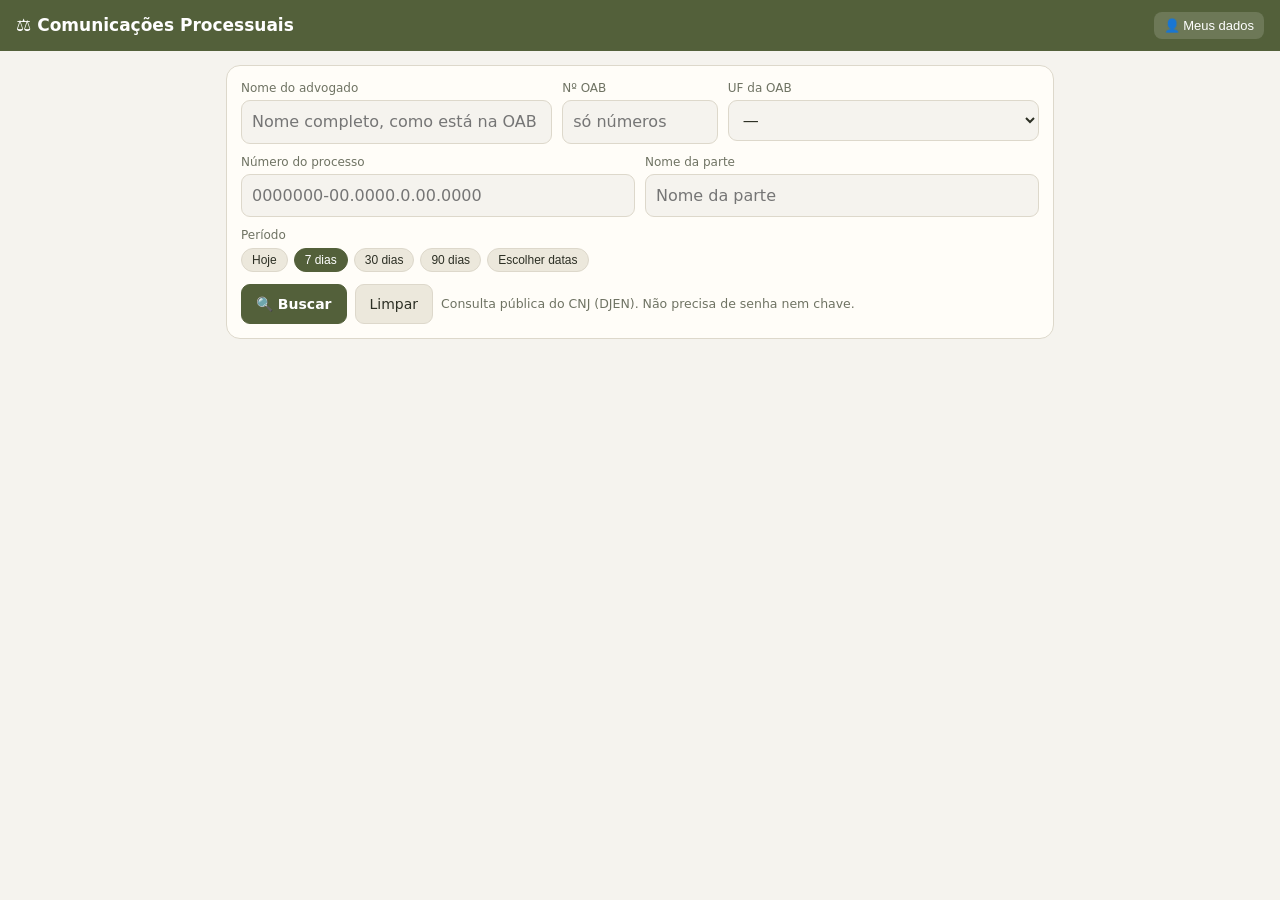
<file: app/ferramentas/comunicacoes.html>
<!DOCTYPE html>
<html lang="pt-BR">
<head>
<meta charset="utf-8">
<meta name="viewport" content="width=device-width, initial-scale=1, viewport-fit=cover">
<meta name="theme-color" content="#53603a">
<title>Comunicações Processuais</title>
<style>
  :root {
    --bg: #f5f3ee; --card: #fffdf8; --line: #ddd8cb; --tx: #2c2f24; --mut: #6f7363;
    --acc: #53603a; --acc2: #66764a; --ok: #2f7d4f; --warn: #a86a12; --bad: #b3261e; --chip: #ece8dc;
  }
  @media (prefers-color-scheme: dark) {
    :root { --bg: #15170f; --card: #1d2016; --line: #343929; --tx: #e8e6dc; --mut: #a3a690; --acc: #9db36d; --acc2: #b4c98a; --chip: #2a2e20; }
  }
  * { box-sizing: border-box; }
  [hidden] { display: none !important; }
  body { margin: 0; background: var(--bg); color: var(--tx); font: 15px/1.45 system-ui, -apple-system, "Segoe UI", Roboto, sans-serif; }
  header { position: sticky; top: 0; z-index: 5; background: var(--acc); color: #fff; padding: 12px 16px; padding-top: max(12px, env(safe-area-inset-top)); display: flex; align-items: center; gap: 10px; }
  header h1 { font-size: 17px; margin: 0; flex: 1; }
  header button { background: rgba(255,255,255,.15); color: #fff; border: 0; border-radius: 8px; padding: 6px 10px; font-size: 13px; cursor: pointer; }
  main { max-width: 860px; margin: 0 auto; padding: 14px 16px 40px; }
  .card { background: var(--card); border: 1px solid var(--line); border-radius: 14px; padding: 14px; margin-bottom: 12px; }
  label { display: block; font-size: 12px; color: var(--mut); margin-bottom: 3px; }
  input, select { width: 100%; font: inherit; font-size: 16px; padding: 9px 10px; border-radius: 9px; border: 1px solid var(--line); background: var(--bg); color: var(--tx); }
  .grid { display: grid; gap: 10px; grid-template-columns: 1fr; }
  @media (min-width: 620px) { .g3 { grid-template-columns: 2fr 1fr 2fr; } .g2 { grid-template-columns: 1fr 1fr; } }
  .row { display: flex; gap: 8px; flex-wrap: wrap; align-items: center; }
  .btn { font: inherit; font-size: 14px; padding: 9px 14px; border-radius: 9px; border: 1px solid var(--line); background: var(--chip); color: var(--tx); cursor: pointer; }
  .btn.primary { background: var(--acc); border-color: var(--acc); color: #fff; font-weight: 600; }
  .btn.sm { padding: 5px 10px; font-size: 13px; }
  .btn:disabled { opacity: .6; cursor: default; }
  .chips { display: flex; gap: 6px; flex-wrap: wrap; }
  .chip { font-size: 12px; padding: 4px 10px; border-radius: 99px; background: var(--chip); border: 1px solid var(--line); cursor: pointer; color: var(--tx); }
  .chip.on { background: var(--acc); color: #fff; border-color: var(--acc); }
  .muted { color: var(--mut); } .small { font-size: 12.5px; }
  .msg { padding: 10px 12px; border-radius: 10px; font-size: 14px; }
  .msg.err { background: #b3261e1a; color: var(--bad); } .msg.ok { background: #2f7d4f1a; color: var(--ok); }
  .item { border: 1px solid var(--line); border-radius: 12px; background: var(--card); margin-bottom: 8px; overflow: hidden; }
  .item.nova { border-left: 4px solid var(--acc); }
  .item.lida { opacity: .72; }
  .it-h { padding: 12px; cursor: pointer; }
  .badges { display: flex; gap: 5px; flex-wrap: wrap; margin-bottom: 4px; }
  .b { font-size: 11px; padding: 2px 8px; border-radius: 99px; background: var(--chip); border: 1px solid var(--line); }
  .b.t { background: var(--acc); color: #fff; border-color: var(--acc); }
  .b.n { background: #a86a12; color: #fff; border-color: #a86a12; }
  .proc { font-family: ui-monospace, Menlo, Consolas, monospace; font-weight: 600; font-size: 14px; word-break: break-all; }
  .meta { font-size: 12.5px; color: var(--mut); display: flex; gap: 12px; flex-wrap: wrap; margin-top: 3px; }
  .it-b { border-top: 1px solid var(--line); padding: 12px; display: none; }
  .item.open .it-b { display: block; }
  .teor { white-space: pre-wrap; word-break: break-word; font-size: 14px; background: var(--bg); border: 1px solid var(--line); border-radius: 10px; padding: 10px; max-height: 60vh; overflow: auto; }
  h3 { font-size: 13px; margin: 10px 0 4px; color: var(--mut); }
  a { color: var(--acc); }
  .top-res { display: flex; justify-content: space-between; align-items: center; gap: 8px; flex-wrap: wrap; margin: 6px 0 10px; }
  details summary { cursor: pointer; }
</style>
</head>
<body>
<header>
  <h1>⚖️ Comunicações Processuais</h1>
  <button id="b-dados" title="Guardar seus dados para não digitar toda vez">👤 Meus dados</button>
</header>
<main>
  <div class="card">
    <div class="grid g3">
      <div><label for="f-nomeAdv">Nome do advogado</label><input id="f-nomeAdv" placeholder="Nome completo, como está na OAB" autocomplete="off"></div>
      <div><label for="f-oab">Nº OAB</label><input id="f-oab" inputmode="numeric" placeholder="só números" autocomplete="off"></div>
      <div><label for="f-uf">UF da OAB</label><select id="f-uf"></select></div>
    </div>
    <div class="grid g2" style="margin-top:10px">
      <div><label for="f-proc">Número do processo</label><input id="f-proc" placeholder="0000000-00.0000.0.00.0000" autocomplete="off"></div>
      <div><label for="f-parte">Nome da parte</label><input id="f-parte" placeholder="Nome da parte" autocomplete="off"></div>
    </div>
    <div style="margin-top:10px"><label>Período</label>
      <div class="chips" id="periodos">
        <button class="chip" data-d="0">Hoje</button><button class="chip on" data-d="7">7 dias</button><button class="chip" data-d="30">30 dias</button><button class="chip" data-d="90">90 dias</button><button class="chip" data-d="-1">Escolher datas</button>
      </div>
      <div class="grid g2" id="datas" style="margin-top:8px" hidden>
        <div><label for="f-ini">De</label><input type="date" id="f-ini"></div>
        <div><label for="f-fim">Até</label><input type="date" id="f-fim"></div>
      </div>
    </div>
    <div class="row" style="margin-top:12px">
      <button class="btn primary" id="b-buscar">🔍 Buscar</button>
      <button class="btn" id="b-limpar">Limpar</button>
      <span class="muted small">Consulta pública do CNJ (DJEN). Não precisa de senha nem chave.</span>
    </div>
  </div>

  <div id="status"></div>
  <div class="top-res" id="top-res" hidden>
    <b id="total"></b>
    <div class="row">
      <input id="f-filtro" placeholder="Filtrar resultado…" style="width:auto;min-width:160px;padding:6px 9px;font-size:14px">
      <button class="btn sm" id="b-txt">⤓ Baixar .txt</button>
      <button class="btn sm" id="b-csv">⤓ Planilha (.csv)</button>
    </div>
  </div>
  <div id="lista"></div>
  <div class="row" style="justify-content:center"><button class="btn" id="b-mais" hidden>Carregar mais</button></div>
</main>

<script>
(function () {
  'use strict';
  const API = 'https://comunicaapi.pje.jus.br/api/v1/comunicacao';
  const UFS = ['', 'AC','AL','AP','AM','BA','CE','DF','ES','GO','MA','MT','MS','MG','PA','PB','PR','PE','PI','RJ','RN','RS','RO','RR','SC','SP','SE','TO'];
  const $ = (s) => document.querySelector(s);
  const esc = (s) => String(s == null ? '' : s).replace(/[&<>"']/g, (c) => ({ '&': '&amp;', '<': '&lt;', '>': '&gt;', '"': '&quot;', "'": '&#39;' }[c]));
  const store = {
    get(k, d) { try { const v = localStorage.getItem('djen:' + k); return v == null ? d : JSON.parse(v); } catch { return d; } },
    set(k, v) { try { localStorage.setItem('djen:' + k, JSON.stringify(v)); } catch {} },
  };

  $('#f-uf').innerHTML = UFS.map((u) => '<option value="' + u + '">' + (u || '—') + '</option>').join('');

  // ── Meus dados (guardados só neste aparelho) ──────────────────────────────
  function carregarDados() {
    const d = store.get('dados', null);
    if (!d) return;
    $('#f-nomeAdv').value = d.nome || ''; $('#f-oab').value = d.oab || ''; $('#f-uf').value = d.uf || '';
  }
  $('#b-dados').onclick = () => {
    const d = { nome: $('#f-nomeAdv').value.trim(), oab: $('#f-oab').value.replace(/\D/g, ''), uf: $('#f-uf').value };
    if (!d.nome && !d.oab) { alert('Preencha seu nome e/ou OAB nos campos e toque em "Meus dados" de novo para guardar.'); return; }
    store.set('dados', d);
    status('✅ Seus dados foram guardados neste aparelho. Da próxima vez já aparecem preenchidos.', 'ok');
  };
  carregarDados();

  // ── Período ───────────────────────────────────────────────────────────────
  let dias = 7;
  const iso = (d) => d.toISOString().slice(0, 10);
  $('#periodos').onclick = (e) => {
    const b = e.target.closest('[data-d]'); if (!b) return;
    document.querySelectorAll('#periodos .chip').forEach((x) => x.classList.toggle('on', x === b));
    dias = +b.dataset.d; $('#datas').hidden = dias !== -1;
  };
  function periodo() {
    if (dias === -1) return { ini: $('#f-ini').value, fim: $('#f-fim').value };
    const fim = new Date(), ini = new Date(); ini.setDate(ini.getDate() - dias);
    return { ini: iso(ini), fim: iso(fim) };
  }

  // ── Texto da comunicação (vem em HTML) ────────────────────────────────────
  function limpar(t) {
    if (!t) return '';
    const div = document.createElement('div');
    let h = String(t).replace(/<(script|style)[^>]*>[\s\S]*?<\/\1>/gi, '')
      .replace(/<br\s*\/?>/gi, '\n').replace(/<\/p>/gi, '\n\n').replace(/<\/(div|tr|li|h\d)>/gi, '\n').replace(/<\/td>/gi, ' | ');
    div.innerHTML = h;
    return (div.textContent || '').replace(/[ \t ]{2,}/g, ' ').replace(/\n[ \t]+/g, '\n').replace(/\n{3,}/g, '\n\n').trim();
  }
  const fData = (d) => { if (!d) return ''; const m = String(d).match(/^(\d{4})-(\d{2})-(\d{2})/); return m ? m[3] + '/' + m[2] + '/' + m[1] : d; };

  function parse(it) {
    return {
      id: it.id, hash: it.hash || '',
      data: it.data_disponibilizacao || it.datadisponibilizacao || it.dataDisponibilizacao || '',
      tribunal: it.siglaTribunal || it.tribunal || '',
      tipo: it.tipoComunicacao || it.tipo || '',
      orgao: it.nomeOrgao || it.orgao || '',
      processo: it.numeroprocessocommascara || it.numero_processo || it.processo || '',
      classe: it.nomeClasse || it.classe || '',
      tipoDoc: it.tipoDocumento || '',
      texto: limpar(it.texto || ''),
      link: it.link || '', meio: it.meiocompleto || it.meio || '', status: it.status || '',
      partes: (it.destinatarios || []).map((d) => ({ nome: d.nome || '', polo: d.polo === 'A' ? 'Ativo' : d.polo === 'P' ? 'Passivo' : (d.polo || '') })),
      advs: (it.destinatarioadvogados || it.advogados || []).map((x) => { const a = x.advogado || x; return { nome: a.nome || '', oab: a.numero_oab || a.oab || '', uf: a.uf_oab || a.uf || '' }; }),
    };
  }

  // ── Busca ─────────────────────────────────────────────────────────────────
  let itens = [], total = 0, pagina = 1, ultimoParams = null;
  const vistos = new Set(store.get('vistos', []));
  const lidas = new Set(store.get('lidas', []));
  const chave = (c) => c.hash || String(c.id);

  function status(t, kind) { $('#status').innerHTML = t ? '<div class="msg ' + (kind || '') + '">' + t + '</div>' : ''; }

  function montarParams(p) {
    const q = new URLSearchParams();
    const oab = $('#f-oab').value.replace(/\D/g, ''), uf = $('#f-uf').value;
    const nomeAdv = $('#f-nomeAdv').value.trim(), parte = $('#f-parte').value.trim(), proc = $('#f-proc').value.replace(/[.\-\s]/g, '');
    if (oab) q.set('numeroOab', oab);
    if (uf && oab) q.set('ufOab', uf);
    if (nomeAdv) q.set('nomeAdvogado', nomeAdv);
    if (parte) q.set('nomeParte', parte);
    if (proc) q.set('numeroProcesso', proc);
    const per = periodo();
    if (per.ini) q.set('dataDisponibilizacaoInicio', per.ini);
    if (per.fim) q.set('dataDisponibilizacaoFim', per.fim);
    q.set('pagina', String(p)); q.set('itensPorPagina', '100');
    return q;
  }

  async function buscar(mais) {
    const tem = $('#f-oab').value.trim() || $('#f-nomeAdv').value.trim() || $('#f-parte').value.trim() || $('#f-proc').value.trim();
    if (!tem) { status('Preencha pelo menos um campo: nome do advogado, OAB, parte ou processo.', 'err'); return; }
    if (!mais) { itens = []; pagina = 1; ultimoParams = montarParams(1); } else { pagina++; ultimoParams.set('pagina', String(pagina)); }
    $('#b-buscar').disabled = true; $('#b-mais').disabled = true;
    status('Consultando o CNJ…');
    try {
      const r = await fetch(API + '?' + ultimoParams.toString(), { headers: { Accept: 'application/json' } });
      if (r.status === 429) throw new Error('O CNJ pediu para esperar um pouco (muitas consultas seguidas). Tente de novo em 1 minuto.');
      if (!r.ok) throw new Error('O CNJ respondeu com erro ' + r.status + '.');
      const d = await r.json();
      const novos = (d.items || []).map(parse);
      total = d.count || (itens.length + novos.length);
      itens = itens.concat(novos);
      status('');
      render();
      // marca como "vistas" para destacar as novas na próxima consulta
      itens.forEach((c) => vistos.add(chave(c)));
      store.set('vistos', [...vistos].slice(-5000));
    } catch (e) {
      if (mais) pagina--;
      const rede = /Failed to fetch|NetworkError|Load failed/i.test(e.message);
      status(rede
        ? '⚠ Não consegui falar com o CNJ. Confira a internet. O CNJ também pode recusar acessos de fora do Brasil (VPN ligada?).'
        : '⚠ ' + esc(e.message), 'err');
    } finally { $('#b-buscar').disabled = false; $('#b-mais').disabled = false; }
  }

  function render() {
    const f = ($('#f-filtro').value || '').toLowerCase();
    const vis = itens.filter((c) => !f || (c.processo + ' ' + c.texto + ' ' + c.orgao + ' ' + c.partes.map((p) => p.nome).join(' ')).toLowerCase().includes(f));
    $('#top-res').hidden = !itens.length && !total;
    $('#total').textContent = total ? total + ' comunicação(ões)' + (itens.length < total ? ' · mostrando ' + itens.length : '') : 'Nenhuma comunicação encontrada no período';
    $('#b-mais').hidden = !(itens.length < total);
    $('#lista').innerHTML = vis.map((c, i) => {
      const k = chave(c), nova = !vistos.has(k), lida = lidas.has(k);
      return '<div class="item' + (nova ? ' nova' : '') + (lida ? ' lida' : '') + '" data-k="' + esc(k) + '">' +
        '<div class="it-h"><div class="badges">' + (nova ? '<span class="b n">NOVA</span>' : '') + (c.tipo ? '<span class="b t">' + esc(c.tipo) + '</span>' : '') + (c.tribunal ? '<span class="b">' + esc(c.tribunal) + '</span>' : '') + ((c.tipoDoc || c.classe) ? '<span class="b">' + esc(c.tipoDoc || c.classe) + '</span>' : '') + (lida ? '<span class="b">✓ lida</span>' : '') + '</div>' +
        '<div class="proc">' + esc(c.processo) + '</div>' +
        '<div class="meta"><span>📅 ' + esc(fData(c.data)) + '</span>' + (c.orgao ? '<span>🏛 ' + esc(c.orgao) + '</span>' : '') + '</div>' +
        (c.partes.length ? '<div class="small muted" style="margin-top:4px">' + esc(c.partes.map((p) => p.nome + (p.polo ? ' (' + p.polo + ')' : '')).join(' · ')) + '</div>' : '') +
        '</div><div class="it-b">' +
        (c.advs.length ? '<h3>Advogados</h3><div class="small">' + c.advs.map((a) => esc(a.nome) + (a.oab ? ' — OAB ' + esc(a.oab) + '/' + esc(a.uf) : '')).join('<br>') + '</div>' : '') +
        (c.meio ? '<h3>Meio</h3><div class="small">' + esc(c.meio) + '</div>' : '') +
        (c.texto ? '<h3>Teor da comunicação</h3><div class="teor">' + esc(c.texto) + '</div>' : '') +
        '<div class="row" style="margin-top:10px">' +
          '<button class="btn sm" data-a="copiar">📋 Copiar teor</button>' +
          '<button class="btn sm" data-a="lida">' + (lida ? '↺ Marcar não lida' : '✓ Marcar como lida') + '</button>' +
          (c.link ? '<a class="btn sm" href="' + esc(c.link) + '" target="_blank" rel="noopener">↗ Ver no tribunal</a>' : '') +
          (c.hash ? '<a class="btn sm" href="https://comunicaapi.pje.jus.br/api/v1/comunicacao/' + encodeURIComponent(c.hash) + '/certidao" target="_blank" rel="noopener">⤓ Certidão (PDF)</a>' : '') +
        '</div></div></div>';
    }).join('') || (itens.length ? '<p class="muted">Nada com esse filtro.</p>' : '');
  }

  $('#lista').addEventListener('click', async (e) => {
    const item = e.target.closest('.item'); if (!item) return;
    const k = item.dataset.k, c = itens.find((x) => chave(x) === k);
    const a = e.target.closest('[data-a]');
    if (!a) { if (e.target.closest('.it-h')) item.classList.toggle('open'); return; }
    if (a.dataset.a === 'copiar' && c) {
      const t = c.processo + '\n' + fData(c.data) + ' — ' + c.orgao + '\n\n' + c.texto;
      try { await navigator.clipboard.writeText(t); a.textContent = '✓ Copiado'; } catch { prompt('Copie o texto:', t); }
    }
    if (a.dataset.a === 'lida') { lidas.has(k) ? lidas.delete(k) : lidas.add(k); store.set('lidas', [...lidas].slice(-5000)); const open = item.classList.contains('open'); render(); if (open) { const n = document.querySelector('.item[data-k="' + CSS.escape(k) + '"]'); if (n) n.classList.add('open'); } }
  });

  // ── Baixar ────────────────────────────────────────────────────────────────
  function baixar(nome, texto, tipo) {
    const a = document.createElement('a');
    a.href = URL.createObjectURL(new Blob([texto], { type: tipo + ';charset=utf-8' }));
    a.download = nome; document.body.appendChild(a); a.click(); a.remove();
    setTimeout(() => URL.revokeObjectURL(a.href), 2000);
  }
  $('#b-txt').onclick = () => baixar('comunicacoes-' + iso(new Date()) + '.txt', itens.map((c) => '═'.repeat(40) + '\n' + c.processo + ' · ' + fData(c.data) + ' · ' + c.tribunal + '\n' + c.orgao + '\nPartes: ' + c.partes.map((p) => p.nome + ' (' + p.polo + ')').join('; ') + '\n\n' + c.texto + '\n').join('\n'), 'text/plain');
  $('#b-csv').onclick = () => {
    const q = (v) => '"' + String(v || '').replace(/"/g, '""') + '"';
    const linhas = [['Data', 'Tribunal', 'Tipo', 'Processo', 'Órgão', 'Partes', 'Link'].map(q).join(';')]
      .concat(itens.map((c) => [fData(c.data), c.tribunal, c.tipo, c.processo, c.orgao, c.partes.map((p) => p.nome).join(' / '), c.link].map(q).join(';')));
    baixar('comunicacoes-' + iso(new Date()) + '.csv', '﻿' + linhas.join('\r\n'), 'text/csv');
  };

  $('#b-buscar').onclick = () => buscar(false);
  $('#b-mais').onclick = () => buscar(true);
  $('#f-filtro').oninput = render;
  $('#b-limpar').onclick = () => { ['#f-proc', '#f-parte'].forEach((s) => ($(s).value = '')); itens = []; total = 0; status(''); render(); $('#top-res').hidden = true; };
  document.querySelectorAll('main input').forEach((i) => i.addEventListener('keydown', (e) => { if (e.key === 'Enter' && i.id !== 'f-filtro') buscar(false); }));
})();
</script>
</body>
</html>
</file>
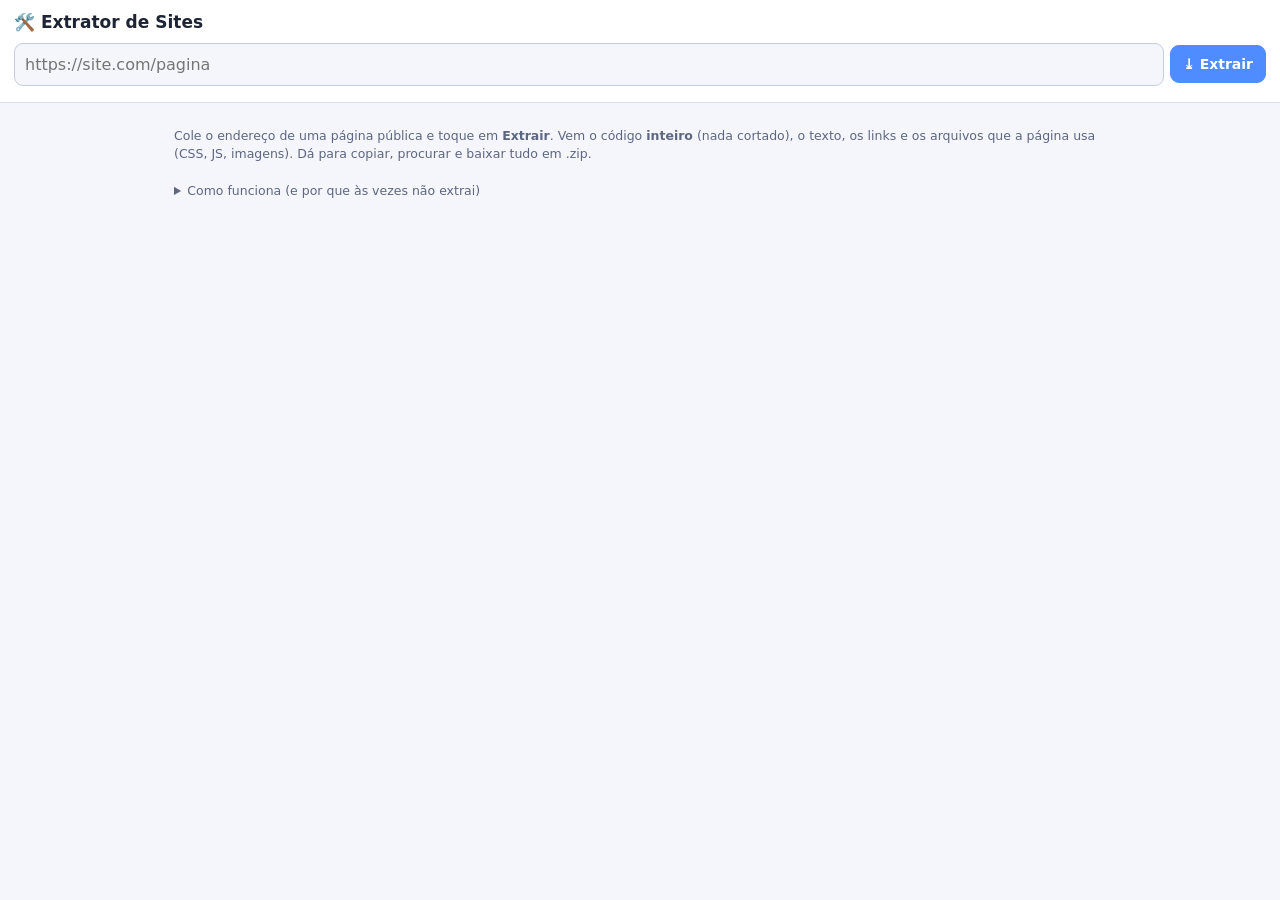
<file: app/ferramentas/extrator.html>
<!DOCTYPE html>
<html lang="pt-BR">
<head>
<meta charset="utf-8">
<meta name="viewport" content="width=device-width, initial-scale=1, viewport-fit=cover">
<meta name="theme-color" content="#1b2337">
<title>Extrator de Sites</title>
<style>
  :root { --bg:#0f1420; --bg2:#151b2b; --bg3:#1b2337; --line:#263048; --line2:#34405e; --tx:#d8deea; --mut:#8592ab; --acc:#4f8cff; --ok:#38c793; --bad:#ff6b78; --mono:ui-monospace,"Cascadia Code",Consolas,Menlo,monospace; }
  @media (prefers-color-scheme: light) { :root { --bg:#f4f6fb; --bg2:#fff; --bg3:#eef1f8; --line:#d9deea; --line2:#c5ccdc; --tx:#1d2433; --mut:#5d6780; } }
  * { box-sizing: border-box; } [hidden] { display: none !important; }
  body { margin: 0; background: var(--bg); color: var(--tx); font: 15px/1.45 system-ui,-apple-system,"Segoe UI",Roboto,sans-serif; }
  header { position: sticky; top: 0; z-index: 5; background: var(--bg2); border-bottom: 1px solid var(--line); padding: 10px 14px; padding-top: max(10px, env(safe-area-inset-top)); }
  h1 { font-size: 17px; margin: 0 0 8px; }
  main { max-width: 960px; margin: 0 auto; padding: 12px 14px 60px; }
  .row { display: flex; gap: 6px; flex-wrap: wrap; align-items: center; }
  .inp { font: inherit; font-size: 16px; padding: 9px 10px; border-radius: 9px; border: 1px solid var(--line2); background: var(--bg); color: var(--tx); }
  .btn { font: inherit; font-size: 14px; padding: 8px 12px; border-radius: 9px; border: 1px solid var(--line2); background: var(--bg3); color: var(--tx); cursor: pointer; white-space: nowrap; }
  .btn.p { background: var(--acc); border-color: var(--acc); color: #fff; font-weight: 600; }
  .btn.s { padding: 4px 9px; font-size: 13px; }
  .btn:disabled { opacity: .55; }
  .muted { color: var(--mut); } .small { font-size: 12.5px; }
  .msg { padding: 9px 12px; border-radius: 9px; font-size: 14px; margin: 8px 0; white-space: pre-wrap; }
  .msg.err { background: #ff6b781f; color: var(--bad); } .msg.ok { background: #38c7931f; color: var(--ok); }
  .tabs { display: flex; gap: 4px; flex-wrap: wrap; margin: 10px 0 6px; }
  .tab { font: inherit; font-size: 13px; padding: 6px 11px; border-radius: 99px; border: 1px solid var(--line2); background: var(--bg3); color: var(--tx); cursor: pointer; }
  .tab.on { background: var(--acc); border-color: var(--acc); color: #fff; }
  pre { margin: 0; white-space: pre-wrap; word-break: break-word; font: 12.5px/1.5 var(--mono); background: var(--bg2); border: 1px solid var(--line); border-radius: 10px; padding: 10px; max-height: 75vh; overflow: auto; }
  .lst div { display: flex; gap: 6px; align-items: center; padding: 6px 8px; border-bottom: 1px solid var(--line); font-size: 13px; }
  .lst div span { flex: 1; min-width: 0; word-break: break-all; font-family: var(--mono); }
  .lst a { color: #8fb8ff; }
  mark { background: #f2b84b66; color: inherit; }
  .hist { display: flex; gap: 4px; flex-wrap: wrap; margin-top: 6px; }
  .hist button { font-size: 11.5px; padding: 3px 8px; border-radius: 99px; border: 1px solid var(--line2); background: var(--bg3); color: var(--mut); cursor: pointer; max-width: 220px; overflow: hidden; text-overflow: ellipsis; white-space: nowrap; }
</style>
</head>
<body>
<header>
  <h1>🛠️ Extrator de Sites</h1>
  <div class="row">
    <input class="inp" id="url" type="url" placeholder="https://site.com/pagina" style="flex:1;min-width:180px" autocomplete="off" autocapitalize="off">
    <button class="btn p" id="go">⤓ Extrair</button>
  </div>
  <div class="hist" id="hist"></div>
</header>
<main>
  <p class="muted small" id="ajuda">Cole o endereço de uma página pública e toque em <b>Extrair</b>. Vem o código <b>inteiro</b> (nada cortado), o texto, os links e os arquivos que a página usa (CSS, JS, imagens). Dá para copiar, procurar e baixar tudo em .zip.</p>
  <div id="status"></div>
  <div id="res" hidden>
    <div class="row small muted" id="info"></div>
    <div class="tabs" id="tabs">
      <button class="tab on" data-t="codigo">📄 Código</button>
      <button class="tab" data-t="texto">📝 Texto</button>
      <button class="tab" data-t="links">🔗 Links</button>
      <button class="tab" data-t="rec">🧩 Arquivos da página</button>
    </div>
    <div class="row" style="margin-bottom:6px">
      <input class="inp" id="q" placeholder="🔍 Procurar…" style="flex:1;min-width:140px;padding:6px 9px;font-size:14px">
      <button class="btn s" id="copiar">📋 Copiar esta aba</button>
      <button class="btn s" id="baixar">⤓ Baixar esta aba</button>
      <button class="btn s" id="zip">📦 Baixar tudo (.zip)</button>
    </div>
    <div id="view"></div>
  </div>
  <details style="margin-top:18px"><summary class="small muted">Como funciona (e por que às vezes não extrai)</summary>
    <div class="small muted" style="margin-top:6px">
      <p>O navegador, por segurança, não deixa uma página ler outro site (é a trava chamada <b>CORS</b>). Por isso o extrator tenta em <b>cascata</b>:</p>
      <ol>
        <li><b>Direto</b>: funciona com sites que liberam (vários do governo liberam).</li>
        <li>Passando por <b>"pontes" públicas gratuitas</b> que buscam a página por você, uma depois da outra até alguma dar certo.</li>
        <li>Por último, um leitor que devolve só o <b>texto</b> da página.</li>
      </ol>
      <p>No APK, a trava do CORS não existe do mesmo jeito; por isso alguns extratores funcionam no APK e não no navegador.</p>
      <p>⚠ Use só com páginas <b>públicas</b>: as pontes são de terceiros e veem o que passa por elas. Páginas com login, senha ou dados de clientes não devem passar por aqui. Sites com proteção forte (Cloudflare, Netlify com bloqueio) podem recusar todas as pontes. Copiar o código de um sistema pago pode ir contra os termos de uso dele: use para estudar e se inspirar.</p>
    </div>
  </details>
</main>
<script>
(function () {
  'use strict';
  const $ = (s) => document.querySelector(s);
  const esc = (s) => String(s == null ? '' : s).replace(/[&<>"']/g, (c) => ({ '&': '&amp;', '<': '&lt;', '>': '&gt;', '"': '&quot;', "'": '&#39;' }[c]));
  // Rotas em cascata: a primeira que responder com conteúdo vence.
  const ROTAS = [
    { nome: 'direto', url: (u) => u },
    { nome: 'ponte allorigins', url: (u) => 'https://api.allorigins.win/raw?url=' + encodeURIComponent(u) },
    { nome: 'ponte allorigins (json)', url: (u) => 'https://api.allorigins.win/get?url=' + encodeURIComponent(u), json: 'contents' },
    { nome: 'ponte corsproxy', url: (u) => 'https://corsproxy.io/?url=' + encodeURIComponent(u) },
    { nome: 'ponte codetabs', url: (u) => 'https://api.codetabs.com/v1/proxy/?quest=' + encodeURIComponent(u) },
    { nome: 'ponte cors.lol', url: (u) => 'https://api.cors.lol/?url=' + encodeURIComponent(u) },
  ];
  const LEITOR = (u) => 'https://r.jina.ai/' + u;

  let atual = null, aba = 'codigo';
  const hist = (() => { try { return JSON.parse(localStorage.getItem('extrator:hist') || '[]'); } catch { return []; } })();
  function salvarHist(u) { const i = hist.indexOf(u); if (i >= 0) hist.splice(i, 1); hist.unshift(u); hist.length = Math.min(hist.length, 12); try { localStorage.setItem('extrator:hist', JSON.stringify(hist)); } catch {} renderHist(); }
  function renderHist() { $('#hist').innerHTML = hist.map((u) => '<button data-u="' + esc(u) + '" title="' + esc(u) + '">' + esc(u.replace(/^https?:\/\//, '')) + '</button>').join(''); }
  $('#hist').onclick = (e) => { const b = e.target.closest('[data-u]'); if (b) { $('#url').value = b.dataset.u; extrair(); } };
  renderHist();

  function status(t, k) { $('#status').innerHTML = t ? '<div class="msg ' + (k || '') + '">' + t + '</div>' : ''; }

  async function buscar(u, binario, tempo) {
    const erros = [];
    for (const r of ROTAS) {
      try {
        const ctl = new AbortController(); const tm = setTimeout(() => ctl.abort(), tempo || 20000);
        const res = await fetch(r.url(u), { signal: ctl.signal, redirect: 'follow' });
        clearTimeout(tm);
        if (!res.ok) { erros.push(r.nome + ': erro ' + res.status); continue; }
        if (binario && r.json) continue;
        if (binario) { const b = new Uint8Array(await res.arrayBuffer()); if (b.length) return { rota: r.nome, bytes: b, tipo: res.headers.get('content-type') || '' }; erros.push(r.nome + ': vazio'); continue; }
        let t = await res.text();
        if (r.json) { try { t = JSON.parse(t)[r.json] || ''; } catch { t = ''; } }
        if (t && t.trim()) return { rota: r.nome, texto: t, tipo: res.headers.get('content-type') || '' };
        erros.push(r.nome + ': vazio');
      } catch (e) { erros.push(r.nome + ': ' + (e.name === 'AbortError' ? 'demorou demais' : 'bloqueado')); }
    }
    const err = new Error(erros.join('\n')); err.lista = erros; throw err;
  }

  function absoluto(base, href) { try { return new URL(href, base).href; } catch { return null; } }
  function analisar(html, base) {
    const doc = new DOMParser().parseFromString(html, 'text/html');
    const links = new Map(), rec = new Map();
    doc.querySelectorAll('a[href]').forEach((a) => { const u = absoluto(base, a.getAttribute('href')); if (u && /^https?:/.test(u)) links.set(u, (a.textContent || '').trim().replace(/\s+/g, ' ')); });
    const addRec = (u, tipo) => { u = absoluto(base, u); if (u && /^https?:/.test(u) && !rec.has(u)) rec.set(u, tipo); };
    doc.querySelectorAll('link[rel~="stylesheet"][href]').forEach((l) => addRec(l.getAttribute('href'), 'css'));
    doc.querySelectorAll('script[src]').forEach((s) => addRec(s.getAttribute('src'), 'js'));
    doc.querySelectorAll('link[rel~="manifest"][href]').forEach((l) => addRec(l.getAttribute('href'), 'manifest'));
    doc.querySelectorAll('link[rel~="icon"][href], link[rel~="apple-touch-icon"][href]').forEach((l) => addRec(l.getAttribute('href'), 'ícone'));
    doc.querySelectorAll('img[src]').forEach((i) => addRec(i.getAttribute('src'), 'imagem'));
    doc.querySelectorAll('source[src], video[src], audio[src]').forEach((i) => addRec(i.getAttribute('src'), 'mídia'));
    const sw = html.match(/serviceWorker\.register\(\s*['"`]([^'"`]+)['"`]/); if (sw) addRec(sw[1], 'service worker');
    doc.querySelectorAll('script, style, noscript, template').forEach((n) => n.remove());
    doc.querySelectorAll('br').forEach((n) => n.replaceWith('\n'));
    doc.querySelectorAll('p,div,h1,h2,h3,h4,h5,h6,li,tr,section,article,header,footer,nav,main,aside,blockquote,pre,table,ul,ol,dt,dd,figcaption').forEach((n) => { n.append('\n'); });
    doc.querySelectorAll('td,th').forEach((n) => n.append(' | '));
    const texto = (doc.body ? doc.body.textContent : doc.documentElement.textContent || '').replace(/[ \t]+\n/g, '\n').replace(/\n[ \t]+/g, '\n').replace(/\n{3,}/g, '\n\n').trim();
    const titulo = (new DOMParser().parseFromString(html, 'text/html').title || '').trim();
    return { links: [...links].map(([u, t]) => ({ u, t })), rec: [...rec].map(([u, tipo]) => ({ u, tipo })), texto, titulo };
  }

  async function extrair() {
    let u = $('#url').value.trim();
    if (!u) return status('Cole um endereço primeiro.', 'err');
    if (!/^https?:\/\//i.test(u)) u = 'https://' + u;
    $('#url').value = u; $('#go').disabled = true; $('#res').hidden = true;
    status('Buscando… (tento direto e depois pelas pontes, uma por uma)');
    try {
      const r = await buscar(u);
      const a = analisar(r.texto, u);
      atual = { url: u, html: r.texto, rota: r.rota, ...a };
      salvarHist(u);
      status('✅ Extraído pela rota: <b>' + esc(r.rota) + '</b>', 'ok');
      mostrar();
    } catch (e) {
      // Último recurso: só o texto da página
      try {
        const res = await fetch(LEITOR(u));
        if (!res.ok) throw new Error('leitor: erro ' + res.status);
        const t = await res.text();
        atual = { url: u, html: '', rota: 'leitor de texto', links: [], rec: [], texto: t, titulo: '' };
        salvarHist(u);
        status('⚠ O código não veio (o site bloqueia), mas consegui o <b>texto</b> da página pelo leitor.', 'ok');
        aba = 'texto'; mostrar();
      } catch (e2) {
        status('❌ Não consegui extrair. Tentativas:\n' + esc((e.lista || [e.message]).concat(['leitor de texto: ' + e2.message]).join('\n')) + '\n\nO site pode ter proteção forte, exigir login, ou estar fora do ar.', 'err');
      }
    } finally { $('#go').disabled = false; }
  }

  function realce(t, q) {
    if (!q) return esc(t);
    const lo = t.toLowerCase(), ql = q.toLowerCase(); let o = '', i = 0, j;
    while ((j = lo.indexOf(ql, i)) >= 0) { o += esc(t.slice(i, j)) + '<mark>' + esc(t.slice(j, j + q.length)) + '</mark>'; i = j + q.length; }
    return o + esc(t.slice(i));
  }
  function conteudoAba() {
    if (!atual) return '';
    if (aba === 'codigo') return atual.html;
    if (aba === 'texto') return atual.texto;
    if (aba === 'links') return atual.links.map((l) => l.u + (l.t ? '  — ' + l.t : '')).join('\n');
    return atual.rec.map((r) => '[' + r.tipo + '] ' + r.u).join('\n');
  }
  function mostrar() {
    $('#res').hidden = false;
    document.querySelectorAll('.tab').forEach((t) => t.classList.toggle('on', t.dataset.t === aba));
    const q = $('#q').value.trim();
    $('#info').innerHTML = (atual.titulo ? '<b>' + esc(atual.titulo) + '</b> · ' : '') + (atual.html ? (atual.html.length / 1024).toFixed(1).replace('.', ',') + ' KB de código · ' + atual.html.split('\n').length.toLocaleString('pt-BR') + ' linhas · ' : '') + atual.links.length + ' links · ' + atual.rec.length + ' arquivos';
    if (aba === 'codigo' || aba === 'texto') {
      const t = conteudoAba();
      $('#view').innerHTML = t ? '<pre>' + realce(t, q) + '</pre>' : '<p class="muted">Nada nesta aba.</p>';
      return;
    }
    const lista = aba === 'links' ? atual.links.map((l) => ({ u: l.u, d: l.t })) : atual.rec.map((r) => ({ u: r.u, d: r.tipo }));
    const vis = lista.filter((x) => !q || (x.u + ' ' + x.d).toLowerCase().includes(q.toLowerCase()));
    $('#view').innerHTML = vis.length ? '<div class="lst">' + vis.map((x) => '<div><span>' + realce(x.u, q) + (x.d ? '<br><small class="muted">' + realce(x.d, q) + '</small>' : '') + '</span>' +
      (aba === 'links' ? '<button class="btn s" data-ext="' + esc(x.u) + '">⤓ Extrair</button>' : '<button class="btn s" data-ver="' + esc(x.u) + '">👁 Ver</button>') + '<a class="btn s" href="' + esc(x.u) + '" target="_blank" rel="noopener">↗</a></div>').join('') + '</div>' : '<p class="muted">Nada aqui.</p>';
  }
  $('#tabs').onclick = (e) => { const t = e.target.closest('[data-t]'); if (t) { aba = t.dataset.t; mostrar(); } };
  $('#q').oninput = mostrar;
  $('#view').addEventListener('click', async (e) => {
    const x = e.target.closest('[data-ext]'); if (x) { $('#url').value = x.dataset.ext; window.scrollTo(0, 0); extrair(); return; }
    const v = e.target.closest('[data-ver]');
    if (v) {
      v.disabled = true; v.textContent = '…';
      try {
        const r = await buscar(v.dataset.ver);
        const box = document.createElement('pre'); box.style.marginTop = '6px'; box.textContent = r.texto;
        v.closest('div').after(box); v.textContent = '✓';
      } catch { v.textContent = '✗'; }
    }
  });
  $('#go').onclick = extrair;
  $('#url').addEventListener('keydown', (e) => { if (e.key === 'Enter') extrair(); });

  async function copiar(t) {
    try { await navigator.clipboard.writeText(t); status('📋 Copiado (' + t.length.toLocaleString('pt-BR') + ' caracteres)', 'ok'); }
    catch { const ta = document.createElement('textarea'); ta.value = t; document.body.appendChild(ta); ta.select(); document.execCommand('copy'); ta.remove(); status('📋 Copiado', 'ok'); }
  }
  function baixar(nome, blob) { const a = document.createElement('a'); a.href = URL.createObjectURL(blob); a.download = nome; document.body.appendChild(a); a.click(); a.remove(); setTimeout(() => URL.revokeObjectURL(a.href), 3000); }
  const nomeBase = () => { try { const u = new URL(atual.url); return (u.hostname + u.pathname).replace(/[^\w.-]+/g, '-').replace(/-+$/, '') || 'pagina'; } catch { return 'pagina'; } };
  $('#copiar').onclick = () => copiar(conteudoAba());
  $('#baixar').onclick = () => baixar(nomeBase() + (aba === 'codigo' ? '.html' : '-' + aba + '.txt'), new Blob([conteudoAba()], { type: 'text/plain;charset=utf-8' }));

  // ── .zip com a página e os arquivos dela ──────────────────────────────────
  const CRC = (() => { const t = new Uint32Array(256); for (let n = 0; n < 256; n++) { let c = n; for (let k = 0; k < 8; k++) c = c & 1 ? 0xedb88320 ^ (c >>> 1) : c >>> 1; t[n] = c >>> 0; } return t; })();
  const crc32 = (u8) => { let c = 0xffffffff; for (let i = 0; i < u8.length; i++) c = CRC[(c ^ u8[i]) & 0xff] ^ (c >>> 8); return (c ^ 0xffffffff) >>> 0; };
  function zip(files) {
    const enc = new TextEncoder(), parts = [], cen = []; let off = 0;
    for (const f of files) {
      const nm = enc.encode(f.name), d = f.data, crc = crc32(d);
      const h = new DataView(new ArrayBuffer(30)); h.setUint32(0, 0x04034b50, true); h.setUint16(4, 20, true); h.setUint16(6, 0x800, true); h.setUint32(14, crc, true); h.setUint32(18, d.length, true); h.setUint32(22, d.length, true); h.setUint16(26, nm.length, true);
      parts.push(new Uint8Array(h.buffer), nm, d);
      const c = new DataView(new ArrayBuffer(46)); c.setUint32(0, 0x02014b50, true); c.setUint16(4, 20, true); c.setUint16(6, 20, true); c.setUint16(8, 0x800, true); c.setUint32(16, crc, true); c.setUint32(20, d.length, true); c.setUint32(24, d.length, true); c.setUint16(28, nm.length, true); c.setUint32(42, off, true);
      cen.push(new Uint8Array(c.buffer), nm); off += 30 + nm.length + d.length;
    }
    const cs = cen.reduce((a, b) => a + b.length, 0), e = new DataView(new ArrayBuffer(22));
    e.setUint32(0, 0x06054b50, true); e.setUint16(8, files.length, true); e.setUint16(10, files.length, true); e.setUint32(12, cs, true); e.setUint32(16, off, true);
    return new Blob(parts.concat(cen, [new Uint8Array(e.buffer)]), { type: 'application/zip' });
  }
  $('#zip').onclick = async () => {
    if (!atual) return;
    const enc = new TextEncoder(), files = [], usados = new Set(), falhas = [];
    const caminho = (u) => { try { const x = new URL(u); let p = (x.hostname === new URL(atual.url).hostname ? '' : x.hostname + '/') + x.pathname.replace(/^\/+/, ''); if (!p || p.endsWith('/')) p += 'index'; p = p.replace(/[?*:|"<>]/g, '_'); let q = p, i = 2; while (usados.has(q)) q = p.replace(/(\.[^./]+)?$/, '-' + i++ + '$1'); usados.add(q); return 'arquivos/' + q; } catch { return 'arquivos/item-' + usados.size; } };
    if (atual.html) files.push({ name: 'pagina.html', data: enc.encode(atual.html) });
    files.push({ name: 'texto.txt', data: enc.encode(atual.texto || '') });
    files.push({ name: 'links.txt', data: enc.encode(atual.links.map((l) => l.u + (l.t ? '  — ' + l.t : '')).join('\n')) });
    let n = 0;
    for (const r of atual.rec) {
      n++; status('📦 Baixando arquivos da página: ' + n + ' de ' + atual.rec.length + '…');
      try { const b = await buscar(r.u, true, 15000); files.push({ name: caminho(r.u), data: b.bytes }); }
      catch { falhas.push(r.u); }
    }
    files.push({ name: 'LEIA-ME.txt', data: enc.encode('Extraído de: ' + atual.url + '\nEm: ' + new Date().toLocaleString('pt-BR') + '\nRota: ' + atual.rota + '\n\npagina.html = código da página\ntexto.txt = só o texto\nlinks.txt = todos os links\narquivos/ = CSS, JS, imagens que a página usa\n' + (falhas.length ? '\nNão consegui baixar (' + falhas.length + '):\n' + falhas.join('\n') + '\n' : '')) });
    const blob = zip(files);
    baixar(nomeBase() + '.zip', blob);
    status('📦 Pronto: ' + files.length + ' arquivo(s) no .zip' + (falhas.length ? ' · ' + falhas.length + ' não vieram (veja LEIA-ME.txt)' : ''), 'ok');
  };
})();
</script>
</body>
</html>
</file>
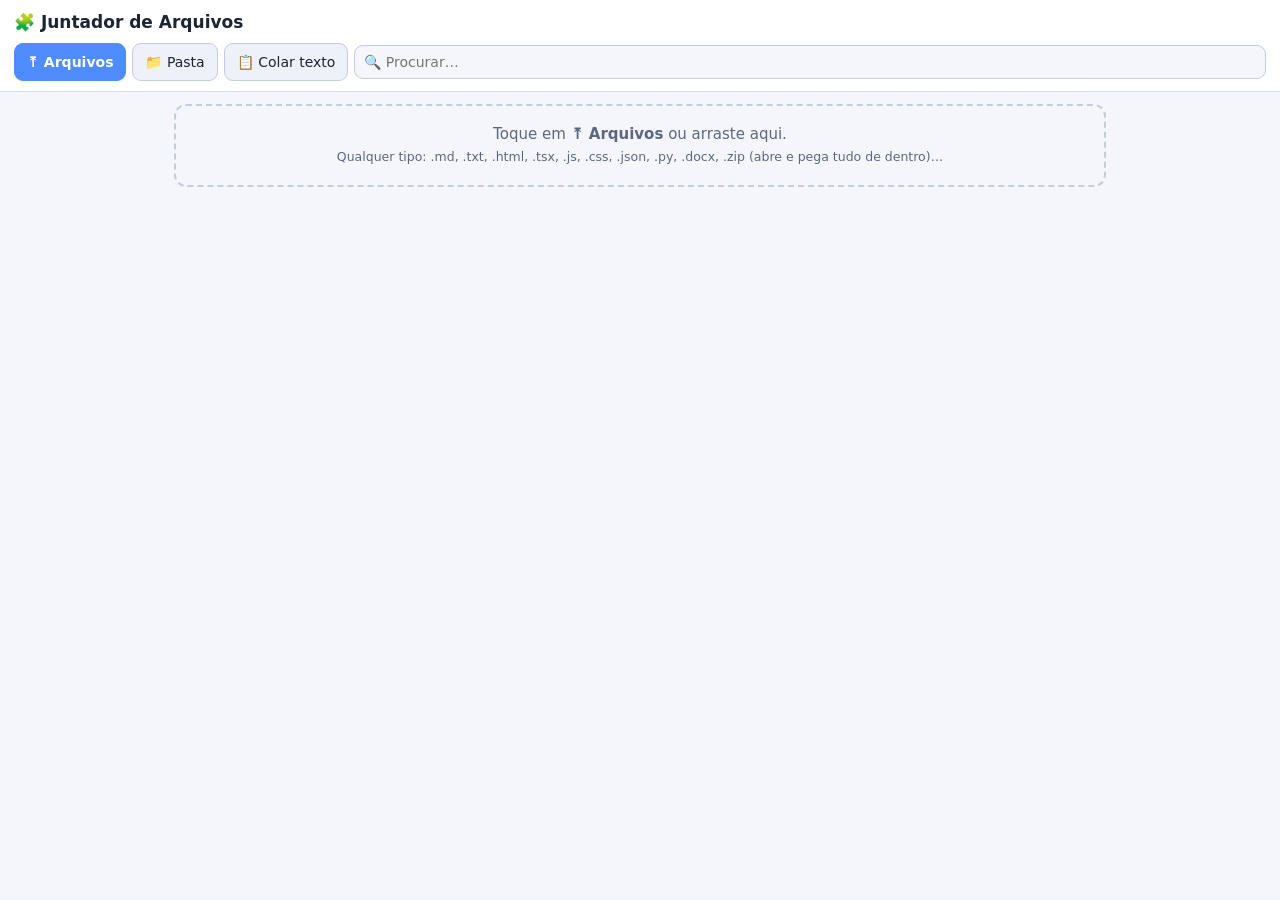
<file: app/ferramentas/juntador.html>
<!DOCTYPE html>
<html lang="pt-BR">
<head>
<meta charset="utf-8">
<meta name="viewport" content="width=device-width, initial-scale=1, viewport-fit=cover">
<meta name="theme-color" content="#1b2337">
<title>Juntador de Arquivos</title>
<style>
  :root { --bg:#0f1420; --bg2:#151b2b; --bg3:#1b2337; --line:#263048; --line2:#34405e; --tx:#d8deea; --mut:#8592ab; --acc:#4f8cff; --ok:#38c793; --warn:#f2b84b; --bad:#ff6b78; --mono:ui-monospace,"Cascadia Code","JetBrains Mono",Consolas,Menlo,monospace; }
  @media (prefers-color-scheme: light) { :root { --bg:#f4f6fb; --bg2:#ffffff; --bg3:#eef1f8; --line:#d9deea; --line2:#c5ccdc; --tx:#1d2433; --mut:#5d6780; } }
  * { box-sizing: border-box; }
  [hidden] { display: none !important; }
  body { margin: 0; background: var(--bg); color: var(--tx); font: 15px/1.45 system-ui,-apple-system,"Segoe UI",Roboto,sans-serif; }
  header { position: sticky; top: 0; z-index: 10; background: var(--bg2); border-bottom: 1px solid var(--line); padding: 10px 14px; padding-top: max(10px, env(safe-area-inset-top)); }
  header h1 { margin: 0 0 8px; font-size: 17px; }
  main { max-width: 960px; margin: 0 auto; padding: 12px 14px 120px; }
  .row { display: flex; gap: 6px; flex-wrap: wrap; align-items: center; }
  .btn { font: inherit; font-size: 14px; padding: 8px 12px; border-radius: 9px; border: 1px solid var(--line2); background: var(--bg3); color: var(--tx); cursor: pointer; white-space: nowrap; }
  .btn:hover { border-color: var(--acc); }
  .btn.p { background: var(--acc); border-color: var(--acc); color: #fff; font-weight: 600; }
  .btn.s { padding: 4px 9px; font-size: 13px; border-radius: 7px; }
  .btn.d { color: var(--bad); }
  .inp { font: inherit; font-size: 16px; padding: 8px 10px; border-radius: 9px; border: 1px solid var(--line2); background: var(--bg); color: var(--tx); }
  textarea.inp { width: 100%; font-family: var(--mono); font-size: 13px; }
  .muted { color: var(--mut); } .small { font-size: 12.5px; }
  .card { background: var(--bg2); border: 1px solid var(--line); border-radius: 12px; padding: 12px; margin-bottom: 10px; }
  .drop { border: 2px dashed var(--line2); border-radius: 12px; padding: 18px; text-align: center; color: var(--mut); margin-bottom: 10px; }
  .drop.on { border-color: var(--acc); color: var(--tx); }
  .it { background: var(--bg2); border: 1px solid var(--line); border-radius: 10px; margin-bottom: 6px; }
  .it.off { opacity: .5; }
  .it-h { display: flex; align-items: center; gap: 6px; padding: 7px 8px; }
  .it-h input[type=checkbox] { width: 18px; height: 18px; flex-shrink: 0; }
  .nm { flex: 1; min-width: 0; cursor: pointer; }
  .nm b { display: block; font-family: var(--mono); font-size: 13px; word-break: break-all; }
  .nm small { color: var(--mut); font-size: 11.5px; }
  .tag { font-size: 10.5px; padding: 1px 6px; border-radius: 99px; background: var(--bg3); border: 1px solid var(--line2); margin-right: 4px; }
  .mv { display: flex; gap: 3px; flex-shrink: 0; }
  .body { border-top: 1px solid var(--line); padding: 8px; }
  pre.code { margin: 0; white-space: pre-wrap; word-break: break-word; font: 12.5px/1.5 var(--mono); background: var(--bg); border: 1px solid var(--line); border-radius: 8px; padding: 10px; max-height: 70vh; overflow: auto; }
  mark { background: #f2b84b66; color: inherit; border-radius: 2px; }
  .bar { position: fixed; left: 0; right: 0; bottom: 0; background: var(--bg2); border-top: 1px solid var(--line); padding: 8px 14px; padding-bottom: max(8px, env(safe-area-inset-bottom)); z-index: 10; }
  .bar .row { max-width: 960px; margin: 0 auto; }
  .toast { position: fixed; left: 50%; bottom: 80px; transform: translateX(-50%); background: #111827; color: #fff; padding: 9px 14px; border-radius: 10px; font-size: 14px; z-index: 50; max-width: 90vw; text-align: center; }
  .modal { position: fixed; inset: 0; background: rgba(0,0,0,.55); z-index: 40; display: flex; align-items: center; justify-content: center; padding: 14px; }
  .modal > div { background: var(--bg2); border: 1px solid var(--line2); border-radius: 14px; padding: 14px; width: 100%; max-width: 720px; max-height: 90vh; overflow: auto; }
  .opts label { display: flex; gap: 8px; align-items: flex-start; margin: 6px 0; font-size: 14px; }
  .opts input[type=radio], .opts input[type=checkbox] { margin-top: 3px; width: 17px; height: 17px; flex-shrink: 0; }
  details > summary { cursor: pointer; }
</style>
</head>
<body>
<header>
  <h1>🧩 Juntador de Arquivos</h1>
  <div class="row">
    <button class="btn p" id="b-add">⤒ Arquivos</button>
    <button class="btn" id="b-dir">📁 Pasta</button>
    <button class="btn" id="b-paste">📋 Colar texto</button>
    <input class="inp" id="q" placeholder="🔍 Procurar…" style="flex:1;min-width:120px;padding:6px 9px;font-size:14px">
  </div>
  <input type="file" id="f-files" multiple hidden>
  <input type="file" id="f-dir" webkitdirectory multiple hidden>
</header>
<main>
  <div class="drop" id="drop">Toque em <b>⤒ Arquivos</b> ou arraste aqui.<br><span class="small">Qualquer tipo: .md, .txt, .html, .tsx, .js, .css, .json, .py, .docx, .zip (abre e pega tudo de dentro)…</span></div>
  <div class="row small muted" id="resumo" style="margin-bottom:8px"></div>
  <div class="row" id="ordem" hidden style="margin-bottom:8px">
    <span class="small muted">Ordenar:</span>
    <button class="btn s" data-o="nome">Nome A→Z</button>
    <button class="btn s" data-o="tipo">Tipo</button>
    <button class="btn s" data-o="pasta">Pasta</button>
    <button class="btn s" data-o="tam">Tamanho</button>
    <button class="btn s" data-o="inv">Inverter</button>
    <button class="btn s" id="b-todos">☑ Todos</button>
    <button class="btn s" id="b-nenhum">☐ Nenhum</button>
    <button class="btn s d" id="b-limpar">🗑 Limpar tudo</button>
  </div>
  <div id="lista"></div>
</main>
<div class="bar" id="bar" hidden>
  <div class="row">
    <span class="small muted" id="sel"></span>
    <span style="flex:1"></span>
    <button class="btn" id="b-copiar">📋 Copiar tudo</button>
    <button class="btn p" id="b-gerar">⤓ Gerar arquivo único</button>
  </div>
</div>

<script>
(function () {
  'use strict';
  const $ = (s, r) => (r || document).querySelector(s);
  const esc = (s) => String(s == null ? '' : s).replace(/[&<>"']/g, (c) => ({ '&': '&amp;', '<': '&lt;', '>': '&gt;', '"': '&quot;', "'": '&#39;' }[c]));
  let items = [];        // { id, path, text|null, b64|null, size, on, open }
  let q = '';
  const uid = () => Date.now().toString(36) + Math.random().toString(36).slice(2, 7);
  function toast(t, ms) { const el = document.createElement('div'); el.className = 'toast'; el.textContent = t; document.body.appendChild(el); setTimeout(() => el.remove(), ms || 2600); }

  // ── Tipos ───────────────────────────────────────────────────────────────────
  const LANG = { md: 'markdown', markdown: 'markdown', txt: 'text', html: 'html', htm: 'html', css: 'css', scss: 'scss', js: 'javascript', mjs: 'javascript', cjs: 'javascript', jsx: 'jsx', ts: 'typescript', tsx: 'tsx', json: 'json', py: 'python', sh: 'bash', bat: 'bat', ps1: 'powershell', yml: 'yaml', yaml: 'yaml', xml: 'xml', svg: 'svg', sql: 'sql', java: 'java', kt: 'kotlin', gradle: 'groovy', php: 'php', rb: 'ruby', go: 'go', rs: 'rust', c: 'c', h: 'c', cpp: 'cpp', cs: 'csharp', vue: 'vue', svelte: 'svelte', toml: 'toml', ini: 'ini', env: 'text', csv: 'csv', docx: 'text' };
  const ext = (p) => { const b = p.split('/').pop().toLowerCase(); const i = b.lastIndexOf('.'); return i > 0 ? b.slice(i + 1) : ''; };
  const lang = (p) => LANG[ext(p)] || 'text';
  const isTexto = (p) => ['markdown', 'text'].includes(lang(p));
  const BIN = /^(png|jpe?g|gif|webp|ico|bmp|pdf|zip|apk|jar|keystore|jks|mp3|mp4|wav|ogg|webm|woff2?|ttf|otf|eot|exe|dll|so|bin|7z|rar|gz|tgz|mov|avi|psd|xlsx?|pptx?)$/;
  const bytesFmt = (n) => n < 1024 ? n + ' B' : n < 1048576 ? (n / 1024).toFixed(1).replace('.', ',') + ' KB' : (n / 1048576).toFixed(1).replace('.', ',') + ' MB';
  const linhas = (t) => t == null ? 0 : (t.match(/\n/g) || []).length + 1;

  function decode(u8) {
    try { return new TextDecoder('utf-8', { fatal: true }).decode(u8).replace(/^﻿/, ''); }
    catch { return new TextDecoder('windows-1252').decode(u8); }
  }
  function pareceBinario(u8) { const n = Math.min(u8.length, 8000); for (let i = 0; i < n; i++) if (u8[i] === 0) return true; return false; }
  function b64(u8) { let s = ''; for (let i = 0; i < u8.length; i += 0x8000) s += String.fromCharCode.apply(null, u8.subarray(i, i + 0x8000)); return btoa(s); }
  function unb64(s) { const b = atob(s); const u = new Uint8Array(b.length); for (let i = 0; i < b.length; i++) u[i] = b.charCodeAt(i); return u; }

  // ── ZIP: ler (sem biblioteca) ───────────────────────────────────────────────
  async function inflate(u8) {
    if (typeof DecompressionStream === 'undefined') throw new Error('Este navegador não abre .zip compactado. Atualize o navegador.');
    const ds = new DecompressionStream('deflate-raw');
    const out = new Response(new Blob([u8]).stream().pipeThrough(ds));
    return new Uint8Array(await out.arrayBuffer());
  }
  async function lerZip(u8) {
    const dv = new DataView(u8.buffer, u8.byteOffset, u8.byteLength);
    let eocd = -1;
    for (let i = u8.length - 22; i >= Math.max(0, u8.length - 65557); i--) if (dv.getUint32(i, true) === 0x06054b50) { eocd = i; break; }
    if (eocd < 0) throw new Error('.zip inválido ou corrompido');
    let n = dv.getUint16(eocd + 10, true), off = dv.getUint32(eocd + 16, true);
    if (off === 0xffffffff || n === 0xffff) { const loc = eocd - 20; if (loc >= 0 && dv.getUint32(loc, true) === 0x07064b50) { const z = Number(dv.getBigUint64(loc + 8, true)); n = Number(dv.getBigUint64(z + 32, true)); off = Number(dv.getBigUint64(z + 48, true)); } }
    const out = [], utf = new TextDecoder('utf-8'), lat = new TextDecoder('windows-1252');
    let p = off;
    for (let k = 0; k < n; k++) {
      if (dv.getUint32(p, true) !== 0x02014b50) break;
      const flags = dv.getUint16(p + 8, true), method = dv.getUint16(p + 10, true);
      let csize = dv.getUint32(p + 20, true);
      const nl = dv.getUint16(p + 28, true), el = dv.getUint16(p + 30, true), cl = dv.getUint16(p + 32, true);
      let lo = dv.getUint32(p + 42, true);
      const nameB = u8.subarray(p + 46, p + 46 + nl);
      const name = (flags & 0x800) ? utf.decode(nameB) : (() => { try { return new TextDecoder('utf-8', { fatal: true }).decode(nameB); } catch { return lat.decode(nameB); } })();
      if (csize === 0xffffffff || lo === 0xffffffff) { let e = p + 46 + nl; const end = e + el; while (e < end) { const id = dv.getUint16(e, true), sz = dv.getUint16(e + 2, true); if (id === 1) { let q2 = e + 4; if (dv.getUint32(p + 24, true) === 0xffffffff) q2 += 8; if (csize === 0xffffffff) { csize = Number(dv.getBigUint64(q2, true)); q2 += 8; } if (lo === 0xffffffff) lo = Number(dv.getBigUint64(q2, true)); } e += 4 + sz; } }
      p += 46 + nl + el + cl;
      if (name.endsWith('/')) continue;
      const dataStart = lo + 30 + dv.getUint16(lo + 26, true) + dv.getUint16(lo + 28, true);
      const raw = u8.subarray(dataStart, dataStart + csize);
      let data;
      if (method === 0) data = raw.slice();
      else if (method === 8) data = await inflate(raw);
      else { out.push({ name, erro: 'compactação não suportada (' + method + ')' }); continue; }
      out.push({ name, data });
    }
    return out;
  }

  // ── ZIP: escrever (sem compactar, abre em qualquer lugar) ───────────────────
  const CRC = (() => { const t = new Uint32Array(256); for (let n = 0; n < 256; n++) { let c = n; for (let k = 0; k < 8; k++) c = c & 1 ? 0xedb88320 ^ (c >>> 1) : c >>> 1; t[n] = c >>> 0; } return t; })();
  const crc32 = (u8) => { let c = 0xffffffff; for (let i = 0; i < u8.length; i++) c = CRC[(c ^ u8[i]) & 0xff] ^ (c >>> 8); return (c ^ 0xffffffff) >>> 0; };
  function escreverZip(files) {
    const enc = new TextEncoder(), parts = [], central = []; let off = 0;
    for (const f of files) {
      const name = enc.encode(f.name), data = f.data, crc = crc32(data);
      const h = new DataView(new ArrayBuffer(30));
      h.setUint32(0, 0x04034b50, true); h.setUint16(4, 20, true); h.setUint16(6, 0x800, true); h.setUint16(8, 0, true);
      h.setUint32(14, crc, true); h.setUint32(18, data.length, true); h.setUint32(22, data.length, true); h.setUint16(26, name.length, true);
      parts.push(new Uint8Array(h.buffer), name, data);
      const c = new DataView(new ArrayBuffer(46));
      c.setUint32(0, 0x02014b50, true); c.setUint16(4, 20, true); c.setUint16(6, 20, true); c.setUint16(8, 0x800, true);
      c.setUint32(16, crc, true); c.setUint32(20, data.length, true); c.setUint32(24, data.length, true); c.setUint16(28, name.length, true); c.setUint32(42, off, true);
      central.push(new Uint8Array(c.buffer), name);
      off += 30 + name.length + data.length;
    }
    const csize = central.reduce((a, b) => a + b.length, 0);
    const e = new DataView(new ArrayBuffer(22));
    e.setUint32(0, 0x06054b50, true); e.setUint16(8, files.length, true); e.setUint16(10, files.length, true); e.setUint32(12, csize, true); e.setUint32(16, off, true);
    return new Blob(parts.concat(central, [new Uint8Array(e.buffer)]), { type: 'application/zip' });
  }

  // ── Word (.docx): só o texto ────────────────────────────────────────────────
  async function textoDocx(u8) {
    const ents = await lerZip(u8);
    const doc = ents.find((e) => e.name === 'word/document.xml');
    if (!doc || !doc.data) return null;
    const xml = new TextDecoder('utf-8').decode(doc.data);
    return xml.replace(/<w:tab\/>/g, '\t').replace(/<w:br[^>]*\/>/g, '\n').replace(/<\/w:p>/g, '\n').replace(/<[^>]+>/g, '')
      .replace(/&lt;/g, '<').replace(/&gt;/g, '>').replace(/&quot;/g, '"').replace(/&apos;/g, "'").replace(/&amp;/g, '&').replace(/\n{3,}/g, '\n\n').trim();
  }

  // ── Importar ────────────────────────────────────────────────────────────────
  async function addBytes(path, u8) {
    path = path.replace(/\\/g, '/').replace(/^\/+/, '');
    const e = ext(path);
    if (e === 'zip') {
      try {
        const ents = await lerZip(u8);
        const names = ents.map((x) => x.name);
        const raiz = names.length > 1 && names.every((n) => n.includes('/') && n.split('/')[0] === names[0].split('/')[0]) ? names[0].split('/')[0] + '/' : '';
        let n = 0;
        for (const x of ents) {
          if (/(^|\/)(__MACOSX|node_modules|\.git)\//.test(x.name) || /\.DS_Store$/.test(x.name)) continue;
          if (x.erro) { toast(x.name + ': ' + x.erro); continue; }
          await addBytes(x.name.slice(raiz.length), x.data); n++;
        }
        toast('📦 ' + path + ': ' + n + ' arquivo(s)');
      } catch (er) { toast('⚠ ' + path + ': ' + er.message, 5000); }
      return;
    }
    let text = null, bin = null;
    if (e === 'docx') { try { text = await textoDocx(u8); } catch {} bin = b64(u8); } // guarda o original para o .zip
    else if (BIN.test(e) || pareceBinario(u8)) bin = b64(u8);
    else text = decode(u8);
    const ex = items.find((i) => i.path === path);
    const rec = { id: ex ? ex.id : uid(), path, text, b64: bin, size: u8.length, on: true, open: false };
    if (ex) Object.assign(ex, rec); else items.push(rec);
    // Arquivo gerado por este Juntador? Oferece separar de volta.
    if (text && /<!-- arquivo: .+? -->/.test(text) && /<!-- fim: .+? -->/.test(text)) setTimeout(() => oferecerSeparar(rec), 200);
  }
  async function importar(fileList) {
    const files = Array.from(fileList || []);
    if (!files.length) return;
    toast('Lendo ' + files.length + ' arquivo(s)…', 1500);
    for (const f of files) await addBytes(f.webkitRelativePath || f.name, new Uint8Array(await f.arrayBuffer()));
    salvar(); render();
  }
  $('#b-add').onclick = () => $('#f-files').click();
  $('#b-dir').onclick = () => $('#f-dir').click();
  $('#f-files').onchange = (e) => { importar(e.target.files); e.target.value = ''; };
  $('#f-dir').onchange = (e) => { importar(e.target.files); e.target.value = ''; };
  const drop = $('#drop');
  ['dragenter', 'dragover'].forEach((t) => document.addEventListener(t, (e) => { e.preventDefault(); drop.classList.add('on'); }));
  ['dragleave', 'drop'].forEach((t) => document.addEventListener(t, (e) => { e.preventDefault(); if (t === 'drop' || e.target === drop) drop.classList.remove('on'); }));
  document.addEventListener('drop', (e) => importar(e.dataTransfer.files));
  $('#b-paste').onclick = () => {
    modal('<h3 style="margin-top:0">📋 Colar texto</h3><input class="inp" id="pn" placeholder="Nome (ex.: pagina.html ou notas.md)" style="width:100%;margin-bottom:8px"><textarea class="inp" id="pt" rows="12" placeholder="Cole aqui"></textarea><div class="row" style="justify-content:flex-end;margin-top:8px"><button class="btn" data-x="0">Cancelar</button><button class="btn p" data-x="1">Adicionar</button></div>',
      async (m, ok) => { if (!ok) return; const t = $('#pt', m).value; if (!t.trim()) return; let n = $('#pn', m).value.trim() || ('colado-' + (items.length + 1) + '.txt'); if (!ext(n)) n += /^\s*</.test(t) ? '.html' : '.md'; await addBytes(n, new TextEncoder().encode(t)); salvar(); render(); });
  };

  // ── Guardar no aparelho (não perde ao fechar) ──────────────────────────────
  let db = null;
  function idb() { if (db) return db; db = new Promise((res, rej) => { const r = indexedDB.open('juntador', 1); r.onupgradeneeded = () => r.result.createObjectStore('kv'); r.onsuccess = () => res(r.result); r.onerror = () => rej(r.error); }); return db; }
  async function salvar() { try { const d = await idb(); d.transaction('kv', 'readwrite').objectStore('kv').put(items.map(({ open, ...x }) => x), 'items'); } catch {} }
  async function carregar() { try { const d = await idb(); const r = d.transaction('kv').objectStore('kv').get('items'); r.onsuccess = () => { items = (r.result || []).map((x) => Object.assign(x, { open: false })); render(); }; } catch {} }

  // ── Lista ───────────────────────────────────────────────────────────────────
  function realce(t) {
    if (!q) return esc(t);
    const lo = t.toLowerCase(), ql = q.toLowerCase(); let out = '', i = 0, j;
    while ((j = lo.indexOf(ql, i)) >= 0) { out += esc(t.slice(i, j)) + '<mark>' + esc(t.slice(j, j + q.length)) + '</mark>'; i = j + q.length; }
    return out + esc(t.slice(i));
  }
  function render() {
    const vis = items.filter((x) => !q || x.path.toLowerCase().includes(q.toLowerCase()) || (x.text && x.text.toLowerCase().includes(q.toLowerCase())));
    const on = items.filter((x) => x.on);
    $('#ordem').hidden = !items.length; $('#bar').hidden = !items.length; $('#drop').hidden = items.length > 0;
    $('#resumo').textContent = items.length ? items.length + ' arquivo(s) · ' + bytesFmt(items.reduce((a, b) => a + b.size, 0)) + (q ? ' · ' + vis.length + ' com "' + q + '"' : '') : '';
    $('#sel').textContent = on.length + ' marcado(s) · ' + on.reduce((a, b) => a + linhas(b.text), 0).toLocaleString('pt-BR') + ' linhas';
    $('#lista').innerHTML = vis.map((x) => {
      const i = items.indexOf(x), tipo = x.text == null ? 'binário' : lang(x.path);
      const ocorr = q && x.text ? (x.text.toLowerCase().split(q.toLowerCase()).length - 1) : 0;
      return '<div class="it' + (x.on ? '' : ' off') + '" data-id="' + x.id + '"><div class="it-h">' +
        '<input type="checkbox" data-a="on"' + (x.on ? ' checked' : '') + ' title="Entra no arquivo final">' +
        '<div class="nm" data-a="abrir"><b>' + (i + 1) + '. ' + realce(x.path) + '</b><small><span class="tag">' + esc(tipo) + '</span>' + bytesFmt(x.size) + (x.text != null ? ' · ' + linhas(x.text).toLocaleString('pt-BR') + ' linhas' : '') + (ocorr ? ' · ' + ocorr + '× encontrado' : '') + (x.nota ? ' · 📝' : '') + '</small>' + (x.nota && !x.open ? '<small style="display:block">📝 ' + esc(x.nota) + '</small>' : '') + '</div>' +
        '<div class="mv"><button class="btn s" data-a="topo" title="Para o começo">⤒</button><button class="btn s" data-a="sobe" title="Subir">↑</button><button class="btn s" data-a="desce" title="Descer">↓</button><button class="btn s" data-a="mais" title="Mais">⋯</button></div></div>' +
        (x.open ? '<div class="body"><textarea class="inp nota" data-a="nota" rows="2" placeholder="📝 O que esse pedaço faz? De onde veio? (vai junto no arquivo final)" style="font-family:inherit;font-size:14px;margin-bottom:6px">' + esc(x.nota || '') + '</textarea>' + (x.text == null ? '<p class="muted small">Arquivo binário (imagem, PDF, zip…). Vai junto no .zip; no arquivo de texto aparece só o nome.</p>' : '<div class="row" style="margin-bottom:6px"><button class="btn s" data-a="copiar">📋 Copiar este</button><button class="btn s" data-a="editar">✏️ Editar</button></div><pre class="code">' + realce(x.text) + '</pre>') + '</div>' : '') +
        '</div>';
    }).join('');
  }
  $('#q').oninput = (e) => { q = e.target.value.trim(); render(); };
  $('#lista').addEventListener('input', (e) => { if (e.target.dataset.a !== 'nota') return; const it = items.find((x) => x.id === e.target.closest('[data-id]').dataset.id); if (it) { it.nota = e.target.value; salvarLogo(); } });
  let tSalvar; const salvarLogo = () => { clearTimeout(tSalvar); tSalvar = setTimeout(salvar, 600); };
  $('#lista').addEventListener('click', async (e) => {
    const a = e.target.closest('[data-a]'); if (!a) return;
    const it = items.find((x) => x.id === a.closest('[data-id]').dataset.id); if (!it) return;
    const i = items.indexOf(it), act = a.dataset.a;
    if (act === 'on') { it.on = a.checked; salvar(); render(); return; }
    if (act === 'nota') return;
    if (act === 'abrir') it.open = !it.open;
    if (act === 'sobe' && i > 0) [items[i - 1], items[i]] = [items[i], items[i - 1]];
    if (act === 'desce' && i < items.length - 1) [items[i + 1], items[i]] = [items[i], items[i + 1]];
    if (act === 'topo') { items.splice(i, 1); items.unshift(it); }
    if (act === 'copiar') { await copiar(it.text); }
    if (act === 'editar') {
      modal('<h3 style="margin-top:0">✏️ ' + esc(it.path) + '</h3><textarea class="inp" id="et" rows="18"></textarea><div class="row" style="justify-content:flex-end;margin-top:8px"><button class="btn" data-x="0">Cancelar</button><button class="btn p" data-x="1">Salvar</button></div>',
        (m, ok) => { if (ok) { it.text = $('#et', m).value; it.size = new Blob([it.text]).size; salvar(); render(); } }, (m) => { $('#et', m).value = it.text; });
      return;
    }
    if (act === 'mais') {
      modal('<h3 style="margin-top:0">' + esc(it.path) + '</h3><div class="row"><button class="btn" data-x="ren">✏️ Renomear / mudar pasta</button><button class="btn" data-x="pos">🔢 Mudar posição</button><button class="btn" data-x="dup">⧉ Duplicar</button><button class="btn" data-x="dl">⤓ Baixar este</button><button class="btn d" data-x="del">🗑 Tirar da lista</button><button class="btn" data-x="0">Fechar</button></div>',
        async (m, ok, x) => {
          if (x === 'ren') { const n = prompt('Novo nome (pode ter pasta, ex.: src/app.js):', it.path); if (n && n.trim()) it.path = n.trim().replace(/^\/+/, ''); }
          if (x === 'pos') { const n = parseInt(prompt('Posição (1 a ' + items.length + '):', String(i + 1)), 10); if (n >= 1 && n <= items.length) { items.splice(items.indexOf(it), 1); items.splice(n - 1, 0, it); } }
          if (x === 'dup') items.splice(items.indexOf(it) + 1, 0, Object.assign({}, it, { id: uid(), path: it.path.replace(/(\.[^.]+)?$/, '-copia$1'), open: false }));
          if (x === 'dl') baixar(it.path.split('/').pop(), it.b64 ? new Blob([unb64(it.b64)]) : new Blob([it.text || ''], { type: 'text/plain;charset=utf-8' }));
          if (x === 'del') items = items.filter((y) => y !== it);
          salvar(); render();
        });
      return;
    }
    salvar(); render();
  });
  $('#ordem').addEventListener('click', (e) => {
    const b = e.target.closest('[data-o]'); if (!b) return;
    const o = b.dataset.o, cmp = (a, c) => a.localeCompare(c, 'pt', { numeric: true });
    if (o === 'nome') items.sort((a, c) => cmp(a.path.split('/').pop(), c.path.split('/').pop()));
    if (o === 'pasta') items.sort((a, c) => cmp(a.path, c.path));
    if (o === 'tipo') items.sort((a, c) => cmp(lang(a.path), lang(c.path)) || cmp(a.path, c.path));
    if (o === 'tam') items.sort((a, c) => c.size - a.size);
    if (o === 'inv') items.reverse();
    salvar(); render();
  });
  $('#b-todos').onclick = () => { items.forEach((x) => (x.on = true)); salvar(); render(); };
  $('#b-nenhum').onclick = () => { items.forEach((x) => (x.on = false)); salvar(); render(); };
  $('#b-limpar').onclick = () => { if (!confirm('Tirar TODOS os arquivos da lista? (os seus arquivos originais não são apagados)')) return; items = []; salvar(); render(); };

  // ── Gerar o arquivo único ───────────────────────────────────────────────────
  function cerca(t) { let m = 2, r; const re = /`{3,}/g; while ((r = re.exec(t))) m = Math.max(m, r[0].length); return '`'.repeat(m + 1); }
  function arvore(paths) {
    const root = {};
    paths.forEach((p) => { let n = root; p.split('/').forEach((s, i, a) => { n[s] = n[s] || (i === a.length - 1 ? null : {}); if (n[s]) n = n[s]; }); });
    const out = [];
    const walk = (n, pre) => { const ks = Object.keys(n).sort((a, b) => (n[a] === null) - (n[b] === null) || a.localeCompare(b)); ks.forEach((k, i) => { const last = i === ks.length - 1; out.push(pre + (last ? '└── ' : '├── ') + k + (n[k] ? '/' : '')); if (n[k]) walk(n[k], pre + (last ? '    ' : '│   ')); }); };
    walk(root, ''); return out.join('\n');
  }
  function gerarMD(sel, opt) {
    const total = sel.reduce((a, b) => a + linhas(b.text), 0);
    let s = '# ' + (opt.titulo || 'Arquivos juntados') + '\n\n';
    s += '> ' + sel.length + ' arquivo(s) · ' + total.toLocaleString('pt-BR') + ' linhas · gerado em ' + new Date().toLocaleString('pt-BR') + '\n\n';
    if (opt.indice) s += '## Índice\n\n' + sel.map((x, i) => (i + 1) + '. `' + x.path + '`' + (x.text != null ? ' — ' + linhas(x.text) + ' linhas' : ' — binário') + (x.nota ? ' — ' + x.nota.split('\n')[0] : '')).join('\n') + '\n\n';
    if (opt.arvore) s += '## Estrutura\n\n```\n' + arvore(sel.map((x) => x.path)) + '\n```\n\n';
    s += '---\n\n';
    sel.forEach((x, i) => {
      s += '<!-- arquivo: ' + x.path + ' -->\n## ' + (i + 1) + '. ' + x.path + '\n\n' + (x.nota ? '> 📝 ' + x.nota.replace(/\n/g, '\n> ') + '\n\n' : '');
      if (x.text == null) s += '_(arquivo binário, ' + bytesFmt(x.size) + ' — não cabe em texto)_\n\n';
      else if (opt.textoSolto && isTexto(x.path)) s += x.text.replace(/\s+$/, '') + '\n\n';
      else { const f = cerca(x.text); s += f + lang(x.path) + '\n' + x.text.replace(/\n$/, '') + '\n' + f + '\n\n'; }
      s += '<!-- fim: ' + x.path + ' -->\n\n';
    });
    return s;
  }
  function gerarTXT(sel) {
    return sel.filter((x) => x.text != null).map((x) => (x.nota ? '/* 📝 ' + x.path + ': ' + x.nota.replace(/\*\//g, '* /') + ' */\n' : '') + '===== ARQUIVO: ' + x.path + ' =====\n' + x.text.replace(/\n$/, '') + '\n===== FIM: ' + x.path + ' =====').join('\n\n') + '\n';
  }
  function gerarHTML(sel, opt) {
    const dados = JSON.stringify(sel.map((x) => ({ p: x.path, t: x.text, l: lang(x.path), n: x.nota || '' }))).replace(/</g, '\\u003c');
    return '<!DOCTYPE html><html lang="pt-BR"><head><meta charset="utf-8"><meta name="viewport" content="width=device-width,initial-scale=1"><title>' + esc(opt.titulo || 'Arquivos juntados') + '</title>' +
      '<style>body{margin:0;background:#0f1420;color:#d8deea;font:15px/1.45 system-ui,sans-serif}main{max-width:960px;margin:0 auto;padding:14px}h1{font-size:19px}input{width:100%;font-size:16px;padding:9px;border-radius:9px;border:1px solid #34405e;background:#151b2b;color:#d8deea;margin-bottom:10px}nav a{display:block;color:#8fb8ff;font:13px ui-monospace,monospace;padding:2px 0;text-decoration:none}section{background:#151b2b;border:1px solid #263048;border-radius:10px;margin:10px 0}section h2{font:600 13px ui-monospace,monospace;margin:0;padding:9px 10px;display:flex;gap:8px;align-items:center;word-break:break-all}section h2 span{flex:1}button{font:inherit;font-size:13px;padding:4px 10px;border-radius:7px;border:1px solid #34405e;background:#1b2337;color:#d8deea;cursor:pointer}pre{margin:0;padding:10px;border-top:1px solid #263048;white-space:pre-wrap;word-break:break-word;font:12.5px/1.5 ui-monospace,monospace}</style></head><body><main><h1>' + esc(opt.titulo || 'Arquivos juntados') + '</h1><input id="q" placeholder="🔍 Procurar…"><button id="all">📋 Copiar tudo</button><nav id="nav"></nav><div id="l"></div></main>' +
      '<script>const D=' + dados + ';const e=s=>String(s==null?"":s).replace(/[&<>]/g,c=>({"&":"&amp;","<":"&lt;",">":"&gt;"}[c]));' +
      'function cp(t,b){navigator.clipboard.writeText(t).then(()=>{if(b){const o=b.textContent;b.textContent="✓";setTimeout(()=>b.textContent=o,1200)}}).catch(()=>prompt("Copie:",t))}' +
      'function r(){const q=document.getElementById("q").value.toLowerCase();const v=D.map((x,i)=>[x,i]).filter(([x])=>!q||x.p.toLowerCase().includes(q)||(x.t||"").toLowerCase().includes(q));' +
      'document.getElementById("nav").innerHTML=v.map(([x,i])=>\'<a href="#s\'+i+\'">\'+(i+1)+". "+e(x.p)+"</a>").join("");' +
      'document.getElementById("l").innerHTML=v.map(([x,i])=>\'<section id="s\'+i+\'"><h2><span>\'+(i+1)+". "+e(x.p)+\'</span><button data-i="\'+i+\'">📋 Copiar</button></h2>\'+(x.n?\'<div style="padding:0 10px 8px;color:#f2d27a;font-size:13px">📝 \'+e(x.n)+"</div>":"")+\'<pre>\'+(x.t==null?"(arquivo binário)":e(x.t))+"</pre></section>").join("")}' +
      'document.getElementById("q").oninput=r;document.getElementById("l").onclick=ev=>{const b=ev.target.closest("[data-i]");if(b)cp(D[+b.dataset.i].t||"",b)};' +
      'document.getElementById("all").onclick=ev=>cp(D.map(x=>"===== "+x.p+" =====\\n"+(x.t||"(binário)")).join("\\n\\n"),ev.target);r();<\/script></body></html>';
  }
  function zipDosArquivos(sel) {
    const enc = new TextEncoder();
    const files = sel.map((x) => ({ name: x.path, data: x.b64 ? unb64(x.b64) : enc.encode(x.text || '') }));
    const notas = sel.filter((x) => x.nota);
    if (notas.length) files.push({ name: 'LEIA-ME-PEDACOS.md', data: enc.encode('# O que cada pedaço faz\n\n' + notas.map((x) => '- **' + x.path + '** — ' + x.nota.replace(/\n/g, ' ')).join('\n') + '\n') });
    return escreverZip(files);
  }
  function batPastas(sel) {
    const dirs = [...new Set(sel.map((x) => x.path.split('/').slice(0, -1).join('/')).filter(Boolean).flatMap((d) => d.split('/').map((_, i, a) => a.slice(0, i + 1).join('/'))))].sort();
    return '@echo off\r\nchcp 65001 >nul\r\ncd /d "%~dp0"\r\n' + dirs.map((d) => 'if not exist "' + d.replace(/\//g, '\\') + '" mkdir "' + d.replace(/\//g, '\\') + '"').join('\r\n') +
      '\r\n' + sel.map((x) => 'if not exist "' + x.path.replace(/\//g, '\\') + '" type nul > "' + x.path.replace(/\//g, '\\') + '"').join('\r\n') + '\r\necho Pronto: ' + dirs.length + ' pasta(s) e ' + sel.length + ' arquivo(s) vazios criados.\r\npause\r\n';
  }

  $('#b-gerar').onclick = () => {
    const sel = items.filter((x) => x.on);
    if (!sel.length) return toast('Marque pelo menos um arquivo ☑');
    const pref = JSON.parse(localStorage.getItem('juntador:opt') || '{}');
    modal('<h3 style="margin-top:0">⤓ Gerar arquivo único</h3><p class="small muted" style="margin-top:0">' + sel.length + ' arquivo(s), na ordem da lista. Nada é cortado.</p>' +
      '<input class="inp" id="ot" placeholder="Título (opcional)" style="width:100%" value="' + esc(pref.titulo || '') + '">' +
      '<div class="opts"><b class="small">Formato</b>' +
      '<label><input type="radio" name="fmt" value="md" checked> <span><b>.md (Markdown)</b> — um arquivo só, com índice. Código vai em blocos (HTML aparece como código, não vira página).</span></label>' +
      '<label><input type="radio" name="fmt" value="txt"> <span><b>.txt com marcadores</b> <code>===== ARQUIVO: … =====</code> — o ⤵ Montar do Mini SK recria tudo.</span></label>' +
      '<label><input type="radio" name="fmt" value="html"> <span><b>.html para ler</b> — índice, busca e botão Copiar em cada arquivo.</span></label>' +
      '<label><input type="radio" name="fmt" value="zip"> <span><b>.zip</b> — os arquivos separados, com os nomes e pastas da lista.</span></label>' +
      '<label><input type="radio" name="fmt" value="bat"> <span><b>.bat</b> — cria no Windows as pastas e os arquivos vazios dessa estrutura.</span></label>' +
      '<b class="small">Opções do .md</b>' +
      '<label><input type="checkbox" id="oi" ' + (pref.indice !== false ? 'checked' : '') + '> <span>Índice no começo</span></label>' +
      '<label><input type="checkbox" id="oa" ' + (pref.arvore !== false ? 'checked' : '') + '> <span>Desenho da árvore de pastas</span></label>' +
      '<label><input type="checkbox" id="os" ' + (pref.textoSolto !== false ? 'checked' : '') + '> <span>Arquivos .md e .txt entram como texto normal (não em bloco de código)</span></label></div>' +
      '<div class="row" style="justify-content:flex-end;margin-top:10px"><button class="btn" data-x="0">Cancelar</button><button class="btn" data-x="copiar">📋 Copiar</button><button class="btn p" data-x="1">⤓ Baixar</button></div>',
      async (m, ok, x) => {
        if (!ok && x !== 'copiar') return;
        const fmt = (m.querySelector('[name=fmt]:checked') || {}).value || 'md';
        const opt = { titulo: $('#ot', m).value.trim(), indice: $('#oi', m).checked, arvore: $('#oa', m).checked, textoSolto: $('#os', m).checked };
        localStorage.setItem('juntador:opt', JSON.stringify(opt));
        const nome = (opt.titulo || 'juntado').normalize('NFD').replace(/[̀-ͯ]/g, '').replace(/[^\w-]+/g, '-').replace(/^-|-$/g, '').toLowerCase() || 'juntado';
        let blob, texto = null;
        if (fmt === 'md') texto = gerarMD(sel, opt);
        if (fmt === 'txt') texto = gerarTXT(sel);
        if (fmt === 'html') texto = gerarHTML(sel, opt);
        if (fmt === 'bat') texto = batPastas(sel);
        if (x === 'copiar') { if (texto == null) return toast('O .zip não dá para copiar; use Baixar.'); return copiar(texto); }
        blob = fmt === 'zip' ? zipDosArquivos(sel) : new Blob([texto], { type: (fmt === 'html' ? 'text/html' : 'text/plain') + ';charset=utf-8' });
        baixar(nome + '.' + fmt, blob);
        toast('⤓ ' + nome + '.' + fmt + ' (' + bytesFmt(blob.size) + ')');
      });
  };
  $('#b-copiar').onclick = () => { const sel = items.filter((x) => x.on); if (!sel.length) return toast('Marque pelo menos um arquivo ☑'); copiar(gerarMD(sel, { indice: true, arvore: true, textoSolto: true })); };

  // ── Separar de volta (arquivo gerado aqui) ─────────────────────────────────
  function oferecerSeparar(rec) {
    if (!confirm('"' + rec.path + '" foi gerado pelo Juntador. Separar de volta nos arquivos originais?')) return;
    const re = /<!-- arquivo: (.+?) -->\n## [^\n]*\n\n([\s\S]*?)\n*<!-- fim: \1 -->/g; let m, n = 0;
    while ((m = re.exec(rec.text))) {
      let corpo = m[2], nota = '';
      const nm = corpo.match(/^> 📝 ([\s\S]*?)\n\n/); if (nm) { nota = nm[1].replace(/\n> /g, '\n'); corpo = corpo.slice(nm[0].length); }
      const f = corpo.match(/^(`{3,})[^\n]*\n([\s\S]*)\n\1\s*$/);
      if (f) corpo = f[2] + '\n';
      if (/^_\(arquivo binário/.test(corpo)) continue;
      const ex = items.find((i) => i.path === m[1]);
      const r2 = { id: ex ? ex.id : uid(), path: m[1], text: corpo, b64: null, size: new Blob([corpo]).size, on: true, open: false, nota };
      if (ex) Object.assign(ex, r2); else items.push(r2);
      n++;
    }
    items = items.filter((i) => i !== rec);
    salvar(); render(); toast('✂️ Separado em ' + n + ' arquivo(s)');
  }

  // ── Utilidades ──────────────────────────────────────────────────────────────
  async function copiar(t) {
    try { await navigator.clipboard.writeText(t); toast('📋 Copiado (' + linhas(t).toLocaleString('pt-BR') + ' linhas)'); }
    catch { const ta = document.createElement('textarea'); ta.value = t; document.body.appendChild(ta); ta.select(); try { document.execCommand('copy'); toast('📋 Copiado'); } catch { toast('Não deu para copiar; use Baixar.'); } ta.remove(); }
  }
  function baixar(nome, blob) { const a = document.createElement('a'); a.href = URL.createObjectURL(blob); a.download = nome; document.body.appendChild(a); a.click(); a.remove(); setTimeout(() => URL.revokeObjectURL(a.href), 3000); }
  function modal(html, done, init) {
    const w = document.createElement('div'); w.className = 'modal'; w.innerHTML = '<div>' + html + '</div>'; document.body.appendChild(w);
    if (init) init(w);
    w.addEventListener('click', (e) => { const b = e.target.closest('[data-x]'); if (!b && e.target !== w) return; const x = b ? b.dataset.x : '0'; w.remove(); done(w, x === '1', x); });
  }

  carregar();
})();
</script>
</body>
</html>
</file>
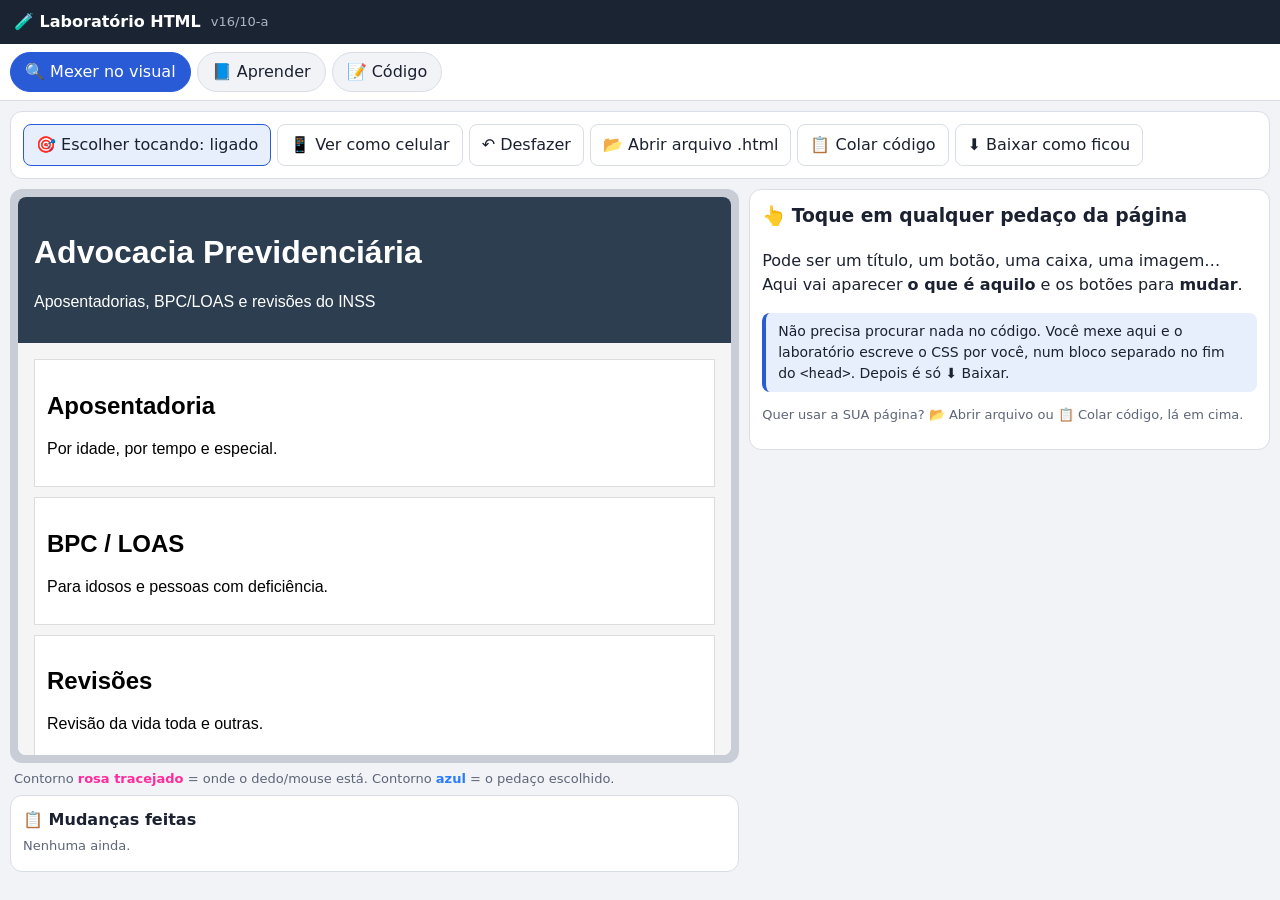
<file: app/ferramentas/laboratorio.html>
<!doctype html>
<html lang="pt-BR">
<head>
  <meta charset="utf-8">
  <meta name="viewport" content="width=device-width, initial-scale=1">
  <meta name="theme-color" content="#1b2433">
  <title>Laboratório HTML</title>
  <style>
/* Laboratório HTML — visual. Celular primeiro; no computador, prévia e painel lado a lado. */
:root { --bg:#f2f3f6; --papel:#fff; --fg:#1b2130; --mut:#5d6578; --linha:#d9dde5; --azul:#2a5bd7; --azul-claro:#e7eefc; --ok:#2f7a55; --ruim:#b3362b; }
@media (prefers-color-scheme: dark) { :root { --bg:#10141b; --papel:#18202b; --fg:#e8ebf1; --mut:#9aa4b6; --linha:#2b3442; --azul:#6f9bff; --azul-claro:#1b2740; --ok:#7fd3a6; --ruim:#f19a90; color-scheme: dark; } }
* { box-sizing: border-box; }
body { margin:0; background:var(--bg); color:var(--fg); font:16px/1.5 system-ui,"Segoe UI",Roboto,sans-serif; }
button, input, select, textarea { font:inherit; color:inherit; }
.topo { display:flex; gap:10px; align-items:center; padding:10px 14px; background:#1b2433; color:#fff; position:sticky; top:0; z-index:20; }
.topo .mut { color:#aab4c6; }
.abas { display:flex; gap:6px; padding:8px 10px; background:var(--papel); border-bottom:1px solid var(--linha); overflow-x:auto; position:sticky; top:44px; z-index:19; }
.abas button { flex:none; border:1px solid var(--linha); background:var(--bg); border-radius:999px; padding:7px 14px; cursor:pointer; }
.abas button.ativa { background:var(--azul); color:#fff; border-color:var(--azul); }
main { padding:10px; max-width:1400px; margin:0 auto; }
.painel { display:none; } .painel.ativo { display:block; }
.mut { color:var(--mut); } .peq { font-size:13px; }
.bt { border:1px solid var(--linha); background:var(--papel); border-radius:8px; padding:8px 12px; cursor:pointer; min-height:40px; }
.bt.forte { background:var(--azul); color:#fff; border-color:var(--azul); font-weight:600; }
.bt.mini { min-height:32px; padding:4px 9px; font-size:14px; }
.bt.ativo { background:var(--azul-claro); border-color:var(--azul); }
.linha { display:flex; gap:6px; flex-wrap:wrap; align-items:center; }
.cartao { background:var(--papel); border:1px solid var(--linha); border-radius:12px; padding:12px; margin-bottom:10px; }
textarea, input[type=text] { width:100%; border:1px solid var(--linha); background:var(--papel); border-radius:8px; padding:8px 10px; }
textarea.codigo { font:13px/1.5 ui-monospace,Consolas,monospace; min-height:220px; white-space:pre; tab-size:2; }
/* inspetor */
.insp { display:grid; gap:10px; grid-template-columns:minmax(0,1fr); }
@media (min-width: 900px) { .insp { grid-template-columns:minmax(0,1.4fr) minmax(320px,1fr); align-items:start; } .insp .lado { position:sticky; top:100px; max-height:calc(100vh - 110px); overflow:auto; } }
.moldura { background:#c8cdd6; border-radius:12px; padding:8px; display:flex; justify-content:center; }
.moldura iframe { width:100%; height:62vh; border:0; border-radius:8px; background:#fff; transition:width .2s; }
.moldura.celular iframe { width:390px; max-width:100%; }
.quem { font-size:15px; }
.quem code, .cod { font:13px ui-monospace,Consolas,monospace; background:var(--azul-claro); padding:1px 6px; border-radius:4px; }
.ctl { display:grid; grid-template-columns:150px minmax(0,1fr) auto; gap:8px; align-items:center; padding:7px 0; border-top:1px solid var(--linha); }
.ctl label { font-size:14px; }
.ctl input[type=range] { width:100%; }
.ctl .val { font:12px ui-monospace,monospace; color:var(--mut); min-width:52px; text-align:right; }
.ctl .grupo { display:flex; gap:4px; flex-wrap:wrap; }
.oque { font-size:12px; color:var(--mut); grid-column:1 / -1; margin-top:-4px; }
details.secao { border-top:1px solid var(--linha); padding:6px 0; }
details.secao > summary { cursor:pointer; font-weight:600; padding:4px 0; }
pre.trecho { white-space:pre-wrap; word-break:break-all; font:12px/1.45 ui-monospace,monospace; background:var(--bg); border:1px solid var(--linha); border-radius:8px; padding:8px; max-height:220px; overflow:auto; }
/* manual */
.licoes { display:flex; gap:6px; overflow-x:auto; padding-bottom:6px; }
.licoes button { flex:none; }
.licao h2 { margin:4px 0 8px; font-size:21px; }
.licao .exp { line-height:1.6; }
.licao .exp code { font:14px ui-monospace,monospace; background:var(--azul-claro); padding:1px 5px; border-radius:4px; }
.duas { display:grid; gap:10px; grid-template-columns:minmax(0,1fr); }
@media (min-width: 900px) { .duas { grid-template-columns:1fr 1fr; } }
.duas iframe { width:100%; height:300px; border:1px solid var(--linha); border-radius:8px; background:#fff; }
.dica { background:var(--azul-claro); border-left:4px solid var(--azul); border-radius:8px; padding:8px 12px; font-size:14px; margin:8px 0; }
.avisos { position:fixed; left:50%; bottom:16px; transform:translateX(-50%); display:grid; gap:6px; z-index:99; width:min(92vw,480px); }
.aviso { background:#1b2130; color:#fff; padding:10px 14px; border-radius:10px; box-shadow:0 6px 20px rgba(0,0,0,.25); }
.aviso.erro { background:#8f2a22; } .aviso.ok { background:#245f43; }
.cresce { flex:1; min-width:0; }
.ctl input[type=color] { width:52px; height:34px; padding:2px; border:1px solid var(--linha); border-radius:6px; background:none; }
.ctl select { width:100%; border:1px solid var(--linha); border-radius:8px; padding:6px; background:var(--papel); }
@media (max-width: 420px) { .ctl { grid-template-columns:1fr auto; } .ctl > div:not(.oque) { grid-column:1 / -1; grid-row:2; } }
@media (min-width: 900px) { .so-cel { display:none; } }
@media (max-width: 600px) { .barra-insp .bt { min-height:34px; padding:4px 9px; font-size:14px; } .barra-insp { padding:8px; } .moldura { padding:4px; } .moldura iframe { height:58vh; } }
@media (max-width: 600px) { #ma-cod { white-space:pre-wrap; word-break:break-word; } }
</style>
</head>
<body>
  <header class="topo"><b>🧪 Laboratório HTML</b><span class="mut peq" id="versao"></span></header>
  <nav class="abas" id="abas">
    <button data-aba="inspetor" class="ativa">🔍 Mexer no visual</button>
    <button data-aba="manual">📘 Aprender</button>
    <button data-aba="codigo">📝 Código</button>
  </nav>
  <main>
    <section class="painel ativo" id="painel-inspetor"></section>
    <section class="painel" id="painel-manual"></section>
    <section class="painel" id="painel-codigo"></section>
  </main>
  <div id="avisos" class="avisos"></div>
  <!-- módulos NA ORDEM: 00 primeiro, 99 por último -->
  <script>
/* 00-core.js — A LOCOMOTIVA: cria o caixa comum L (vem primeiro).
   L.$ (procurar na página), L.esc (texto seguro), L.aviso, L.pref (guardar no aparelho),
   L.on/L.emit (um módulo avisa o outro), L.registrar (cada módulo se apresenta). */
(function () {
  'use strict';
  const L = (window.L = { versao: '16/10-a', modulos: [] });
  L.$ = (s, el) => (el || document).querySelector(s);
  L.$$ = (s, el) => Array.from((el || document).querySelectorAll(s));
  L.esc = (s) => String(s == null ? '' : s).replace(/[&<>"']/g, (c) => ({ '&': '&amp;', '<': '&lt;', '>': '&gt;', '"': '&quot;', "'": '&#39;' }[c]));
  const ouv = {};
  L.on = (n, f) => (ouv[n] = ouv[n] || []).push(f);
  L.emit = (n, d) => (ouv[n] || []).forEach((f) => { try { f(d); } catch (e) { console.error(e); } });
  L.aviso = (t, tipo) => { const a = document.createElement('div'); a.className = 'aviso ' + (tipo || ''); a.textContent = t; L.$('#avisos').appendChild(a); setTimeout(() => a.remove(), tipo === 'erro' ? 5000 : 2600); };
  L.pref = { get(k, d) { try { const v = localStorage.getItem('lab:' + k); return v == null ? d : JSON.parse(v); } catch { return d; } }, set(k, v) { try { localStorage.setItem('lab:' + k, JSON.stringify(v)); } catch {} } };
  L.registrar = (m) => L.modulos.push(m);
  L.abrirAba = (n) => { L.$$('#abas button').forEach((b) => b.classList.toggle('ativa', b.dataset.aba === n)); L.$$('.painel').forEach((p) => p.classList.toggle('ativo', p.id === 'painel-' + n)); L.emit('aba', n); window.scrollTo(0, 0); };
  L.baixar = (nome, texto) => { const a = document.createElement('a'); a.href = URL.createObjectURL(new Blob([texto], { type: 'text/html;charset=utf-8' })); a.download = nome; document.body.appendChild(a); a.click(); a.remove(); };
  L.copiar = async (t) => { try { await navigator.clipboard.writeText(t); L.aviso('Copiado.', 'ok'); } catch { L.aviso('Não consegui copiar.', 'erro'); } };
})();

</script>
  <script>
/* 10-codigo.js — O CÓDIGO que você está estudando.
   Guarda o código original e os AJUSTES que você faz tocando nas coisas.
   Os ajustes viram um bloco <style id="ajustes-do-laboratorio"> dentro do código:
   assim você vê exatamente qual CSS cada mudança criou, e o resto do código fica intacto. */
(function (L) {
  'use strict';
  const MARCA = 'ajustes-do-laboratorio';
  const EXEMPLO = `<!doctype html>
<html lang="pt-BR">
<head>
  <meta charset="utf-8">
  <meta name="viewport" content="width=device-width, initial-scale=1">
  <title>Meu escritório</title>
  <style>
    body { font-family: Arial, sans-serif; margin: 0; background: #f5f5f5; }
    header { background: #2c3e50; color: white; padding: 16px; }
    .cartoes { padding: 16px; }
    .cartao { background: white; padding: 12px; margin-bottom: 10px; border: 1px solid #ddd; }
    .botao { background: #2980b9; color: white; border: 0; padding: 10px 16px; }
  </style>
</head>
<body>
  <header>
    <h1>Advocacia Previdenciária</h1>
    <p>Aposentadorias, BPC/LOAS e revisões do INSS</p>
  </header>
  <section class="cartoes">
    <div class="cartao"><h2>Aposentadoria</h2><p>Por idade, por tempo e especial.</p></div>
    <div class="cartao"><h2>BPC / LOAS</h2><p>Para idosos e pessoas com deficiência.</p></div>
    <div class="cartao"><h2>Revisões</h2><p>Revisão da vida toda e outras.</p></div>
  </section>
  <p style="padding:16px"><button class="botao">Fale comigo no WhatsApp</button></p>
</body>
</html>`;
  let original = L.pref.get('codigo', EXEMPLO);
  let ajustes = {};      // { seletor: { propriedade: valor } }
  let celular = {};      // ajustes só para tela pequena (celular)
  const pilha = [];      // para ↶ Desfazer

  // lê de volta um bloco de ajustes que já esteja no código
  function separar(cod) {
    const re = new RegExp('<style id="' + MARCA + '">([\\s\\S]*?)</style>\\s*', 'i');
    const m = cod.match(re); ajustes = {}; celular = {};
    if (!m) return cod;
    const css = m[1];
    const media = css.match(/@media \(max-width: 600px\) \{([\s\S]*)\}\s*$/);
    const ler = (txt, alvo) => { const r = /([^{}]+)\{([^{}]*)\}/g; let x; while ((x = r.exec(txt))) { const sel = x[1].replace(/\/\*[\s\S]*?\*\//g, '').trim(); if (!sel || sel.startsWith('@')) continue; alvo[sel] = {}; x[2].split(';').forEach((d) => { const i = d.indexOf(':'); if (i > 0) alvo[sel][d.slice(0, i).trim()] = d.slice(i + 1).replace(/!important/, '').trim(); }); } };
    ler(media ? css.slice(0, media.index) : css, ajustes); if (media) ler(media[1], celular);
    return cod.replace(re, '');
  }
  original = separar(original);
  function cssDosAjustes() {
    const regra = (sel, o) => sel + ' { ' + Object.entries(o).map(([p, v]) => p + ': ' + v + ' !important;').join(' ') + ' }';
    let s = Object.entries(ajustes).filter(([, o]) => Object.keys(o).length).map(([sel, o]) => regra(sel, o)).join('\n');
    const cel = Object.entries(celular).filter(([, o]) => Object.keys(o).length);
    if (cel.length) s += '\n@media (max-width: 600px) {\n' + cel.map(([sel, o]) => '  ' + regra(sel, o)).join('\n') + '\n}';
    return s;
  }
  function completo() {
    const css = cssDosAjustes();
    if (!css) return original;
    const bloco = '<style id="' + MARCA + '">\n/* Mudanças feitas no Laboratório (cada linha = um pedaço que você tocou) */\n' + css + '\n</style>\n';
    if (/<\/head>/i.test(original)) return original.replace(/<\/head>/i, bloco + '</head>');
    if (/<body[^>]*>/i.test(original)) return original.replace(/<body[^>]*>/i, (m) => m + '\n' + bloco);
    return bloco + original;
  }
  function guardar() { L.pref.set('codigo', completo()); L.emit('codigo-mudou'); }

  L.codigo = {
    EXEMPLO,
    get original() { return original; },
    completo, cssDosAjustes,
    trocar(cod) { pilha.length = 0; original = separar(String(cod || '')); guardar(); L.emit('codigo-novo'); },
    ajustar(sel, prop, valor, soCelular) {
      pilha.push(JSON.stringify([ajustes, celular])); if (pilha.length > 80) pilha.shift();
      const alvo = soCelular ? celular : ajustes;
      alvo[sel] = alvo[sel] || {};
      if (valor === null || valor === '') delete alvo[sel][prop]; else alvo[sel][prop] = valor;
      if (!Object.keys(alvo[sel]).length) delete alvo[sel];
      guardar(); L.emit('ajustes', cssDosAjustes());
    },
    valor(sel, prop, soCelular) { const a = (soCelular ? celular : ajustes)[sel]; return a ? a[prop] : undefined; },
    desfazer() { const v = pilha.pop(); if (!v) return false; [ajustes, celular] = JSON.parse(v); guardar(); L.emit('ajustes', cssDosAjustes()); return true; },
    limparAjustes() { pilha.push(JSON.stringify([ajustes, celular])); ajustes = {}; celular = {}; guardar(); L.emit('ajustes', ''); },
    // troca um pedaço do código original (ex.: o texto de um título). Só troca se achar UMA vez.
    trocarTrecho(velho, novo) { const i = original.indexOf(velho); if (!velho || i < 0) return 'nao'; if (original.indexOf(velho, i + 1) >= 0) return 'varios'; original = original.slice(0, i) + novo + original.slice(i + velho.length); guardar(); L.emit('codigo-novo', { manterSelecao: true }); return 'ok'; },
    lista() { const r = []; for (const [sel, o] of Object.entries(ajustes)) r.push({ sel, cel: false, props: o }); for (const [sel, o] of Object.entries(celular)) r.push({ sel, cel: true, props: o }); return r; },
    apagarSel(sel, cel) { pilha.push(JSON.stringify([ajustes, celular])); delete (cel ? celular : ajustes)[sel]; guardar(); L.emit('ajustes', cssDosAjustes()); },
    // "assar": as mudanças passam a fazer parte do código (some o bloco separado)
    get temAjustes() { return !!cssDosAjustes(); },
  };
})(window.L);

</script>
  <script>
/* 20-espiao.js — o "espião" que vai DENTRO da prévia.
   Quando você toca num pedaço da página, ele marca o pedaço (contorno azul)
   e conta para o laboratório: que etiqueta é, como chegar nele (seletor) e o estilo atual.
   Ele nunca entra no código que você baixa. */
(function (L) {
  'use strict';
  const ESPIAO = `(function(){
  var ativo=true, atual=null;
  var st=document.createElement('style'); st.setAttribute('data-lab','1');
  st.textContent='.__lab_sel{outline:3px solid #2a7bff!important;outline-offset:2px!important}.__lab_hover{outline:2px dashed #ff2a9d!important;outline-offset:1px!important}';
  (document.head||document.documentElement).appendChild(st);
  function ok(id){return id && /^[A-Za-z][\\w-]*$/.test(id) && document.querySelectorAll('#'+id).length===1;}
  function caminho(el){
    if(ok(el.id)) return '#'+el.id;
    var partes=[];
    while(el && el.nodeType===1 && el!==document.documentElement){
      if(el===document.body){partes.unshift('body');break;}
      var tag=el.tagName.toLowerCase(), i=1, s=el; while((s=s.previousElementSibling)) if(s.tagName===el.tagName) i++;
      var irmaos=el.parentElement?Array.prototype.filter.call(el.parentElement.children,function(c){return c.tagName===el.tagName;}).length:1;
      partes.unshift(irmaos>1?tag+':nth-of-type('+i+')':tag);
      el=el.parentElement;
      if(el && ok(el.id)){partes.unshift('#'+el.id);break;}
    }
    return partes.join(' > ');
  }
  function limpo(h){return h.replace(/\\s*__lab_(sel|hover)/g,'').replace(/ class=""/g,'');}
  function info(el){
    var cs=getComputedStyle(el), r=el.getBoundingClientRect(), pai=el.parentElement;
    return {sel:caminho(el), tag:el.tagName.toLowerCase(), id:el.id||'', cls:Array.prototype.filter.call(el.classList,function(c){return c.indexOf('__lab')!==0;}),
      texto:(el.innerText||'').trim().slice(0,140), html:limpo(el.outerHTML).slice(0,900), filhos:el.children.length, w:Math.round(r.width), h:Math.round(r.height),
      paiTag: pai && pai!==document.documentElement ? pai.tagName.toLowerCase() : '',
      css:{color:cs.color, background:cs.backgroundColor, fontSize:cs.fontSize, fontWeight:cs.fontWeight, fontFamily:cs.fontFamily, textAlign:cs.textAlign, display:cs.display,
        width:cs.width, height:cs.height, paddingTop:cs.paddingTop, marginTop:cs.marginTop, borderRadius:cs.borderTopLeftRadius, borderWidth:cs.borderTopWidth, gap:cs.gap, gridCols:cs.gridTemplateColumns, position:cs.position}};
  }
  function marcar(el){ if(atual) atual.classList.remove('__lab_sel'); atual=el; if(atual){ atual.classList.add('__lab_sel'); parent.postMessage({lab:'sel', info:info(atual)},'*'); } }
  document.addEventListener('mouseover',function(e){ if(ativo && e.target.classList) e.target.classList.add('__lab_hover'); },true);
  document.addEventListener('mouseout',function(e){ if(e.target.classList) e.target.classList.remove('__lab_hover'); },true);
  document.addEventListener('click',function(e){ if(!ativo) return; e.preventDefault(); e.stopPropagation(); if(e.target.classList) e.target.classList.remove('__lab_hover'); marcar(e.target); },true);
  document.addEventListener('submit',function(e){ if(ativo) e.preventDefault(); },true);
  window.addEventListener('message',function(e){
    var d=e.data||{};
    if(d.lab==='ajustes'){ var s=document.getElementById('ajustes-do-laboratorio'); if(!s){ s=document.createElement('style'); s.id='ajustes-do-laboratorio'; document.head.appendChild(s);} s.textContent=d.css; if(atual) setTimeout(function(){ parent.postMessage({lab:'sel', info:info(atual)},'*'); },30); }
    if(d.lab==='apontar'){ ativo=!!d.on; if(!ativo && atual){ atual.classList.remove('__lab_sel'); } }
    if(d.lab==='pai' && atual && atual.parentElement && atual.parentElement!==document.documentElement) marcar(atual.parentElement);
    if(d.lab==='filho' && atual && atual.firstElementChild) marcar(atual.firstElementChild);
    if(d.lab==='achar'){ try{ var el=document.querySelector(d.sel); if(el){ marcar(el); el.scrollIntoView({block:'center'}); } }catch(x){} }
  });
  window.addEventListener('error',function(e){ parent.postMessage({lab:'erro', msg:e.message},'*'); });
})();`;
  // monta a página da prévia: o seu código + o espião no fim
  function pagina(codigo, comEspiao) {
    if (!comEspiao) return codigo;
    const tag = '<script data-lab="1">' + ESPIAO + '<\/script>';
    return /<\/body>/i.test(codigo) ? codigo.replace(/<\/body>(?![\s\S]*<\/body>)/i, tag + '</body>') : codigo + tag;
  }
  L.espiao = { pagina };
})(window.L);

</script>
  <script>
/* 30-inspetor.js — 🔍 MEXER NO VISUAL
   Em cima (ou à esquerda no computador): a sua página funcionando.
   Toque em qualquer pedaço → do lado aparece O QUE É e os controles para mudar
   cor, tamanho, espaço, esconder, arrumar lado a lado / em grade, e o celular.
   Cada controle diz o nome dele em CSS, para você ir aprendendo. */
(function (L) {
  'use strict';
  let painel, frame, sel = null, info = null, apontar = true, soCel = false;
  const $ = (s) => L.$(s, painel);

  // ── dicionário: o que é cada etiqueta (tag), em português simples ──────────
  const TAGS = {
    html: ['A página inteira', 'A caixa que guarda tudo.'],
    body: ['O corpo da página', 'Tudo o que aparece na tela fica dentro do <body>.'],
    header: ['Cabeçalho', 'A parte de cima da página ou de um bloco (logo, título, menu).'],
    nav: ['Menu de navegação', 'Um grupo de links para ir a outras partes.'],
    main: ['Conteúdo principal', 'O miolo da página.'],
    section: ['Seção', 'Um bloco que agrupa um assunto.'],
    article: ['Artigo', 'Um bloco que faz sentido sozinho (uma notícia, um cartão).'],
    aside: ['Lateral', 'Conteúdo de apoio, ao lado do principal.'],
    footer: ['Rodapé', 'A parte de baixo (contato, direitos, endereço).'],
    div: ['Caixa genérica (div)', 'Uma caixa sem significado especial, usada para agrupar e arrumar coisas. É a peça mais usada do HTML.'],
    span: ['Pedacinho de texto (span)', 'Serve para pintar ou destacar só um trecho dentro de uma frase.'],
    h1: ['Título principal (h1)', 'O título mais importante. Normalmente só um por página.'],
    h2: ['Subtítulo (h2)', 'Título de uma seção.'], h3: ['Título menor (h3)', 'Título dentro de uma seção.'],
    h4: ['Título pequeno (h4)', ''], h5: ['Título pequeno (h5)', ''], h6: ['Título bem pequeno (h6)', ''],
    p: ['Parágrafo (p)', 'Um bloco de texto corrido.'],
    a: ['Link (a)', 'Texto ou imagem que leva para outro endereço. O destino fica em href="…".'],
    img: ['Imagem (img)', 'Uma figura. O arquivo fica em src="…" e a descrição em alt="…".'],
    button: ['Botão (button)', 'Algo para tocar e fazer uma ação.'],
    input: ['Campo de digitar (input)', 'Onde a pessoa escreve ou marca algo.'],
    textarea: ['Caixa de texto grande (textarea)', 'Campo para escrever várias linhas.'],
    select: ['Lista de escolha (select)', 'Menu que abre com opções.'], option: ['Opção (option)', 'Uma das escolhas do select.'],
    label: ['Rótulo (label)', 'O nome que fica junto de um campo.'],
    form: ['Formulário (form)', 'Agrupa campos e botão de enviar.'],
    ul: ['Lista com bolinhas (ul)', 'Cada item fica num <li>.'], ol: ['Lista numerada (ol)', 'Cada item fica num <li>.'],
    li: ['Item de lista (li)', 'Uma linha da lista.'],
    table: ['Tabela (table)', 'Linhas <tr> e células <td>.'], thead: ['Cabeça da tabela', ''], tbody: ['Corpo da tabela', ''],
    tr: ['Linha da tabela (tr)', ''], td: ['Célula da tabela (td)', ''], th: ['Célula de título da tabela (th)', ''],
    strong: ['Texto forte (strong)', 'Negrito com importância.'], b: ['Negrito (b)', ''], em: ['Ênfase (em)', 'Itálico com ênfase.'], i: ['Itálico (i)', ''],
    small: ['Texto pequeno (small)', ''], br: ['Quebra de linha (br)', ''], hr: ['Linha divisória (hr)', ''],
    figure: ['Figura (figure)', 'Imagem com legenda.'], figcaption: ['Legenda (figcaption)', ''],
    video: ['Vídeo', ''], audio: ['Áudio', ''], iframe: ['Janela para outra página (iframe)', ''],
    details: ['Bloco que abre e fecha (details)', 'Toca no título <summary> e mostra/esconde o conteúdo.'], summary: ['Título do abre-e-fecha (summary)', ''],
    blockquote: ['Citação (blockquote)', 'Trecho citado, recuado.'], code: ['Código (code)', ''], pre: ['Texto pré-formatado (pre)', 'Mantém os espaços e quebras como estão.'],
    svg: ['Desenho vetorial (svg)', 'Ícones e desenhos que não perdem qualidade.'], canvas: ['Tela de desenho (canvas)', ''],
  };
  const quemE = (t) => TAGS[t] || ['Etiqueta <' + t + '>', ''];

  // ── utilidades de cor ──────────────────────────────────────────────────────
  function hex(c) {
    const m = String(c || '').match(/rgba?\(\s*(\d+)[ ,]+(\d+)[ ,]+(\d+)(?:[ ,/]+([\d.]+))?/);
    if (!m) return /^#[0-9a-f]{6}$/i.test(c) ? c : '#000000';
    return '#' + [m[1], m[2], m[3]].map((n) => (+n).toString(16).padStart(2, '0')).join('');
  }
  const transparente = (c) => /rgba\(.*,\s*0\)$/.test(c) || c === 'transparent';
  const num = (v, d) => { const n = parseFloat(v); return isNaN(n) ? d : Math.round(n); };

  // ── montar a tela ──────────────────────────────────────────────────────────
  function montar(el) {
    painel = el;
    el.innerHTML =
      '<div class="cartao linha barra-insp">' +
      '  <button class="bt ativo" id="in-apontar" title="Ligado: tocar na página ESCOLHE o pedaço. Desligado: a página funciona normal (links, botões).">🎯 Escolher tocando: ligado</button>' +
      '  <button class="bt" id="in-cel">📱 Ver como celular</button>' +
      '  <button class="bt" id="in-desfazer">↶ Desfazer</button>' +
      '  <button class="bt" id="in-abrir">📂 Abrir arquivo .html</button>' +
      '  <button class="bt" id="in-colar">📋 Colar código</button>' +
      '  <button class="bt" id="in-baixar">⬇ Baixar como ficou</button>' +
      '  <input type="file" id="in-arq" accept=".html,.htm,text/html" hidden>' +
      '</div>' +
      '<div class="insp">' +
      '  <div><div class="moldura" id="in-moldura"><iframe id="in-frame" title="Prévia da sua página" sandbox="allow-scripts allow-forms allow-modals"></iframe></div>' +
      '    <p class="peq mut" style="margin:6px 4px">Contorno <b style="color:#ff2a9d">rosa tracejado</b> = onde o dedo/mouse está. Contorno <b style="color:#2a7bff">azul</b> = o pedaço escolhido.</p>' +
      '    <div class="cartao" id="in-mudancas"></div></div>' +
      '  <div class="lado cartao" id="in-lado"></div>' +
      '</div>';
    frame = $('#in-frame');
    $('#in-apontar').onclick = () => { apontar = !apontar; pintarApontar(); enviar({ lab: 'apontar', on: apontar }); };
    $('#in-cel').onclick = () => verCelular(!$('#in-moldura').classList.contains('celular'));
    $('#in-desfazer').onclick = () => { if (!L.codigo.desfazer()) L.aviso('Nada para desfazer.'); else redesenharLado(); };
    $('#in-abrir').onclick = () => $('#in-arq').click();
    $('#in-arq').onchange = async (e) => { const f = e.target.files[0]; if (!f) return; L.codigo.trocar(await f.text()); sel = null; L.aviso('Aberto: ' + f.name, 'ok'); e.target.value = ''; };
    $('#in-colar').onclick = colar;
    $('#in-lado').addEventListener('click', cliqueLado);
    $('#in-baixar').onclick = () => L.baixar('minha-pagina.html', L.codigo.completo());
    window.addEventListener('message', receber);
    frame.addEventListener('load', () => { enviar({ lab: 'apontar', on: apontar }); if (sel) enviar({ lab: 'achar', sel }); });
    L.on('codigo-novo', (o) => { if (!(o && o.manterSelecao)) { sel = null; info = null; } carregar(); redesenharLado(); });
    L.on('ajustes', (css) => { enviar({ lab: 'ajustes', css }); pintarMudancas(); });
    verCelular(L.pref.get('verCelular', innerWidth < 700), true);
    carregar(); redesenharLado();
  }
  function carregar() {
    frame.srcdoc = L.espiao.pagina(L.codigo.completo(), true);
    pintarMudancas();
  }
  const enviar = (msg) => { try { frame.contentWindow.postMessage(msg, '*'); } catch {} };
  function pintarApontar() { const b = $('#in-apontar'); b.classList.toggle('ativo', apontar); b.textContent = apontar ? '🎯 Escolher tocando: ligado' : '🎯 Escolher tocando: desligado (página normal)'; }
  function verCelular(on, silencio) {
    $('#in-moldura').classList.toggle('celular', on);
    $('#in-cel').textContent = on ? '💻 Ver como computador' : '📱 Ver como celular';
    L.pref.set('verCelular', on);
    if (!silencio) L.aviso(on ? 'Vendo do tamanho de um celular (390 pixels de largura).' : 'Vendo largo, como no computador.');
  }
  async function colar() {
    let t = '';
    try { t = await navigator.clipboard.readText(); } catch {}
    if (!t || !/<[a-z!]/i.test(t)) { L.abrirAba('codigo'); L.aviso('Cole o código na caixa e toque em ✅ Usar este código.'); return; }
    L.codigo.trocar(t); L.aviso('Código colado. Toque na página para escolher um pedaço.', 'ok');
  }

  function receber(e) {
    if (!frame || e.source !== frame.contentWindow) return;
    const d = e.data || {};
    if (d.lab === 'erro') L.aviso('A página tem um erro de programação: ' + d.msg, 'erro');
    if (d.lab !== 'sel') return;
    const novo = d.info.sel !== sel;
    sel = d.info.sel; info = d.info;
    if (novo) { redesenharLado(); if (innerWidth < 900) setTimeout(() => $('#in-lado').scrollIntoView({ behavior: 'smooth', block: 'start' }), 60); }
    else atualizarMedidas();
  }

  // ── o painel do lado ───────────────────────────────────────────────────────
  // cada controle: [rótulo, propriedade css, tipo, opções, explicação]
  function redesenharLado() {
    const lado = $('#in-lado');
    if (!sel || !info) {
      lado.innerHTML = '<h3 style="margin-top:0">👆 Toque em qualquer pedaço da página</h3>' +
        '<p>Pode ser um título, um botão, uma caixa, uma imagem… Aqui vai aparecer <b>o que é aquilo</b> e os botões para <b>mudar</b>.</p>' +
        '<div class="dica">Não precisa procurar nada no código. Você mexe aqui e o laboratório escreve o CSS por você, num bloco separado no fim do <code>&lt;head&gt;</code>. Depois é só ⬇ Baixar.</div>' +
        '<p class="peq mut">Quer usar a SUA página? 📂 Abrir arquivo ou 📋 Colar código, lá em cima.</p>';
      return;
    }
    const [nome, expl] = quemE(info.tag);
    const c = info.css;
    const v = (prop, real) => { const a = L.codigo.valor(sel, prop, soCel); return a != null ? a : real; };
    const marca = (prop) => (L.codigo.valor(sel, prop, soCel) != null ? ' <button class="bt mini" data-tirar="' + prop + '" title="Voltar ao que era">✕</button>' : '');
    const fundoReal = transparente(c.background) ? '' : c.background;
    const ehTexto = !['img', 'video', 'iframe', 'canvas', 'svg', 'hr', 'br', 'input'].includes(info.tag);
    const disp = v('display', c.display);
    const modo = /grid/.test(disp) ? 'grade' : /flex/.test(disp) ? (/column/.test(v('flex-direction', '')) ? 'pilha' : 'lado') : 'normal';
    const cols = num((String(v('grid-template-columns', '')).match(/repeat\((\d+)/) || [])[1], (c.gridCols && c.gridCols !== 'none') ? c.gridCols.split(' ').length : 2);
    const larg = String(v('width', '')); const largPct = /%$/.test(larg) ? num(larg, 100) : 100;
    const alt = String(v('height', '')); const altPx = /px$/.test(alt) ? num(alt, 100) : Math.max(20, info.h);

    const ctl = (rot, prop, campo, oque) => '<div class="ctl"><label>' + rot + '</label><div>' + campo + '</div><span class="val" data-val="' + prop + '">' + marca(prop) + '</span><div class="oque">' + oque + '</div></div>';
    const range = (prop, min, max, val, un) => '<input type="range" data-p="' + prop + '" data-un="' + un + '" min="' + min + '" max="' + max + '" value="' + val + '">';
    const bts = (lista) => '<div class="grupo">' + lista.map(([txt, prop, val, at]) => '<button class="bt mini' + (at ? ' ativo' : '') + '" data-p="' + prop + '" data-v="' + L.esc(val) + '">' + txt + '</button>').join('') + '</div>';

    lado.innerHTML =
      '<button class="bt mini so-cel" id="in-subir" style="float:right">⬆ Ver a página</button>' +
      '<div class="quem"><b>Você escolheu:</b> ' + L.esc(nome) + (info.id ? ' <code>#' + L.esc(info.id) + '</code>' : '') + (info.cls.length ? ' <code>.' + info.cls.map(L.esc).join(' .') + '</code>' : '') + '</div>' +
      (expl ? '<p class="peq" style="margin:4px 0">' + L.esc(expl) + '</p>' : '') +
      (info.texto ? '<p class="peq mut" style="margin:4px 0">Texto: “' + L.esc(info.texto.slice(0, 90)) + (info.texto.length > 90 ? '…' : '') + '”</p>' : '') +
      '<p class="peq mut" id="in-medidas" style="margin:4px 0"></p>' +
      '<div class="linha" style="margin:6px 0">' +
      (info.paiTag ? '<button class="bt mini" id="in-pai" title="Escolher a caixa onde este pedaço está guardado">⤴ Caixa de fora (' + L.esc(quemE(info.paiTag)[0].replace(/ \(.*\)/, '')) + ')</button>' : '') +
      (info.filhos ? '<button class="bt mini" id="in-filho">⤵ Primeiro de dentro</button>' : '') +
      '<button class="bt mini" id="in-achar">🔎 Achar no código</button></div>' +
      '<label class="dica" style="display:block;cursor:pointer"><input type="checkbox" id="in-socel"' + (soCel ? ' checked' : '') + '> 📱 <b>Mudar só no celular</b> (telas até 600 pixels). Desmarcado = muda em todo lugar.</label>' +

      '<details class="secao" open><summary>🎨 Cores</summary>' +
      (ehTexto ? ctl('Cor da letra', 'color', '<input type="color" data-p="color" value="' + hex(v('color', c.color)) + '">', 'Em CSS: <code>color</code>.') : '') +
      ctl('Cor do fundo', 'background', '<div class="grupo"><input type="color" data-p="background" value="' + hex(v('background', fundoReal || '#ffffff')) + '"><button class="bt mini" data-p="background" data-v="transparent">sem fundo</button></div>', 'Em CSS: <code>background</code>. “Sem fundo” = transparente: aparece o que está atrás.') +
      '</details>' +

      (ehTexto ? '<details class="secao" open><summary>🔤 Letra</summary>' +
        ctl('Tamanho da letra', 'font-size', range('font-size', 8, 72, num(v('font-size', c.fontSize), 16), 'px'), 'Em CSS: <code>font-size</code>. 16px é o normal de leitura.') +
        ctl('Grossura', 'font-weight', bts([['Normal', 'font-weight', '400', +c.fontWeight < 600], ['Negrito', 'font-weight', '700', +c.fontWeight >= 600]]), 'Em CSS: <code>font-weight</code> (400 = normal, 700 = negrito).') +
        ctl('Alinhar o texto', 'text-align', bts([['⬅ Esquerda', 'text-align', 'left', /left|start/.test(c.textAlign)], ['⬌ Centro', 'text-align', 'center', c.textAlign === 'center'], ['➡ Direita', 'text-align', 'right', /right|end/.test(c.textAlign)], ['☰ Justificado', 'text-align', 'justify', c.textAlign === 'justify']]), 'Em CSS: <code>text-align</code>. Alinha o texto DENTRO da caixa.') +
        ctl('Tipo de letra', 'font-family', '<select data-p="font-family"><option value="">(como está)</option><option value="Arial, sans-serif">Arial (simples)</option><option value="Georgia, serif">Georgia (com pezinho)</option><option value="\'Times New Roman\', serif">Times New Roman (de petição)</option><option value="Verdana, sans-serif">Verdana (larga)</option><option value="\'Courier New\', monospace">Courier (máquina de escrever)</option><option value="system-ui, sans-serif">A do aparelho</option></select>', 'Em CSS: <code>font-family</code>. A segunda palavra é a “reserva” se a primeira não existir.') +
        '</details>' : '') +

      '<details class="secao" open><summary>📏 Tamanho</summary>' +
      ctl('Largura', 'width', range('width', 10, 100, largPct, '%') + '<div class="grupo" style="margin-top:4px"><button class="bt mini" data-p="width" data-v="auto">automática</button><button class="bt mini" data-p="width" data-v="100%">toda a largura</button></div>', 'Em CSS: <code>width</code>. Em % = pedaço da caixa de fora (50% = metade).') +
      ctl('Largura máxima', 'max-width', range('max-width', 200, 1400, num(v('max-width', ''), 900), 'px') + '<div class="grupo" style="margin-top:4px"><button class="bt mini" data-p="max-width" data-v="none">sem limite</button></div>', 'Em CSS: <code>max-width</code>. Cresce até esse limite e não passa. Ótimo para texto não ficar comprido demais no computador.') +
      ctl('Altura', 'height', range('height', 20, 900, altPx, 'px') + '<div class="grupo" style="margin-top:4px"><button class="bt mini" data-p="height" data-v="auto">automática</button></div>', 'Em CSS: <code>height</code>. Quase sempre o melhor é “automática”: a caixa cresce conforme o conteúdo.') +
      '</details>' +

      '<details class="secao" open><summary>📦 Espaços (a “caixa”)</summary>' +
      ctl('Espaço de DENTRO', 'padding', range('padding', 0, 80, num(v('padding', c.paddingTop), 0), 'px'), 'Em CSS: <code>padding</code>. É o “enchimento”: afasta o conteúdo da borda, por dentro. O fundo pinta esse espaço.') +
      ctl('Espaço de FORA', 'margin', range('margin', 0, 80, num(v('margin', c.marginTop), 0), 'px') + '<div class="grupo" style="margin-top:4px"><button class="bt mini" data-p="margin" data-v="0 auto">⬌ centralizar a caixa</button></div>', 'Em CSS: <code>margin</code>. Afasta esta caixa das vizinhas, por fora. “0 auto” centraliza (precisa ter largura menor que 100%).') +
      '</details>' +

      '<details class="secao"><summary>🔲 Borda e cantos</summary>' +
      ctl('Cantos arredondados', 'border-radius', range('border-radius', 0, 50, num(v('border-radius', c.borderRadius), 0), 'px'), 'Em CSS: <code>border-radius</code>. 0 = quadrado; bem alto = pílula.') +
      ctl('Borda', 'border', range('border', 0, 10, num(String(v('border', c.borderWidth)), 0), 'px') + ' <input type="color" id="in-borda-cor" value="#999999" title="Cor da borda">', 'Em CSS: <code>border: 1px solid cor</code> (grossura, tipo da linha, cor).') +
      ctl('Sombra', 'box-shadow', bts([['nenhuma', 'box-shadow', 'none'], ['leve', 'box-shadow', '0 2px 8px rgba(0,0,0,.15)'], ['forte', 'box-shadow', '0 8px 24px rgba(0,0,0,.3)']]), 'Em CSS: <code>box-shadow</code>. Dá sensação de cartão “levantado”.') +
      '</details>' +

      '<details class="secao" open><summary>👁 Mostrar / esconder</summary>' +
      ctl('Este pedaço', 'display-vis', '<div class="grupo"><button class="bt mini" data-esconder="1">🙈 Esconder</button><button class="bt mini" data-esconder="0">👁 Mostrar</button></div>', 'Em CSS: <code>display: none</code> some com o pedaço (e ele não ocupa espaço). Marque “📱 só no celular” acima para esconder só no celular.') +
      '</details>' +

      (info.filhos ? '<details class="secao" open><summary>🧩 Arrumar o que tem DENTRO (' + info.filhos + ' ' + (info.filhos > 1 ? 'pedaços' : 'pedaço') + ')</summary>' +
        '<div class="grupo" style="margin:6px 0">' +
        '<button class="bt mini' + (modo === 'normal' ? ' ativo' : '') + '" data-arrumar="normal">⬇ Normal (um embaixo do outro)</button>' +
        '<button class="bt mini' + (modo === 'lado' ? ' ativo' : '') + '" data-arrumar="lado">➡ Lado a lado (flex)</button>' +
        '<button class="bt mini' + (modo === 'grade' ? ' ativo' : '') + '" data-arrumar="grade">▦ Em grade (grid)</button>' +
        '<button class="bt mini' + (modo === 'pilha' ? ' ativo' : '') + '" data-arrumar="pilha">⬇ Pilha com espaço (flex coluna)</button></div>' +
        '<p class="oque" style="margin:0 0 4px">' + ({ normal: 'Agora: normal. Cada caixa ocupa a linha toda e a próxima vai para baixo.', lado: 'Agora: <code>display:flex</code>. Os pedaços ficam numa fila; se não couber, descem (<code>flex-wrap</code>).', grade: 'Agora: <code>display:grid</code>. Os pedaços viram uma tabela de colunas iguais.', pilha: 'Agora: <code>flex-direction:column</code>. Um embaixo do outro, com espaço igual entre eles.' }[modo]) + '</p>' +
        (modo === 'grade' ? ctl('Colunas', 'grid-template-columns', range('grid-cols', 1, 6, cols, ''), 'Em CSS: <code>grid-template-columns: repeat(N, 1fr)</code>. “1fr” = uma parte igual do espaço.') : '') +
        (modo !== 'normal' ? ctl('Espaço entre eles', 'gap', range('gap', 0, 60, num(v('gap', c.gap), 0), 'px'), 'Em CSS: <code>gap</code>. A distância entre os pedaços de dentro.') : '') +
        (modo === 'lado' ? ctl('Distribuir', 'justify-content', bts([['juntos no início', 'justify-content', 'flex-start'], ['no centro', 'justify-content', 'center'], ['espalhados', 'justify-content', 'space-between'], ['no fim', 'justify-content', 'flex-end']]), 'Em CSS: <code>justify-content</code>. Onde os pedaços ficam na linha.') +
          ctl('Altura deles', 'align-items', bts([['em cima', 'align-items', 'flex-start'], ['no meio', 'align-items', 'center'], ['esticados', 'align-items', 'stretch']]), 'Em CSS: <code>align-items</code>. Alinhamento na vertical.') : '') +
        (modo === 'lado' || modo === 'grade' ? '<div class="ctl"><label>📱 No celular</label><div><button class="bt mini" id="in-empilhar">Empilhar no celular (um embaixo do outro)</button></div><span></span><div class="oque">Cria um <code>@media (max-width: 600px)</code>: regra que só vale em tela pequena. É assim que se faz página “responsiva”.</div></div>' : '') +
        '</details>' : '') +

      (ehTexto && !info.filhos && info.texto ? '<details class="secao"><summary>✏️ Trocar o texto</summary><textarea id="in-texto" rows="3">' + L.esc(info.texto) + '</textarea><div class="linha" style="margin-top:6px"><button class="bt mini forte" id="in-texto-ok">✅ Trocar no código</button></div><p class="oque">Isto muda o HTML (o conteúdo), não o CSS (a aparência).</p></details>' : '') +

      '<details class="secao"><summary>📜 Ver o código deste pedaço</summary>' +
      '<p class="peq" style="margin:4px 0"><b>HTML</b> (o que ele é):</p><pre class="trecho" id="in-html">' + L.esc(info.html) + '</pre>' +
      '<p class="peq" style="margin:4px 0"><b>CSS que você criou</b> (como ele aparece):</p><pre class="trecho" id="in-css"></pre>' +
      '<p class="peq mut">Caminho até ele (seletor): <code class="cod">' + L.esc(sel) + '</code></p>' +
      '</details>';

    // ligações
    const enviarValor = (prop, val) => L.codigo.ajustar(sel, prop, val, soCel);
    lado.querySelectorAll('input[type=range]').forEach((r) => {
      const fazer = () => {
        let p = r.dataset.p, val = r.value + r.dataset.un;
        if (p === 'grid-cols') { p = 'grid-template-columns'; val = 'repeat(' + r.value + ', 1fr)'; }
        if (p === 'border') val = r.value + 'px solid ' + $('#in-borda-cor').value;
        enviarValor(p, val); mostrarVal(p, r.dataset.p === 'grid-cols' ? r.value + ' col.' : val.split(' ')[0]);
      };
      r.addEventListener('input', fazer);
    });
    lado.querySelectorAll('input[type=color][data-p]').forEach((i) => i.addEventListener('input', () => { enviarValor(i.dataset.p, i.value); mostrarVal(i.dataset.p, i.value); }));
    $('#in-borda-cor').addEventListener('input', () => { const r = lado.querySelector('[data-p=border]'); enviarValor('border', Math.max(1, +r.value) + 'px solid ' + $('#in-borda-cor').value); });
    lado.querySelectorAll('select[data-p]').forEach((s) => { s.value = L.codigo.valor(sel, s.dataset.p, soCel) || ''; s.onchange = () => enviarValor(s.dataset.p, s.value || null); });
    $('#in-socel').onchange = (e) => { soCel = e.target.checked; if (soCel) verCelular(true); redesenharLado(); };
    $('#in-subir').onclick = () => $('#in-moldura').scrollIntoView({ behavior: 'smooth', block: 'center' });
    if ($('#in-pai')) $('#in-pai').onclick = () => enviar({ lab: 'pai' });
    if ($('#in-filho')) $('#in-filho').onclick = () => enviar({ lab: 'filho' });
    $('#in-achar').onclick = () => { L.abrirAba('codigo'); L.editorCodigo.achar(info.html); };
    if ($('#in-empilhar')) $('#in-empilhar').onclick = empilharNoCelular;
    if ($('#in-texto-ok')) $('#in-texto-ok').onclick = trocarTexto;
    atualizarMedidas();
  }

  function cliqueLado(e) {
    const t = e.target;
    if (t.dataset.tirar) { L.codigo.ajustar(sel, t.dataset.tirar, null, soCel); if (t.dataset.tirar === 'display') L.codigo.ajustar(sel, 'display', null, soCel); return redesenharLado(); }
    if (t.dataset.esconder) {
      if (t.dataset.esconder === '1') { L.codigo.ajustar(sel, 'display', 'none', soCel); L.aviso('Escondido' + (soCel ? ' no celular' : '') + '. Para trazer de volta: 👁 Mostrar, ou ✕ na lista de mudanças.'); }
      else L.codigo.ajustar(sel, 'display', null, soCel);
      return;
    }
    if (t.dataset.arrumar) { arrumar(t.dataset.arrumar); return redesenharLado(); }
    if (t.matches('button[data-p][data-v]')) {
      L.codigo.ajustar(sel, t.dataset.p, t.dataset.v, soCel);
      t.parentElement.querySelectorAll('button').forEach((b) => b.classList.toggle('ativo', b === t));
      mostrarVal(t.dataset.p, t.dataset.v);
    }
  }
  function arrumar(modo) {
    const a = (p, v) => L.codigo.ajustar(sel, p, v, soCel);
    ['flex-wrap', 'flex-direction', 'grid-template-columns', 'justify-content', 'align-items'].forEach((p) => a(p, null));
    if (modo === 'normal') { a('display', null); a('gap', null); L.aviso('Voltou ao normal: um embaixo do outro.'); }
    if (modo === 'lado') { a('display', 'flex'); a('flex-wrap', 'wrap'); a('gap', '12px'); L.aviso('Agora os pedaços de dentro ficam lado a lado (flex).'); }
    if (modo === 'grade') { a('display', 'grid'); a('grid-template-columns', 'repeat(' + Math.min(3, Math.max(2, info.filhos)) + ', 1fr)'); a('gap', '12px'); L.aviso('Agora é uma grade (grid). Mude o número de colunas.'); }
    if (modo === 'pilha') { a('display', 'flex'); a('flex-direction', 'column'); a('gap', '12px'); }
  }
  function empilharNoCelular() {
    const disp = L.codigo.valor(sel, 'display', false) || info.css.display;
    if (/grid/.test(disp)) L.codigo.ajustar(sel, 'grid-template-columns', '1fr', true);
    else { L.codigo.ajustar(sel, 'flex-direction', 'column', true); }
    verCelular(true);
    L.aviso('Pronto: no celular eles ficam um embaixo do outro. No computador continuam lado a lado.', 'ok');
  }
  function trocarTexto() {
    const novo = $('#in-texto').value; const velho = info.texto;
    if (novo === velho) return;
    const novoEsc = L.esc(novo).replace(/&#39;/g, "'").replace(/&quot;/g, '"');
    // tenta do mais preciso ao mais simples: o pedaço inteiro, depois >texto<, depois só o texto
    let r = 'nao';
    const tentativas = [[info.html, info.html.replace('>' + velho + '<', '>' + novoEsc + '<')], ['>' + velho + '<', '>' + novoEsc + '<'], [velho, novoEsc]];
    for (const [a, b] of tentativas) { if (a === b) continue; r = L.codigo.trocarTrecho(a, b); if (r === 'ok') break; }
    if (r === 'ok') { info.texto = novo; L.aviso('Texto trocado no código.', 'ok'); }
    else if (r === 'varios') L.aviso('Esse texto aparece mais de uma vez no código. Troque na aba 📝 Código (usei 🔎 para achar).', 'erro');
    else { L.aviso('Não achei esse texto igualzinho no código (pode ter espaços ou acentos escritos de outro jeito). Troque na aba 📝 Código.', 'erro'); L.abrirAba('codigo'); L.editorCodigo.achar(info.html); }
  }
  function mostrarVal(prop, val) { const s = painel.querySelector('[data-val="' + prop + '"]'); if (s) { s.textContent = val; } const css = $('#in-css'); if (css) css.textContent = cssDoSel(); }
  function cssDoSel() {
    const linhas = L.codigo.lista().filter((x) => x.sel === sel).map((x) => (x.cel ? '/* só no celular */\n' : '') + x.sel + ' {\n' + Object.entries(x.props).map(([p, v]) => '  ' + p + ': ' + v + ';').join('\n') + '\n}');
    return linhas.join('\n') || '(nada ainda — mexa num controle)';
  }
  function atualizarMedidas() {
    const m = $('#in-medidas'); if (m && info) m.textContent = 'Tamanho na tela agora: ' + info.w + ' de largura × ' + info.h + ' de altura (pixels).';
    const css = $('#in-css'); if (css) css.textContent = cssDoSel();
  }

  // lista de tudo o que você mudou, com ✕ para desfazer cada um
  function pintarMudancas() {
    const box = $('#in-mudancas'); if (!box) return;
    const l = L.codigo.lista();
    if (!l.length) { box.innerHTML = '<b>📋 Mudanças feitas</b><p class="peq mut" style="margin:4px 0">Nenhuma ainda.</p>'; return; }
    box.innerHTML = '<div class="linha"><b class="cresce">📋 Mudanças feitas (' + l.length + ')</b><button class="bt mini" id="in-limpar">🧹 Tirar todas</button></div>' +
      l.map((x, i) => '<div class="linha" style="border-top:1px solid var(--linha);padding:4px 0"><code class="cod" style="flex:1;min-width:0;overflow-wrap:anywhere">' + (x.cel ? '📱 ' : '') + L.esc(x.sel) + '</code>' +
        '<span class="peq mut">' + Object.keys(x.props).length + ' ajuste(s)</span>' +
        '<button class="bt mini" data-escolher="' + i + '" title="Escolher este pedaço">🎯</button><button class="bt mini" data-apagar="' + i + '" title="Desfazer as mudanças deste pedaço">✕</button></div>').join('');
    box.querySelector('#in-limpar').onclick = () => { if (confirm('Tirar TODAS as mudanças de visual?')) { L.codigo.limparAjustes(); redesenharLado(); } };
    box.querySelectorAll('[data-escolher]').forEach((b) => (b.onclick = () => enviar({ lab: 'achar', sel: l[+b.dataset.escolher].sel })));
    box.querySelectorAll('[data-apagar]').forEach((b) => (b.onclick = () => { const x = l[+b.dataset.apagar]; L.codigo.apagarSel(x.sel, x.cel); redesenharLado(); }));
  }

  L.inspetor = { recarregar: carregar };
  L.registrar({ aba: 'inspetor', montar });
})(window.L);

</script>
  <script>
/* 40-manual.js — 📘 APRENDER
   Lições curtas. Cada uma tem: explicação simples, um código que você PODE MUDAR
   e a página ao vivo do lado. Mudou o código → a página muda na hora.
   "🔍 Levar para o Inspetor" abre o exemplo na aba de mexer tocando. */
(function (L) {
  'use strict';
  const pag = (corpo, estilo) => '<!doctype html>\n<html lang="pt-BR">\n<head>\n<meta charset="utf-8">\n<meta name="viewport" content="width=device-width, initial-scale=1">\n<style>\n' + estilo.trim() + '\n</style>\n</head>\n<body>\n' + corpo.trim() + '\n</body>\n</html>';

  const LICOES = [
    {
      id: 'comeco', titulo: '0. Como usar este laboratório',
      exp: '<p>Este laboratório tem 3 partes:</p><ul><li><b>🔍 Mexer no visual</b>: você vê a página funcionando, <b>toca num pedaço</b> e muda cor, tamanho, espaço, esconde, arruma lado a lado… sem procurar nada no código.</li><li><b>📘 Aprender</b>: estas lições. Mude o código da esquerda e veja a página da direita mudar na hora.</li><li><b>📝 Código</b>: o código inteiro, para colar, abrir, copiar e baixar.</li></ul><p>Uma página da internet é feita de <b>3 coisas</b>:</p><ul><li><b>HTML</b> = <i>o que existe</i> (título, parágrafo, botão, imagem). É o esqueleto.</li><li><b>CSS</b> = <i>como aparece</i> (cor, tamanho, posição). É a roupa.</li><li><b>JavaScript</b> = <i>o que acontece</i> quando você toca (abrir menu, calcular). É o movimento.</li></ul>',
      dica: 'Experimente: troque a palavra “blue” (azul) por “red” (vermelho) no código ao lado e veja.',
      codigo: pag('<h1>Olá, Maikon!</h1>\n<p>Este é um parágrafo. Mude este texto.</p>\n<button onclick="alert(\'Você tocou no botão!\')">Toque aqui</button>', 'h1 { color: blue; }\np { font-size: 20px; }'),
    },
    {
      id: 'html', titulo: '1. O que é HTML (etiquetas)',
      exp: '<p>HTML é feito de <b>etiquetas</b> (em inglês, <i>tags</i>). Quase toda etiqueta <b>abre</b> e <b>fecha</b>:</p><p><code>&lt;p&gt;</code> texto aqui <code>&lt;/p&gt;</code> ← a barra <code>/</code> fecha.</p><p>O que fica entre as duas é o <b>conteúdo</b>. Etiquetas podem ficar <b>uma dentro da outra</b>, como caixas dentro de caixas.</p><p>A página sempre tem:</p><ul><li><code>&lt;head&gt;</code> = a “cabeça”: coisas que NÃO aparecem (título da aba, o CSS).</li><li><code>&lt;body&gt;</code> = o “corpo”: tudo o que aparece na tela.</li></ul><p>Uma etiqueta pode ter <b>atributos</b>: informações extras dentro da abertura, como <code>&lt;a href="endereço"&gt;</code>.</p>',
      dica: 'Esqueceu de fechar uma etiqueta? O navegador tenta adivinhar, e às vezes tudo fica torto. Sempre feche.',
      codigo: pag('<div>\n  Esta é uma caixa (div).\n  <p>Este parágrafo está DENTRO da caixa.</p>\n  <p>Este também. Tem <b>negrito</b> e <i>itálico</i> aqui dentro.</p>\n</div>', 'div { border: 2px dashed gray; padding: 10px; }\np { background: #eef; }'),
    },
    {
      id: 'textos', titulo: '2. Títulos e textos',
      exp: '<ul><li><code>&lt;h1&gt;</code> até <code>&lt;h6&gt;</code>: títulos. h1 é o maior e mais importante.</li><li><code>&lt;p&gt;</code>: parágrafo.</li><li><code>&lt;b&gt;</code> ou <code>&lt;strong&gt;</code>: negrito. <code>&lt;i&gt;</code> ou <code>&lt;em&gt;</code>: itálico.</li><li><code>&lt;br&gt;</code>: pula linha (não fecha).</li><li><code>&lt;blockquote&gt;</code>: citação recuada (bom para ementas!).</li><li><code>&lt;span&gt;</code>: um pedacinho de texto para pintar diferente.</li></ul>',
      dica: 'Use h1, h2, h3 pela IMPORTÂNCIA, não pelo tamanho. O tamanho você muda depois no CSS.',
      codigo: pag('<h1>Petição Inicial</h1>\n<h2>Dos Fatos</h2>\n<p>O autor nasceu em 1960 e trabalhou <b>35 anos</b> com carteira assinada.<br>Esta frase começa numa linha nova.</p>\n<h2>Do Direito</h2>\n<blockquote>“A aposentadoria é direito do segurado…” (trecho de ementa)</blockquote>\n<p>Pedido: <span class="destaque">concessão do benefício</span>.</p>', 'body { font-family: Georgia, serif; padding: 12px; }\nh1 { text-align: center; }\nblockquote { margin-left: 40px; font-size: 14px; color: #444; }\n.destaque { background: yellow; }'),
    },
    {
      id: 'links', titulo: '3. Links e imagens',
      exp: '<ul><li><b>Link</b>: <code>&lt;a href="https://…"&gt;texto&lt;/a&gt;</code>. O <code>href</code> diz para onde vai. <code>target="_blank"</code> abre em outra aba.</li><li>Link para WhatsApp: <code>href="https://wa.me/5531999999999"</code>.</li><li>Link para telefone: <code>href="tel:+5531999999999"</code>.</li><li><b>Imagem</b>: <code>&lt;img src="foto.jpg" alt="descrição"&gt;</code>. Não fecha. O <code>alt</code> é lido por quem não enxerga e aparece se a imagem falhar.</li></ul>',
      dica: 'Para a imagem não “estourar” no celular: img { max-width: 100%; height: auto; }',
      codigo: pag('<p><a href="https://wa.me/5531999999999" target="_blank">💬 Fale no WhatsApp</a></p>\n<p><a href="tel:+5531999999999">📞 Ligar</a></p>\n<img src="https://picsum.photos/600/300" alt="Uma foto qualquer">', 'body { padding: 12px; font-family: Arial; }\na { color: green; font-size: 20px; }\nimg { max-width: 100%; height: auto; border-radius: 12px; }'),
    },
    {
      id: 'listas', titulo: '4. Listas e tabelas',
      exp: '<ul><li><code>&lt;ul&gt;</code> = lista com bolinhas. <code>&lt;ol&gt;</code> = lista numerada. Cada item é um <code>&lt;li&gt;</code>.</li><li><b>Tabela</b>: <code>&lt;table&gt;</code> → linhas <code>&lt;tr&gt;</code> → células <code>&lt;td&gt;</code> (ou <code>&lt;th&gt;</code> para título).</li></ul>',
      dica: 'Tabela larga no celular? Coloque ela dentro de <div style="overflow-x:auto"> para poder arrastar para o lado.',
      codigo: pag('<h3>Documentos para aposentadoria</h3>\n<ol>\n  <li>RG e CPF</li>\n  <li>Carteira de trabalho</li>\n  <li>CNIS</li>\n</ol>\n<div style="overflow-x:auto">\n<table>\n  <tr><th>Período</th><th>Empresa</th><th>Tempo</th></tr>\n  <tr><td>1980–1990</td><td>Fábrica A</td><td>10 anos</td></tr>\n  <tr><td>1990–2015</td><td>Loja B</td><td>25 anos</td></tr>\n</table>\n</div>', 'body { padding: 12px; font-family: Arial; }\ntable { border-collapse: collapse; width: 100%; }\nth, td { border: 1px solid #999; padding: 8px; }\nth { background: #dde; }'),
    },
    {
      id: 'form', titulo: '5. Botões e formulários',
      exp: '<ul><li><code>&lt;button&gt;</code>: botão.</li><li><code>&lt;input&gt;</code>: campo de digitar. O <code>type</code> muda o jeito: <code>text</code>, <code>number</code>, <code>date</code>, <code>email</code>, <code>checkbox</code> (marcar), <code>color</code>…</li><li><code>&lt;label&gt;</code>: o nome do campo. Tocar no nome já foca o campo.</li><li><code>&lt;textarea&gt;</code>: texto grande. <code>&lt;select&gt;</code> com <code>&lt;option&gt;</code>: lista de escolha.</li><li><code>placeholder="…"</code>: o texto cinza de exemplo dentro do campo.</li></ul>',
      dica: 'O botão de baixo usa um pouquinho de JavaScript (onclick) para fazer uma conta. É assim que as páginas “fazem coisas”.',
      codigo: pag('<label>Nome do cliente<br><input type="text" id="nome" placeholder="Ex.: Maria da Silva"></label>\n<label>Nascimento<br><input type="date" id="nasc"></label>\n<label>Benefício<br>\n  <select id="tipo"><option>Aposentadoria por idade</option><option>BPC/LOAS</option></select>\n</label>\n<label><input type="checkbox"> Já tem CNIS</label>\n<button onclick="document.getElementById(\'res\').textContent = \'Ficha de \' + document.getElementById(\'nome\').value + \' — \' + document.getElementById(\'tipo\').value">Montar ficha</button>\n<p id="res"></p>', 'body { padding: 12px; font-family: Arial; display: grid; gap: 10px; max-width: 400px; }\ninput, select { width: 100%; padding: 8px; font-size: 16px; }\nbutton { padding: 12px; font-size: 16px; background: #2a5bd7; color: white; border: 0; border-radius: 8px; }'),
    },
    {
      id: 'css', titulo: '6. O que é CSS (e como “achar” as coisas)',
      exp: '<p>CSS é uma lista de <b>regras</b>. Cada regra diz <b>QUEM</b> e <b>COMO</b>:</p><p><code>quem { propriedade: valor; }</code></p><p>O “quem” se chama <b>seletor</b>:</p><ul><li><code>p</code> → todos os parágrafos.</li><li><code>.cartao</code> (com ponto) → tudo que tem <code>class="cartao"</code>. <b>Classe</b> é um apelido que você dá, pode repetir em vários.</li><li><code>#topo</code> (com #) → o único que tem <code>id="topo"</code>. <b>id</b> é nome único.</li><li><code>header h1</code> → o h1 que está DENTRO do header.</li></ul><p>O CSS fica dentro de <code>&lt;style&gt;</code> no <code>&lt;head&gt;</code>, ou num arquivo <code>.css</code> separado, ou direto na etiqueta: <code>style="color:red"</code>.</p>',
      dica: 'Se duas regras brigam, ganha a mais específica (#id ganha de .classe, que ganha de etiqueta) ou a que vem por último. “!important” força a ganhar — o laboratório usa isso nas suas mudanças.',
      codigo: pag('<header id="topo"><h1>Escritório</h1></header>\n<p>Parágrafo comum.</p>\n<p class="cartao">Parágrafo com a classe cartao.</p>\n<p class="cartao">Outro com a mesma classe.</p>', 'p { color: gray; }\n.cartao { color: black; background: #ffe; padding: 8px; border: 1px solid #cc9; }\n#topo { background: navy; }\nheader h1 { color: white; margin: 0; padding: 10px; }'),
    },
    {
      id: 'caixa', titulo: '7. A caixa: margin, border, padding',
      exp: '<p><b>Tudo na página é uma caixa.</b> Cada caixa tem 4 camadas, de dentro para fora:</p><ol><li><b>Conteúdo</b> (o texto, a imagem). Tamanho: <code>width</code> e <code>height</code>.</li><li><b>padding</b> = espaço de DENTRO, entre o conteúdo e a borda. O fundo pinta aqui.</li><li><b>border</b> = a borda (linha em volta).</li><li><b>margin</b> = espaço de FORA, afasta das outras caixas. É sempre transparente.</li></ol><p>Escrevendo: <code>padding: 10px</code> (os 4 lados), <code>padding: 10px 20px</code> (cima/baixo, lados), <code>margin: 0 auto</code> (centraliza a caixa).</p>',
      dica: 'Truque que quase toda página usa: * { box-sizing: border-box; } — assim a largura INCLUI padding e borda, e as contas ficam fáceis.',
      codigo: pag('<div class="caixa">Eu sou o conteúdo</div>\n<div class="caixa outra">Eu tenho mais padding e margin</div>', '* { box-sizing: border-box; }\nbody { background: #ddd; font-family: Arial; }\n.caixa {\n  background: white;      /* pinta o conteúdo + padding */\n  padding: 10px;          /* espaço de DENTRO */\n  border: 4px solid blue; /* a borda */\n  margin: 10px;           /* espaço de FORA */\n}\n.outra { padding: 40px; margin: 40px; border-radius: 16px; width: 70%; }'),
    },
    {
      id: 'display', titulo: '8. Bloco e em linha (display)',
      exp: '<p>Toda etiqueta tem um jeito de “sentar” na página, chamado <code>display</code>:</p><ul><li><code>block</code> (bloco): ocupa a linha toda; a próxima vai para baixo. Ex.: div, p, h1, section.</li><li><code>inline</code> (em linha): fica no meio do texto, só o tamanho do conteúdo. Ex.: span, a, b. <i>Não aceita width/height.</i></li><li><code>inline-block</code>: fica em linha MAS aceita tamanho. Bom para botões.</li><li><code>none</code>: some.</li><li><code>flex</code> e <code>grid</code>: arrumam os de dentro (próximas lições).</li></ul>',
      dica: 'Um link (a) não aceitou largura? Coloque display: inline-block nele.',
      codigo: pag('<div class="bloco">div = bloco</div>\n<div class="bloco">outro bloco (foi para baixo)</div>\n<p>Texto com <span class="linha">um span</span> e <a href="#" class="linha">um link</a> no meio, em linha.</p>\n<a href="#" class="botao">Link como botão (inline-block)</a>', 'body { font-family: Arial; padding: 10px; }\n.bloco { background: #cde; margin: 4px 0; }\n.linha { background: #fd9; }\n.botao { display: inline-block; width: 220px; padding: 12px; background: green; color: white; text-align: center; border-radius: 8px; text-decoration: none; }'),
    },
    {
      id: 'flex', titulo: '9. Flex: um ao lado do outro',
      exp: '<p><code>display: flex</code> se põe na <b>caixa de FORA</b>. Aí as caixas de <b>dentro</b> ficam numa fila, lado a lado.</p><ul><li><code>gap: 12px</code> → espaço entre elas.</li><li><code>flex-wrap: wrap</code> → se não couber, desce para a linha de baixo (essencial no celular).</li><li><code>justify-content</code> → onde ficam na linha: <code>flex-start</code> (início), <code>center</code>, <code>space-between</code> (espalhadas), <code>flex-end</code>.</li><li><code>align-items: center</code> → centraliza na vertical.</li><li><code>flex-direction: column</code> → vira coluna (um embaixo do outro).</li><li>Na caixa de dentro: <code>flex: 1</code> → “cresça e ocupe o que sobrar”.</li></ul>',
      dica: 'Centralizar QUALQUER coisa no meio de uma caixa: display:flex; justify-content:center; align-items:center;',
      codigo: pag('<nav class="menu">\n  <b>⚖️ Advocacia</b>\n  <a href="#">Início</a>\n  <a href="#">Serviços</a>\n  <a href="#">Contato</a>\n</nav>\n<div class="fila">\n  <div class="item">1</div>\n  <div class="item">2</div>\n  <div class="item grande">3 (flex: 1, cresce)</div>\n</div>', 'body { font-family: Arial; margin: 0; }\n.menu { display: flex; gap: 16px; align-items: center; padding: 12px; background: #223; }\n.menu b { color: white; flex: 1; }\n.menu a { color: #9cf; }\n.fila { display: flex; flex-wrap: wrap; gap: 10px; padding: 10px; }\n.item { background: #fc6; padding: 20px; }\n.grande { flex: 1; background: #9d9; }'),
    },
    {
      id: 'grid', titulo: '10. Grid: grade de colunas',
      exp: '<p><code>display: grid</code> também vai na <b>caixa de FORA</b>, mas transforma os de dentro numa <b>grade</b>, como uma tabela.</p><ul><li><code>grid-template-columns: repeat(3, 1fr)</code> → 3 colunas iguais. <b>fr</b> = “fração”, uma parte igual do espaço.</li><li><code>grid-template-columns: 200px 1fr</code> → uma coluna fixa de 200 e outra que ocupa o resto (ótimo para menu lateral).</li><li><code>gap: 12px</code> → espaço entre as células.</li><li><b>Mágico para celular:</b> <code>repeat(auto-fill, minmax(200px, 1fr))</code> → coloca quantas colunas couberem, cada uma com no mínimo 200px. Sozinho já fica responsivo!</li></ul>',
      dica: 'Flex ou grid? Flex = uma fila (menu, botões). Grid = linhas E colunas (cartões, galeria, painel).',
      codigo: pag('<h3>Grade fixa (3 colunas)</h3>\n<div class="grade">\n  <div>1</div><div>2</div><div>3</div><div>4</div><div>5</div><div>6</div>\n</div>\n<h3>Grade automática (diminua a tela!)</h3>\n<div class="auto">\n  <div>Aposentadoria</div><div>BPC</div><div>Revisão</div><div>Pensão</div>\n</div>', 'body { font-family: Arial; padding: 10px; }\n.grade { display: grid; grid-template-columns: repeat(3, 1fr); gap: 10px; }\n.auto { display: grid; grid-template-columns: repeat(auto-fill, minmax(150px, 1fr)); gap: 10px; }\n.grade div, .auto div { background: #bcf; padding: 16px; text-align: center; border-radius: 8px; }'),
    },
    {
      id: 'celular', titulo: '11. Celular (responsivo) e @media',
      exp: '<p>Para a página ficar boa no celular:</p><ol><li>No <code>&lt;head&gt;</code>, SEMPRE: <code>&lt;meta name="viewport" content="width=device-width, initial-scale=1"&gt;</code>. Sem isso o celular mostra a página minúscula.</li><li>Use <code>%</code>, <code>max-width</code> e <code>flex-wrap</code> em vez de larguras fixas grandes.</li><li>Use <code>@media</code>: uma regra que <b>só vale em tela pequena</b>:</li></ol><p><code>@media (max-width: 600px) { .colunas { grid-template-columns: 1fr; } }</code></p><p>Lê-se: “quando a tela tiver no máximo 600 pixels, a grade vira uma coluna só”.</p>',
      dica: 'Veja isto no 🔍 Inspetor com o botão 📱 Ver como celular: as colunas viram uma só.',
      codigo: pag('<div class="colunas">\n  <div>Coluna 1</div>\n  <div>Coluna 2</div>\n  <div>Coluna 3</div>\n</div>\n<p class="so-pc">Este aviso só aparece em tela grande.</p>', 'body { font-family: Arial; padding: 10px; }\n.colunas { display: grid; grid-template-columns: repeat(3, 1fr); gap: 10px; }\n.colunas div { background: #fca; padding: 20px; }\n\n/* SÓ NO CELULAR (tela até 600px): */\n@media (max-width: 600px) {\n  .colunas { grid-template-columns: 1fr; }\n  .so-pc { display: none; }\n}'),
    },
    {
      id: 'esconder', titulo: '12. Esconder e mostrar',
      exp: '<ul><li><code>display: none</code> → some e <b>não ocupa espaço</b>.</li><li><code>visibility: hidden</code> → fica invisível mas <b>o buraco continua</b>.</li><li><code>opacity: 0.5</code> → meio transparente (0 = invisível, 1 = normal).</li><li><b>Sem programar:</b> <code>&lt;details&gt;&lt;summary&gt;Título&lt;/summary&gt;conteúdo&lt;/details&gt;</code> → toca no título e abre/fecha sozinho.</li><li><b>Com um botão:</b> um pouquinho de JavaScript troca uma classe (veja o código).</li></ul>',
      dica: 'O atributo hidden no HTML (<div hidden>) também esconde, igual display:none.',
      codigo: pag('<details>\n  <summary>📄 Documentos necessários (toque)</summary>\n  <p>RG, CPF, carteira de trabalho, CNIS.</p>\n</details>\n\n<button onclick="document.getElementById(\'caixa\').classList.toggle(\'escondido\')">Mostrar / esconder a caixa</button>\n<div id="caixa">Eu apareço e desapareço.</div>\n<p style="opacity:.4">Eu sou meio transparente (opacity).</p>', 'body { font-family: Arial; padding: 10px; }\ndetails { background: #eef; padding: 10px; border-radius: 8px; margin-bottom: 10px; }\nsummary { cursor: pointer; font-weight: bold; }\n#caixa { background: #fd8; padding: 16px; margin-top: 8px; }\n.escondido { display: none; }'),
    },
    {
      id: 'posicao', titulo: '13. Barra fixa no topo e posição',
      exp: '<ul><li><code>position: sticky; top: 0</code> → a barra <b>gruda no topo</b> quando você rola. É o jeito mais fácil.</li><li><code>position: fixed; bottom: 16px; right: 16px</code> → fica parado na tela sempre (ex.: botão do WhatsApp no canto).</li><li><code>position: relative</code> na caixa de fora + <code>position: absolute</code> na de dentro → coloca algo num canto da caixa (ex.: um selo “Novo”).</li><li><code>z-index: 10</code> → quem fica por cima (número maior = mais na frente).</li></ul>',
      dica: 'Role a página da direita para ver a barra grudar e o botão verde ficar parado.',
      codigo: pag('<header class="barra">⚖️ Meu Escritório</header>\n<div class="cartao">Cartão com selo <span class="selo">Novo</span></div>\n<p>Role para baixo…</p><p style="height:900px">…bastante texto…</p>\n<a class="zap" href="#">💬</a>', 'body { font-family: Arial; margin: 0; }\n.barra { position: sticky; top: 0; background: #234; color: white; padding: 14px; z-index: 10; }\n.cartao { position: relative; margin: 20px; padding: 30px; background: #eee; }\n.selo { position: absolute; top: -8px; right: -8px; background: red; color: white; padding: 4px 8px; border-radius: 8px; }\n.zap { position: fixed; bottom: 16px; right: 16px; background: #25d366; width: 56px; height: 56px; border-radius: 50%; display: flex; align-items: center; justify-content: center; font-size: 28px; text-decoration: none; }'),
    },
    {
      id: 'cores', titulo: '14. Cores, variáveis e modo escuro',
      exp: '<p>Jeitos de escrever cor:</p><ul><li>Nome em inglês: <code>red</code>, <code>blue</code>, <code>white</code>…</li><li>Hexadecimal: <code>#2a5bd7</code> (o mais usado).</li><li><code>rgb(42, 91, 215)</code> e com transparência <code>rgba(0,0,0,.3)</code>.</li></ul><p><b>Variáveis</b>: você dá um nome para a cor UMA vez e usa em vários lugares. Trocou ali, troca no site todo:</p><p><code>:root { --principal: #2a5bd7; }</code> e depois <code>color: var(--principal);</code></p><p><b>Modo escuro automático</b>: <code>@media (prefers-color-scheme: dark) { … }</code> — vale quando o celular está no tema escuro.</p>',
      dica: 'Mude --principal no código para #c0392b e veja o site todo mudar de azul para vermelho.',
      codigo: pag('<h1>Título na cor principal</h1>\n<button>Botão na cor principal</button>\n<p class="aviso">Caixa de aviso</p>', ':root {\n  --principal: #2a5bd7;\n  --fundo: #ffffff;\n  --texto: #222222;\n}\n@media (prefers-color-scheme: dark) {\n  :root { --fundo: #111822; --texto: #e8e8e8; }\n}\nbody { background: var(--fundo); color: var(--texto); font-family: Arial; padding: 12px; }\nh1 { color: var(--principal); }\nbutton { background: var(--principal); color: white; border: 0; padding: 12px 20px; border-radius: 8px; }\n.aviso { border-left: 6px solid var(--principal); padding: 10px; background: rgba(0,0,0,.05); }'),
    },
    {
      id: 'letras', titulo: '15. Letras (fontes) e texto',
      exp: '<ul><li><code>font-family: Arial, sans-serif</code> → tipo de letra. A segunda é a reserva.</li><li><code>font-size: 18px</code> → tamanho. Também existe <code>rem</code>: <code>1rem</code> = o tamanho normal (16px), <code>1.5rem</code> = 24px.</li><li><code>font-weight: 700</code> → negrito.</li><li><code>line-height: 1.6</code> → altura da linha (mais espaço entre linhas = mais fácil de ler).</li><li><code>text-align: justify</code> → justificado, como em petição.</li><li><code>text-indent: 2.5cm</code> → recuo da primeira linha do parágrafo.</li><li><code>text-transform: uppercase</code> → tudo maiúsculo.</li></ul>',
      dica: 'Este é o “padrão ABNT” de um parágrafo de petição, em CSS.',
      codigo: pag('<h2>DOS FATOS</h2>\n<p>O autor, segurado do Regime Geral de Previdência Social, requereu administrativamente o benefício de aposentadoria por idade, que lhe foi indeferido sob o fundamento de ausência de carência.</p>\n<p>Contudo, conforme se demonstrará, o autor preenche todos os requisitos legais.</p>', 'body { font-family: "Times New Roman", serif; font-size: 12pt; padding: 20px; max-width: 700px; margin: 0 auto; }\nh2 { text-transform: uppercase; font-size: 12pt; }\np { text-align: justify; text-indent: 2.5cm; line-height: 1.5; }'),
    },
    {
      id: 'glossario', titulo: '📖 Dicionário rápido',
      exp: '<table style="border-collapse:collapse;width:100%">' + [
        ['tag / etiqueta', 'Uma peça do HTML: <code>&lt;p&gt;</code>, <code>&lt;div&gt;</code>…'],
        ['atributo', 'Informação extra dentro da etiqueta: <code>href</code>, <code>src</code>, <code>class</code>, <code>id</code>.'],
        ['class / classe', 'Apelido que pode repetir. No CSS com ponto: <code>.cartao</code>.'],
        ['id', 'Nome único. No CSS com #: <code>#topo</code>.'],
        ['seletor', 'O “quem” de uma regra CSS.'],
        ['propriedade', 'O “o quê” muda: <code>color</code>, <code>width</code>…'],
        ['div', 'Caixa genérica para agrupar.'],
        ['span', 'Pedaço de texto genérico.'],
        ['px', 'Pixel, um pontinho da tela.'],
        ['%', 'Porcentagem da caixa de fora.'],
        ['rem / em', 'Medida baseada no tamanho da letra (1rem ≈ 16px).'],
        ['vh / vw', '1vh = 1% da altura da tela; 1vw = 1% da largura.'],
        ['fr', 'Uma “fração” do espaço livre (no grid).'],
        ['padding', 'Espaço de DENTRO.'],
        ['margin', 'Espaço de FORA.'],
        ['border', 'Borda.'],
        ['border-radius', 'Cantos arredondados.'],
        ['display', 'Como a caixa se comporta: block, inline, flex, grid, none.'],
        ['flex', 'Arruma os de dentro numa fila.'],
        ['grid', 'Arruma os de dentro numa grade.'],
        ['gap', 'Espaço entre os de dentro (flex/grid).'],
        ['@media', 'Regra que só vale em certo tamanho de tela.'],
        ['responsivo', 'Página que se ajusta a celular e computador.'],
        ['viewport', 'A área visível da tela.'],
        ['position', 'Onde a caixa fica: static, relative, absolute, fixed, sticky.'],
        ['z-index', 'Quem fica por cima.'],
        ['opacity', 'Transparência (0 a 1).'],
        ['var(--nome)', 'Usar uma variável de CSS.'],
        ['!important', 'Força a regra a ganhar das outras.'],
        ['DOM', 'A “árvore” de caixas que o navegador monta a partir do HTML.'],
        ['srcdoc / iframe', 'Uma página dentro de outra (o laboratório usa isso para a prévia).'],
      ].map(([a, b]) => '<tr><td style="border-bottom:1px solid var(--linha);padding:6px;white-space:nowrap"><b>' + a + '</b></td><td style="border-bottom:1px solid var(--linha);padding:6px">' + b + '</td></tr>').join('') + '</table>',
      semCodigo: true,
    },
  ];

  let painel, atual = 0;
  const $ = (s) => L.$(s, painel);
  function montar(el) {
    painel = el;
    el.innerHTML = '<div class="cartao"><div class="licoes" id="ma-lista">' + LICOES.map((l, i) => '<button class="bt mini" data-i="' + i + '">' + L.esc(l.titulo) + '</button>').join('') + '</div></div><div id="ma-licao"></div>';
    $('#ma-lista').onclick = (e) => { const b = e.target.closest('[data-i]'); if (b) abrir(+b.dataset.i); };
    abrir(Math.min(L.pref.get('licao', 0), LICOES.length - 1));
  }
  function abrir(i) {
    atual = i; L.pref.set('licao', i);
    const l = LICOES[i];
    painel.querySelectorAll('#ma-lista button').forEach((b, j) => { b.classList.toggle('ativo', j === i); if (j === i) b.scrollIntoView({ inline: 'center', block: 'nearest' }); });
    const ant = i > 0 ? '<button class="bt" id="ma-ant">◀ Anterior</button>' : '';
    const prox = i < LICOES.length - 1 ? '<button class="bt forte" id="ma-prox">Próxima ▶</button>' : '';
    $('#ma-licao').innerHTML = '<div class="cartao licao"><h2>' + L.esc(l.titulo) + '</h2><div class="exp">' + l.exp + '</div>' + (l.dica ? '<div class="dica">💡 ' + L.esc(l.dica) + '</div>' : '') + '</div>' +
      (l.semCodigo ? '' : '<div class="cartao"><div class="duas"><div><p class="peq mut" style="margin:0 0 4px">✍️ <b>Código</b> — pode mudar à vontade:</p><textarea class="codigo" id="ma-cod" spellcheck="false" autocapitalize="off" autocomplete="off"></textarea></div><div><p class="peq mut" style="margin:0 0 4px">👀 <b>Resultado</b> ao vivo:</p><iframe id="ma-frame" title="Resultado da lição" sandbox="allow-scripts allow-modals"></iframe></div></div>' +
        '<div class="linha" style="margin-top:8px"><button class="bt" id="ma-volta">🔄 Voltar ao original</button><button class="bt" id="ma-copiar">📋 Copiar</button><button class="bt forte" id="ma-insp">🔍 Levar para o Inspetor (mexer tocando)</button></div></div>') +
      '<div class="linha" style="justify-content:space-between">' + ant + '<span></span>' + prox + '</div>';
    if (!l.semCodigo) {
      const ta = $('#ma-cod'); const guardado = L.pref.get('licao:' + l.id, null);
      ta.value = guardado || l.codigo; ta.rows = Math.min(28, ta.value.split('\n').length + 1);
      let t; const viver = () => { $('#ma-frame').srcdoc = ta.value; };
      ta.addEventListener('input', () => { clearTimeout(t); t = setTimeout(() => { viver(); L.pref.set('licao:' + l.id, ta.value); }, 350); });
      ta.addEventListener('keydown', (e) => { if (e.key === 'Tab') { e.preventDefault(); const p = ta.selectionStart; ta.setRangeText('  ', p, ta.selectionEnd, 'end'); ta.dispatchEvent(new Event('input')); } });
      viver();
      $('#ma-volta').onclick = () => { ta.value = l.codigo; L.pref.set('licao:' + l.id, null); viver(); };
      $('#ma-copiar').onclick = () => L.copiar(ta.value);
      $('#ma-insp').onclick = () => { L.codigo.trocar(ta.value); L.abrirAba('inspetor'); L.aviso('Agora toque nos pedaços da página para mexer.', 'ok'); };
    }
    if ($('#ma-ant')) $('#ma-ant').onclick = () => abrir(i - 1);
    if ($('#ma-prox')) $('#ma-prox').onclick = () => abrir(i + 1);
    painel.scrollIntoView({ block: 'start' }); window.scrollTo(0, 0);
  }
  L.manual = { LICOES, abrir };
  L.registrar({ aba: 'manual', montar });
})(window.L);

</script>
  <script>
/* 50-editor-codigo.js — 📝 CÓDIGO
   O código inteiro da página que você está estudando (com as suas mudanças).
   Colar, abrir arquivo, usar, copiar, baixar e voltar ao exemplo. */
(function (L) {
  'use strict';
  let painel; const $ = (s) => L.$(s, painel);
  function montar(el) {
    painel = el;
    el.innerHTML =
      '<div class="cartao"><p style="margin-top:0">Aqui fica <b>o código inteiro</b>. Cole o seu (apague o que está e cole), ou abra um arquivo .html, e toque em <b>✅ Usar este código</b>. Depois vá em 🔍 Mexer no visual e toque nas partes.</p>' +
      '<div class="linha"><button class="bt forte" id="ed-usar">✅ Usar este código</button><button class="bt" id="ed-abrir">📂 Abrir arquivo</button><button class="bt" id="ed-colar">📋 Colar</button><button class="bt" id="ed-limpar">🧽 Esvaziar</button><button class="bt" id="ed-copiar">📄 Copiar tudo</button><button class="bt" id="ed-baixar">⬇ Baixar .html</button><button class="bt" id="ed-exemplo">🔄 Voltar ao exemplo</button>' +
      '<input type="file" id="ed-arq" accept=".html,.htm,text/html" hidden></div>' +
      '<p class="peq mut" id="ed-info"></p>' +
      '<textarea class="codigo" id="ed-texto" spellcheck="false" autocapitalize="off" autocomplete="off" style="min-height:60vh"></textarea>' +
      '<div class="dica">As mudanças que você faz tocando ficam num bloco <code>&lt;style id="ajustes-do-laboratorio"&gt;</code> perto do fim do <code>&lt;head&gt;</code>. Assim o seu código original não é bagunçado, e você vê exatamente qual CSS cada mudança criou.</div></div>';
    const ta = $('#ed-texto');
    const pintar = () => { ta.value = L.codigo.completo(); $('#ed-info').textContent = ta.value.split('\n').length + ' linhas · ' + ta.value.length.toLocaleString('pt-BR') + ' letras' + (L.codigo.temAjustes ? ' · com mudanças do laboratório' : ''); };
    $('#ed-usar').onclick = () => { if (!ta.value.trim()) return L.aviso('A caixa está vazia.'); L.codigo.trocar(ta.value); L.aviso('Pronto! Agora vá em 🔍 Mexer no visual.', 'ok'); L.abrirAba('inspetor'); };
    $('#ed-abrir').onclick = () => $('#ed-arq').click();
    $('#ed-arq').onchange = async (e) => { const f = e.target.files[0]; if (!f) return; ta.value = await f.text(); L.codigo.trocar(ta.value); L.aviso('Aberto: ' + f.name, 'ok'); e.target.value = ''; };
    $('#ed-colar').onclick = async () => { try { const t = await navigator.clipboard.readText(); if (t) { ta.value = t; L.aviso('Colado. Toque em ✅ Usar este código.'); } else throw 0; } catch { ta.focus(); L.aviso('Toque e segure dentro da caixa → Colar.'); } };
    $('#ed-limpar').onclick = () => { ta.value = ''; ta.focus(); };
    $('#ed-copiar').onclick = () => L.copiar(ta.value);
    $('#ed-baixar').onclick = () => L.baixar('minha-pagina.html', ta.value);
    $('#ed-exemplo').onclick = () => { if (confirm('Trocar pelo exemplo do escritório? (o código atual sai daqui)')) { L.codigo.trocar(L.codigo.EXEMPLO); pintar(); } };
    ta.addEventListener('keydown', (e) => { if (e.key === 'Tab') { e.preventDefault(); ta.setRangeText('  ', ta.selectionStart, ta.selectionEnd, 'end'); } });
    L.on('codigo-mudou', () => { if (document.activeElement !== ta) pintar(); });
    L.on('aba', (a) => { if (a === 'codigo') pintar(); });
    pintar();
  }
  // seleciona no código o começo de um pedaço (ex.: vindo do 🔎 Achar no código)
  function achar(html) {
    const ta = $('#ed-texto'); if (!ta) return;
    ta.value = L.codigo.completo();
    const abertura = String(html || '').split('>')[0] + '>';
    let i = ta.value.indexOf(abertura);
    if (i < 0) { const tag = (abertura.match(/^<\w+/) || [''])[0]; const cls = (abertura.match(/class="([^"]+)"/) || [])[1]; if (cls) i = ta.value.indexOf('class="' + cls + '"'); if (i < 0 && tag) i = ta.value.indexOf(tag); }
    if (i < 0) return L.aviso('Não achei esse pedaço exatamente no código (ele pode ter sido criado por JavaScript).', 'erro');
    ta.focus(); ta.setSelectionRange(i, i + abertura.length);
    const linha = ta.value.slice(0, i).split('\n').length;
    ta.scrollTop = Math.max(0, (linha - 4) * 19.5);
    L.aviso('Está na linha ' + linha + ' (marcado).', 'ok');
  }
  L.editorCodigo = { achar };
  L.registrar({ aba: 'codigo', montar });
})(window.L);

</script>
  <script>
/* 99-app.js — O ÚLTIMO VAGÃO: monta cada módulo na sua aba e liga as abas. */
(function (L) {
  'use strict';
  L.$('#versao').textContent = 'v' + L.versao;
  for (const m of L.modulos) {
    const el = L.$('#painel-' + m.aba); if (!el) continue;
    try { m.montar(el); } catch (e) { console.error(e); el.innerHTML = '<div class="cartao" style="color:var(--ruim)">Esta parte deu erro ao abrir: ' + L.esc(e.message) + '</div>'; }
  }
  L.$('#abas').addEventListener('click', (e) => { const b = e.target.closest('[data-aba]'); if (b) { L.abrirAba(b.dataset.aba); L.pref.set('aba', b.dataset.aba); } });
  const aba = L.pref.get('aba', 'inspetor');
  L.abrirAba(L.$('#painel-' + aba) ? aba : 'inspetor');
})(window.L);

</script>
</body>
</html>
</file>
<file: app/css/app.css>
/* Assistente Jurídico — visual: azul-tinta e papel. Feito para o celular primeiro. */
:root {
  --bg: #eef0f3; --papel: #ffffff; --fg: #1d2330; --mut: #5b6475; --linha: #d6dbe3;
  --tinta: #1d2a3a; --tinta-2: #2c4466; --ouro: #a07c2c; --ouro-claro: #f5ecd6;
  --bom: #2f7a55; --bom-bg: #e3f2ea; --ruim: #b3362b; --ruim-bg: #fbe7e4;
  --raio: 10px; --sombra: 0 1px 2px rgba(0,0,0,.06), 0 4px 14px rgba(0,0,0,.05);
}
@media (prefers-color-scheme: dark) {
  :root { --bg: #11151c; --papel: #1a202a; --fg: #e7eaf0; --mut: #9aa3b3; --linha: #2b3341; --tinta: #0d131c; --tinta-2: #2c4466; --ouro: #d9b35e; --ouro-claro: #2b2618; --bom: #7fd3a6; --bom-bg: #15281f; --ruim: #f19a90; --ruim-bg: #351b19; color-scheme: dark; }
}
* { box-sizing: border-box; }
html, body { margin: 0; }
body { background: var(--bg); color: var(--fg); font: 16px/1.5 system-ui, "Segoe UI", Roboto, sans-serif; padding-bottom: env(safe-area-inset-bottom); }
button, input, select, textarea { font: inherit; color: inherit; }
.topo { position: sticky; top: 0; z-index: 20; display: flex; align-items: center; gap: 10px; padding: 10px 14px; background: var(--tinta); color: #fff; }
.marca { flex: 1; min-width: 0; white-space: nowrap; overflow: hidden; text-overflow: ellipsis; }
.versao { font-size: 12px; opacity: .7; margin-left: 4px; }
.chave-status { background: rgba(255,255,255,.12); border: 1px solid rgba(255,255,255,.25); color: #fff; border-radius: 999px; padding: 5px 12px; font-size: 14px; cursor: pointer; }
.chave-status.ok { background: #2f7a55; border-color: #2f7a55; }
.abas { position: sticky; top: 50px; z-index: 19; display: flex; gap: 4px; overflow-x: auto; padding: 8px 10px; background: var(--papel); border-bottom: 1px solid var(--linha); scrollbar-width: none; }
.abas::-webkit-scrollbar { display: none; }
.abas button { flex: none; border: 1px solid var(--linha); background: var(--bg); border-radius: 999px; padding: 7px 13px; cursor: pointer; font-size: 15px; }
.abas button.ativa { background: var(--tinta-2); color: #fff; border-color: var(--tinta-2); }
main { max-width: 980px; margin: 0 auto; padding: 14px 12px 80px; }
.painel { display: none; }
.painel.ativo { display: block; }
h2 { font-size: 20px; margin: 4px 0 10px; }
h3 { font-size: 16px; margin: 16px 0 6px; }
.mut { color: var(--mut); }
.peq { font-size: 13px; }
.cartao { background: var(--papel); border: 1px solid var(--linha); border-radius: var(--raio); padding: 14px; box-shadow: var(--sombra); margin-bottom: 12px; }
.linha { display: flex; gap: 8px; flex-wrap: wrap; align-items: center; }
.linha > .cresce { flex: 1 1 200px; min-width: 0; }
.bt { border: 1px solid var(--linha); background: var(--papel); border-radius: 8px; padding: 9px 13px; cursor: pointer; min-height: 42px; }
.bt:hover { border-color: var(--tinta-2); }
.bt.forte { background: var(--tinta-2); color: #fff; border-color: var(--tinta-2); font-weight: 600; }
.bt.ouro { background: var(--ouro); color: #fff; border-color: var(--ouro); font-weight: 600; }
.bt.perigo { color: var(--ruim); border-color: var(--ruim); }
.bt.mini { min-height: 34px; padding: 5px 9px; font-size: 14px; }
.bt:disabled { opacity: .5; cursor: default; }
.bt.gravando { background: var(--ruim); color: #fff; border-color: var(--ruim); animation: pulsa 1.2s infinite; }
@keyframes pulsa { 50% { opacity: .65; } }
input[type=text], input[type=password], input[type=search], select, textarea { width: 100%; border: 1px solid var(--linha); background: var(--papel); border-radius: 8px; padding: 10px 12px; }
textarea { min-height: 180px; resize: vertical; line-height: 1.5; }
label.campo { display: block; font-size: 14px; color: var(--mut); margin: 10px 0 4px; }
.acoes-ia { display: grid; grid-template-columns: repeat(auto-fill, minmax(150px, 1fr)); gap: 8px; margin: 10px 0; }
.acoes-ia .bt { text-align: left; }
.acoes-ia .bt small { display: block; color: var(--mut); font-size: 12px; line-height: 1.3; margin-top: 2px; }
.resultado { background: var(--papel); border: 1px solid var(--linha); border-radius: var(--raio); padding: 16px; min-height: 80px; line-height: 1.65; overflow-wrap: anywhere; }
.resultado h1, .resultado h2, .resultado h3 { margin: 12px 0 6px; }
.resultado p { margin: 0 0 10px; }
.carregando { display: inline-block; width: 16px; height: 16px; border: 3px solid var(--linha); border-top-color: var(--tinta-2); border-radius: 50%; animation: gira .8s linear infinite; vertical-align: -3px; }
@keyframes gira { to { transform: rotate(360deg); } }
.avisos { position: fixed; left: 50%; bottom: 18px; transform: translateX(-50%); z-index: 99; display: grid; gap: 6px; width: min(92vw, 520px); }
.aviso { background: #1d2330; color: #fff; padding: 11px 14px; border-radius: 10px; box-shadow: 0 6px 20px rgba(0,0,0,.25); font-size: 15px; }
.aviso.erro { background: #8f2a22; }
.aviso.ok { background: #245f43; }
/* ── editor ── */
.barra-editor { position: sticky; top: 102px; z-index: 10; display: flex; flex-wrap: wrap; gap: 4px; background: var(--papel); border: 1px solid var(--linha); border-radius: var(--raio); padding: 6px; margin-bottom: 10px; }
.barra-editor .bt { min-height: 36px; min-width: 38px; padding: 4px 8px; font-size: 15px; }
.barra-editor select { width: auto; padding: 6px; min-height: 36px; }
.barra-editor .sep { width: 1px; background: var(--linha); margin: 2px 2px; }
.folha-fundo { background: #c9ced6; padding: 14px 6px; border-radius: var(--raio); overflow-x: auto; }
@media (prefers-color-scheme: dark) { .folha-fundo { background: #0b0e13; } }
.folha { background: #fff; color: #111; width: min(100%, 21cm); min-height: 29.7cm; margin: 0 auto; padding: 2.5cm 2cm 2cm 3cm; box-shadow: 0 2px 12px rgba(0,0,0,.25); outline: none; font-family: "Times New Roman", Times, serif; font-size: 12pt; line-height: 1.5; text-align: justify; overflow-wrap: anywhere; }
@media (max-width: 700px) { .folha { padding: 1.2cm 0.9cm; min-height: 60vh; } }
.folha p { margin: 0 0 0.4em; }
.folha h1 { font-size: 14pt; text-align: center; text-transform: uppercase; margin: 0.6em 0; }
.folha h2 { font-size: 12pt; text-transform: uppercase; margin: 0.8em 0 0.4em; }
.folha h3 { font-size: 12pt; margin: 0.6em 0 0.3em; }
.folha blockquote { margin: 0.6em 0 0.6em 4cm; font-size: 10pt; line-height: 1; text-align: justify; }
.folha.recuo p { text-indent: 2.5cm; }
.folha table { border-collapse: collapse; width: 100%; }
.folha td, .folha th { border: 1px solid #999; padding: 4px 6px; }
.titulo-doc { font-weight: 600; }
/* ── conversa ── */
.chat { display: grid; gap: 10px; margin-bottom: 12px; }
.msg { padding: 10px 13px; border-radius: 12px; max-width: 92%; line-height: 1.55; overflow-wrap: anywhere; }
.msg.eu { justify-self: end; background: var(--tinta-2); color: #fff; border-bottom-right-radius: 3px; }
.msg.ia { justify-self: start; background: var(--papel); border: 1px solid var(--linha); border-bottom-left-radius: 3px; }
.msg .msg-bts { display: flex; gap: 6px; margin-top: 6px; flex-wrap: wrap; }
.msg p { margin: 0 0 8px; }
.entrada-chat { position: sticky; bottom: 0; background: var(--bg); padding: 8px 0; display: flex; gap: 6px; align-items: flex-end; }
.entrada-chat textarea { min-height: 52px; max-height: 40vh; }
/* ── listas ── */
.lista { display: grid; gap: 8px; }
.item { display: flex; gap: 10px; align-items: center; background: var(--papel); border: 1px solid var(--linha); border-radius: var(--raio); padding: 10px 12px; }
.item .info { flex: 1; min-width: 0; }
.item .info b { display: block; overflow: hidden; text-overflow: ellipsis; white-space: nowrap; }
.item .info small { color: var(--mut); }
.item .bts { display: flex; gap: 4px; flex-wrap: wrap; justify-content: flex-end; }
/* ── ferramentas ── */
.grade { display: grid; grid-template-columns: repeat(auto-fill, minmax(220px, 1fr)); gap: 10px; }
.ferr { text-align: left; background: var(--papel); border: 1px solid var(--linha); border-radius: var(--raio); padding: 14px; cursor: pointer; }
.ferr b { display: block; font-size: 17px; margin-bottom: 4px; }
.ferr span { color: var(--mut); font-size: 14px; }
.quadro-ferr { position: fixed; inset: 0; z-index: 50; background: var(--bg); display: flex; flex-direction: column; }
.quadro-ferr[hidden] { display: none; }
.quadro-ferr .barra { display: flex; gap: 8px; align-items: center; padding: 8px 10px; background: var(--tinta); color: #fff; }
.quadro-ferr .barra b { flex: 1; min-width: 0; overflow: hidden; text-overflow: ellipsis; white-space: nowrap; }
.quadro-ferr iframe { flex: 1; width: 100%; border: 0; background: #fff; }
.caixa { padding: 10px 12px; border-radius: 8px; border-left: 4px solid var(--ouro); background: var(--ouro-claro); margin: 10px 0; font-size: 14px; }
.caixa.bom { border-color: var(--bom); background: var(--bom-bg); }
.caixa.ruim { border-color: var(--ruim); background: var(--ruim-bg); }
details > summary { cursor: pointer; }
@media print {
  .topo, .abas, .barra-editor, .avisos, .so-tela, .painel:not(#painel-editor) { display: none !important; }
  body, main, .folha-fundo { background: #fff !important; padding: 0 !important; margin: 0 !important; }
  .folha { box-shadow: none; width: auto; min-height: 0; padding: 0; }
  @page { size: A4; margin: 2.5cm 2cm 2cm 3cm; }
}

/* 🧪 Meus Códigos */
.mono { font: 13px/1.5 ui-monospace, Consolas, monospace; }
.cg-item { display: flex; gap: 8px; align-items: center; border-top: 1px solid var(--linha); padding: 8px 0; }
.cg-ic { font-size: 22px; width: 28px; text-align: center; }
.cg-nome { background: none; border: 0; padding: 0; font: inherit; font-weight: 700; color: var(--tinta, inherit); text-align: left; cursor: pointer; word-break: break-word; }
.cg-visor { position: fixed; inset: 0; z-index: 40; background: var(--bg); display: flex; flex-direction: column; }
.cg-visor[hidden] { display: none; }
.cg-topo { display: flex; gap: 8px; align-items: center; padding: 8px 10px; background: var(--tinta, #1d2a3a); color: #fff; }
.cg-topo b { overflow: hidden; text-overflow: ellipsis; white-space: nowrap; }
.cg-bts { display: flex; gap: 6px; padding: 8px; overflow-x: auto; border-bottom: 1px solid var(--linha); }
.cg-bts .bt { flex: none; }
.cg-corpo { flex: 1; min-height: 0; position: relative; }
.cg-palco { position: absolute; inset: 0; display: flex; justify-content: center; background: #c9ced8; }
.cg-palco[hidden], .cg-texto[hidden] { display: none; }
.cg-palco iframe { width: 100%; height: 100%; border: 0; background: #fff; }
.cg-palco.cel iframe { width: 390px; max-width: 100%; }
.cg-texto { position: absolute; inset: 0; width: 100%; height: 100%; border: 0; border-radius: 0; resize: none; white-space: pre; padding: 10px; }

/* 🔑 tela de login na entrada (17/11) */
#entrada { position: fixed; inset: 0; z-index: 9000; background: var(--bg); display: flex; align-items: center; justify-content: center; padding: 16px; overflow: auto; }
#entrada .ent-caixa { width: min(400px, 100%); background: var(--papel); border: 1px solid var(--linha); border-radius: 16px; box-shadow: var(--sombra); padding: 28px 22px; display: flex; flex-direction: column; gap: 8px; }
#entrada .ent-logo { font-size: 42px; text-align: center; }
#entrada h1 { margin: 0; text-align: center; font-size: 24px; color: var(--fg); }
#entrada .ent-sub { margin: 0 0 8px; text-align: center; color: var(--mut); font-size: 15px; line-height: 1.4; }
#entrada .ent-rot { font-size: 14px; font-weight: 600; color: var(--fg); margin-top: 4px; }
#entrada input { width: 100%; box-sizing: border-box; font-size: 17px; padding: 12px; border: 1px solid var(--linha); border-radius: 10px; background: var(--bg); color: var(--fg); }
#entrada .ent-senha { position: relative; }
#entrada .ent-senha input { padding-right: 48px; }
#entrada .ent-olho { position: absolute; right: 4px; top: 50%; transform: translateY(-50%); background: none; border: 0; font-size: 20px; width: 44px; height: 44px; cursor: pointer; }
#entrada .ent-bt { width: 100%; min-height: 48px; font-size: 17px; margin-top: 6px; }
#entrada .ent-msg { min-height: 1.2em; margin: 6px 0 0; font-size: 15px; color: var(--bom); text-align: center; }
#entrada .ent-msg.ruim { color: var(--ruim); }
#entrada .ent-rodape { display: flex; flex-direction: column; align-items: center; gap: 4px; margin-top: 8px; }
#entrada .ent-link { background: none; border: 0; color: var(--tinta-2); text-decoration: underline; font-size: 15px; padding: 8px; min-height: 44px; cursor: pointer; }
@media (prefers-color-scheme: dark) { #entrada .ent-link { color: var(--ouro); } }
#entrada .ent-caixa { max-height: 94vh; overflow: auto; }
#entrada .ent-cfg { border: 1px solid var(--linha); border-radius: 12px; padding: 8px 10px; display: flex; flex-direction: column; gap: 6px; }
#entrada .ent-cfg summary { font-weight: 600; cursor: pointer; }
#entrada .ent-passos { margin: 6px 0; padding-left: 20px; font-size: 13px; line-height: 1.5; }
</file>
<file: app/ferramentas/cacabug/css/app.css>
/* Caça-Bug — aparência. Cores do Mini SK (escuro), letras legíveis no celular. */
:root {
  --bg: #0f1420; --card: #161d2e; --linha: #26304a; --txt: #e6ebf5; --muted: #93a0b8;
  --acc: #7c8cff; --bom: #4ade80; --meio: #fbbf24; --ruim: #f87171;
  --raio: 12px;
}
* { box-sizing: border-box; }
html, body { height: 100%; margin: 0; }
body { background: var(--bg); color: var(--txt); font: 15px/1.45 system-ui, -apple-system, "Segoe UI", Roboto, sans-serif; display: flex; flex-direction: column; overflow: hidden; }
[hidden] { display: none !important; }
code, pre { font-family: ui-monospace, "Cascadia Mono", Menlo, monospace; font-size: 12.5px; }
code { background: #0b1019; padding: 1px 5px; border-radius: 5px; word-break: break-all; }

#topo { display: flex; align-items: center; gap: 10px; padding: 10px 14px; padding-top: max(10px, env(safe-area-inset-top)); border-bottom: 1px solid var(--linha); background: #111827; }
.logo { font-weight: 700; font-size: 16px; white-space: nowrap; }
.chip { margin-left: auto; max-width: 60vw; overflow: hidden; text-overflow: ellipsis; white-space: nowrap; background: #1e2740; color: var(--txt); border: 1px solid var(--linha); border-radius: 999px; padding: 5px 12px; font-size: 13px; }

#corpo { flex: 1; overflow: auto; -webkit-overflow-scrolling: touch; }
.tela { padding: 14px; max-width: 900px; margin: 0 auto; display: flex; flex-direction: column; gap: 12px; }
.tela-ferr { max-width: none; padding: 0; height: 100%; gap: 0; }
body.modo-ferramenta #corpo { overflow: hidden; }
.ferr-barra { display: flex; align-items: center; gap: 8px; padding: 8px 10px; border-bottom: 1px solid var(--linha); background: #111827; flex-wrap: wrap; }
#ferr-host { flex: 1; position: relative; min-height: 0; }
.ferr-frame { position: absolute; inset: 0; width: 100%; height: 100%; border: 0; background: #fff; }

#abas { display: flex; border-top: 1px solid var(--linha); background: #111827; padding-bottom: env(safe-area-inset-bottom); }
#abas button { flex: 1; background: none; border: 0; color: var(--muted); padding: 7px 2px 6px; font-size: 19px; display: flex; flex-direction: column; align-items: center; gap: 1px; }
#abas button span { font-size: 10.5px; white-space: nowrap; }
#abas button.ativa { color: var(--txt); background: #1a2238; }

.card { background: var(--card); border: 1px solid var(--linha); border-radius: var(--raio); padding: 12px 14px; display: flex; flex-direction: column; gap: 8px; }
.card h3 { margin: 0; font-size: 16px; }
h3.sub { margin: 6px 0 0; font-size: 15px; color: var(--muted); }
.card.ativo { border-color: var(--acc); }
.stack { display: flex; flex-direction: column; gap: 10px; }
.row { display: flex; align-items: center; gap: 8px; }
.row.wrap { flex-wrap: wrap; }
.grow { flex: 1; min-width: 0; }
.muted { color: var(--muted); }
.small { font-size: 13px; }
.vazio { text-align: center; color: var(--muted); padding: 28px 12px; border: 1px dashed var(--linha); border-radius: var(--raio); }
.aviso { background: #2a2310; border: 1px solid #5c4a14; padding: 10px; border-radius: 10px; margin: 0; }
.erro { color: var(--ruim); }

.btn { background: #1e2740; color: var(--txt); border: 1px solid var(--linha); border-radius: 10px; padding: 9px 14px; font-size: 14px; cursor: pointer; }
.btn.small { padding: 6px 10px; font-size: 13px; }
.btn.primary { background: #3b46b8; border-color: #4d59d6; }
.btn.danger { background: #3a1620; border-color: #6b2232; color: #fecaca; }
.btn:active { transform: translateY(1px); }
.btn:disabled { opacity: .5; }

.tag { display: inline-block; font-size: 11.5px; padding: 1px 8px; border-radius: 999px; background: #22305a; color: #c7d2fe; white-space: nowrap; }
.tag.laranja { background: #4a2f0f; color: #fed7aa; }

.grade { display: grid; grid-template-columns: repeat(auto-fill, minmax(160px, 1fr)); gap: 10px; }
.cartao-ferr { background: var(--card); color: var(--txt); border: 1px solid var(--linha); border-radius: var(--raio); padding: 14px 12px; text-align: left; display: flex; flex-direction: column; gap: 4px; position: relative; font-size: 14px; }
.cartao-ferr .ic { font-size: 26px; }
.cartao-ferr .tag { position: absolute; top: 8px; right: 8px; }

.idx { border-top: 1px solid var(--linha); padding-top: 8px; display: flex; flex-direction: column; gap: 4px; }
.idx:first-of-type { border-top: 0; padding-top: 0; }
.linha { font-size: 14px; margin: 0; }
.linha.ruim { color: #fecaca; } .linha.meio { color: #fde68a; } .linha.bom { color: #bbf7d0; }

.tabela-rolar { overflow-x: auto; }
table.tab { border-collapse: collapse; width: 100%; font-size: 13.5px; }
table.tab th, table.tab td { border-bottom: 1px solid var(--linha); padding: 6px 8px; text-align: left; vertical-align: top; }
table.tab td.c { text-align: center; }
table.tab tr.dif td { background: #2a2310; }
ul.lista { margin: 4px 0 0; padding-left: 20px; display: flex; flex-direction: column; gap: 3px; font-size: 13.5px; }
details summary { cursor: pointer; padding: 4px 0; }
.chk-linha { display: flex; gap: 10px; align-items: flex-start; background: var(--card); border: 1px solid var(--linha); border-radius: 10px; padding: 10px; }
.chk-linha input { width: 20px; height: 20px; margin-top: 2px; }
pre.rel-texto { white-space: pre-wrap; word-break: break-word; background: #0b1019; border-radius: 8px; padding: 10px; max-height: 60vh; overflow: auto; margin: 0; }

/* janelas e avisos (mesmos nomes do Mini SK) */
.modal-wrap { position: fixed; inset: 0; background: rgba(0,0,0,.55); display: flex; align-items: center; justify-content: center; z-index: 50; padding: 16px; }
.modal { background: var(--card); border: 1px solid var(--linha); border-radius: 14px; padding: 16px; width: min(440px, 100%); display: flex; flex-direction: column; gap: 10px; }
.modal h3 { margin: 0; }
.modal p { margin: 0; }
.row.end { justify-content: flex-end; }
.inp { background: #0b1019; color: var(--txt); border: 1px solid var(--linha); border-radius: 8px; padding: 9px 10px; font-size: 15px; width: 100%; }
.toast { position: fixed; left: 50%; bottom: 76px; transform: translateX(-50%) translateY(20px); opacity: 0; transition: .2s; background: #1e2740; border: 1px solid var(--linha); padding: 10px 14px; border-radius: 10px; z-index: 60; max-width: 92vw; pointer-events: none; font-size: 14px; }
.toast.show { opacity: 1; transform: translateX(-50%) translateY(0); }
.toast.error { border-color: #6b2232; background: #3a1620; }
.toast.ok { border-color: #1f5c38; background: #12301f; }
#ferr-titulo { white-space: nowrap; overflow: hidden; text-overflow: ellipsis; }
/* diferença linha por linha */
.link-dif { background: none; border: 0; color: #a5b4fc; text-decoration: underline; padding: 0; font: inherit; text-align: left; word-break: break-all; cursor: pointer; }
.mais { color: #4ade80; } .menos { color: #f87171; }
.dif-tela { position: fixed; inset: 0; background: var(--bg); z-index: 40; overflow: auto; padding-bottom: 20px; }
.dif-barra { position: sticky; top: 0; display: flex; gap: 8px; align-items: center; padding: 10px 12px; padding-top: max(10px, env(safe-area-inset-top)); background: #111827; border-bottom: 1px solid var(--linha); }
.dif-barra b { overflow: hidden; text-overflow: ellipsis; white-space: nowrap; }
.dif-cod { font-family: ui-monospace, Menlo, monospace; font-size: 12.5px; line-height: 1.5; margin: 0 8px; border: 1px solid var(--linha); border-radius: 8px; overflow-x: auto; }
.dl { white-space: pre-wrap; word-break: break-word; padding: 0 8px 0 0; }
.dl .nl { display: inline-block; min-width: 3.2em; color: #5b6680; text-align: right; padding-right: 8px; user-select: none; }
.dl.add { background: #0f2e1c; color: #bbf7d0; } .dl.del { background: #3a1620; color: #fecaca; }
.dl.pulo { color: var(--muted); text-align: center; background: #121a2a; padding: 2px 0; }
.plano-pre { white-space: pre-wrap; word-break: break-word; font-size: 12px; max-height: 60vh; overflow: auto; background: rgba(0,0,0,.25); padding: 10px; border-radius: 8px; }
.form-eas { display: grid; gap: 10px; margin: 8px 0; }
.form-eas label { display: grid; gap: 4px; font-size: 14px; }
.eas-rel { display: grid; gap: 4px; margin: 10px 0; }
.org-nums { display: grid; grid-template-columns: repeat(auto-fill, minmax(96px, 1fr)); gap: 8px; margin: 10px 0; }
.org-num { background: rgba(255,255,255,.04); border: 1px solid var(--linha); border-radius: 8px; padding: 8px; display: grid; gap: 2px; }
.org-num b { font-size: 22px; font-variant-numeric: tabular-nums; } .org-num span { font-size: 12px; color: var(--muted); }
.org-num.bom { border-color: #22c55e; } .org-num.meio { border-color: #f59e0b; } .org-num.ruim { border-color: #ef4444; }

/* 🤖 IA (Meu Chat dentro do Caça-Bug) */
#tela-ia { max-width: none; }
.ia-barra { margin-bottom: 8px; }
.ia-quadro { width: 100%; height: calc(100dvh - 250px); min-height: 460px; border: 1px solid var(--linha); border-radius: 12px; background: #fff; display: block; }
.ia-lista { display: flex; flex-direction: column; gap: 4px; max-height: 55vh; overflow: auto; margin: 8px 0; }
.ia-item { text-align: left; overflow-wrap: anywhere; white-space: normal; }
.ia-escolha .inp { width: 100%; }

/* ── 💻 Terminal de verdade, 🔎 Análise, 🚀 Publicar e 🧼 Zip limpo (1.4) ── */
.tela-larga { max-width: 1200px; }
.lab-topo h2 { margin: 0 0 4px; font-size: 20px; }
.lab-mut { color: var(--muted); }
.lab-det { background: var(--card); border: 1px solid var(--linha); border-radius: 10px; padding: 8px 12px; margin: 6px 0; }
.lab-det summary { cursor: pointer; font-weight: 600; }
.lab-linha { display: flex; flex-wrap: wrap; gap: 8px; margin: 8px 0; align-items: center; }
.lab-chip { background: #1e2740; color: var(--txt); border: 1px solid var(--linha); border-radius: 99px; padding: 8px 12px; min-height: 40px; cursor: pointer; font: inherit; font-size: 14px; }
.lab-mini { background: transparent; color: var(--acc); border: 1px solid var(--linha); border-radius: 8px; padding: 4px 8px; cursor: pointer; font-size: 12px; }
.lab-busca { width: 100%; padding: 10px 12px; border-radius: 10px; border: 1px solid var(--linha); background: #0b1019; color: var(--txt); font: inherit; }
.lab-ul { margin: 4px 0 10px; padding-left: 18px; }
.lab-ul li { margin: 3px 0; overflow-wrap: anywhere; }
.lab-moldura { margin: 10px auto; border: 1px solid var(--linha); border-radius: 12px; overflow: hidden; background: #fff; }
.lab-moldura.largo { max-width: 100%; }
.lab-moldura iframe { width: 100%; height: 70vh; border: 0; display: block; background: #fff; }
.tx-term { height: 55vh; min-height: 300px; background: #07110d; border-radius: 10px; padding: 6px; overflow: hidden; margin: 8px 0; }
.tx-status { margin: 6px 0; font-weight: 600; }
.tx-status.ok { color: var(--bom); }
.tx-status.erro { color: var(--ruim); }
.limpo-item { display: flex; gap: 10px; align-items: flex-start; padding: 8px; border: 1px solid var(--linha); border-radius: 10px; cursor: pointer; }
.limpo-item input { margin-top: 4px; width: 20px; height: 20px; flex: none; }
.limpo-item.vazio { opacity: .5; }
</file>
<file: app/ferramentas/meu-chat/css/app.css>
:root { --bg:#0f172a; --bg2:#16213a; --bg3:#1e2a47; --tx:#e6edf8; --mu:#9fb0cc; --li:#2b3a5c; --pri:#3b82f6; --ok:#34d399; --er:#f87171; --eu:#1d4ed8; }
@media (prefers-color-scheme: light) { :root:not([data-tema="escuro"]) { --bg:#f6f7fb; --bg2:#ffffff; --bg3:#eef2f9; --tx:#1d2433; --mu:#5b6478; --li:#dde2ec; --pri:#2563eb; --ok:#0f7a52; --er:#b42318; --eu:#2563eb; } }
/* 15/11: "Claro" escolhido na mão funciona em QUALQUER lugar (no APK/PWA o celular não avisa o tema, e antes só o "Automático" clareava) */
:root[data-tema="claro"] { --bg:#f6f7fb; --bg2:#ffffff; --bg3:#eef2f9; --tx:#1d2433; --mu:#5b6478; --li:#dde2ec; --pri:#2563eb; --ok:#0f7a52; --er:#b42318; --eu:#2563eb; }
:root[data-tema="escuro"] { --bg:#0f172a; --bg2:#16213a; --bg3:#1e2a47; --tx:#e6edf8; --mu:#9fb0cc; --li:#2b3a5c; --pri:#3b82f6; --ok:#34d399; --er:#f87171; --eu:#1d4ed8; }
* { box-sizing: border-box; }
[hidden] { display: none !important; }
html, body { margin:0; height:100%; background:var(--bg); color:var(--tx); font:16px/1.5 system-ui,-apple-system,"Segoe UI",Roboto,sans-serif; }
#app { display:flex; flex-direction:column; height:100dvh; max-width:900px; margin:0 auto; }
#topo { display:flex; align-items:center; gap:6px; padding:8px 10px; padding-top:max(8px, env(safe-area-inset-top)); background:var(--bg2); border-bottom:1px solid var(--li); }
#titulo { flex:1; min-width:0; display:flex; flex-direction:column; line-height:1.2; }
#titulo b, #titulo span { white-space:nowrap; overflow:hidden; text-overflow:ellipsis; }
#tit-ia { font-size:.78rem; }
.mudo { color:var(--mu); } .pequeno { font-size:.85rem; }
.chip { font-size:.72rem; padding:1px 7px; border:1px solid var(--li); border-radius:99px; color:var(--mu); }
.ic { background:none; border:0; color:var(--tx); font-size:1.25rem; width:40px; height:40px; border-radius:10px; cursor:pointer; flex-shrink:0; }
.ic:active { background:var(--bg3); }
.ic.grande { width:48px; height:48px; font-size:1.4rem; }
.ic.primario { background:var(--pri); color:#fff; }
.ic.ouvindo { background:var(--er); color:#fff; animation:pulsa 1s infinite; }
@keyframes pulsa { 50% { opacity:.6; } }
.bt { background:var(--bg3); color:var(--tx); border:1px solid var(--li); border-radius:10px; padding:8px 12px; font-size:.95rem; cursor:pointer; }
.bt.primario { background:var(--pri); border-color:var(--pri); color:#fff; }
.bt.peq { padding:4px 9px; font-size:.82rem; }
.bt:disabled { opacity:.5; }
.campo { width:100%; background:var(--bg); color:var(--tx); border:1px solid var(--li); border-radius:10px; padding:9px; font:inherit; }
.linha { display:flex; gap:8px; flex-wrap:wrap; align-items:center; margin:8px 0; }
#conversa { flex:1; overflow-y:auto; padding:12px 10px 20px; -webkit-overflow-scrolling:touch; }
.msg { margin:8px 0; display:flex; flex-direction:column; }
.msg .bolha { padding:10px 12px; border-radius:14px; max-width:100%; overflow-wrap:anywhere; }
.msg.eu { align-items:flex-end; } .msg.eu .bolha { background:var(--eu); color:#fff; border-bottom-right-radius:4px; max-width:88%; white-space:pre-wrap; }
.msg.ia .bolha { background:var(--bg2); border:1px solid var(--li); border-bottom-left-radius:4px; }
.msg .info { font-size:.75rem; color:var(--mu); margin:2px 6px; display:flex; gap:6px; flex-wrap:wrap; align-items:center; }
.msg .info button { background:none; border:0; color:var(--mu); cursor:pointer; font-size:.85rem; padding:2px 4px; }
.msg img.anexo { max-width:180px; max-height:180px; border-radius:10px; margin:4px 0; display:block; }
.bolha p { margin:.4em 0; } .bolha ul, .bolha ol { margin:.4em 0; padding-left:1.4em; }
.bolha h1, .bolha h2, .bolha h3 { font-size:1.05rem; margin:.6em 0 .3em; }
.bolha a { color:var(--pri); }
.bolha code { background:var(--bg3); padding:1px 5px; border-radius:5px; font-size:.9em; }
.codigo { margin:8px 0; border:1px solid var(--li); border-radius:10px; overflow:hidden; }
.codigo .cab-cod { display:flex; gap:4px; align-items:center; padding:4px 6px; background:var(--bg3); font-size:.8rem; flex-wrap:wrap; }
.codigo pre { margin:0; padding:10px; overflow:auto; max-height:340px; font:13px/1.45 ui-monospace,Consolas,monospace; background:var(--bg); }
.fontes { font-size:.8rem; margin-top:6px; border-top:1px dashed var(--li); padding-top:6px; }
.fontes a { display:block; overflow:hidden; text-overflow:ellipsis; white-space:nowrap; }
.guardei { font-size:.8rem; color:var(--ok); margin-top:6px; }
.digitando::after { content:'▍'; animation:pulsa 1s infinite; }
#barra { background:var(--bg2); border-top:1px solid var(--li); padding:6px 8px; padding-bottom:max(6px, env(safe-area-inset-bottom)); }
.linha-op { display:flex; gap:10px; flex-wrap:wrap; font-size:.85rem; color:var(--mu); padding:0 4px 4px; }
.op { display:flex; gap:4px; align-items:center; }
.linha-in { display:flex; gap:6px; align-items:flex-end; }
#entrada { flex:1; min-width:0; resize:none; max-height:40vh; background:var(--bg); color:var(--tx); border:1px solid var(--li); border-radius:14px; padding:11px 12px; font:inherit; }
#anexos { display:flex; gap:6px; padding:6px 10px; background:var(--bg2); flex-wrap:wrap; }
#anexos .mini { position:relative; } #anexos img { width:58px; height:58px; object-fit:cover; border-radius:8px; }
#anexos .mini button { position:absolute; top:-6px; right:-6px; background:var(--er); color:#fff; border:0; border-radius:50%; width:20px; height:20px; font-size:12px; cursor:pointer; }
.painel { position:fixed; inset:0 auto 0 0; width:min(420px, 100%); background:var(--bg2); border-right:1px solid var(--li); z-index:20; overflow-y:auto; padding:10px 12px 30px; box-shadow:0 0 40px rgba(0,0,0,.45); }
#painel-config, #painel-memoria { inset:0 0 0 auto; border-right:0; border-left:1px solid var(--li); }
.painel .cab { display:flex; align-items:center; justify-content:space-between; position:sticky; top:-10px; background:var(--bg2); padding:6px 0; z-index:1; }
.conv-item { display:flex; align-items:center; gap:6px; padding:8px; border-radius:10px; cursor:pointer; border:1px solid transparent; }
.conv-item:hover, .conv-item.on { background:var(--bg3); border-color:var(--li); }
.conv-item .nome { flex:1; min-width:0; } .conv-item .nome div { white-space:nowrap; overflow:hidden; text-overflow:ellipsis; }
.cartao { border:1px solid var(--li); border-radius:12px; padding:10px; margin:10px 0; background:var(--bg); }
.cartao h3 { margin:0 0 6px; font-size:1rem; }
.chave { display:flex; gap:6px; align-items:center; margin:4px 0; }
.chave code { flex:1; min-width:0; overflow:hidden; text-overflow:ellipsis; }
#previa { position:fixed; inset:0; z-index:30; background:var(--bg); display:flex; flex-direction:column; }
#previa .cab { display:flex; gap:6px; align-items:center; padding:8px; background:var(--bg2); border-bottom:1px solid var(--li); }
#previa-quadro { flex:1; border:0; background:#fff; width:100%; }
#previa-erros { max-height:30vh; overflow:auto; background:var(--bg2); }
#previa-erros div { padding:4px 8px; color:var(--er); border-top:1px solid var(--li); white-space:pre-wrap; }
#aviso { position:fixed; left:50%; bottom:110px; transform:translateX(-50%); background:var(--bg3); color:var(--tx); border:1px solid var(--li); padding:10px 14px; border-radius:12px; z-index:40; max-width:92vw; box-shadow:0 6px 24px rgba(0,0,0,.35); }
#aviso.erro { border-color:var(--er); } #aviso.ok { border-color:var(--ok); }
hr { border:0; border-top:1px solid var(--li); margin:12px 0; }
select.campo { padding:8px; }
.vazio { text-align:center; color:var(--mu); padding:30px 16px; }
.vazio h2 { color:var(--tx); margin:.3em 0; }

/* 📌 contextos */
#bt-contextos { width:auto; min-width:40px; font-size:1.05rem; padding:0 4px; }
.ctx .linha { margin:4px 0; }
#ctx-texto { width:100%; font-family:ui-monospace,monospace; font-size:.9rem; min-height:45vh; }
/* 🧭 Guia (16/11) */
.guia-app { border: 1px solid var(--li, #2a3550); border-radius: 12px; padding: 8px 10px; margin: 8px 0; background: var(--cartao, rgba(255,255,255,.03)); }
.guia-app summary { cursor: pointer; font-size: 1.02rem; padding: 4px 0; }
.guia-app p, .guia-app li { line-height: 1.5; margin: 6px 0; }
.guia-app ol, .guia-app ul { padding-left: 22px; }
#guia-busca { width: 100%; margin: 6px 0 4px; }

/* ✏️ playground da prévia (17/11) */
#previa-editor { padding: 6px 8px; border-bottom: 1px solid var(--li, #2a3550); }
#previa-cod { width: 100%; min-height: 34vh; font: 13px/1.4 ui-monospace, Menlo, Consolas, monospace; background: #0b1020; color: #e6edf8; border: 1px solid var(--li, #2a3550); border-radius: 8px; padding: 8px; box-sizing: border-box; }

/* 🔑 tela de login (17/11) */
#entrada-login { position:fixed; inset:0; z-index:9000; background:var(--bg); display:flex; align-items:center; justify-content:center; padding:16px; overflow:auto; }
#entrada-login .ent-caixa { width:min(400px,100%); background:var(--bg2); border:1px solid var(--li); border-radius:16px; padding:28px 22px; display:flex; flex-direction:column; gap:8px; box-shadow:0 10px 40px rgba(0,0,0,.35); }
#entrada-login .ent-logo { font-size:42px; text-align:center; }
#entrada-login h1 { margin:0; text-align:center; font-size:24px; color:var(--tx); }
#entrada-login .ent-sub { margin:0 0 8px; text-align:center; color:var(--mu); font-size:15px; line-height:1.4; }
#entrada-login .ent-rot { font-size:14px; font-weight:600; margin-top:4px; color:var(--tx); }
#entrada-login input { width:100%; box-sizing:border-box; font-size:17px; padding:12px; border:1px solid var(--li); border-radius:10px; background:var(--bg); color:var(--tx); }
#entrada-login .ent-senha { position:relative; }
#entrada-login .ent-senha input { padding-right:48px; }
#entrada-login .ent-olho { position:absolute; right:4px; top:50%; transform:translateY(-50%); background:none; border:0; font-size:20px; width:44px; height:44px; cursor:pointer; color:var(--tx); }
#entrada-login .ent-bt { width:100%; min-height:48px; font-size:17px; margin-top:6px; }
#entrada-login .ent-msg { min-height:1.2em; margin:6px 0 0; font-size:15px; color:var(--ok); text-align:center; }
#entrada-login .ent-msg.ruim { color:var(--er); }
#entrada-login .ent-rodape { display:flex; flex-direction:column; align-items:center; gap:4px; margin-top:8px; }
#entrada-login .ent-link { background:none; border:0; color:var(--pri); text-decoration:underline; font-size:15px; padding:8px; min-height:44px; cursor:pointer; }

/* 💰 gasto, 🧪 códigos, 📦 janelas (17/11) */
.gasto-linha { font-size:12px; color:var(--mu); margin:2px 4px 0; }
.tab-gasto { width:100%; border-collapse:collapse; font-size:14px; margin:6px 0; }
.tab-gasto th, .tab-gasto td { padding:5px 4px; border-bottom:1px solid var(--li); text-align:left; }
.tab-gasto input { background:var(--bg); color:var(--tx); border:1px solid var(--li); border-radius:6px; padding:4px; }
.cartao { background:var(--bg3); border:1px solid var(--li); border-radius:12px; padding:10px 12px; margin:10px 0; }
.cartao h3 { margin:0 0 6px; font-size:16px; }
.cod-item { display:flex; align-items:center; gap:4px; padding:8px 4px; border-bottom:1px solid var(--li); }
.janela-fundo { position:fixed; inset:0; z-index:60; background:rgba(0,0,0,.55); display:flex; align-items:flex-end; justify-content:center; }
.janela { width:min(640px,100%); max-height:92vh; overflow:auto; background:var(--bg2); color:var(--tx); border-radius:16px 16px 0 0; padding:12px 14px 20px; }
@media (min-width:700px) { .janela-fundo { align-items:center; } .janela { border-radius:16px; } }
.janela .cab { display:flex; align-items:center; justify-content:space-between; gap:8px; }
.z-lista { max-height:40vh; overflow:auto; border:1px solid var(--li); border-radius:10px; margin:8px 0; }
.z-item { display:flex; align-items:center; gap:8px; padding:7px 8px; border-bottom:1px solid var(--li); font-size:14px; }
.z-item span { flex:1; min-width:0; word-break:break-all; cursor:pointer; text-decoration:underline dotted; }
.z-item small { color:var(--mu); white-space:nowrap; }
.z-item.z-lixo { opacity:.55; }
.z-ver { max-height:30vh; overflow:auto; background:var(--bg); border:1px solid var(--li); border-radius:10px; padding:8px; font-size:12px; white-space:pre-wrap; }
@media (max-width:420px) { #topo #versao { display:none; } #topo .ic { padding-left:4px; padding-right:4px; } }
.nav-janela { height:92vh; display:flex; flex-direction:column; gap:6px; }
.nav-quadro { flex:1; width:100%; border:1px solid var(--li); border-radius:10px; background:#fff; min-height:240px; }
@media (max-width:420px) { #topo .ic { font-size:18px; } }
/* 18/11: tela estreita — título numa linha, botões na de baixo (nada fica cortado) */
@media (max-width:480px) {
  #topo { flex-wrap:wrap; row-gap:2px; }
  #topo #titulo { flex:1 1 calc(100% - 52px); min-width:0; order:0; }
  #topo .ic { width:36px; height:36px; }
  #topo > .ic:not(#bt-conversas), #topo > #fixos, #topo > [id^="bt-"]:not(#bt-conversas) { order:1; }
}
#topo #bt-contextos { width:auto; min-width:36px; white-space:nowrap; padding:0 4px; }
.bt-op { border:0; cursor:pointer; font:inherit; }
.bt-op { background:none; color:var(--tx); padding:0; }

/* 🔍 foto grande e custo da foto (18/11) */
.foto-grande { align-items:center !important; }
.foto-caixa { max-width:96vw; max-height:94vh; display:flex; flex-direction:column; gap:8px; align-items:center; }
.foto-caixa img { max-width:96vw; max-height:82vh; object-fit:contain; border-radius:10px; background:#000; }
.msg img.anexo, #anexos img { cursor:zoom-in; }
.mini { position:relative; }
.mini-tok { position:absolute; left:2px; bottom:2px; background:rgba(0,0,0,.7); color:#fff; font-size:10px; padding:1px 4px; border-radius:6px; }

/* 🧰 mesa do lado (18/11) — só em tela grande */
#bt-mesa[aria-pressed="true"] { background:var(--bg3); border-radius:8px; }
body.com-mesa { display:grid; grid-template-columns:minmax(440px, 1fr) minmax(420px, 48%); height:100dvh; }
body.com-mesa #app { max-width:none; width:100%; margin:0; border-right:1px solid var(--li); min-width:0; }
#mesa { display:none; }
body.com-mesa #mesa { display:flex; flex-direction:column; height:100dvh; min-width:0; background:var(--bg2); }
.mesa-abas { display:flex; align-items:center; gap:4px; padding:6px 8px; border-bottom:1px solid var(--li); }
.mesa-abas [data-aba] { background:none; border:0; color:var(--tx); font:inherit; padding:8px 12px; border-radius:8px; cursor:pointer; min-height:40px; }
.mesa-abas [data-aba][aria-selected="true"] { background:var(--bg3); font-weight:700; }
.mesa-sec { flex:1; display:flex; flex-direction:column; gap:6px; padding:8px; min-height:0; }
.mesa-barra { gap:6px; flex-wrap:wrap; }
.mesa-barra select { background:var(--bg); color:var(--tx); border:1px solid var(--li); border-radius:8px; padding:6px; font:inherit; }
#mesa-cod { flex:0 0 38%; width:100%; resize:vertical; font:13px/1.5 ui-monospace,Consolas,monospace; background:var(--bg); color:var(--tx); border:1px solid var(--li); border-radius:10px; padding:10px; }
#mesa-quadro, #mesa-nav { flex:1; width:100%; border:1px solid var(--li); border-radius:10px; background:#fff; min-height:200px; }
#mesa-erros div { color:var(--er); }
.mesa-lista { display:flex; flex-direction:column; gap:4px; overflow:auto; max-height:34%; }
[data-sec="cods"] .mesa-lista { max-height:none; flex:1; }
.mesa-item { text-align:left; background:var(--bg); border:1px solid var(--li); border-radius:10px; padding:8px 10px; color:var(--tx); font:inherit; cursor:pointer; display:flex; flex-direction:column; }
.mesa-item small { color:var(--mu); word-break:break-all; }
#entrada-login .ent-caixa { max-height:94vh; overflow:auto; }
#entrada-login .ent-cfg { border:1px solid var(--li); border-radius:12px; padding:8px 10px; display:flex; flex-direction:column; gap:6px; }
#entrada-login .ent-cfg summary { font-weight:600; cursor:pointer; }
#entrada-login .ent-passos { margin:6px 0; padding-left:20px; font-size:13px; line-height:1.5; }
#entrada-login .ent-cfg input { width:100%; }
</file>
